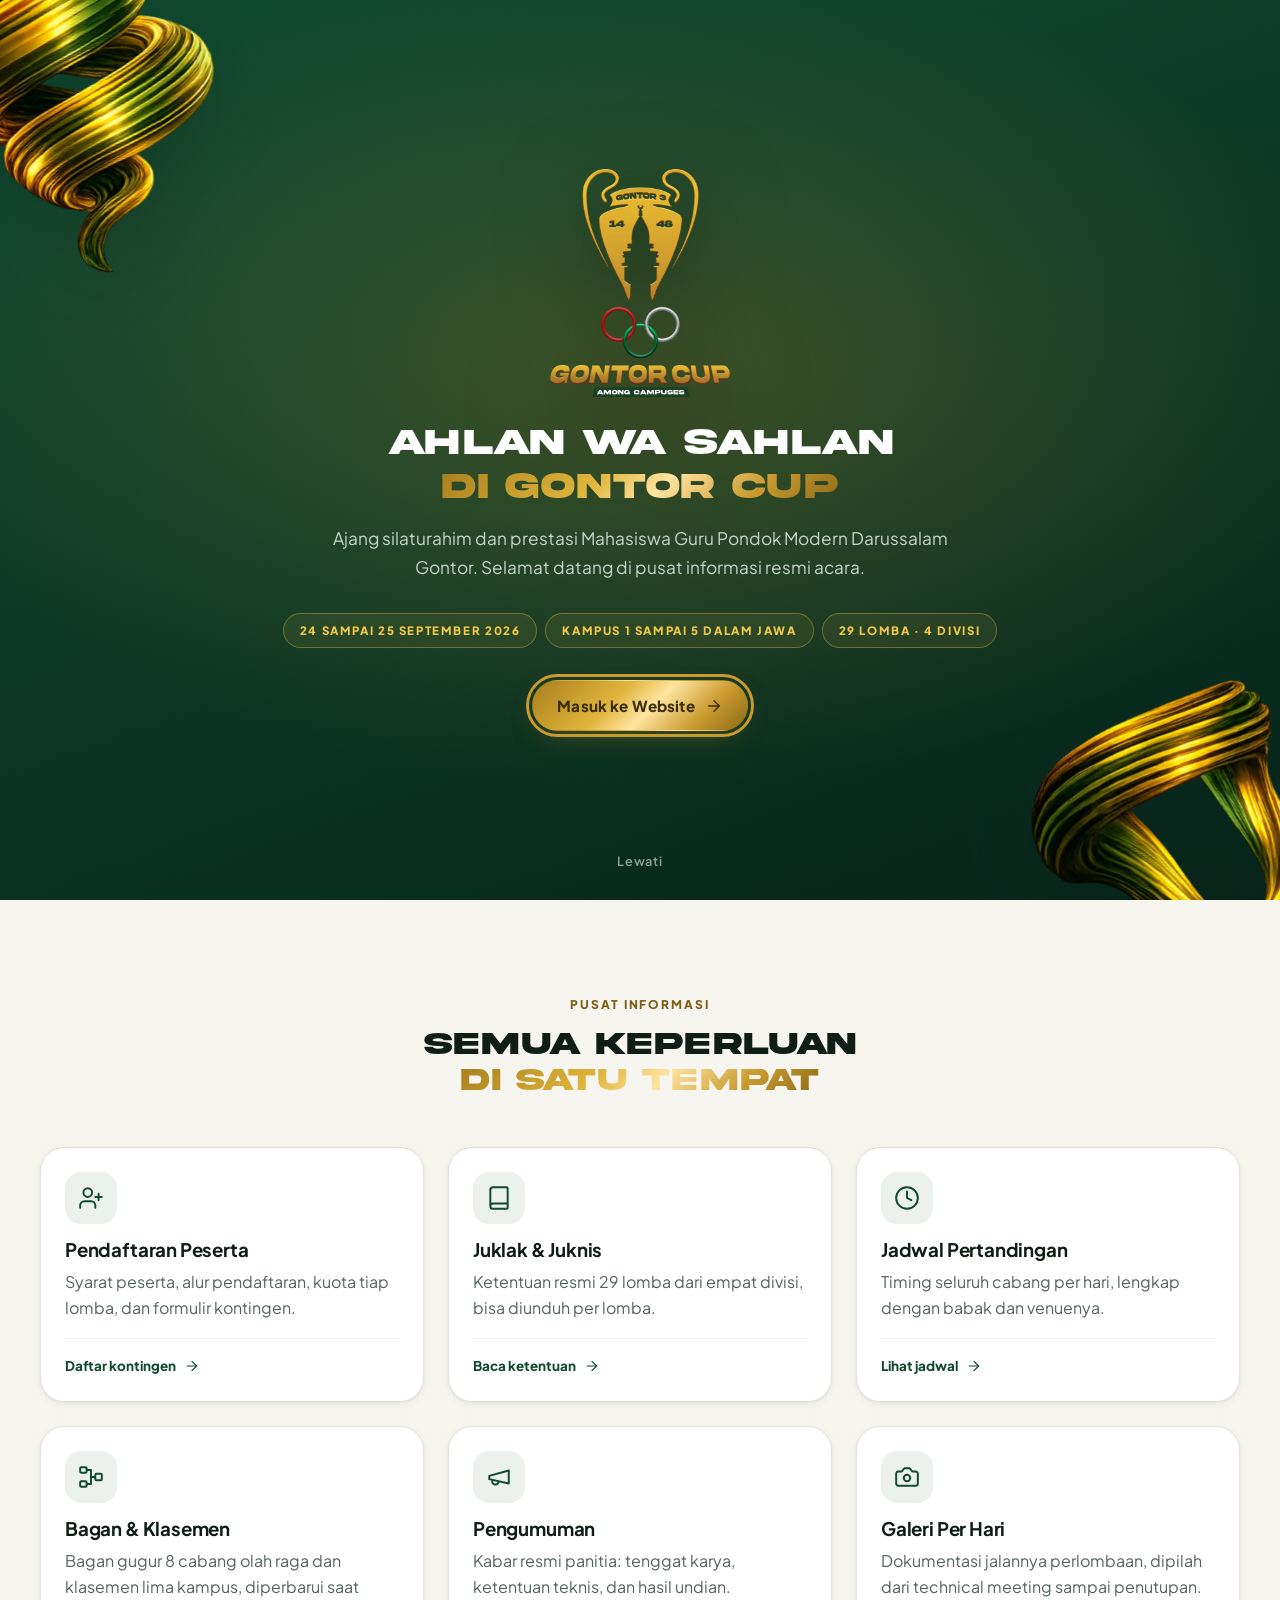
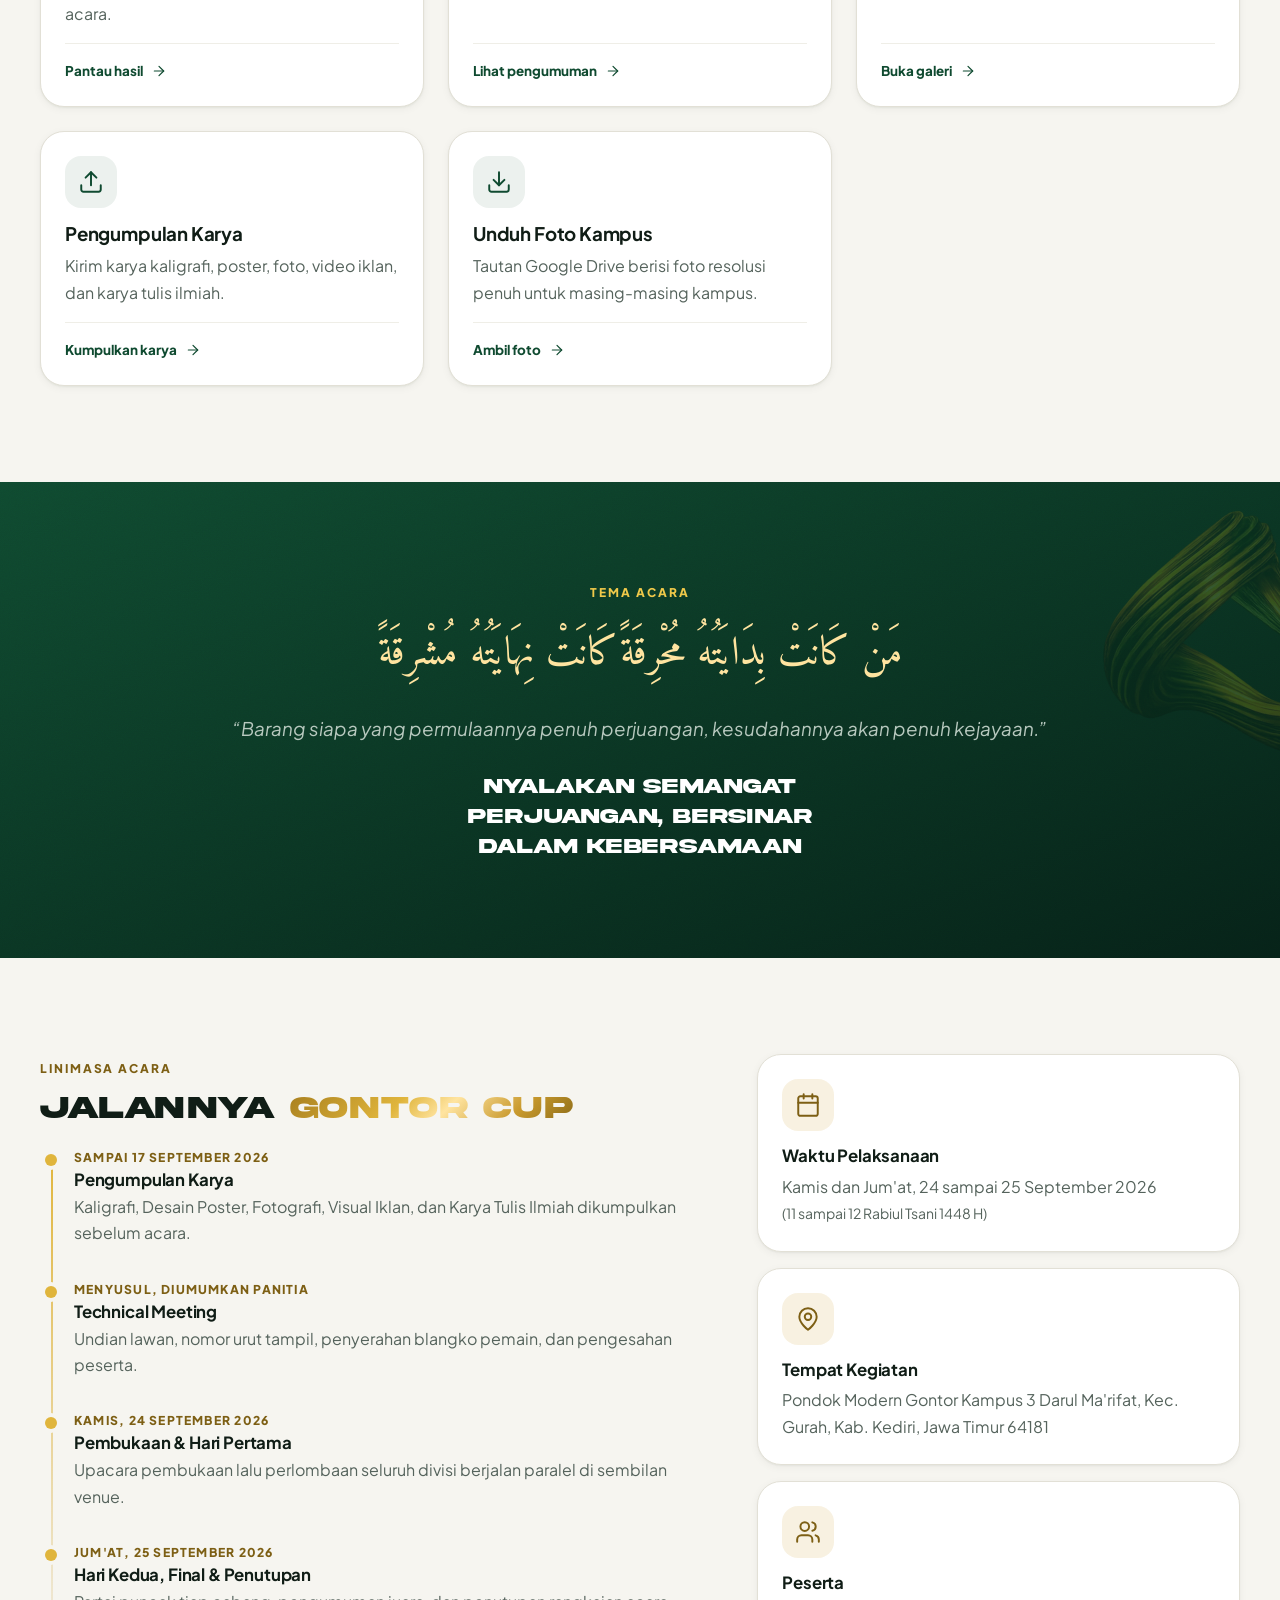
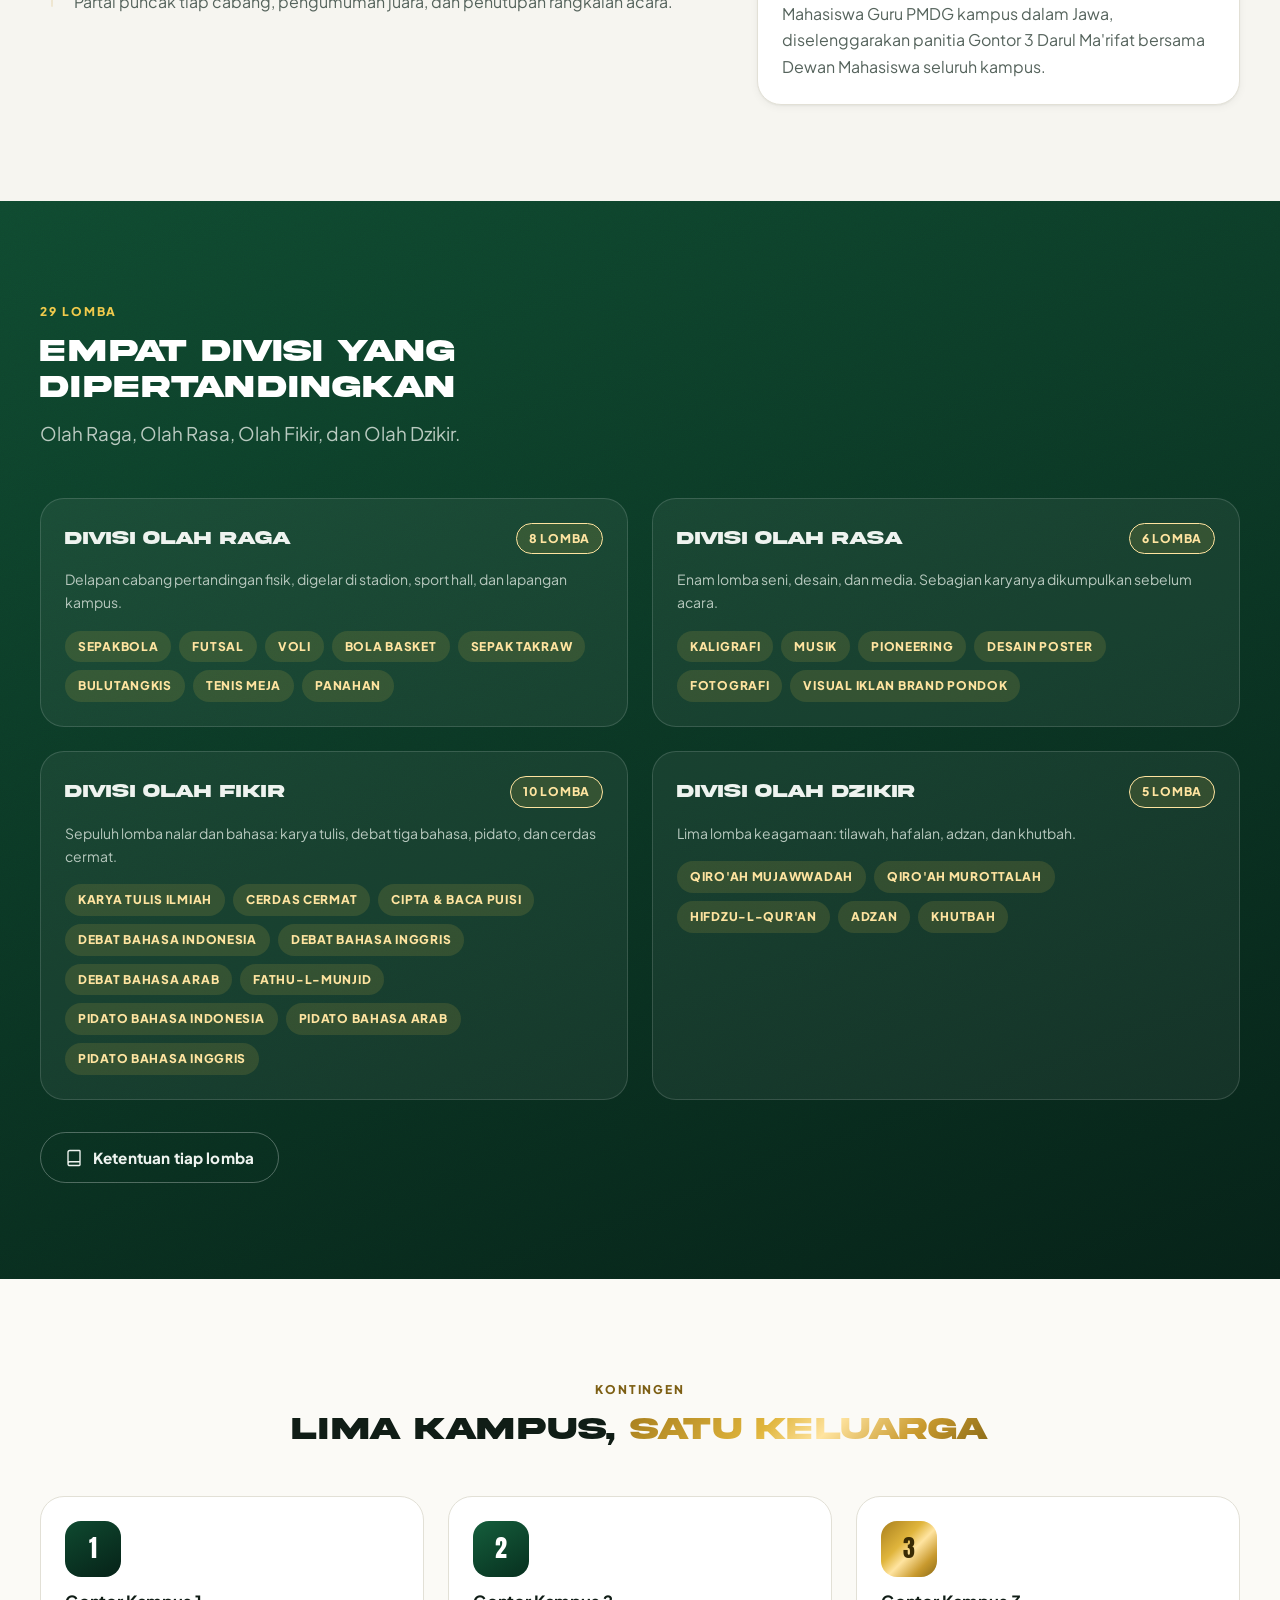
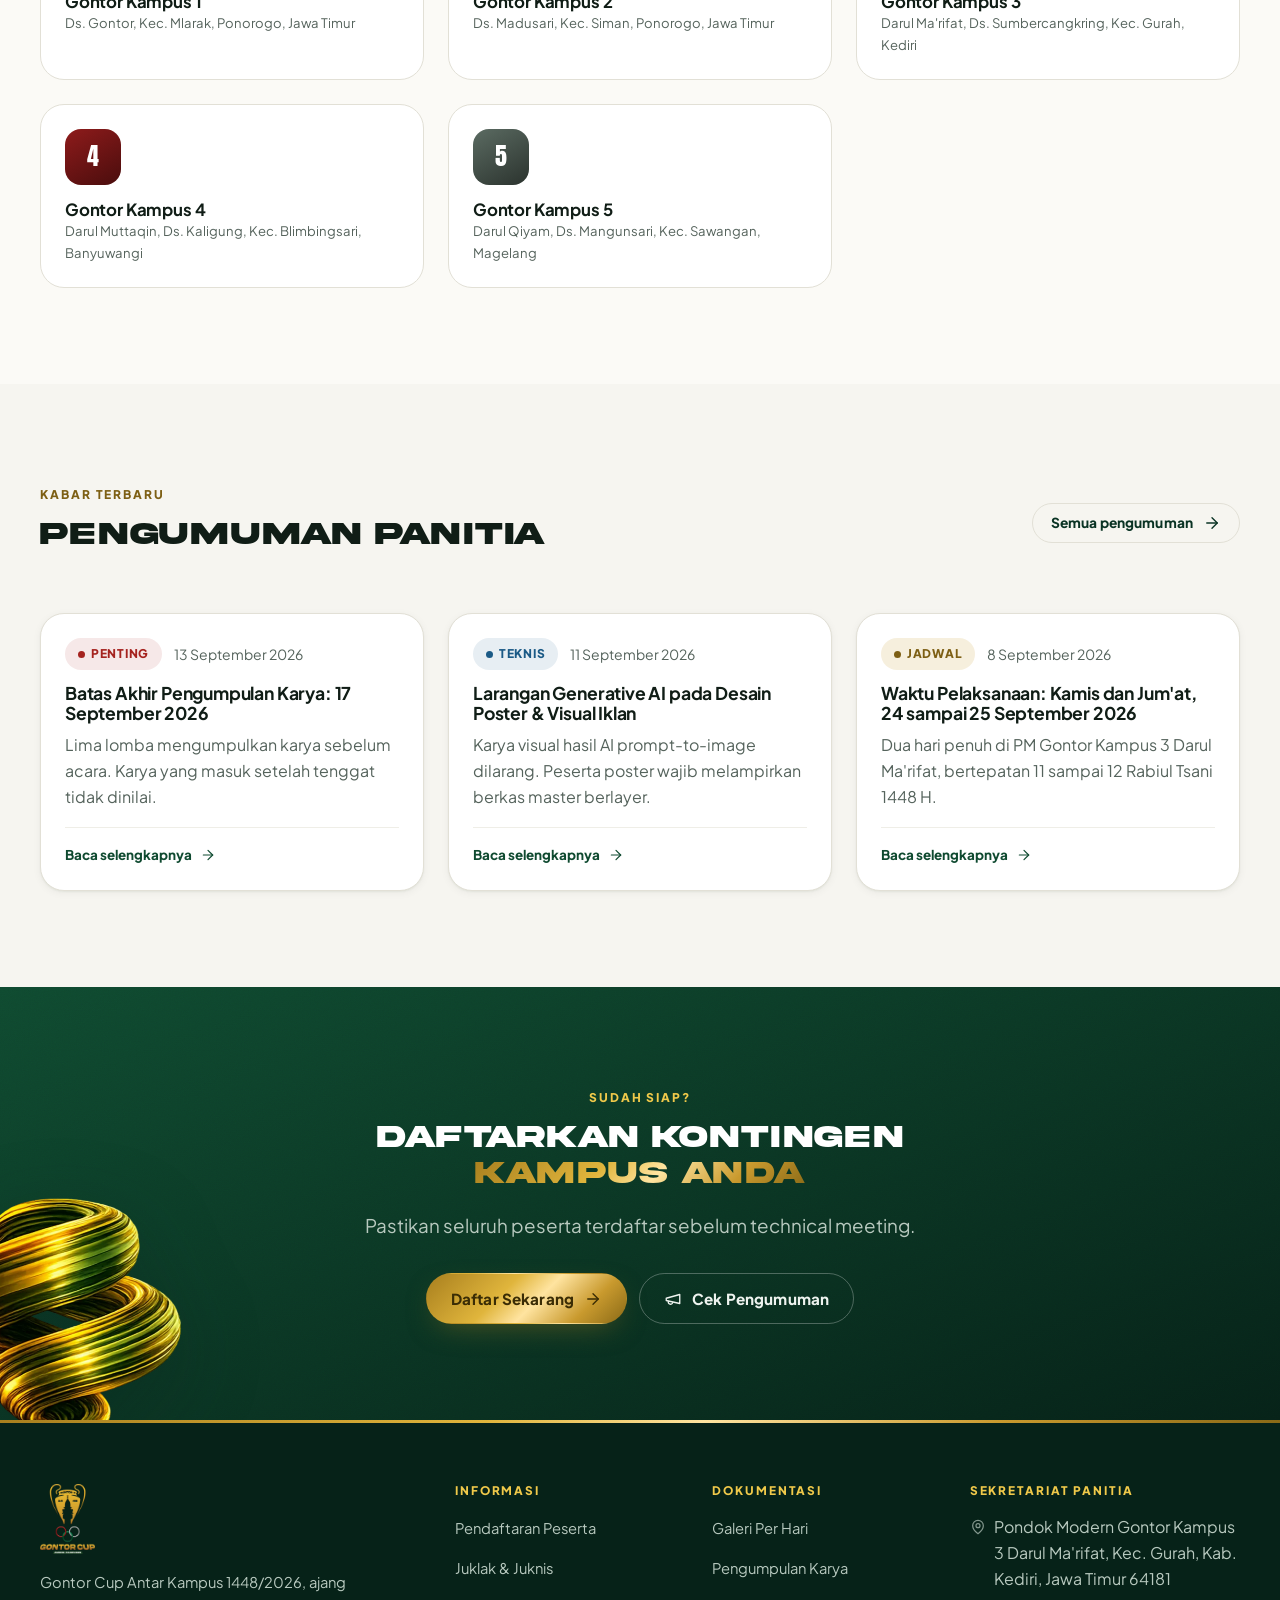
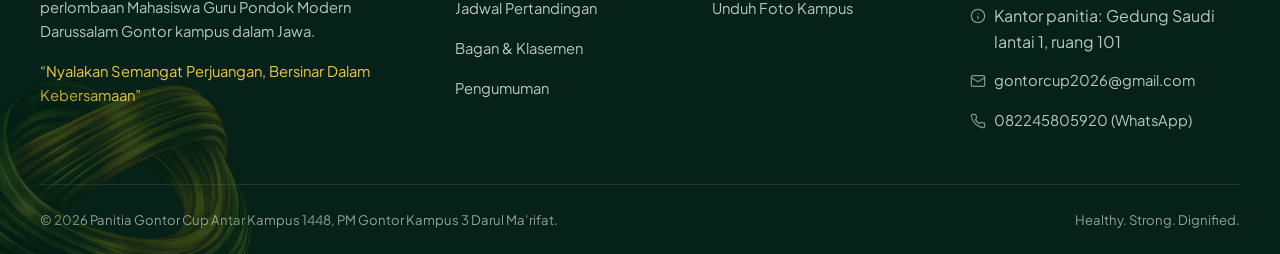
<file: index.html>
<!DOCTYPE html>
<html lang="id">
<head>
<meta charset="utf-8">
<meta name="viewport" content="width=device-width, initial-scale=1">
<title>Beranda | Gontor Cup Among Campuses</title>
<meta name="description" content="Situs resmi Gontor Cup Antar Kampus 1448/2026, dengan 29 lomba dalam empat divisi. Mahasiswa Guru PMDG kampus dalam Jawa.">
<meta name="theme-color" content="#0f4a30">
<meta property="og:title" content="Beranda | Gontor Cup">
<meta property="og:description" content="Situs resmi Gontor Cup Antar Kampus 1448/2026, dengan 29 lomba dalam empat divisi. Mahasiswa Guru PMDG kampus dalam Jawa.">
<meta property="og:type" content="website">
<meta property="og:image" content="assets/img/logo.png">
<link rel="icon" href="assets/img/favicon.png" type="image/png">
<link rel="apple-touch-icon" href="assets/img/favicon.png">
<link rel="preconnect" href="https://fonts.googleapis.com">
<link rel="preconnect" href="https://fonts.gstatic.com" crossorigin>
<link rel="stylesheet" href="https://fonts.googleapis.com/css2?family=Amiri:wght@400;700&family=Anton&family=Plus+Jakarta+Sans:wght@400;500;600;700;800&display=swap">
<link rel="stylesheet" href="assets/css/style.css">
</head>
<body data-page="index.html">
<a class="skip-link" href="#isi-utama">Lompat ke isi utama</a>

<!-- ============ JENDELA WELCOME (tampil sekali per sesi) ============ -->
<div class="welcome" id="welcome" role="dialog" aria-modal="true" aria-labelledby="welcome-judul" hidden>
  <div class="grain"></div>
  <img class="deco" src="assets/img/orn-2.webp" alt="" width="200"
       style="top:-60px;left:-70px;width:min(38vw,300px);transform:rotate(-12deg)">
  <img class="deco" src="assets/img/orn-4.webp" alt="" width="200"
       style="bottom:-80px;right:-70px;width:min(40vw,330px);transform:rotate(18deg)">

  <div class="welcome__inner">
    <img class="welcome__logo" src="assets/img/logo.webp"
         alt="Logo Gontor Cup Among Campuses" width="180" height="229">
    <h1 class="welcome__title" id="welcome-judul">Ahlan wa Sahlan<br><span class="gold-text">di Gontor Cup</span></h1>
    <p class="welcome__sub">Ajang silaturahim dan prestasi Mahasiswa Guru Pondok Modern
       Darussalam Gontor. Selamat datang di pusat informasi resmi acara.</p>
    <div class="welcome__meta">
      <span>24 sampai 25 September 2026</span>
      <span>Kampus 1 sampai 5 Dalam Jawa</span>
      <span>29 Lomba · 4 Divisi</span>
    </div>
    <div>
      <button type="button" class="btn btn--gold" data-welcome-enter data-welcome-close>
        <span class="btn__label">Masuk ke Website</span><svg viewBox="0 0 24 24" fill="none" stroke="currentColor" stroke-width="1.8" stroke-linecap="round" stroke-linejoin="round" aria-hidden="true"><path d="M5 12h14"/><path d="m12 5 7 7-7 7"/></svg>
      </button>
    </div>
  </div>

  <button type="button" class="welcome__skip" data-welcome-close>Lewati</button>
</div>

<!-- ============ HEADER ============ -->
<header class="site-header">
  <div class="wrap header-inner">
    <a class="brand" href="index.html">
      <img src="assets/img/logo.webp" alt="" width="44" height="56">
      <span class="brand__text">
        <span class="brand__name">Gontor Cup</span>
        <span class="brand__sub">Among Campuses</span>
      </span>
    </a>

    <nav class="nav" aria-label="Navigasi utama">
      <a href="index.html" aria-current="page">Beranda</a>
      <a href="pendaftaran.html">Pendaftaran</a>
      <a href="juklak.html">Juklak & Juknis</a>
      <a href="jadwal.html">Jadwal</a>
      <a href="bagan.html">Klasemen</a>
      <a href="pengumuman.html">Pengumuman</a>
      <a href="galeri.html">Galeri</a>
      <a href="karya.html">Kumpul Karya</a>
      <a href="unduh-foto.html">Unduh Foto</a>
    </nav>

    <a class="btn btn--gold btn--sm header-cta" href="pendaftaran.html">
      <span class="btn__label">Daftar Sekarang</span><svg viewBox="0 0 24 24" fill="none" stroke="currentColor" stroke-width="1.8" stroke-linecap="round" stroke-linejoin="round" aria-hidden="true"><path d="M5 12h14"/><path d="m12 5 7 7-7 7"/></svg>
    </a>

    <button type="button" class="hamburger" data-drawer-open
            aria-controls="laci" aria-expanded="false" aria-label="Buka menu navigasi">
      <svg viewBox="0 0 24 24" fill="none" stroke="currentColor" stroke-width="2" stroke-linecap="round" stroke-linejoin="round" aria-hidden="true"><path d="M4 6h16M4 12h16M4 18h16"/></svg>
    </button>
  </div>
</header>

<!-- ============ LACI NAVIGASI SELULER ============ -->
<div class="drawer" id="laci" data-open="false">
  <button type="button" class="drawer__scrim" data-drawer-close tabindex="-1" aria-label="Tutup menu"></button>
  <div class="drawer__panel" role="dialog" aria-modal="true" aria-label="Menu navigasi">
    <div class="drawer__head">
      <span class="brand__name">Menu</span>
      <button type="button" class="drawer__close" data-drawer-close aria-label="Tutup menu"><svg viewBox="0 0 24 24" fill="none" stroke="currentColor" stroke-width="2" stroke-linecap="round" stroke-linejoin="round" aria-hidden="true"><path d="M18 6 6 18M6 6l12 12"/></svg></button>
    </div>
    <nav aria-label="Navigasi seluler">
        <a href="index.html" aria-current="page"><svg viewBox="0 0 24 24" fill="none" stroke="currentColor" stroke-width="1.8" stroke-linecap="round" stroke-linejoin="round" aria-hidden="true"><path d="M6 9H4.5a2.5 2.5 0 0 1 0-5H6"/><path d="M18 9h1.5a2.5 2.5 0 0 0 0-5H18"/><path d="M4 22h16"/><path d="M10 14.66V17c0 .55-.47.98-.97 1.21C7.85 18.75 7 20.24 7 22"/><path d="M14 14.66V17c0 .55.47.98.97 1.21C16.15 18.75 17 20.24 17 22"/><path d="M18 2H6v7a6 6 0 0 0 12 0V2Z"/></svg>Beranda</a>
        <a href="pendaftaran.html"><svg viewBox="0 0 24 24" fill="none" stroke="currentColor" stroke-width="1.8" stroke-linecap="round" stroke-linejoin="round" aria-hidden="true"><path d="M16 21v-2a4 4 0 0 0-4-4H6a4 4 0 0 0-4 4v2"/><circle cx="9" cy="7" r="4"/><path d="M19 8v6M22 11h-6"/></svg>Pendaftaran</a>
        <a href="juklak.html"><svg viewBox="0 0 24 24" fill="none" stroke="currentColor" stroke-width="1.8" stroke-linecap="round" stroke-linejoin="round" aria-hidden="true"><path d="M4 19.5v-15A2.5 2.5 0 0 1 6.5 2H19a1 1 0 0 1 1 1v18a1 1 0 0 1-1 1H6.5a1 1 0 0 1 0-5H20"/></svg>Juklak & Juknis</a>
        <a href="jadwal.html"><svg viewBox="0 0 24 24" fill="none" stroke="currentColor" stroke-width="1.8" stroke-linecap="round" stroke-linejoin="round" aria-hidden="true"><circle cx="12" cy="12" r="10"/><path d="M12 6v6l4 2"/></svg>Jadwal</a>
        <a href="bagan.html"><svg viewBox="0 0 24 24" fill="none" stroke="currentColor" stroke-width="1.8" stroke-linecap="round" stroke-linejoin="round" aria-hidden="true"><rect x="2" y="3" width="6" height="5" rx="1"/><rect x="2" y="16" width="6" height="5" rx="1"/><rect x="16" y="9" width="6" height="6" rx="1"/><path d="M8 5.5h4v6.5h4"/><path d="M8 18.5h4V12"/></svg>Klasemen</a>
        <a href="pengumuman.html"><svg viewBox="0 0 24 24" fill="none" stroke="currentColor" stroke-width="1.8" stroke-linecap="round" stroke-linejoin="round" aria-hidden="true"><path d="m3 11 18-5v12L3 14v-3z"/><path d="M11.6 16.8a3 3 0 1 1-5.8-1.6"/></svg>Pengumuman</a>
        <a href="galeri.html"><svg viewBox="0 0 24 24" fill="none" stroke="currentColor" stroke-width="1.8" stroke-linecap="round" stroke-linejoin="round" aria-hidden="true"><path d="M14.5 4h-5L7 7H4a2 2 0 0 0-2 2v9a2 2 0 0 0 2 2h16a2 2 0 0 0 2-2V9a2 2 0 0 0-2-2h-3l-2.5-3z"/><circle cx="12" cy="13" r="3"/></svg>Galeri</a>
        <a href="karya.html"><svg viewBox="0 0 24 24" fill="none" stroke="currentColor" stroke-width="1.8" stroke-linecap="round" stroke-linejoin="round" aria-hidden="true"><path d="M21 15v4a2 2 0 0 1-2 2H5a2 2 0 0 1-2-2v-4"/><path d="M17 8l-5-5-5 5"/><path d="M12 3v12"/></svg>Kumpul Karya</a>
        <a href="unduh-foto.html"><svg viewBox="0 0 24 24" fill="none" stroke="currentColor" stroke-width="1.8" stroke-linecap="round" stroke-linejoin="round" aria-hidden="true"><path d="M21 15v4a2 2 0 0 1-2 2H5a2 2 0 0 1-2-2v-4"/><path d="M7 10l5 5 5-5"/><path d="M12 15V3"/></svg>Unduh Foto</a>
    </nav>
    <a class="btn btn--gold btn--block" href="pendaftaran.html">
      <span class="btn__label">Daftar Sekarang</span><svg viewBox="0 0 24 24" fill="none" stroke="currentColor" stroke-width="1.8" stroke-linecap="round" stroke-linejoin="round" aria-hidden="true"><path d="M5 12h14"/><path d="m12 5 7 7-7 7"/></svg>
    </a>
  </div>
</div>

<main id="isi-utama">

<!-- ============ HERO ============ -->
<section class="hero">
  <div class="hero__bg" style="background-image:url('assets/img/bg-hall.webp')"></div>
  <div class="grain"></div>
  <img class="deco" src="assets/img/orn-1.webp" alt="" data-parallax="0.07"
       style="top:-40px;left:-90px;width:min(34vw,300px);transform:rotate(-8deg)">
  <img class="deco" src="assets/img/orn-3.webp" alt="" data-parallax="-0.05"
       style="bottom:-90px;right:-60px;width:min(26vw,230px)">

  <div class="wrap hero__inner">
    <p class="tagline">Healthy <i></i> Strong <i></i> Dignified</p>
    <img class="hero__wordmark" src="assets/img/wordmark.webp"
         alt="Gontor Cup Among Campuses" width="580" height="104" fetchpriority="high">
    <h1 class="display" style="margin-bottom:18px">
      <span class="gold-text">1448 / 2026</span>
    </h1>
    <p class="lead">Ajang perlombaan Mahasiswa Guru Pondok Modern Darussalam Gontor kampus dalam
       Jawa. Digelar <span data-gc="hari">Kamis dan Jum'at</span>,
       <span data-gc="tanggal">24 sampai 25 September 2026</span> di
       <span data-gc="tempat">PM Gontor Kampus 3 Darul Ma'rifat, Gurah, Kediri</span>.</p>

    <div style="margin-top:36px">
      <div class="countdown" data-countdown="2026-09-24T07:00:00+07:00">
        <div class="cd-box"><b data-cd="hari" class="tnum">0</b><small>Hari</small></div>
        <div class="cd-box"><b data-cd="jam" class="tnum">00</b><small>Jam</small></div>
        <div class="cd-box"><b data-cd="menit" class="tnum">00</b><small>Menit</small></div>
        <div class="cd-box"><b data-cd="detik" class="tnum">00</b><small>Detik</small></div>
      </div>
    </div>

    <div class="hero__actions">
      <a class="btn btn--gold" href="pendaftaran.html">
        <span class="btn__label">Daftar Kontingen</span><svg viewBox="0 0 24 24" fill="none" stroke="currentColor" stroke-width="1.8" stroke-linecap="round" stroke-linejoin="round" aria-hidden="true"><path d="M5 12h14"/><path d="m12 5 7 7-7 7"/></svg>
      </a>
      <a class="btn btn--ghost" href="juklak.html"><svg viewBox="0 0 24 24" fill="none" stroke="currentColor" stroke-width="1.8" stroke-linecap="round" stroke-linejoin="round" aria-hidden="true"><path d="M4 19.5v-15A2.5 2.5 0 0 1 6.5 2H19a1 1 0 0 1 1 1v18a1 1 0 0 1-1 1H6.5a1 1 0 0 1 0-5H20"/></svg><span class="btn__label">Juklak &amp; Juknis</span></a>
    </div>
  </div>
</section>

<!-- ============ STATISTIK ============ -->
<section class="section--tight" style="padding-block:0;margin-top:-42px;position:relative;z-index:2">
  <div class="wrap">
    <div class="stats reveal">
      <div class="stat"><p class="stat__num">5</p><p class="stat__label">Kampus Dalam Jawa</p></div>
      <div class="stat"><p class="stat__num">4</p><p class="stat__label">Divisi Lomba</p></div>
      <div class="stat"><p class="stat__num">29</p><p class="stat__label">Cabang Lomba</p></div>
      <div class="stat"><p class="stat__num">2</p><p class="stat__label">Hari Pelaksanaan</p></div>
    </div>
  </div>
</section>

<!-- ============ MENU UTAMA ============ -->
<section class="section">
  <div class="wrap">
    <div class="section-head center">
      <span class="eyebrow">Pusat Informasi</span>
      <h2 class="display">Semua Keperluan<br><span class="gold-text">di Satu Tempat</span></h2>
    </div>
    <div class="grid g-3">
      <a class="card card--link reveal" href="pendaftaran.html" data-delay="0">
        <span class="card__top"></span>
        <span class="icon-badge"><svg viewBox="0 0 24 24" fill="none" stroke="currentColor" stroke-width="1.8" stroke-linecap="round" stroke-linejoin="round" aria-hidden="true"><path d="M16 21v-2a4 4 0 0 0-4-4H6a4 4 0 0 0-4 4v2"/><circle cx="9" cy="7" r="4"/><path d="M19 8v6M22 11h-6"/></svg></span>
        <h3>Pendaftaran Peserta</h3>
        <p class="muted">Syarat peserta, alur pendaftaran, kuota tiap lomba, dan formulir kontingen.</p>
        <span class="card__meta">Daftar kontingen<svg viewBox="0 0 24 24" fill="none" stroke="currentColor" stroke-width="1.8" stroke-linecap="round" stroke-linejoin="round" aria-hidden="true"><path d="M5 12h14"/><path d="m12 5 7 7-7 7"/></svg></span>
      </a>
      <a class="card card--link reveal" href="juklak.html" data-delay="70">
        <span class="card__top"></span>
        <span class="icon-badge"><svg viewBox="0 0 24 24" fill="none" stroke="currentColor" stroke-width="1.8" stroke-linecap="round" stroke-linejoin="round" aria-hidden="true"><path d="M4 19.5v-15A2.5 2.5 0 0 1 6.5 2H19a1 1 0 0 1 1 1v18a1 1 0 0 1-1 1H6.5a1 1 0 0 1 0-5H20"/></svg></span>
        <h3>Juklak &amp; Juknis</h3>
        <p class="muted">Ketentuan resmi 29 lomba dari empat divisi, bisa diunduh per lomba.</p>
        <span class="card__meta">Baca ketentuan<svg viewBox="0 0 24 24" fill="none" stroke="currentColor" stroke-width="1.8" stroke-linecap="round" stroke-linejoin="round" aria-hidden="true"><path d="M5 12h14"/><path d="m12 5 7 7-7 7"/></svg></span>
      </a>
      <a class="card card--link reveal" href="jadwal.html" data-delay="140">
        <span class="card__top"></span>
        <span class="icon-badge"><svg viewBox="0 0 24 24" fill="none" stroke="currentColor" stroke-width="1.8" stroke-linecap="round" stroke-linejoin="round" aria-hidden="true"><circle cx="12" cy="12" r="10"/><path d="M12 6v6l4 2"/></svg></span>
        <h3>Jadwal Pertandingan</h3>
        <p class="muted">Timing seluruh cabang per hari, lengkap dengan babak dan venuenya.</p>
        <span class="card__meta">Lihat jadwal<svg viewBox="0 0 24 24" fill="none" stroke="currentColor" stroke-width="1.8" stroke-linecap="round" stroke-linejoin="round" aria-hidden="true"><path d="M5 12h14"/><path d="m12 5 7 7-7 7"/></svg></span>
      </a>
      <a class="card card--link reveal" href="bagan.html" data-delay="0">
        <span class="card__top"></span>
        <span class="icon-badge"><svg viewBox="0 0 24 24" fill="none" stroke="currentColor" stroke-width="1.8" stroke-linecap="round" stroke-linejoin="round" aria-hidden="true"><rect x="2" y="3" width="6" height="5" rx="1"/><rect x="2" y="16" width="6" height="5" rx="1"/><rect x="16" y="9" width="6" height="6" rx="1"/><path d="M8 5.5h4v6.5h4"/><path d="M8 18.5h4V12"/></svg></span>
        <h3>Bagan &amp; Klasemen</h3>
        <p class="muted">Bagan gugur 8 cabang olah raga dan klasemen lima kampus, diperbarui saat acara.</p>
        <span class="card__meta">Pantau hasil<svg viewBox="0 0 24 24" fill="none" stroke="currentColor" stroke-width="1.8" stroke-linecap="round" stroke-linejoin="round" aria-hidden="true"><path d="M5 12h14"/><path d="m12 5 7 7-7 7"/></svg></span>
      </a>
      <a class="card card--link reveal" href="pengumuman.html" data-delay="70">
        <span class="card__top"></span>
        <span class="icon-badge"><svg viewBox="0 0 24 24" fill="none" stroke="currentColor" stroke-width="1.8" stroke-linecap="round" stroke-linejoin="round" aria-hidden="true"><path d="m3 11 18-5v12L3 14v-3z"/><path d="M11.6 16.8a3 3 0 1 1-5.8-1.6"/></svg></span>
        <h3>Pengumuman</h3>
        <p class="muted">Kabar resmi panitia: tenggat karya, ketentuan teknis, dan hasil undian.</p>
        <span class="card__meta">Lihat pengumuman<svg viewBox="0 0 24 24" fill="none" stroke="currentColor" stroke-width="1.8" stroke-linecap="round" stroke-linejoin="round" aria-hidden="true"><path d="M5 12h14"/><path d="m12 5 7 7-7 7"/></svg></span>
      </a>
      <a class="card card--link reveal" href="galeri.html" data-delay="140">
        <span class="card__top"></span>
        <span class="icon-badge"><svg viewBox="0 0 24 24" fill="none" stroke="currentColor" stroke-width="1.8" stroke-linecap="round" stroke-linejoin="round" aria-hidden="true"><path d="M14.5 4h-5L7 7H4a2 2 0 0 0-2 2v9a2 2 0 0 0 2 2h16a2 2 0 0 0 2-2V9a2 2 0 0 0-2-2h-3l-2.5-3z"/><circle cx="12" cy="13" r="3"/></svg></span>
        <h3>Galeri Per Hari</h3>
        <p class="muted">Dokumentasi jalannya perlombaan, dipilah dari technical meeting sampai penutupan.</p>
        <span class="card__meta">Buka galeri<svg viewBox="0 0 24 24" fill="none" stroke="currentColor" stroke-width="1.8" stroke-linecap="round" stroke-linejoin="round" aria-hidden="true"><path d="M5 12h14"/><path d="m12 5 7 7-7 7"/></svg></span>
      </a>
      <a class="card card--link reveal" href="karya.html" data-delay="0">
        <span class="card__top"></span>
        <span class="icon-badge"><svg viewBox="0 0 24 24" fill="none" stroke="currentColor" stroke-width="1.8" stroke-linecap="round" stroke-linejoin="round" aria-hidden="true"><path d="M21 15v4a2 2 0 0 1-2 2H5a2 2 0 0 1-2-2v-4"/><path d="M17 8l-5-5-5 5"/><path d="M12 3v12"/></svg></span>
        <h3>Pengumpulan Karya</h3>
        <p class="muted">Kirim karya kaligrafi, poster, foto, video iklan, dan karya tulis ilmiah.</p>
        <span class="card__meta">Kumpulkan karya<svg viewBox="0 0 24 24" fill="none" stroke="currentColor" stroke-width="1.8" stroke-linecap="round" stroke-linejoin="round" aria-hidden="true"><path d="M5 12h14"/><path d="m12 5 7 7-7 7"/></svg></span>
      </a>
      <a class="card card--link reveal" href="unduh-foto.html" data-delay="70">
        <span class="card__top"></span>
        <span class="icon-badge"><svg viewBox="0 0 24 24" fill="none" stroke="currentColor" stroke-width="1.8" stroke-linecap="round" stroke-linejoin="round" aria-hidden="true"><path d="M21 15v4a2 2 0 0 1-2 2H5a2 2 0 0 1-2-2v-4"/><path d="M7 10l5 5 5-5"/><path d="M12 15V3"/></svg></span>
        <h3>Unduh Foto Kampus</h3>
        <p class="muted">Tautan Google Drive berisi foto resolusi penuh untuk masing-masing kampus.</p>
        <span class="card__meta">Ambil foto<svg viewBox="0 0 24 24" fill="none" stroke="currentColor" stroke-width="1.8" stroke-linecap="round" stroke-linejoin="round" aria-hidden="true"><path d="M5 12h14"/><path d="m12 5 7 7-7 7"/></svg></span>
      </a>
    </div>
  </div>
</section>

<!-- ============ TEMA & MOTO ============ -->
<section class="section section--dark">
  <div class="grain"></div>
  <img class="deco deco--soft" src="assets/img/orn-4.webp" alt=""
       style="top:20px;right:-90px;width:min(30vw,280px)">
  <div class="wrap center" style="position:relative;z-index:1">
    <span class="eyebrow" style="display:inline-flex;justify-content:center">Tema Acara</span>
    <p class="arab arab--besar" lang="ar" dir="rtl"
       style="color:var(--gold-200);margin:0 auto 20px">مَنْ كَانَتْ بِدَايَتُهُ مُحْرِقَةً كَانَتْ نِهَايَتُهُ مُشْرِقَةً</p>
    <p class="lead" style="margin:0 auto 28px;font-style:italic">&ldquo;Barang siapa yang permulaannya penuh perjuangan, kesudahannya akan penuh kejayaan.&rdquo;</p>
    <p class="display" style="font-size:clamp(.85rem,1.9vw,1.25rem);color:#fff;max-width:26ch;
              margin:0 auto;line-height:1.5">Nyalakan Semangat Perjuangan, Bersinar Dalam Kebersamaan</p>
  </div>
</section>

<!-- ============ AGENDA ============ -->
<section class="section">
  <div class="wrap">
    <div class="split">
      <div>
        <span class="eyebrow">Linimasa Acara</span>
        <h2 class="display" style="margin-bottom:20px">Jalannya <span class="gold-text">Gontor Cup</span></h2>
        <ol class="timeline">
        <li class="tl-item">
          <p class="tl-date">Sampai 17 September 2026</p>
          <h4>Pengumpulan Karya</h4>
          <p class="muted">Kaligrafi, Desain Poster, Fotografi, Visual Iklan, dan Karya Tulis Ilmiah dikumpulkan sebelum acara.</p>
        </li>
        <li class="tl-item">
          <p class="tl-date"><span data-gc="technical_meeting">Menyusul, diumumkan panitia</span></p>
          <h4>Technical Meeting</h4>
          <p class="muted">Undian lawan, nomor urut tampil, penyerahan blangko pemain, dan pengesahan peserta.</p>
        </li>
        <li class="tl-item">
          <p class="tl-date">Kamis, 24 September 2026</p>
          <h4>Pembukaan &amp; Hari Pertama</h4>
          <p class="muted">Upacara pembukaan lalu perlombaan seluruh divisi berjalan paralel di sembilan venue.</p>
        </li>
        <li class="tl-item">
          <p class="tl-date">Jum'at, 25 September 2026</p>
          <h4>Hari Kedua, Final &amp; Penutupan</h4>
          <p class="muted">Partai puncak tiap cabang, pengumuman juara, dan penutupan rangkaian acara.</p>
        </li>
        </ol>
      </div>
      <div class="stack">
        <div class="card">
          <span class="icon-badge icon-badge--gold"><svg viewBox="0 0 24 24" fill="none" stroke="currentColor" stroke-width="1.8" stroke-linecap="round" stroke-linejoin="round" aria-hidden="true"><rect x="3" y="4" width="18" height="18" rx="2"/><path d="M16 2v4M8 2v4M3 10h18"/></svg></span>
          <h3 style="font-size:1.05rem">Waktu Pelaksanaan</h3>
          <p class="muted" style="margin:0"><span data-gc="hari">Kamis dan Jum'at</span>,
             <span data-gc="tanggal">24 sampai 25 September 2026</span><br>
             <span class="small">(<span data-gc="tanggal_hijriah">11 sampai 12 Rabiul Tsani 1448 H</span>)</span></p>
        </div>
        <div class="card">
          <span class="icon-badge icon-badge--gold"><svg viewBox="0 0 24 24" fill="none" stroke="currentColor" stroke-width="1.8" stroke-linecap="round" stroke-linejoin="round" aria-hidden="true"><path d="M20 10c0 6-8 12-8 12s-8-6-8-12a8 8 0 0 1 16 0Z"/><circle cx="12" cy="10" r="3"/></svg></span>
          <h3 style="font-size:1.05rem">Tempat Kegiatan</h3>
          <p class="muted" style="margin:0" data-gc="tempat_panjang">Pondok Modern Gontor Kampus 3 Darul Ma'rifat, Kec. Gurah, Kab. Kediri, Jawa Timur 64181</p>
        </div>
        <div class="card">
          <span class="icon-badge icon-badge--gold"><svg viewBox="0 0 24 24" fill="none" stroke="currentColor" stroke-width="1.8" stroke-linecap="round" stroke-linejoin="round" aria-hidden="true"><path d="M16 21v-2a4 4 0 0 0-4-4H6a4 4 0 0 0-4 4v2"/><circle cx="9" cy="7" r="4"/><path d="M22 21v-2a4 4 0 0 0-3-3.9"/><path d="M16 3.1a4 4 0 0 1 0 7.8"/></svg></span>
          <h3 style="font-size:1.05rem">Peserta</h3>
          <p class="muted" style="margin:0">Mahasiswa Guru PMDG kampus dalam Jawa,
             diselenggarakan panitia Gontor 3 Darul Ma'rifat bersama Dewan Mahasiswa seluruh kampus.</p>
        </div>
      </div>
    </div>
  </div>
</section>

<!-- ============ DIVISI & LOMBA ============ -->
<section class="section section--dark">
  <div class="grain"></div>
  <div class="wrap">
    <div class="section-head">
      <span class="eyebrow">29 Lomba</span>
      <h2 class="display" style="color:#fff">Empat Divisi yang Dipertandingkan</h2>
      <p class="lead">Olah Raga, Olah Rasa, Olah Fikir, dan Olah Dzikir.</p>
    </div>
    <div class="grid g-2">
      <div class="card card--dark reveal">
        <div class="between" style="margin-bottom:14px">
          <h3 class="display" style="margin:0">Divisi Olah Raga</h3>
          <span class="badge badge--outline">8 lomba</span>
        </div>
        <p class="muted small" style="margin-bottom:16px">Delapan cabang pertandingan fisik, digelar di stadion, sport hall, dan lapangan kampus.</p>
        <div class="row" style="gap:8px"><span class="badge badge--gold">Sepakbola</span><span class="badge badge--gold">Futsal</span><span class="badge badge--gold">Voli</span><span class="badge badge--gold">Bola Basket</span><span class="badge badge--gold">Sepak Takraw</span><span class="badge badge--gold">Bulutangkis</span><span class="badge badge--gold">Tenis Meja</span><span class="badge badge--gold">Panahan</span></div>
      </div>
      <div class="card card--dark reveal">
        <div class="between" style="margin-bottom:14px">
          <h3 class="display" style="margin:0">Divisi Olah Rasa</h3>
          <span class="badge badge--outline">6 lomba</span>
        </div>
        <p class="muted small" style="margin-bottom:16px">Enam lomba seni, desain, dan media. Sebagian karyanya dikumpulkan sebelum acara.</p>
        <div class="row" style="gap:8px"><span class="badge badge--gold">Kaligrafi</span><span class="badge badge--gold">Musik</span><span class="badge badge--gold">Pioneering</span><span class="badge badge--gold">Desain Poster</span><span class="badge badge--gold">Fotografi</span><span class="badge badge--gold">Visual Iklan Brand Pondok</span></div>
      </div>
      <div class="card card--dark reveal">
        <div class="between" style="margin-bottom:14px">
          <h3 class="display" style="margin:0">Divisi Olah Fikir</h3>
          <span class="badge badge--outline">10 lomba</span>
        </div>
        <p class="muted small" style="margin-bottom:16px">Sepuluh lomba nalar dan bahasa: karya tulis, debat tiga bahasa, pidato, dan cerdas cermat.</p>
        <div class="row" style="gap:8px"><span class="badge badge--gold">Karya Tulis Ilmiah</span><span class="badge badge--gold">Cerdas Cermat</span><span class="badge badge--gold">Cipta & Baca Puisi</span><span class="badge badge--gold">Debat Bahasa Indonesia</span><span class="badge badge--gold">Debat Bahasa Inggris</span><span class="badge badge--gold">Debat Bahasa Arab</span><span class="badge badge--gold">Fathu-l-Munjid</span><span class="badge badge--gold">Pidato Bahasa Indonesia</span><span class="badge badge--gold">Pidato Bahasa Arab</span><span class="badge badge--gold">Pidato Bahasa Inggris</span></div>
      </div>
      <div class="card card--dark reveal">
        <div class="between" style="margin-bottom:14px">
          <h3 class="display" style="margin:0">Divisi Olah Dzikir</h3>
          <span class="badge badge--outline">5 lomba</span>
        </div>
        <p class="muted small" style="margin-bottom:16px">Lima lomba keagamaan: tilawah, hafalan, adzan, dan khutbah.</p>
        <div class="row" style="gap:8px"><span class="badge badge--gold">Qiro'ah Mujawwadah</span><span class="badge badge--gold">Qiro'ah Murottalah</span><span class="badge badge--gold">Hifdzu-l-Qur'an</span><span class="badge badge--gold">Adzan</span><span class="badge badge--gold">Khutbah</span></div>
      </div>
    </div>
    <div style="margin-top:32px">
      <a class="btn btn--ghost" href="juklak.html"><svg viewBox="0 0 24 24" fill="none" stroke="currentColor" stroke-width="1.8" stroke-linecap="round" stroke-linejoin="round" aria-hidden="true"><path d="M4 19.5v-15A2.5 2.5 0 0 1 6.5 2H19a1 1 0 0 1 1 1v18a1 1 0 0 1-1 1H6.5a1 1 0 0 1 0-5H20"/></svg><span class="btn__label">Ketentuan tiap lomba</span></a>
    </div>
  </div>
</section>

<!-- ============ KAMPUS PESERTA ============ -->
<section class="section section--paper2">
  <div class="wrap">
    <div class="section-head center">
      <span class="eyebrow">Kontingen</span>
      <h2 class="display">Lima Kampus, <span class="gold-text">Satu Keluarga</span></h2>
    </div>
    <div class="grid g-3">
      <div class="campus campus--1 reveal">
        <span class="campus__mark">1</span>
        <div>
          <h3 style="font-size:1.05rem">Gontor Kampus 1</h3>
          <p class="campus__loc">Ds. Gontor, Kec. Mlarak, Ponorogo, Jawa Timur</p>
        </div>
      </div>
      <div class="campus campus--2 reveal">
        <span class="campus__mark">2</span>
        <div>
          <h3 style="font-size:1.05rem">Gontor Kampus 2</h3>
          <p class="campus__loc">Ds. Madusari, Kec. Siman, Ponorogo, Jawa Timur</p>
        </div>
      </div>
      <div class="campus campus--3 reveal">
        <span class="campus__mark">3</span>
        <div>
          <h3 style="font-size:1.05rem">Gontor Kampus 3</h3>
          <p class="campus__loc">Darul Ma'rifat, Ds. Sumbercangkring, Kec. Gurah, Kediri</p>
        </div>
      </div>
      <div class="campus campus--4 reveal">
        <span class="campus__mark">4</span>
        <div>
          <h3 style="font-size:1.05rem">Gontor Kampus 4</h3>
          <p class="campus__loc">Darul Muttaqin, Ds. Kaligung, Kec. Blimbingsari, Banyuwangi</p>
        </div>
      </div>
      <div class="campus campus--5 reveal">
        <span class="campus__mark">5</span>
        <div>
          <h3 style="font-size:1.05rem">Gontor Kampus 5</h3>
          <p class="campus__loc">Darul Qiyam, Ds. Mangunsari, Kec. Sawangan, Magelang</p>
        </div>
      </div>
    </div>
  </div>
</section>

<!-- ============ PENGUMUMAN TERBARU ============ -->
<section class="section">
  <div class="wrap">
    <div class="between section-head" style="max-width:none">
      <div style="max-width:56ch">
        <span class="eyebrow">Kabar Terbaru</span>
        <h2 class="display">Pengumuman Panitia</h2>
      </div>
      <a class="btn btn--ghost btn--sm" href="pengumuman.html">
        <span class="btn__label">Semua pengumuman</span><svg viewBox="0 0 24 24" fill="none" stroke="currentColor" stroke-width="1.8" stroke-linecap="round" stroke-linejoin="round" aria-hidden="true"><path d="M5 12h14"/><path d="m12 5 7 7-7 7"/></svg>
      </a>
    </div>
    <div class="grid g-3" id="pengumuman-ringkas">
      <a class="card card--link reveal" href="pengumuman.html">
        <span class="card__top"></span>
        <div class="row" style="margin-bottom:14px">
          <span class="badge badge--danger"><span class="badge-dot"></span>Penting</span>
          <span class="small muted">13 September 2026</span>
        </div>
        <h3 style="font-size:1.1rem">Batas Akhir Pengumpulan Karya: 17 September 2026</h3>
        <p class="muted">Lima lomba mengumpulkan karya sebelum acara. Karya yang masuk setelah tenggat tidak dinilai.</p>
        <span class="card__meta">Baca selengkapnya<svg viewBox="0 0 24 24" fill="none" stroke="currentColor" stroke-width="1.8" stroke-linecap="round" stroke-linejoin="round" aria-hidden="true"><path d="M5 12h14"/><path d="m12 5 7 7-7 7"/></svg></span>
      </a>
      <a class="card card--link reveal" href="pengumuman.html">
        <span class="card__top"></span>
        <div class="row" style="margin-bottom:14px">
          <span class="badge badge--info"><span class="badge-dot"></span>Teknis</span>
          <span class="small muted">11 September 2026</span>
        </div>
        <h3 style="font-size:1.1rem">Larangan Generative AI pada Desain Poster &amp; Visual Iklan</h3>
        <p class="muted">Karya visual hasil AI prompt-to-image dilarang. Peserta poster wajib melampirkan berkas master berlayer.</p>
        <span class="card__meta">Baca selengkapnya<svg viewBox="0 0 24 24" fill="none" stroke="currentColor" stroke-width="1.8" stroke-linecap="round" stroke-linejoin="round" aria-hidden="true"><path d="M5 12h14"/><path d="m12 5 7 7-7 7"/></svg></span>
      </a>
      <a class="card card--link reveal" href="pengumuman.html">
        <span class="card__top"></span>
        <div class="row" style="margin-bottom:14px">
          <span class="badge badge--gold"><span class="badge-dot"></span>Jadwal</span>
          <span class="small muted">8 September 2026</span>
        </div>
        <h3 style="font-size:1.1rem">Waktu Pelaksanaan: Kamis dan Jum'at, 24 sampai 25 September 2026</h3>
        <p class="muted">Dua hari penuh di PM Gontor Kampus 3 Darul Ma'rifat, bertepatan 11 sampai 12 Rabiul Tsani 1448 H.</p>
        <span class="card__meta">Baca selengkapnya<svg viewBox="0 0 24 24" fill="none" stroke="currentColor" stroke-width="1.8" stroke-linecap="round" stroke-linejoin="round" aria-hidden="true"><path d="M5 12h14"/><path d="m12 5 7 7-7 7"/></svg></span>
      </a>
    </div>
  </div>
</section>

<!-- ============ AJAKAN AKHIR ============ -->
<section class="section section--dark">
  <div class="grain"></div>
  <img class="deco" src="assets/img/orn-2.webp" alt="" data-parallax="0.04"
       style="bottom:-70px;left:-70px;width:min(28vw,260px)">
  <div class="wrap center" style="position:relative;z-index:1">
    <span class="eyebrow" style="justify-content:center;display:inline-flex">Sudah Siap?</span>
    <h2 class="display" style="color:#fff;max-width:20ch;margin-inline:auto">
      Daftarkan Kontingen <span class="gold-text">Kampus Anda</span>
    </h2>
    <p class="lead" style="margin:18px auto 32px">Pastikan seluruh peserta terdaftar sebelum
       technical meeting.</p>
    <div class="row" style="justify-content:center">
      <a class="btn btn--gold" href="pendaftaran.html">
        <span class="btn__label">Daftar Sekarang</span><svg viewBox="0 0 24 24" fill="none" stroke="currentColor" stroke-width="1.8" stroke-linecap="round" stroke-linejoin="round" aria-hidden="true"><path d="M5 12h14"/><path d="m12 5 7 7-7 7"/></svg>
      </a>
      <a class="btn btn--ghost" href="pengumuman.html"><svg viewBox="0 0 24 24" fill="none" stroke="currentColor" stroke-width="1.8" stroke-linecap="round" stroke-linejoin="round" aria-hidden="true"><path d="m3 11 18-5v12L3 14v-3z"/><path d="M11.6 16.8a3 3 0 1 1-5.8-1.6"/></svg><span class="btn__label">Cek Pengumuman</span></a>
    </div>
  </div>
</section>

</main>

<!-- ============ FOOTER ============ -->
<footer class="site-footer">
  <img class="deco deco--soft" src="assets/img/orn-5.webp" alt=""
       style="bottom:-40px;left:-60px;width:min(40vw,320px)">
  <div class="wrap">
    <div class="footer-grid">
      <div class="footer-brand">
        <img src="assets/img/logo.webp" alt="Logo Gontor Cup" width="70" height="89">
        <p>Gontor Cup Antar Kampus 1448/2026, ajang perlombaan Mahasiswa Guru
           Pondok Modern Darussalam Gontor kampus dalam Jawa.</p>
        <p class="small" style="margin-top:12px;color:var(--gold-300)">&ldquo;Nyalakan Semangat Perjuangan, Bersinar Dalam Kebersamaan&rdquo;</p>
      </div>
      <div>
        <h4>Informasi</h4>
        <ul>
          <li><a href="pendaftaran.html">Pendaftaran Peserta</a></li>
          <li><a href="juklak.html">Juklak &amp; Juknis</a></li>
          <li><a href="jadwal.html">Jadwal Pertandingan</a></li>
          <li><a href="bagan.html">Bagan &amp; Klasemen</a></li>
          <li><a href="pengumuman.html">Pengumuman</a></li>
        </ul>
      </div>
      <div>
        <h4>Dokumentasi</h4>
        <ul>
          <li><a href="galeri.html">Galeri Per Hari</a></li>
          <li><a href="karya.html">Pengumpulan Karya</a></li>
          <li><a href="unduh-foto.html">Unduh Foto Kampus</a></li>
        </ul>
      </div>
      <div>
        <h4>Sekretariat Panitia</h4>
        <ul>
          <li><svg viewBox="0 0 24 24" fill="none" stroke="currentColor" stroke-width="1.8" stroke-linecap="round" stroke-linejoin="round" aria-hidden="true"><path d="M20 10c0 6-8 12-8 12s-8-6-8-12a8 8 0 0 1 16 0Z"/><circle cx="12" cy="10" r="3"/></svg><span>Pondok Modern Gontor Kampus 3 Darul Ma'rifat, Kec. Gurah, Kab. Kediri, Jawa Timur 64181</span></li>
          <li><svg viewBox="0 0 24 24" fill="none" stroke="currentColor" stroke-width="1.8" stroke-linecap="round" stroke-linejoin="round" aria-hidden="true"><circle cx="12" cy="12" r="10"/><path d="M12 16v-4M12 8h.01"/></svg><span>Kantor panitia: Gedung Saudi lantai 1, ruang 101</span></li>
          <li><a href="mailto:gontorcup2026@gmail.com"><svg viewBox="0 0 24 24" fill="none" stroke="currentColor" stroke-width="1.8" stroke-linecap="round" stroke-linejoin="round" aria-hidden="true"><rect x="2" y="4" width="20" height="16" rx="2"/><path d="m22 7-10 6L2 7"/></svg>gontorcup2026@gmail.com</a></li>
          <li><a href="https://wa.me/6282245805920" target="_blank" rel="noopener noreferrer"><svg viewBox="0 0 24 24" fill="none" stroke="currentColor" stroke-width="1.8" stroke-linecap="round" stroke-linejoin="round" aria-hidden="true"><path d="M22 16.9v3a2 2 0 0 1-2.2 2 19.8 19.8 0 0 1-8.6-3.1 19.5 19.5 0 0 1-6-6A19.8 19.8 0 0 1 2.1 4.2 2 2 0 0 1 4.1 2h3a2 2 0 0 1 2 1.7c.1 1 .4 1.9.7 2.8a2 2 0 0 1-.5 2.1L8.1 9.9a16 16 0 0 0 6 6l1.3-1.2a2 2 0 0 1 2.1-.5c.9.3 1.8.6 2.8.7a2 2 0 0 1 1.7 2Z"/></svg>082245805920 (WhatsApp)</a></li>
        </ul>
      </div>
    </div>
    <div class="footer-bottom">
      <p>&copy; 2026 Panitia Gontor Cup Antar Kampus 1448, PM Gontor Kampus 3 Darul Ma’rifat.</p>
      <p>Healthy. Strong. Dignified.</p>
    </div>
  </div>
</footer>

<!-- config.js: satu-satunya tempat URL Apps Script diisi.
     konten.js hanya MENIMPA bagian yang sudah diubah panitia lewat /admin;
     tanpa sambungan, isi bawaan di HTML inilah yang tampil. -->
<script src="assets/js/config.js"></script>
<script src="assets/js/api.js"></script>
<script src="assets/js/main.js" defer></script>
<script src="assets/js/konten.js" defer></script>
</body>
</html>
</file>
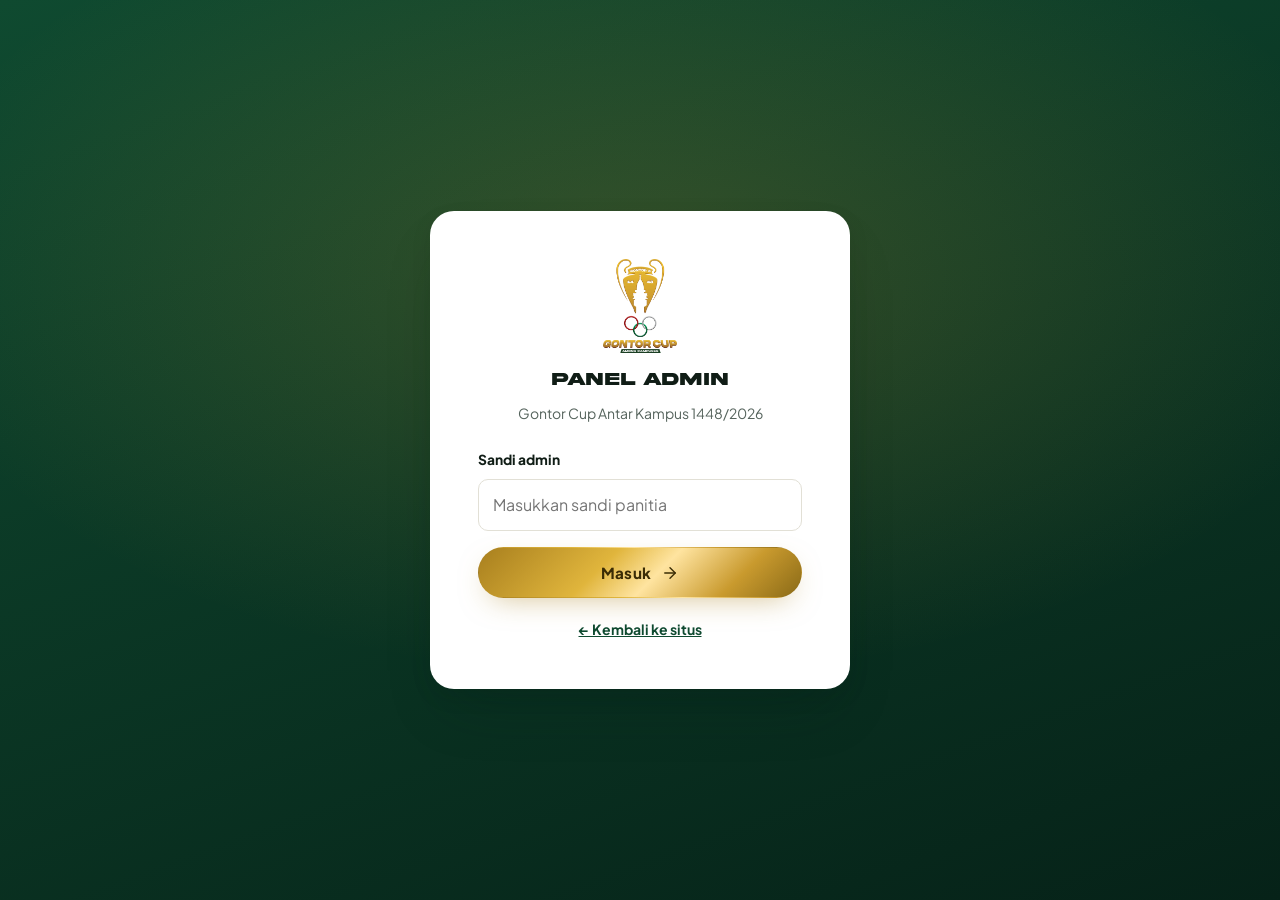
<file: admin/index.html>
<!DOCTYPE html>
<html lang="id">
<head>
<meta charset="utf-8">
<meta name="viewport" content="width=device-width, initial-scale=1">
<title>Admin | Gontor Cup Antar Kampus 1448/2026</title>
<meta name="robots" content="noindex, nofollow">
<meta name="theme-color" content="#062218">
<link rel="icon" href="../assets/img/favicon.png" type="image/png">
<link rel="preconnect" href="https://fonts.googleapis.com">
<link rel="preconnect" href="https://fonts.gstatic.com" crossorigin>
<link rel="stylesheet" href="https://fonts.googleapis.com/css2?family=Amiri:wght@400;700&family=Anton&family=Plus+Jakarta+Sans:wght@400;500;600;700;800&display=swap">
<link rel="stylesheet" href="../assets/css/style.css">
<link rel="stylesheet" href="admin.css">
</head>
<body class="adm">

<!-- ================= LAYAR MASUK ================= -->
<div class="masuk" id="layar-masuk">
  <div class="masuk__kartu">
    <img class="masuk__logo" src="../assets/img/logo.webp" alt="Logo Gontor Cup" width="74" height="94">
    <h1 class="display">Panel Admin</h1>
    <p class="muted small" style="margin-bottom:24px">Gontor Cup Antar Kampus 1448/2026</p>

    <div class="alert alert--warn" id="peringatan-api" hidden style="margin-bottom:20px">
      <svg viewBox="0 0 24 24" fill="none" stroke="currentColor" stroke-width="1.8" stroke-linecap="round" aria-hidden="true"><circle cx="12" cy="12" r="10"/><path d="M12 8v4M12 16h.01"/></svg>
      <div>
        <strong>Sambungan Google belum disetel.</strong>
        <p class="small" style="margin:0">Isi <code>API</code> di
          <code>assets/js/config.js</code> dengan URL Apps Script. Panduannya ada di
          <code>apps-script/CARA-PASANG.md</code>.</p>
      </div>
    </div>

    <form id="form-masuk" novalidate>
      <div class="alert alert--danger" id="masuk-gagal" role="alert" hidden style="margin-bottom:16px">
        <svg viewBox="0 0 24 24" fill="none" stroke="currentColor" stroke-width="1.8" stroke-linecap="round" aria-hidden="true"><circle cx="12" cy="12" r="10"/><path d="M12 8v4M12 16h.01"/></svg>
        <div><span id="masuk-gagal-pesan">Sandi salah.</span></div>
      </div>

      <div class="field">
        <label for="sandi">Sandi admin</label>
        <input class="input" id="sandi" name="sandi" type="password" required
               autocomplete="current-password" placeholder="Masukkan sandi panitia">
      </div>

      <button type="submit" class="btn btn--gold btn--block">
        <span class="btn__label">Masuk</span>
        <svg viewBox="0 0 24 24" fill="none" stroke="currentColor" stroke-width="1.8" stroke-linecap="round" stroke-linejoin="round" aria-hidden="true"><path d="M5 12h14"/><path d="m12 5 7 7-7 7"/></svg>
      </button>
    </form>

    <p class="small muted" style="margin-top:20px;text-align:center">
      <a href="../index.html" style="color:var(--green-700);font-weight:700">← Kembali ke situs</a>
    </p>
  </div>
</div>

<!-- ================= PANEL ADMIN ================= -->
<div id="layar-admin" hidden>

  <header class="adm-bar">
    <div class="wrap adm-bar__isi">
      <img src="../assets/img/logo.webp" alt="" width="34" height="43">
      <span>
        <span class="adm-bar__nama">Gontor Cup</span>
        <span class="adm-bar__sub" style="display:block">Panel Admin</span>
      </span>
      <span class="kanan">
        <a class="btn btn--ghost btn--sm" href="../index.html" target="_blank" rel="noopener">
          <svg viewBox="0 0 24 24" fill="none" stroke="currentColor" stroke-width="1.8" stroke-linecap="round" stroke-linejoin="round" aria-hidden="true"><path d="M15 3h6v6"/><path d="M10 14 21 3"/><path d="M21 14v5a2 2 0 0 1-2 2H5a2 2 0 0 1-2-2V5a2 2 0 0 1 2-2h5"/></svg>
          <span class="btn__label">Lihat situs</span>
        </a>
        <button type="button" class="btn btn--ghost btn--sm" id="btn-keluar">
          <span class="btn__label">Keluar</span>
        </button>
      </span>
    </div>
  </header>

  <div class="wrap">
    <nav class="adm-tabs" role="tablist" aria-label="Bagian yang bisa diubah">
      <button type="button" class="pill is-active" role="tab" data-panel="info"       aria-selected="true">Info Acara</button>
      <button type="button" class="pill" role="tab" data-panel="pengumuman" aria-selected="false">Pengumuman</button>
      <button type="button" class="pill" role="tab" data-panel="galeri"     aria-selected="false">Galeri Foto</button>
      <button type="button" class="pill" role="tab" data-panel="drive"      aria-selected="false">Unduh Foto</button>
      <button type="button" class="pill" role="tab" data-panel="lomba"      aria-selected="false">Juklak Lomba</button>
      <button type="button" class="pill" role="tab" data-panel="jadwal"     aria-selected="false">Jadwal</button>
      <button type="button" class="pill" role="tab" data-panel="klasemen"   aria-selected="false">Klasemen</button>
      <button type="button" class="pill" role="tab" data-panel="bagan"      aria-selected="false">Bagan &amp; Skor</button>
      <button type="button" class="pill" role="tab" data-panel="kiriman"    aria-selected="false">Kiriman Masuk</button>
      <button type="button" class="pill" role="tab" data-panel="setelan"    aria-selected="false">Setelan</button>
    </nav>

    <!-- ---------------- INFO ACARA ---------------- -->
    <section class="adm-panel" data-isi="info">
      <div class="section-head" style="margin-bottom:var(--s-5)">
        <span class="eyebrow">Bagian 1</span>
        <h2 class="display">Info Acara</h2>
        <p class="lead">Tanggal, tempat, kontak, dan tanggal technical meeting.
           Perubahan di sini langsung tampil di beranda, pendaftaran, dan footer.</p>
      </div>
      <div class="card card--pad-lg" id="form-info"></div>
      <div class="adm-simpan">
        <button type="button" class="btn btn--gold" data-simpan="info">
          <span class="btn__label">Simpan Info Acara</span>
        </button>
        <span class="small muted">Tersimpan ke sheet <strong>Konten</strong>.</span>
      </div>
    </section>

    <!-- ---------------- PENGUMUMAN ---------------- -->
    <section class="adm-panel" data-isi="pengumuman" hidden>
      <div class="section-head" style="margin-bottom:var(--s-5)">
        <span class="eyebrow">Bagian 2</span>
        <h2 class="display">Pengumuman</h2>
        <p class="lead">Pengumuman yang ditandai <em>disematkan</em> tampil besar di bagian atas
           halaman Pengumuman. Hanya satu yang bisa disematkan.</p>
      </div>
      <div id="daftar-pengumuman-adm"></div>
      <button type="button" class="btn btn--ghost" id="tambah-pengumuman">
        <svg viewBox="0 0 24 24" fill="none" stroke="currentColor" stroke-width="2" stroke-linecap="round" aria-hidden="true"><path d="M12 5v14M5 12h14"/></svg>
        <span class="btn__label">Tambah pengumuman</span>
      </button>
      <div class="adm-simpan">
        <button type="button" class="btn btn--gold" data-simpan="pengumuman">
          <span class="btn__label">Simpan Pengumuman</span>
        </button>
        <span class="small muted">Yang paling atas tampil paling dulu di situs.</span>
      </div>
    </section>

    <!-- ---------------- GALERI ---------------- -->
    <section class="adm-panel" data-isi="galeri" hidden>
      <div class="section-head" style="margin-bottom:var(--s-5)">
        <span class="eyebrow">Bagian 3</span>
        <h2 class="display">Galeri Foto</h2>
        <p class="lead">Foto diunggah ke Google Drive panitia, lalu tautannya dipasang di situs.
           Gambar otomatis diperkecil ke 1600 px sebelum dikirim supaya unggahan tidak putus.</p>
      </div>
      <div id="daftar-hari-adm"></div>
      <button type="button" class="btn btn--ghost" id="tambah-hari">
        <svg viewBox="0 0 24 24" fill="none" stroke="currentColor" stroke-width="2" stroke-linecap="round" aria-hidden="true"><path d="M12 5v14M5 12h14"/></svg>
        <span class="btn__label">Tambah hari / sesi</span>
      </button>
      <div class="adm-simpan">
        <button type="button" class="btn btn--gold" data-simpan="galeri">
          <span class="btn__label">Simpan Galeri</span>
        </button>
        <span class="small muted">Foto sudah terunggah saat dipilih; tombol ini menyimpan susunannya.</span>
      </div>
    </section>

    <!-- ---------------- DRIVE ---------------- -->
    <section class="adm-panel" data-isi="drive" hidden>
      <div class="section-head" style="margin-bottom:var(--s-5)">
        <span class="eyebrow">Bagian 4</span>
        <h2 class="display">Tautan Unduh Foto</h2>
        <p class="lead">Tempelkan tautan folder Google Drive tiap kampus. Pastikan aksesnya disetel
           <em>siapa saja yang memiliki tautan dapat melihat</em>, supaya peserta tidak perlu meminta izin.</p>
      </div>
      <div id="daftar-drive-adm"></div>
      <div class="adm-simpan">
        <button type="button" class="btn btn--gold" data-simpan="drive">
          <span class="btn__label">Simpan Tautan Drive</span>
        </button>
      </div>
    </section>

    <!-- ---------------- LOMBA ---------------- -->
    <section class="adm-panel" data-isi="lomba" hidden>
      <div class="section-head" style="margin-bottom:var(--s-5)">
        <span class="eyebrow">Bagian 5</span>
        <h2 class="display">Juklak Per Lomba</h2>
        <p class="lead">Mengubah ketentuan yang tampil di halaman Juklak &amp; Juknis.
           Berkas PDF unduhan tidak ikut berubah. Kalau juknisnya direvisi, unggah PDF baru di bawah tiap lomba.</p>
      </div>
      <div class="field" style="max-width:420px">
        <label for="cari-lomba">Cari lomba</label>
        <input class="input" id="cari-lomba" type="search" placeholder="Ketik nama lomba…">
      </div>
      <div id="daftar-lomba-adm"></div>
      <div class="adm-simpan">
        <button type="button" class="btn btn--gold" data-simpan="lomba">
          <span class="btn__label">Simpan Ketentuan Lomba</span>
        </button>
        <span class="small muted">Hanya lomba yang Anda ubah yang akan menimpa isi bawaan.</span>
      </div>
    </section>

    <!-- ---------------- JADWAL ---------------- -->
    <section class="adm-panel" data-isi="jadwal" hidden>
      <div class="section-head" style="margin-bottom:var(--s-5)">
        <span class="eyebrow">Bagian 6</span>
        <h2 class="display">Jadwal Pertandingan</h2>
        <p class="lead">Baris yang jamnya sama persis digabung jadi satu kartu di situs,
           dan urutannya ditentukan jamnya sendiri. Jadi tidak perlu menyusun ulang baris
           setelah mengubah jam.</p>
      </div>
      <div id="daftar-jadwal-adm"></div>
      <button type="button" class="btn btn--ghost" id="tambah-hari-jadwal">
        <svg viewBox="0 0 24 24" fill="none" stroke="currentColor" stroke-width="2" stroke-linecap="round" aria-hidden="true"><path d="M12 5v14M5 12h14"/></svg>
        <span class="btn__label">Tambah hari</span>
      </button>
      <div class="adm-simpan">
        <button type="button" class="btn btn--gold" data-simpan="jadwal">
          <span class="btn__label">Simpan Jadwal</span>
        </button>
        <button type="button" class="btn btn--ghost" id="pulihkan-jadwal">
          <span class="btn__label">Kembalikan ke jadwal panitia</span>
        </button>
      </div>
    </section>

    <!-- ---------------- KLASEMEN ---------------- -->
    <section class="adm-panel" data-isi="klasemen" hidden>
      <div class="section-head" style="margin-bottom:var(--s-5)">
        <span class="eyebrow">Bagian 7</span>
        <h2 class="display">Perolehan Nilai Sementara</h2>
        <p class="lead">Isi poin lomba <strong>selain Olah Raga</strong> untuk tiap kampus.
           Poin Olah Raga dihitung sendiri dari Bagan &amp; Skor dan ditampilkan di kolom
           sebelahnya. Tabel di halaman Klasemen mengurutkan sendiri dari poin terbesar,
           jadi urutan di bawah ini tidak perlu diatur.</p>
      </div>
      <div class="alert alert--warn" style="margin-bottom:var(--s-5)">
        <svg viewBox="0 0 24 24" fill="none" stroke="currentColor" stroke-width="1.8" stroke-linecap="round" aria-hidden="true"><path d="M10.3 3.9 1.8 18a2 2 0 0 0 1.7 3h17a2 2 0 0 0 1.7-3L13.7 3.9a2 2 0 0 0-3.4 0Z"/><path d="M12 9v4M12 17h.01"/></svg>
        <div><strong>Jangan menjumlahkan poin Olah Raga sendiri di sini.</strong>
        <p class="small" style="margin:0">Poin sepuluh nomor Olah Raga sudah dihitung
           otomatis dari Bagan &amp; Skor, memakai angka menang, kalah, dan bye dari Bagan
           Lomba panitia. Kotak isian di bawah hanya untuk 21 lomba Olah Rasa, Olah Fikir,
           dan Olah Dzikir. Kalau total keseluruhan diketik di situ, poin Olah Raga
           terhitung <strong>dua kali</strong>, dan halaman tidak akan menunjukkannya.</p></div>
      </div>
      <div class="alert alert--info" style="margin-bottom:var(--s-5)">
        <svg viewBox="0 0 24 24" fill="none" stroke="currentColor" stroke-width="1.8" stroke-linecap="round" aria-hidden="true"><circle cx="12" cy="12" r="10"/><path d="M12 16v-4M12 8h.01"/></svg>
        <div><strong>Kotak yang dikosongkan berarti belum ada nilai.</strong>
        <p class="small" style="margin:0">Di halaman, kampus tanpa poin sama sekali
           ditampilkan dengan tanda pisah dan ditaruh paling bawah, bukan dihitung sebagai
           nol. Selama belum ada satu poin pun, nomor peringkatnya juga tidak ditampilkan.
           Poin bye baru dihitung setelah Pertandingan I cabang itu ada pemenangnya.</p></div>
      </div>
      <div id="daftar-klasemen-adm"></div>
      <div class="adm-simpan">
        <button type="button" class="btn btn--gold" data-simpan="klasemen">
          <span class="btn__label">Simpan Nilai</span>
        </button>
      </div>
    </section>

    <!-- ---------------- BAGAN ---------------- -->
    <section class="adm-panel" data-isi="bagan" hidden>
      <div class="section-head" style="margin-bottom:var(--s-5)">
        <span class="eyebrow">Bagian 8</span>
        <h2 class="display">Bagan &amp; Skor Pertandingan</h2>
        <p class="lead">Isi skor tiap pertandingan lalu tandai pemenangnya. Kotak pemenang
           itulah yang menentukan siapa maju ke babak berikutnya dan bagaimana klasemen
           dihitung, jadi pertandingan tanpa pemenang dianggap belum selesai walau skornya
           sudah diisi.</p>
      </div>
      <div class="alert alert--info" style="margin-bottom:var(--s-5)">
        <svg viewBox="0 0 24 24" fill="none" stroke="currentColor" stroke-width="1.8" stroke-linecap="round" aria-hidden="true"><circle cx="12" cy="12" r="10"/><path d="M12 16v-4M12 8h.01"/></svg>
        <div><strong>Pasangan lawan tidak diatur dari sini.</strong>
        <p class="small" style="margin:0">Bagannya mengikuti berkas panitia
           (<em>JUKLAK/Bagan Lomba.pptx</em>). Kalau pasangannya berubah, kabari
           pengelola situs: yang diubah <em>tools/data_bagan.py</em>, lalu halamannya
           dibangun ulang. Skor yang sudah diisi tidak ikut hilang.</p></div>
      </div>
      <div id="daftar-bagan-adm"></div>
      <div class="adm-simpan">
        <button type="button" class="btn btn--gold" data-simpan="bagan">
          <span class="btn__label">Simpan Skor</span>
        </button>
        <span class="small muted">Halaman Bagan memperbarui dirinya sendiri tiap satu menit.</span>
      </div>
    </section>

    <!-- ---------------- KIRIMAN ---------------- -->
    <section class="adm-panel" data-isi="kiriman" hidden>
      <div class="section-head" style="margin-bottom:var(--s-5)">
        <span class="eyebrow">Bagian 9</span>
        <h2 class="display">Kiriman Masuk</h2>
        <p class="lead">Data pendaftaran dan karya yang dikirim lewat situs. Sumber datanya sama
           persis dengan Spreadsheet; tabel ini hanya untuk melihat cepat.</p>
      </div>
      <div class="pill-nav" style="margin-bottom:20px">
        <button type="button" class="pill is-active" data-kiriman="Pendaftaran">Pendaftaran</button>
        <button type="button" class="pill" data-kiriman="Karya">Karya</button>
        <button type="button" class="pill" id="muat-ulang-kiriman">Muat ulang</button>
      </div>
      <div id="tabel-kiriman" class="adm-tabel-kiriman"></div>
    </section>

    <!-- ---------------- SETELAN ---------------- -->
    <section class="adm-panel" data-isi="setelan" hidden>
      <div class="section-head" style="margin-bottom:var(--s-5)">
        <span class="eyebrow">Bagian 10</span>
        <h2 class="display">Setelan</h2>
      </div>

      <div class="grid g-2">
        <div class="card">
          <h3 style="font-size:1.05rem">Ganti Sandi Admin</h3>
          <p class="muted small">Sandi dipakai bersama seluruh panitia yang boleh mengubah situs.
             Ganti setelah acara selesai.</p>
          <div class="field">
            <label for="sandi-baru">Sandi baru</label>
            <input class="input" id="sandi-baru" type="password" autocomplete="new-password"
                   placeholder="Minimal 8 karakter">
          </div>
          <button type="button" class="btn btn--ghost" id="btn-ganti-sandi">
            <span class="btn__label">Simpan sandi baru</span>
          </button>
        </div>

        <div class="card">
          <h3 style="font-size:1.05rem">Tentang Panel Ini</h3>
          <ul class="muted small" style="padding-left:18px;margin:0;display:flex;flex-direction:column;gap:8px">
            <li>Data disimpan di Google Spreadsheet milik
                <strong>gontorcup2026@gmail.com</strong>.</li>
            <li>Foto galeri disimpan di folder Google Drive akun yang sama.</li>
            <li>Sesi masuk berlaku 8 jam, lalu perlu masuk ulang.</li>
            <li>Halaman publik tetap tampil normal walau panel ini sedang tidak bisa dihubungi,
                karena isi bawaannya sudah tertanam di HTML.</li>
          </ul>
        </div>
      </div>
    </section>
  </div>
</div>

<div class="adm-toast" id="toast" role="status" aria-live="polite" data-tampil="false"></div>

<script src="../assets/js/config.js"></script>
<script src="../assets/js/api.js"></script>
<script src="jadwal-bawaan.js"></script>
<script src="../assets/js/bagan-bawaan.js"></script>
<!-- bagan-hitung.js DIPAKAI BERSAMA dengan halaman publik. Panel ini wajib
     memakai yang sama, bukan salinannya sendiri: kalau keduanya berbeda,
     poin yang ditampilkan di sini bisa tidak sama dengan yang dilihat
     pengunjung untuk data yang sama persis. -->
<script src="../assets/js/bagan-hitung.js"></script>
<script src="admin.js"></script>
</body>
</html>
</file>
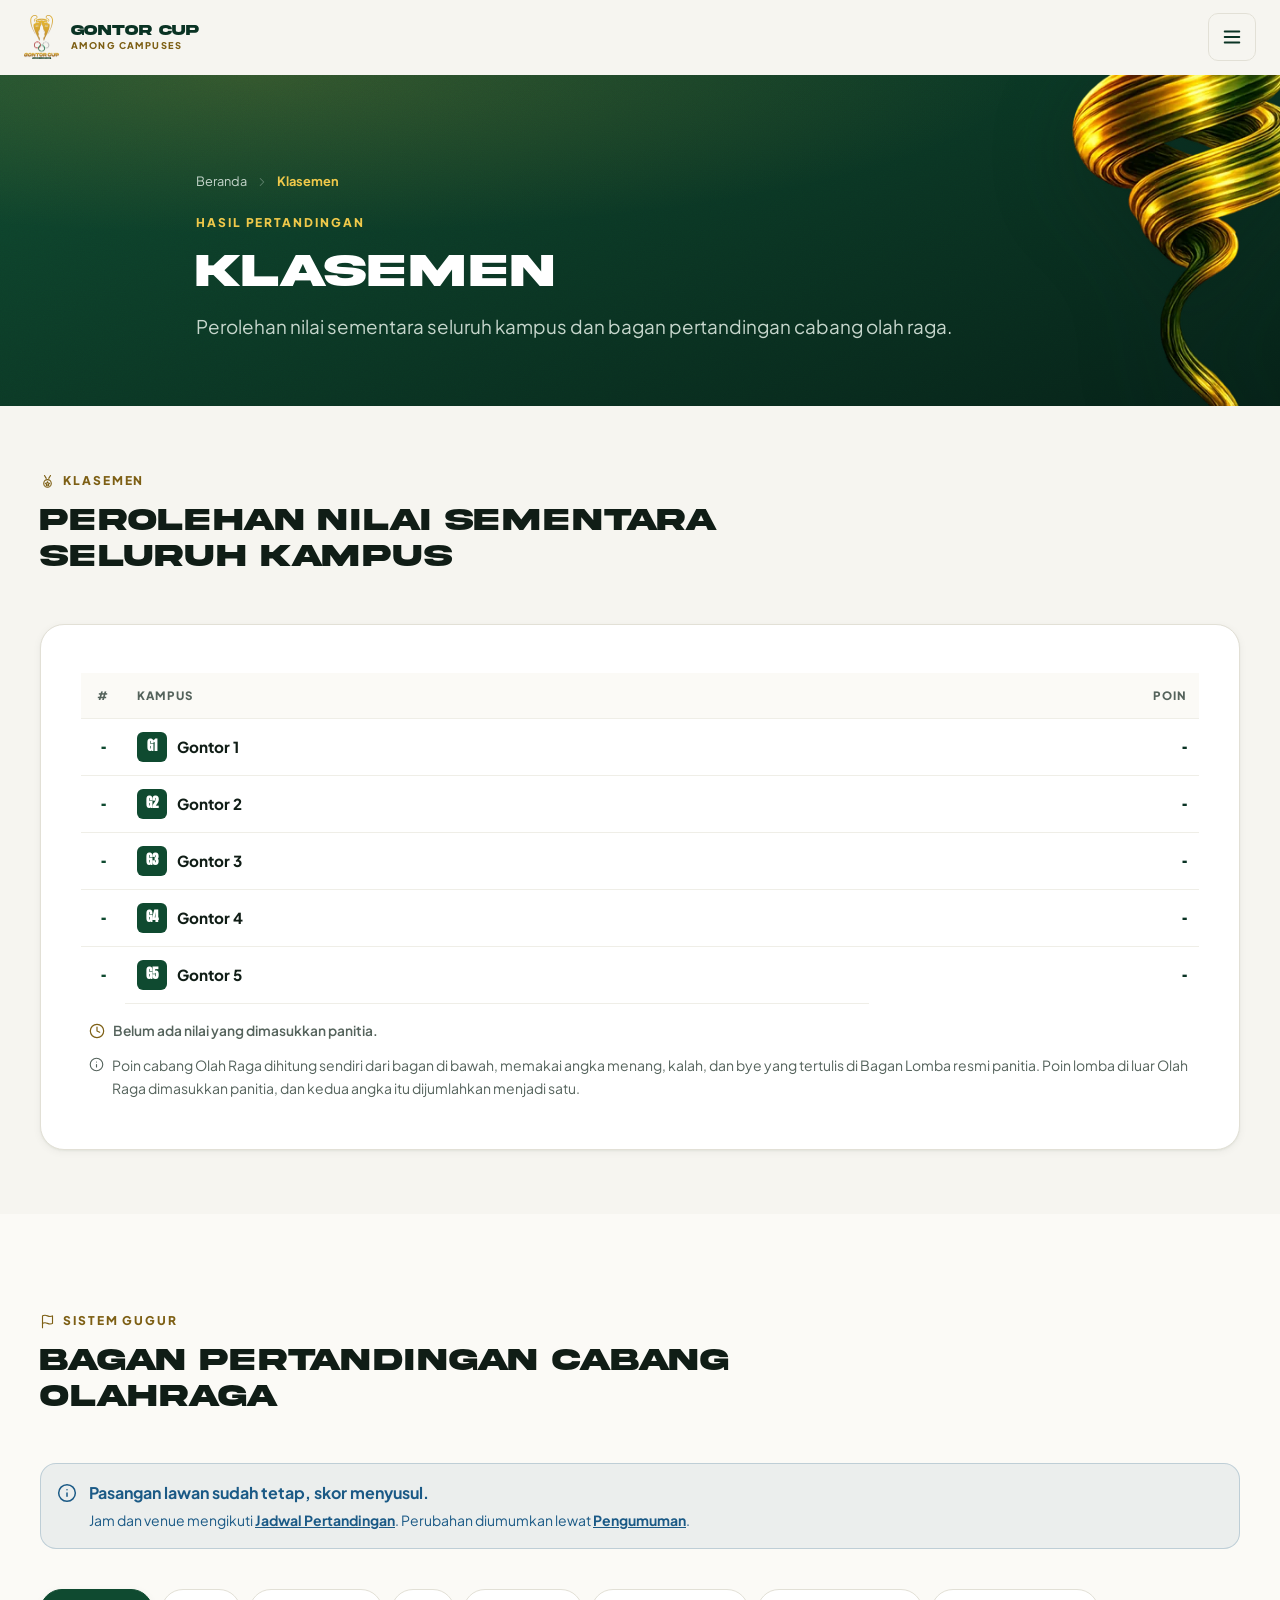
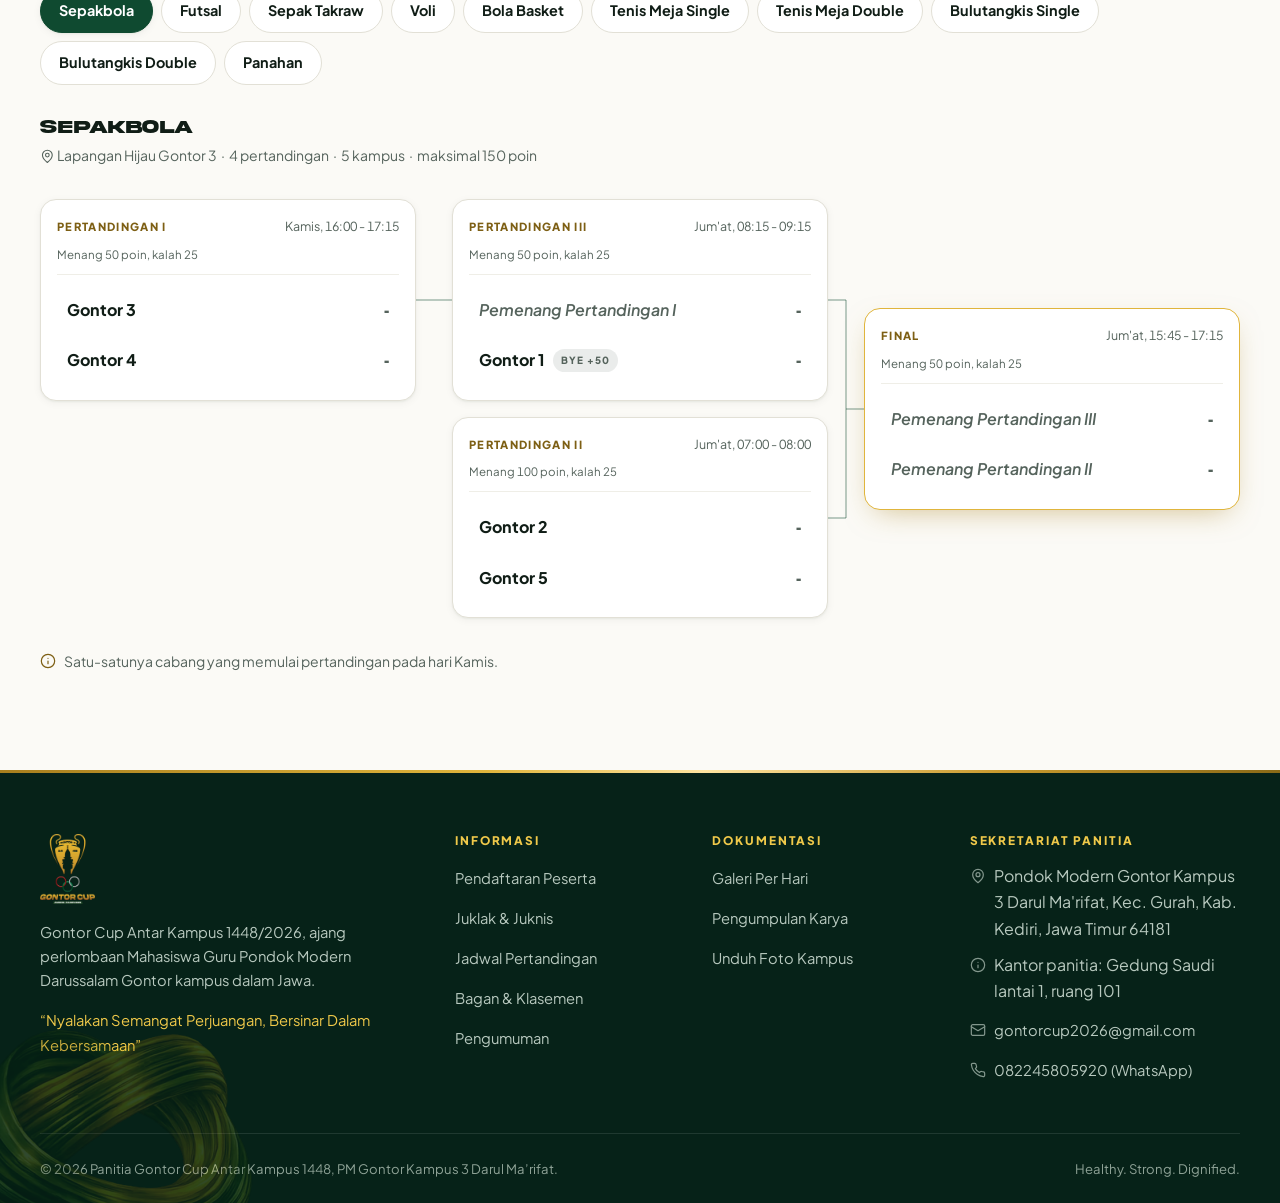
<file: bagan.html>
<!DOCTYPE html>
<html lang="id">
<head>
<meta charset="utf-8">
<meta name="viewport" content="width=device-width, initial-scale=1">
<title>Klasemen | Gontor Cup Among Campuses</title>
<meta name="description" content="Perolehan nilai sementara seluruh kampus dan bagan pertandingan cabang olah raga Gontor Cup Antar Kampus 1448/2026.">
<meta name="theme-color" content="#0f4a30">
<meta property="og:title" content="Klasemen | Gontor Cup">
<meta property="og:description" content="Perolehan nilai sementara seluruh kampus dan bagan pertandingan cabang olah raga Gontor Cup Antar Kampus 1448/2026.">
<meta property="og:type" content="website">
<meta property="og:image" content="assets/img/logo.png">
<link rel="icon" href="assets/img/favicon.png" type="image/png">
<link rel="apple-touch-icon" href="assets/img/favicon.png">
<link rel="preconnect" href="https://fonts.googleapis.com">
<link rel="preconnect" href="https://fonts.gstatic.com" crossorigin>
<link rel="stylesheet" href="https://fonts.googleapis.com/css2?family=Amiri:wght@400;700&family=Anton&family=Plus+Jakarta+Sans:wght@400;500;600;700;800&display=swap">
<link rel="stylesheet" href="assets/css/style.css">
</head>
<body data-page="bagan.html">
<a class="skip-link" href="#isi-utama">Lompat ke isi utama</a>

<!-- ============ HEADER ============ -->
<header class="site-header">
  <div class="wrap header-inner">
    <a class="brand" href="index.html">
      <img src="assets/img/logo.webp" alt="" width="44" height="56">
      <span class="brand__text">
        <span class="brand__name">Gontor Cup</span>
        <span class="brand__sub">Among Campuses</span>
      </span>
    </a>

    <nav class="nav" aria-label="Navigasi utama">
      <a href="index.html">Beranda</a>
      <a href="pendaftaran.html">Pendaftaran</a>
      <a href="juklak.html">Juklak & Juknis</a>
      <a href="jadwal.html">Jadwal</a>
      <a href="bagan.html" aria-current="page">Klasemen</a>
      <a href="pengumuman.html">Pengumuman</a>
      <a href="galeri.html">Galeri</a>
      <a href="karya.html">Kumpul Karya</a>
      <a href="unduh-foto.html">Unduh Foto</a>
    </nav>

    <a class="btn btn--gold btn--sm header-cta" href="pendaftaran.html">
      <span class="btn__label">Daftar Sekarang</span><svg viewBox="0 0 24 24" fill="none" stroke="currentColor" stroke-width="1.8" stroke-linecap="round" stroke-linejoin="round" aria-hidden="true"><path d="M5 12h14"/><path d="m12 5 7 7-7 7"/></svg>
    </a>

    <button type="button" class="hamburger" data-drawer-open
            aria-controls="laci" aria-expanded="false" aria-label="Buka menu navigasi">
      <svg viewBox="0 0 24 24" fill="none" stroke="currentColor" stroke-width="2" stroke-linecap="round" stroke-linejoin="round" aria-hidden="true"><path d="M4 6h16M4 12h16M4 18h16"/></svg>
    </button>
  </div>
</header>

<!-- ============ LACI NAVIGASI SELULER ============ -->
<div class="drawer" id="laci" data-open="false">
  <button type="button" class="drawer__scrim" data-drawer-close tabindex="-1" aria-label="Tutup menu"></button>
  <div class="drawer__panel" role="dialog" aria-modal="true" aria-label="Menu navigasi">
    <div class="drawer__head">
      <span class="brand__name">Menu</span>
      <button type="button" class="drawer__close" data-drawer-close aria-label="Tutup menu"><svg viewBox="0 0 24 24" fill="none" stroke="currentColor" stroke-width="2" stroke-linecap="round" stroke-linejoin="round" aria-hidden="true"><path d="M18 6 6 18M6 6l12 12"/></svg></button>
    </div>
    <nav aria-label="Navigasi seluler">
        <a href="index.html"><svg viewBox="0 0 24 24" fill="none" stroke="currentColor" stroke-width="1.8" stroke-linecap="round" stroke-linejoin="round" aria-hidden="true"><path d="M6 9H4.5a2.5 2.5 0 0 1 0-5H6"/><path d="M18 9h1.5a2.5 2.5 0 0 0 0-5H18"/><path d="M4 22h16"/><path d="M10 14.66V17c0 .55-.47.98-.97 1.21C7.85 18.75 7 20.24 7 22"/><path d="M14 14.66V17c0 .55.47.98.97 1.21C16.15 18.75 17 20.24 17 22"/><path d="M18 2H6v7a6 6 0 0 0 12 0V2Z"/></svg>Beranda</a>
        <a href="pendaftaran.html"><svg viewBox="0 0 24 24" fill="none" stroke="currentColor" stroke-width="1.8" stroke-linecap="round" stroke-linejoin="round" aria-hidden="true"><path d="M16 21v-2a4 4 0 0 0-4-4H6a4 4 0 0 0-4 4v2"/><circle cx="9" cy="7" r="4"/><path d="M19 8v6M22 11h-6"/></svg>Pendaftaran</a>
        <a href="juklak.html"><svg viewBox="0 0 24 24" fill="none" stroke="currentColor" stroke-width="1.8" stroke-linecap="round" stroke-linejoin="round" aria-hidden="true"><path d="M4 19.5v-15A2.5 2.5 0 0 1 6.5 2H19a1 1 0 0 1 1 1v18a1 1 0 0 1-1 1H6.5a1 1 0 0 1 0-5H20"/></svg>Juklak & Juknis</a>
        <a href="jadwal.html"><svg viewBox="0 0 24 24" fill="none" stroke="currentColor" stroke-width="1.8" stroke-linecap="round" stroke-linejoin="round" aria-hidden="true"><circle cx="12" cy="12" r="10"/><path d="M12 6v6l4 2"/></svg>Jadwal</a>
        <a href="bagan.html" aria-current="page"><svg viewBox="0 0 24 24" fill="none" stroke="currentColor" stroke-width="1.8" stroke-linecap="round" stroke-linejoin="round" aria-hidden="true"><rect x="2" y="3" width="6" height="5" rx="1"/><rect x="2" y="16" width="6" height="5" rx="1"/><rect x="16" y="9" width="6" height="6" rx="1"/><path d="M8 5.5h4v6.5h4"/><path d="M8 18.5h4V12"/></svg>Klasemen</a>
        <a href="pengumuman.html"><svg viewBox="0 0 24 24" fill="none" stroke="currentColor" stroke-width="1.8" stroke-linecap="round" stroke-linejoin="round" aria-hidden="true"><path d="m3 11 18-5v12L3 14v-3z"/><path d="M11.6 16.8a3 3 0 1 1-5.8-1.6"/></svg>Pengumuman</a>
        <a href="galeri.html"><svg viewBox="0 0 24 24" fill="none" stroke="currentColor" stroke-width="1.8" stroke-linecap="round" stroke-linejoin="round" aria-hidden="true"><path d="M14.5 4h-5L7 7H4a2 2 0 0 0-2 2v9a2 2 0 0 0 2 2h16a2 2 0 0 0 2-2V9a2 2 0 0 0-2-2h-3l-2.5-3z"/><circle cx="12" cy="13" r="3"/></svg>Galeri</a>
        <a href="karya.html"><svg viewBox="0 0 24 24" fill="none" stroke="currentColor" stroke-width="1.8" stroke-linecap="round" stroke-linejoin="round" aria-hidden="true"><path d="M21 15v4a2 2 0 0 1-2 2H5a2 2 0 0 1-2-2v-4"/><path d="M17 8l-5-5-5 5"/><path d="M12 3v12"/></svg>Kumpul Karya</a>
        <a href="unduh-foto.html"><svg viewBox="0 0 24 24" fill="none" stroke="currentColor" stroke-width="1.8" stroke-linecap="round" stroke-linejoin="round" aria-hidden="true"><path d="M21 15v4a2 2 0 0 1-2 2H5a2 2 0 0 1-2-2v-4"/><path d="M7 10l5 5 5-5"/><path d="M12 15V3"/></svg>Unduh Foto</a>
    </nav>
    <a class="btn btn--gold btn--block" href="pendaftaran.html">
      <span class="btn__label">Daftar Sekarang</span><svg viewBox="0 0 24 24" fill="none" stroke="currentColor" stroke-width="1.8" stroke-linecap="round" stroke-linejoin="round" aria-hidden="true"><path d="M5 12h14"/><path d="m12 5 7 7-7 7"/></svg>
    </a>
  </div>
</div>

<main id="isi-utama">

<section class="page-hero">
  <div class="grain"></div>
  <img class="deco" src="assets/img/orn-3.webp" alt="" data-parallax="0.05"
       style="top:-70px;right:-60px;width:min(36vw,300px)">
  <div class="wrap page-hero__inner">
    <nav class="crumbs" aria-label="Remah navigasi"><a href="index.html">Beranda</a><svg viewBox="0 0 24 24" fill="none" stroke="currentColor" stroke-width="1.8" stroke-linecap="round" stroke-linejoin="round" aria-hidden="true"><path d="m9 18 6-6-6-6"/></svg><span aria-current="page">Klasemen</span></nav>
    <span class="eyebrow">Hasil Pertandingan</span>
    <h1 class="display">Klasemen</h1>
    <p class="lead">Perolehan nilai sementara seluruh kampus dan bagan pertandingan cabang olah raga.</p>
  </div>
</section>


<section class="section section--tight">
  <div class="wrap">

    <div class="section-head">
      <span class="eyebrow"><svg viewBox="0 0 24 24" fill="none" stroke="currentColor" stroke-width="1.8" stroke-linecap="round" stroke-linejoin="round" aria-hidden="true"><path d="M7.2 2.5 10 7"/><path d="m16.8 2.5-2.8 4.5"/><circle cx="12" cy="15" r="6"/><path d="m12 12.5 1 2 2.2.3-1.6 1.5.4 2.2-2-1-2 1 .4-2.2-1.6-1.5 2.2-.3z"/></svg> Klasemen</span>
      <h2 class="display">Perolehan Nilai Sementara Seluruh Kampus</h2>
    </div>

    <div class="card card--pad-lg reveal">
      <div class="klasemen-bungkus">
        <table class="klasemen">
          <caption class="sr-only">Perolehan nilai sementara seluruh kampus,
            diurutkan dari nilai terbesar.</caption>
          <thead>
            <tr>
              <th scope="col" class="klasemen__pos">#</th>
              <th scope="col">Kampus</th>
              <th scope="col" class="num">Poin</th>
            </tr>
          </thead>
          <tbody data-klasemen>
          <tr data-kampus="G1">
            <td class="klasemen__pos">&ndash;</td>
            <th scope="row"><span class="klasemen__nama"><span class="klasemen__kode">G1</span>Gontor 1</span></th>
            <td class="num klasemen__poin">&ndash;</td>
          </tr>
          <tr data-kampus="G2">
            <td class="klasemen__pos">&ndash;</td>
            <th scope="row"><span class="klasemen__nama"><span class="klasemen__kode">G2</span>Gontor 2</span></th>
            <td class="num klasemen__poin">&ndash;</td>
          </tr>
          <tr data-kampus="G3">
            <td class="klasemen__pos">&ndash;</td>
            <th scope="row"><span class="klasemen__nama"><span class="klasemen__kode">G3</span>Gontor 3</span></th>
            <td class="num klasemen__poin">&ndash;</td>
          </tr>
          <tr data-kampus="G4">
            <td class="klasemen__pos">&ndash;</td>
            <th scope="row"><span class="klasemen__nama"><span class="klasemen__kode">G4</span>Gontor 4</span></th>
            <td class="num klasemen__poin">&ndash;</td>
          </tr>
          <tr data-kampus="G5">
            <td class="klasemen__pos">&ndash;</td>
            <th scope="row"><span class="klasemen__nama"><span class="klasemen__kode">G5</span>Gontor 5</span></th>
            <td class="num klasemen__poin">&ndash;</td>
          </tr>
          </tbody>
        </table>
      </div>
      <p class="klasemen__status" data-klasemen-status>
        <svg viewBox="0 0 24 24" fill="none" stroke="currentColor" stroke-width="1.8" stroke-linecap="round" stroke-linejoin="round" aria-hidden="true"><circle cx="12" cy="12" r="10"/><path d="M12 6v6l4 2"/></svg> Belum ada nilai yang dimasukkan panitia.
      </p>
      <p class="small muted klasemen__sumber">
        <svg viewBox="0 0 24 24" fill="none" stroke="currentColor" stroke-width="1.8" stroke-linecap="round" stroke-linejoin="round" aria-hidden="true"><circle cx="12" cy="12" r="10"/><path d="M12 16v-4M12 8h.01"/></svg> Poin cabang Olah Raga dihitung sendiri dari bagan di bawah,
        memakai angka menang, kalah, dan bye yang tertulis di Bagan Lomba resmi
        panitia. Poin lomba di luar Olah Raga dimasukkan panitia, dan kedua
        angka itu dijumlahkan menjadi satu.
      </p>
    </div>

  </div>
</section>

<section class="section section--paper2">
  <div class="wrap">

    <div class="section-head">
      <span class="eyebrow"><svg viewBox="0 0 24 24" fill="none" stroke="currentColor" stroke-width="1.8" stroke-linecap="round" stroke-linejoin="round" aria-hidden="true"><path d="M4 15s1-1 4-1 5 2 8 2 4-1 4-1V3s-1 1-4 1-5-2-8-2-4 1-4 1z"/><path d="M4 22v-7"/></svg> Sistem Gugur</span>
      <h2 class="display">Bagan Pertandingan Cabang Olahraga</h2>
    </div>

    <div class="alert alert--info reveal" style="margin-bottom:40px">
      <svg viewBox="0 0 24 24" fill="none" stroke="currentColor" stroke-width="1.8" stroke-linecap="round" stroke-linejoin="round" aria-hidden="true"><circle cx="12" cy="12" r="10"/><path d="M12 16v-4M12 8h.01"/></svg>
      <div><strong>Pasangan lawan sudah tetap, skor menyusul.</strong>
      <p class="small" style="margin:0">Jam dan venue mengikuti
         <a href="jadwal.html" style="font-weight:700">Jadwal Pertandingan</a>.
         Perubahan diumumkan lewat
         <a href="pengumuman.html" style="font-weight:700">Pengumuman</a>.</p></div>
    </div>

    <div data-tabs id="bagan-tabs">
      <div class="pill-nav" role="tablist" aria-label="Pilih cabang olah raga" style="margin-bottom:32px">
        <button type="button" class="pill" role="tab" id="tab-sepakbola" aria-controls="panel-sepakbola" aria-selected="true" tabindex="0">Sepakbola</button>
        <button type="button" class="pill" role="tab" id="tab-futsal" aria-controls="panel-futsal" aria-selected="false" tabindex="-1">Futsal</button>
        <button type="button" class="pill" role="tab" id="tab-sepak-takraw" aria-controls="panel-sepak-takraw" aria-selected="false" tabindex="-1">Sepak Takraw</button>
        <button type="button" class="pill" role="tab" id="tab-voli" aria-controls="panel-voli" aria-selected="false" tabindex="-1">Voli</button>
        <button type="button" class="pill" role="tab" id="tab-bola-basket" aria-controls="panel-bola-basket" aria-selected="false" tabindex="-1">Bola Basket</button>
        <button type="button" class="pill" role="tab" id="tab-tenis-meja-single" aria-controls="panel-tenis-meja-single" aria-selected="false" tabindex="-1">Tenis Meja Single</button>
        <button type="button" class="pill" role="tab" id="tab-tenis-meja-double" aria-controls="panel-tenis-meja-double" aria-selected="false" tabindex="-1">Tenis Meja Double</button>
        <button type="button" class="pill" role="tab" id="tab-bulutangkis-single" aria-controls="panel-bulutangkis-single" aria-selected="false" tabindex="-1">Bulutangkis Single</button>
        <button type="button" class="pill" role="tab" id="tab-bulutangkis-double" aria-controls="panel-bulutangkis-double" aria-selected="false" tabindex="-1">Bulutangkis Double</button>
        <button type="button" class="pill" role="tab" id="tab-panahan" aria-controls="panel-panahan" aria-selected="false" tabindex="-1">Panahan</button>
      </div>
      <div id="panel-sepakbola" role="tabpanel" aria-labelledby="tab-sepakbola" tabindex="0">
        <div class="between bagan-kepala">
          <div>
            <h3 class="display" style="margin-bottom:6px">Sepakbola</h3>
            <p class="muted small" style="margin:0"><svg viewBox="0 0 24 24" fill="none" stroke="currentColor" stroke-width="1.8" stroke-linecap="round" stroke-linejoin="round" aria-hidden="true"><path d="M20 10c0 6-8 12-8 12s-8-6-8-12a8 8 0 0 1 16 0Z"/><circle cx="12" cy="10" r="3"/></svg> Lapangan Hijau Gontor 3 &nbsp;·&nbsp; 4 pertandingan &nbsp;·&nbsp; 5 kampus &nbsp;·&nbsp; maksimal 150 poin</p>
          </div>
          <span class="badge badge--gold" data-juara-cabang hidden><svg viewBox="0 0 24 24" fill="none" stroke="currentColor" stroke-width="1.8" stroke-linecap="round" stroke-linejoin="round" aria-hidden="true"><path d="M6 9H4.5a2.5 2.5 0 0 1 0-5H6"/><path d="M18 9h1.5a2.5 2.5 0 0 0 0-5H18"/><path d="M4 22h16"/><path d="M10 14.66V17c0 .55-.47.98-.97 1.21C7.85 18.75 7 20.24 7 22"/><path d="M14 14.66V17c0 .55.47.98.97 1.21C16.15 18.75 17 20.24 17 22"/><path d="M18 2H6v7a6 6 0 0 0 12 0V2Z"/></svg><span></span></span>
        </div>
<div class="bagan" data-bagan="sepakbola">
  <div class="laga" data-slot="awal" data-laga="m1">
    <p class="laga__kepala">
      <span class="laga__label">Pertandingan I</span>
      <span class="laga__jam">Kamis, 16:00 - 17:15</span>
      <span class="laga__poin">Menang 50 poin, kalah 25</span>
    </p>
    <div class="laga__sisi" data-sisi="kiri">
      <span class="laga__tim">Gontor 3</span>
      <span class="laga__skor">&ndash;</span>
    </div>
    <div class="laga__sisi" data-sisi="kanan">
      <span class="laga__tim">Gontor 4</span>
      <span class="laga__skor">&ndash;</span>
    </div>
  </div>
  <div class="laga" data-slot="semi-bawah" data-laga="m2">
    <p class="laga__kepala">
      <span class="laga__label">Pertandingan II</span>
      <span class="laga__jam">Jum'at, 07:00 - 08:00</span>
      <span class="laga__poin">Menang 100 poin, kalah 25</span>
    </p>
    <div class="laga__sisi" data-sisi="kiri">
      <span class="laga__tim">Gontor 2</span>
      <span class="laga__skor">&ndash;</span>
    </div>
    <div class="laga__sisi" data-sisi="kanan">
      <span class="laga__tim">Gontor 5</span>
      <span class="laga__skor">&ndash;</span>
    </div>
  </div>
  <div class="laga" data-slot="semi-atas" data-laga="m3">
    <p class="laga__kepala">
      <span class="laga__label">Pertandingan III</span>
      <span class="laga__jam">Jum'at, 08:15 - 09:15</span>
      <span class="laga__poin">Menang 50 poin, kalah 25</span>
    </p>
    <div class="laga__sisi" data-sisi="kiri">
      <span class="laga__tim laga__tim--nanti">Pemenang Pertandingan I</span>
      <span class="laga__skor">&ndash;</span>
    </div>
    <div class="laga__sisi" data-sisi="kanan">
      <span class="laga__tim">Gontor 1</span><span class="laga__bye" title="Langsung ke semifinal tanpa babak penyisihan, dan mendapat 50 poin sebagai gantinya">bye +50</span>
      <span class="laga__skor">&ndash;</span>
    </div>
  </div>
  <div class="laga" data-slot="final" data-laga="m4">
    <p class="laga__kepala">
      <span class="laga__label">Final</span>
      <span class="laga__jam">Jum'at, 15:45 - 17:15</span>
      <span class="laga__poin">Menang 50 poin, kalah 25</span>
    </p>
    <div class="laga__sisi" data-sisi="kiri">
      <span class="laga__tim laga__tim--nanti">Pemenang Pertandingan III</span>
      <span class="laga__skor">&ndash;</span>
    </div>
    <div class="laga__sisi" data-sisi="kanan">
      <span class="laga__tim laga__tim--nanti">Pemenang Pertandingan II</span>
      <span class="laga__skor">&ndash;</span>
    </div>
  </div>
  <div class="bagan__hub" aria-hidden="true"><i class="hub-h hub-h--lurus"></i></div>
  <div class="bagan__hub bagan__hub--gabung" aria-hidden="true">
    <i class="hub-h hub-h--atas"></i><i class="hub-h hub-h--bawah"></i>
    <i class="hub-v"></i><i class="hub-h hub-h--keluar"></i>
  </div>
</div>
      <p class="small muted bagan__catatan"><svg viewBox="0 0 24 24" fill="none" stroke="currentColor" stroke-width="1.8" stroke-linecap="round" stroke-linejoin="round" aria-hidden="true"><circle cx="12" cy="12" r="10"/><path d="M12 16v-4M12 8h.01"/></svg> Satu-satunya cabang yang memulai pertandingan pada hari Kamis.</p>
      </div>
      <div id="panel-futsal" role="tabpanel" aria-labelledby="tab-futsal" hidden tabindex="0">
        <div class="between bagan-kepala">
          <div>
            <h3 class="display" style="margin-bottom:6px">Futsal</h3>
            <p class="muted small" style="margin:0"><svg viewBox="0 0 24 24" fill="none" stroke="currentColor" stroke-width="1.8" stroke-linecap="round" stroke-linejoin="round" aria-hidden="true"><path d="M20 10c0 6-8 12-8 12s-8-6-8-12a8 8 0 0 1 16 0Z"/><circle cx="12" cy="10" r="3"/></svg> Lapangan Futsal Indoor &nbsp;·&nbsp; 4 pertandingan &nbsp;·&nbsp; 5 kampus &nbsp;·&nbsp; maksimal 150 poin</p>
          </div>
          <span class="badge badge--gold" data-juara-cabang hidden><svg viewBox="0 0 24 24" fill="none" stroke="currentColor" stroke-width="1.8" stroke-linecap="round" stroke-linejoin="round" aria-hidden="true"><path d="M6 9H4.5a2.5 2.5 0 0 1 0-5H6"/><path d="M18 9h1.5a2.5 2.5 0 0 0 0-5H18"/><path d="M4 22h16"/><path d="M10 14.66V17c0 .55-.47.98-.97 1.21C7.85 18.75 7 20.24 7 22"/><path d="M14 14.66V17c0 .55.47.98.97 1.21C16.15 18.75 17 20.24 17 22"/><path d="M18 2H6v7a6 6 0 0 0 12 0V2Z"/></svg><span></span></span>
        </div>
<div class="bagan" data-bagan="futsal">
  <div class="laga" data-slot="awal" data-laga="m1">
    <p class="laga__kepala">
      <span class="laga__label">Pertandingan I</span>
      <span class="laga__jam">Jum'at, 07:00 - 07:40</span>
      <span class="laga__poin">Menang 50 poin, kalah 25</span>
    </p>
    <div class="laga__sisi" data-sisi="kiri">
      <span class="laga__tim">Gontor 5</span>
      <span class="laga__skor">&ndash;</span>
    </div>
    <div class="laga__sisi" data-sisi="kanan">
      <span class="laga__tim">Gontor 1</span>
      <span class="laga__skor">&ndash;</span>
    </div>
  </div>
  <div class="laga" data-slot="semi-bawah" data-laga="m2">
    <p class="laga__kepala">
      <span class="laga__label">Pertandingan II</span>
      <span class="laga__jam">Jum'at, 08:00 - 08:40</span>
      <span class="laga__poin">Menang 100 poin, kalah 25</span>
    </p>
    <div class="laga__sisi" data-sisi="kiri">
      <span class="laga__tim">Gontor 3</span>
      <span class="laga__skor">&ndash;</span>
    </div>
    <div class="laga__sisi" data-sisi="kanan">
      <span class="laga__tim">Gontor 4</span>
      <span class="laga__skor">&ndash;</span>
    </div>
  </div>
  <div class="laga" data-slot="semi-atas" data-laga="m3">
    <p class="laga__kepala">
      <span class="laga__label">Pertandingan III</span>
      <span class="laga__jam">Jum'at, 09:00 - 09:40</span>
      <span class="laga__poin">Menang 50 poin, kalah 25</span>
    </p>
    <div class="laga__sisi" data-sisi="kiri">
      <span class="laga__tim laga__tim--nanti">Pemenang Pertandingan I</span>
      <span class="laga__skor">&ndash;</span>
    </div>
    <div class="laga__sisi" data-sisi="kanan">
      <span class="laga__tim">Gontor 2</span><span class="laga__bye" title="Langsung ke semifinal tanpa babak penyisihan, dan mendapat 50 poin sebagai gantinya">bye +50</span>
      <span class="laga__skor">&ndash;</span>
    </div>
  </div>
  <div class="laga" data-slot="final" data-laga="m4">
    <p class="laga__kepala">
      <span class="laga__label">Final</span>
      <span class="laga__jam">Jum'at, 15:45 - 17:15</span>
      <span class="laga__poin">Menang 50 poin, kalah 25</span>
    </p>
    <div class="laga__sisi" data-sisi="kiri">
      <span class="laga__tim laga__tim--nanti">Pemenang Pertandingan III</span>
      <span class="laga__skor">&ndash;</span>
    </div>
    <div class="laga__sisi" data-sisi="kanan">
      <span class="laga__tim laga__tim--nanti">Pemenang Pertandingan II</span>
      <span class="laga__skor">&ndash;</span>
    </div>
  </div>
  <div class="bagan__hub" aria-hidden="true"><i class="hub-h hub-h--lurus"></i></div>
  <div class="bagan__hub bagan__hub--gabung" aria-hidden="true">
    <i class="hub-h hub-h--atas"></i><i class="hub-h hub-h--bawah"></i>
    <i class="hub-v"></i><i class="hub-h hub-h--keluar"></i>
  </div>
</div>
      </div>
      <div id="panel-sepak-takraw" role="tabpanel" aria-labelledby="tab-sepak-takraw" hidden tabindex="0">
        <div class="between bagan-kepala">
          <div>
            <h3 class="display" style="margin-bottom:6px">Sepak Takraw</h3>
            <p class="muted small" style="margin:0"><svg viewBox="0 0 24 24" fill="none" stroke="currentColor" stroke-width="1.8" stroke-linecap="round" stroke-linejoin="round" aria-hidden="true"><path d="M20 10c0 6-8 12-8 12s-8-6-8-12a8 8 0 0 1 16 0Z"/><circle cx="12" cy="10" r="3"/></svg> Lapangan Depan Gedung Sudan &nbsp;·&nbsp; 4 pertandingan &nbsp;·&nbsp; 5 kampus &nbsp;·&nbsp; maksimal 100 poin</p>
          </div>
          <span class="badge badge--gold" data-juara-cabang hidden><svg viewBox="0 0 24 24" fill="none" stroke="currentColor" stroke-width="1.8" stroke-linecap="round" stroke-linejoin="round" aria-hidden="true"><path d="M6 9H4.5a2.5 2.5 0 0 1 0-5H6"/><path d="M18 9h1.5a2.5 2.5 0 0 0 0-5H18"/><path d="M4 22h16"/><path d="M10 14.66V17c0 .55-.47.98-.97 1.21C7.85 18.75 7 20.24 7 22"/><path d="M14 14.66V17c0 .55.47.98.97 1.21C16.15 18.75 17 20.24 17 22"/><path d="M18 2H6v7a6 6 0 0 0 12 0V2Z"/></svg><span></span></span>
        </div>
<div class="bagan" data-bagan="sepak-takraw">
  <div class="laga" data-slot="awal" data-laga="m1">
    <p class="laga__kepala">
      <span class="laga__label">Pertandingan I</span>
      <span class="laga__jam">Jum'at, 07:00 - 07:40</span>
      <span class="laga__poin">Menang 25 poin, kalah 15</span>
    </p>
    <div class="laga__sisi" data-sisi="kiri">
      <span class="laga__tim">Gontor 3</span>
      <span class="laga__skor">&ndash;</span>
    </div>
    <div class="laga__sisi" data-sisi="kanan">
      <span class="laga__tim">Gontor 5</span>
      <span class="laga__skor">&ndash;</span>
    </div>
  </div>
  <div class="laga" data-slot="semi-bawah" data-laga="m2">
    <p class="laga__kepala">
      <span class="laga__label">Pertandingan II</span>
      <span class="laga__jam">Jum'at, 08:00 - 08:40</span>
      <span class="laga__poin">Menang 50 poin, kalah 15</span>
    </p>
    <div class="laga__sisi" data-sisi="kiri">
      <span class="laga__tim">Gontor 1</span>
      <span class="laga__skor">&ndash;</span>
    </div>
    <div class="laga__sisi" data-sisi="kanan">
      <span class="laga__tim">Gontor 4</span>
      <span class="laga__skor">&ndash;</span>
    </div>
  </div>
  <div class="laga" data-slot="semi-atas" data-laga="m3">
    <p class="laga__kepala">
      <span class="laga__label">Pertandingan III</span>
      <span class="laga__jam">Jum'at, 09:00 - 09:40</span>
      <span class="laga__poin">Menang 25 poin, kalah 15</span>
    </p>
    <div class="laga__sisi" data-sisi="kiri">
      <span class="laga__tim laga__tim--nanti">Pemenang Pertandingan I</span>
      <span class="laga__skor">&ndash;</span>
    </div>
    <div class="laga__sisi" data-sisi="kanan">
      <span class="laga__tim">Gontor 2</span><span class="laga__bye" title="Langsung ke semifinal tanpa babak penyisihan, dan mendapat 25 poin sebagai gantinya">bye +25</span>
      <span class="laga__skor">&ndash;</span>
    </div>
  </div>
  <div class="laga" data-slot="final" data-laga="m4">
    <p class="laga__kepala">
      <span class="laga__label">Final</span>
      <span class="laga__jam">Jum'at, 15:45 - 17:15</span>
      <span class="laga__poin">Menang 50 poin, kalah 25</span>
    </p>
    <div class="laga__sisi" data-sisi="kiri">
      <span class="laga__tim laga__tim--nanti">Pemenang Pertandingan III</span>
      <span class="laga__skor">&ndash;</span>
    </div>
    <div class="laga__sisi" data-sisi="kanan">
      <span class="laga__tim laga__tim--nanti">Pemenang Pertandingan II</span>
      <span class="laga__skor">&ndash;</span>
    </div>
  </div>
  <div class="bagan__hub" aria-hidden="true"><i class="hub-h hub-h--lurus"></i></div>
  <div class="bagan__hub bagan__hub--gabung" aria-hidden="true">
    <i class="hub-h hub-h--atas"></i><i class="hub-h hub-h--bawah"></i>
    <i class="hub-v"></i><i class="hub-h hub-h--keluar"></i>
  </div>
</div>
      </div>
      <div id="panel-voli" role="tabpanel" aria-labelledby="tab-voli" hidden tabindex="0">
        <div class="between bagan-kepala">
          <div>
            <h3 class="display" style="margin-bottom:6px">Voli</h3>
            <p class="muted small" style="margin:0"><svg viewBox="0 0 24 24" fill="none" stroke="currentColor" stroke-width="1.8" stroke-linecap="round" stroke-linejoin="round" aria-hidden="true"><path d="M20 10c0 6-8 12-8 12s-8-6-8-12a8 8 0 0 1 16 0Z"/><circle cx="12" cy="10" r="3"/></svg> Lapangan Depan Gedung Syiria &nbsp;·&nbsp; 4 pertandingan &nbsp;·&nbsp; 5 kampus &nbsp;·&nbsp; maksimal 150 poin</p>
          </div>
          <span class="badge badge--gold" data-juara-cabang hidden><svg viewBox="0 0 24 24" fill="none" stroke="currentColor" stroke-width="1.8" stroke-linecap="round" stroke-linejoin="round" aria-hidden="true"><path d="M6 9H4.5a2.5 2.5 0 0 1 0-5H6"/><path d="M18 9h1.5a2.5 2.5 0 0 0 0-5H18"/><path d="M4 22h16"/><path d="M10 14.66V17c0 .55-.47.98-.97 1.21C7.85 18.75 7 20.24 7 22"/><path d="M14 14.66V17c0 .55.47.98.97 1.21C16.15 18.75 17 20.24 17 22"/><path d="M18 2H6v7a6 6 0 0 0 12 0V2Z"/></svg><span></span></span>
        </div>
<div class="bagan" data-bagan="voli">
  <div class="laga" data-slot="awal" data-laga="m1">
    <p class="laga__kepala">
      <span class="laga__label">Pertandingan I</span>
      <span class="laga__jam">Jum'at, 07:00 - 07:40</span>
      <span class="laga__poin">Menang 50 poin, kalah 25</span>
    </p>
    <div class="laga__sisi" data-sisi="kiri">
      <span class="laga__tim">Gontor 1</span>
      <span class="laga__skor">&ndash;</span>
    </div>
    <div class="laga__sisi" data-sisi="kanan">
      <span class="laga__tim">Gontor 2</span>
      <span class="laga__skor">&ndash;</span>
    </div>
  </div>
  <div class="laga" data-slot="semi-bawah" data-laga="m2">
    <p class="laga__kepala">
      <span class="laga__label">Pertandingan II</span>
      <span class="laga__jam">Jum'at, 08:00 - 08:40</span>
      <span class="laga__poin">Menang 100 poin, kalah 25</span>
    </p>
    <div class="laga__sisi" data-sisi="kiri">
      <span class="laga__tim">Gontor 3</span>
      <span class="laga__skor">&ndash;</span>
    </div>
    <div class="laga__sisi" data-sisi="kanan">
      <span class="laga__tim">Gontor 5</span>
      <span class="laga__skor">&ndash;</span>
    </div>
  </div>
  <div class="laga" data-slot="semi-atas" data-laga="m3">
    <p class="laga__kepala">
      <span class="laga__label">Pertandingan III</span>
      <span class="laga__jam">Jum'at, 09:00 - 09:40</span>
      <span class="laga__poin">Menang 50 poin, kalah 25</span>
    </p>
    <div class="laga__sisi" data-sisi="kiri">
      <span class="laga__tim laga__tim--nanti">Pemenang Pertandingan I</span>
      <span class="laga__skor">&ndash;</span>
    </div>
    <div class="laga__sisi" data-sisi="kanan">
      <span class="laga__tim">Gontor 4</span><span class="laga__bye" title="Langsung ke semifinal tanpa babak penyisihan, dan mendapat 50 poin sebagai gantinya">bye +50</span>
      <span class="laga__skor">&ndash;</span>
    </div>
  </div>
  <div class="laga" data-slot="final" data-laga="m4">
    <p class="laga__kepala">
      <span class="laga__label">Final</span>
      <span class="laga__jam">Jum'at, 15:45 - 17:15</span>
      <span class="laga__poin">Menang 50 poin, kalah 25</span>
    </p>
    <div class="laga__sisi" data-sisi="kiri">
      <span class="laga__tim laga__tim--nanti">Pemenang Pertandingan III</span>
      <span class="laga__skor">&ndash;</span>
    </div>
    <div class="laga__sisi" data-sisi="kanan">
      <span class="laga__tim laga__tim--nanti">Pemenang Pertandingan II</span>
      <span class="laga__skor">&ndash;</span>
    </div>
  </div>
  <div class="bagan__hub" aria-hidden="true"><i class="hub-h hub-h--lurus"></i></div>
  <div class="bagan__hub bagan__hub--gabung" aria-hidden="true">
    <i class="hub-h hub-h--atas"></i><i class="hub-h hub-h--bawah"></i>
    <i class="hub-v"></i><i class="hub-h hub-h--keluar"></i>
  </div>
</div>
      </div>
      <div id="panel-bola-basket" role="tabpanel" aria-labelledby="tab-bola-basket" hidden tabindex="0">
        <div class="between bagan-kepala">
          <div>
            <h3 class="display" style="margin-bottom:6px">Bola Basket</h3>
            <p class="muted small" style="margin:0"><svg viewBox="0 0 24 24" fill="none" stroke="currentColor" stroke-width="1.8" stroke-linecap="round" stroke-linejoin="round" aria-hidden="true"><path d="M20 10c0 6-8 12-8 12s-8-6-8-12a8 8 0 0 1 16 0Z"/><circle cx="12" cy="10" r="3"/></svg> Lapangan Depan Gedung Sudan &nbsp;·&nbsp; 4 pertandingan &nbsp;·&nbsp; 5 kampus &nbsp;·&nbsp; maksimal 150 poin</p>
          </div>
          <span class="badge badge--gold" data-juara-cabang hidden><svg viewBox="0 0 24 24" fill="none" stroke="currentColor" stroke-width="1.8" stroke-linecap="round" stroke-linejoin="round" aria-hidden="true"><path d="M6 9H4.5a2.5 2.5 0 0 1 0-5H6"/><path d="M18 9h1.5a2.5 2.5 0 0 0 0-5H18"/><path d="M4 22h16"/><path d="M10 14.66V17c0 .55-.47.98-.97 1.21C7.85 18.75 7 20.24 7 22"/><path d="M14 14.66V17c0 .55.47.98.97 1.21C16.15 18.75 17 20.24 17 22"/><path d="M18 2H6v7a6 6 0 0 0 12 0V2Z"/></svg><span></span></span>
        </div>
<div class="bagan" data-bagan="bola-basket">
  <div class="laga" data-slot="awal" data-laga="m1">
    <p class="laga__kepala">
      <span class="laga__label">Pertandingan I</span>
      <span class="laga__jam">Jum'at, 07:00 - 07:40</span>
      <span class="laga__poin">Menang 50 poin, kalah 25</span>
    </p>
    <div class="laga__sisi" data-sisi="kiri">
      <span class="laga__tim">Gontor 5</span>
      <span class="laga__skor">&ndash;</span>
    </div>
    <div class="laga__sisi" data-sisi="kanan">
      <span class="laga__tim">Gontor 4</span>
      <span class="laga__skor">&ndash;</span>
    </div>
  </div>
  <div class="laga" data-slot="semi-bawah" data-laga="m2">
    <p class="laga__kepala">
      <span class="laga__label">Pertandingan II</span>
      <span class="laga__jam">Jum'at, 08:00 - 08:40</span>
      <span class="laga__poin">Menang 100 poin, kalah 25</span>
    </p>
    <div class="laga__sisi" data-sisi="kiri">
      <span class="laga__tim">Gontor 3</span>
      <span class="laga__skor">&ndash;</span>
    </div>
    <div class="laga__sisi" data-sisi="kanan">
      <span class="laga__tim">Gontor 1</span>
      <span class="laga__skor">&ndash;</span>
    </div>
  </div>
  <div class="laga" data-slot="semi-atas" data-laga="m3">
    <p class="laga__kepala">
      <span class="laga__label">Pertandingan III</span>
      <span class="laga__jam">Jum'at, 09:00 - 09:40</span>
      <span class="laga__poin">Menang 50 poin, kalah 25</span>
    </p>
    <div class="laga__sisi" data-sisi="kiri">
      <span class="laga__tim laga__tim--nanti">Pemenang Pertandingan I</span>
      <span class="laga__skor">&ndash;</span>
    </div>
    <div class="laga__sisi" data-sisi="kanan">
      <span class="laga__tim">Gontor 2</span><span class="laga__bye" title="Langsung ke semifinal tanpa babak penyisihan, dan mendapat 50 poin sebagai gantinya">bye +50</span>
      <span class="laga__skor">&ndash;</span>
    </div>
  </div>
  <div class="laga" data-slot="final" data-laga="m4">
    <p class="laga__kepala">
      <span class="laga__label">Final</span>
      <span class="laga__jam">Jum'at, 15:45 - 17:15</span>
      <span class="laga__poin">Menang 50 poin, kalah 25</span>
    </p>
    <div class="laga__sisi" data-sisi="kiri">
      <span class="laga__tim laga__tim--nanti">Pemenang Pertandingan III</span>
      <span class="laga__skor">&ndash;</span>
    </div>
    <div class="laga__sisi" data-sisi="kanan">
      <span class="laga__tim laga__tim--nanti">Pemenang Pertandingan II</span>
      <span class="laga__skor">&ndash;</span>
    </div>
  </div>
  <div class="bagan__hub" aria-hidden="true"><i class="hub-h hub-h--lurus"></i></div>
  <div class="bagan__hub bagan__hub--gabung" aria-hidden="true">
    <i class="hub-h hub-h--atas"></i><i class="hub-h hub-h--bawah"></i>
    <i class="hub-v"></i><i class="hub-h hub-h--keluar"></i>
  </div>
</div>
      </div>
      <div id="panel-tenis-meja-single" role="tabpanel" aria-labelledby="tab-tenis-meja-single" hidden tabindex="0">
        <div class="between bagan-kepala">
          <div>
            <h3 class="display" style="margin-bottom:6px">Tenis Meja Single</h3>
            <p class="muted small" style="margin:0"><svg viewBox="0 0 24 24" fill="none" stroke="currentColor" stroke-width="1.8" stroke-linecap="round" stroke-linejoin="round" aria-hidden="true"><path d="M20 10c0 6-8 12-8 12s-8-6-8-12a8 8 0 0 1 16 0Z"/><circle cx="12" cy="10" r="3"/></svg> Gedung Sport Hall &nbsp;·&nbsp; 4 pertandingan &nbsp;·&nbsp; 5 kampus &nbsp;·&nbsp; maksimal 100 poin</p>
          </div>
          <span class="badge badge--gold" data-juara-cabang hidden><svg viewBox="0 0 24 24" fill="none" stroke="currentColor" stroke-width="1.8" stroke-linecap="round" stroke-linejoin="round" aria-hidden="true"><path d="M6 9H4.5a2.5 2.5 0 0 1 0-5H6"/><path d="M18 9h1.5a2.5 2.5 0 0 0 0-5H18"/><path d="M4 22h16"/><path d="M10 14.66V17c0 .55-.47.98-.97 1.21C7.85 18.75 7 20.24 7 22"/><path d="M14 14.66V17c0 .55.47.98.97 1.21C16.15 18.75 17 20.24 17 22"/><path d="M18 2H6v7a6 6 0 0 0 12 0V2Z"/></svg><span></span></span>
        </div>
<div class="bagan" data-bagan="tenis-meja-single">
  <div class="laga" data-slot="awal" data-laga="m1">
    <p class="laga__kepala">
      <span class="laga__label">Pertandingan I</span>
      <span class="laga__jam">Jum'at, 07:00 - 07:40</span>
      <span class="laga__poin">Menang 25 poin, kalah 15</span>
    </p>
    <div class="laga__sisi" data-sisi="kiri">
      <span class="laga__tim">Gontor 1</span>
      <span class="laga__skor">&ndash;</span>
    </div>
    <div class="laga__sisi" data-sisi="kanan">
      <span class="laga__tim">Gontor 3</span>
      <span class="laga__skor">&ndash;</span>
    </div>
  </div>
  <div class="laga" data-slot="semi-bawah" data-laga="m2">
    <p class="laga__kepala">
      <span class="laga__label">Pertandingan II</span>
      <span class="laga__jam">Jum'at, 08:00 - 08:40</span>
      <span class="laga__poin">Menang 50 poin, kalah 15</span>
    </p>
    <div class="laga__sisi" data-sisi="kiri">
      <span class="laga__tim">Gontor 4</span>
      <span class="laga__skor">&ndash;</span>
    </div>
    <div class="laga__sisi" data-sisi="kanan">
      <span class="laga__tim">Gontor 5</span>
      <span class="laga__skor">&ndash;</span>
    </div>
  </div>
  <div class="laga" data-slot="semi-atas" data-laga="m3">
    <p class="laga__kepala">
      <span class="laga__label">Pertandingan III</span>
      <span class="laga__jam">Jum'at, 09:00 - 09:40</span>
      <span class="laga__poin">Menang 25 poin, kalah 15</span>
    </p>
    <div class="laga__sisi" data-sisi="kiri">
      <span class="laga__tim laga__tim--nanti">Pemenang Pertandingan I</span>
      <span class="laga__skor">&ndash;</span>
    </div>
    <div class="laga__sisi" data-sisi="kanan">
      <span class="laga__tim">Gontor 2</span><span class="laga__bye" title="Langsung ke semifinal tanpa babak penyisihan, dan mendapat 25 poin sebagai gantinya">bye +25</span>
      <span class="laga__skor">&ndash;</span>
    </div>
  </div>
  <div class="laga" data-slot="final" data-laga="m4">
    <p class="laga__kepala">
      <span class="laga__label">Final</span>
      <span class="laga__jam">Jum'at, 15:45 - 17:15</span>
      <span class="laga__poin">Menang 50 poin, kalah 25</span>
    </p>
    <div class="laga__sisi" data-sisi="kiri">
      <span class="laga__tim laga__tim--nanti">Pemenang Pertandingan III</span>
      <span class="laga__skor">&ndash;</span>
    </div>
    <div class="laga__sisi" data-sisi="kanan">
      <span class="laga__tim laga__tim--nanti">Pemenang Pertandingan II</span>
      <span class="laga__skor">&ndash;</span>
    </div>
  </div>
  <div class="bagan__hub" aria-hidden="true"><i class="hub-h hub-h--lurus"></i></div>
  <div class="bagan__hub bagan__hub--gabung" aria-hidden="true">
    <i class="hub-h hub-h--atas"></i><i class="hub-h hub-h--bawah"></i>
    <i class="hub-v"></i><i class="hub-h hub-h--keluar"></i>
  </div>
</div>
      <p class="small muted bagan__catatan"><svg viewBox="0 0 24 24" fill="none" stroke="currentColor" stroke-width="1.8" stroke-linecap="round" stroke-linejoin="round" aria-hidden="true"><circle cx="12" cy="12" r="10"/><path d="M12 16v-4M12 8h.01"/></svg> Nomor Single dan Double memakai undian yang sama, sebab panitia menggambar satu bagan untuk cabang ini. Skor dan juaranya terpisah.</p>
      </div>
      <div id="panel-tenis-meja-double" role="tabpanel" aria-labelledby="tab-tenis-meja-double" hidden tabindex="0">
        <div class="between bagan-kepala">
          <div>
            <h3 class="display" style="margin-bottom:6px">Tenis Meja Double</h3>
            <p class="muted small" style="margin:0"><svg viewBox="0 0 24 24" fill="none" stroke="currentColor" stroke-width="1.8" stroke-linecap="round" stroke-linejoin="round" aria-hidden="true"><path d="M20 10c0 6-8 12-8 12s-8-6-8-12a8 8 0 0 1 16 0Z"/><circle cx="12" cy="10" r="3"/></svg> Gedung Sport Hall &nbsp;·&nbsp; 4 pertandingan &nbsp;·&nbsp; 5 kampus &nbsp;·&nbsp; maksimal 100 poin</p>
          </div>
          <span class="badge badge--gold" data-juara-cabang hidden><svg viewBox="0 0 24 24" fill="none" stroke="currentColor" stroke-width="1.8" stroke-linecap="round" stroke-linejoin="round" aria-hidden="true"><path d="M6 9H4.5a2.5 2.5 0 0 1 0-5H6"/><path d="M18 9h1.5a2.5 2.5 0 0 0 0-5H18"/><path d="M4 22h16"/><path d="M10 14.66V17c0 .55-.47.98-.97 1.21C7.85 18.75 7 20.24 7 22"/><path d="M14 14.66V17c0 .55.47.98.97 1.21C16.15 18.75 17 20.24 17 22"/><path d="M18 2H6v7a6 6 0 0 0 12 0V2Z"/></svg><span></span></span>
        </div>
<div class="bagan" data-bagan="tenis-meja-double">
  <div class="laga" data-slot="awal" data-laga="m1">
    <p class="laga__kepala">
      <span class="laga__label">Pertandingan I</span>
      <span class="laga__jam">Jum'at, 07:00 - 07:40</span>
      <span class="laga__poin">Menang 25 poin, kalah 15</span>
    </p>
    <div class="laga__sisi" data-sisi="kiri">
      <span class="laga__tim">Gontor 1</span>
      <span class="laga__skor">&ndash;</span>
    </div>
    <div class="laga__sisi" data-sisi="kanan">
      <span class="laga__tim">Gontor 3</span>
      <span class="laga__skor">&ndash;</span>
    </div>
  </div>
  <div class="laga" data-slot="semi-bawah" data-laga="m2">
    <p class="laga__kepala">
      <span class="laga__label">Pertandingan II</span>
      <span class="laga__jam">Jum'at, 08:00 - 08:40</span>
      <span class="laga__poin">Menang 50 poin, kalah 15</span>
    </p>
    <div class="laga__sisi" data-sisi="kiri">
      <span class="laga__tim">Gontor 4</span>
      <span class="laga__skor">&ndash;</span>
    </div>
    <div class="laga__sisi" data-sisi="kanan">
      <span class="laga__tim">Gontor 5</span>
      <span class="laga__skor">&ndash;</span>
    </div>
  </div>
  <div class="laga" data-slot="semi-atas" data-laga="m3">
    <p class="laga__kepala">
      <span class="laga__label">Pertandingan III</span>
      <span class="laga__jam">Jum'at, 09:00 - 09:40</span>
      <span class="laga__poin">Menang 25 poin, kalah 15</span>
    </p>
    <div class="laga__sisi" data-sisi="kiri">
      <span class="laga__tim laga__tim--nanti">Pemenang Pertandingan I</span>
      <span class="laga__skor">&ndash;</span>
    </div>
    <div class="laga__sisi" data-sisi="kanan">
      <span class="laga__tim">Gontor 2</span><span class="laga__bye" title="Langsung ke semifinal tanpa babak penyisihan, dan mendapat 25 poin sebagai gantinya">bye +25</span>
      <span class="laga__skor">&ndash;</span>
    </div>
  </div>
  <div class="laga" data-slot="final" data-laga="m4">
    <p class="laga__kepala">
      <span class="laga__label">Final</span>
      <span class="laga__jam">Jum'at, 15:45 - 17:15</span>
      <span class="laga__poin">Menang 50 poin, kalah 25</span>
    </p>
    <div class="laga__sisi" data-sisi="kiri">
      <span class="laga__tim laga__tim--nanti">Pemenang Pertandingan III</span>
      <span class="laga__skor">&ndash;</span>
    </div>
    <div class="laga__sisi" data-sisi="kanan">
      <span class="laga__tim laga__tim--nanti">Pemenang Pertandingan II</span>
      <span class="laga__skor">&ndash;</span>
    </div>
  </div>
  <div class="bagan__hub" aria-hidden="true"><i class="hub-h hub-h--lurus"></i></div>
  <div class="bagan__hub bagan__hub--gabung" aria-hidden="true">
    <i class="hub-h hub-h--atas"></i><i class="hub-h hub-h--bawah"></i>
    <i class="hub-v"></i><i class="hub-h hub-h--keluar"></i>
  </div>
</div>
      <p class="small muted bagan__catatan"><svg viewBox="0 0 24 24" fill="none" stroke="currentColor" stroke-width="1.8" stroke-linecap="round" stroke-linejoin="round" aria-hidden="true"><circle cx="12" cy="12" r="10"/><path d="M12 16v-4M12 8h.01"/></svg> Nomor Single dan Double memakai undian yang sama, sebab panitia menggambar satu bagan untuk cabang ini. Skor dan juaranya terpisah.</p>
      </div>
      <div id="panel-bulutangkis-single" role="tabpanel" aria-labelledby="tab-bulutangkis-single" hidden tabindex="0">
        <div class="between bagan-kepala">
          <div>
            <h3 class="display" style="margin-bottom:6px">Bulutangkis Single</h3>
            <p class="muted small" style="margin:0"><svg viewBox="0 0 24 24" fill="none" stroke="currentColor" stroke-width="1.8" stroke-linecap="round" stroke-linejoin="round" aria-hidden="true"><path d="M20 10c0 6-8 12-8 12s-8-6-8-12a8 8 0 0 1 16 0Z"/><circle cx="12" cy="10" r="3"/></svg> Gedung Sport Hall &nbsp;·&nbsp; 4 pertandingan &nbsp;·&nbsp; 5 kampus &nbsp;·&nbsp; maksimal 100 poin</p>
          </div>
          <span class="badge badge--gold" data-juara-cabang hidden><svg viewBox="0 0 24 24" fill="none" stroke="currentColor" stroke-width="1.8" stroke-linecap="round" stroke-linejoin="round" aria-hidden="true"><path d="M6 9H4.5a2.5 2.5 0 0 1 0-5H6"/><path d="M18 9h1.5a2.5 2.5 0 0 0 0-5H18"/><path d="M4 22h16"/><path d="M10 14.66V17c0 .55-.47.98-.97 1.21C7.85 18.75 7 20.24 7 22"/><path d="M14 14.66V17c0 .55.47.98.97 1.21C16.15 18.75 17 20.24 17 22"/><path d="M18 2H6v7a6 6 0 0 0 12 0V2Z"/></svg><span></span></span>
        </div>
<div class="bagan" data-bagan="bulutangkis-single">
  <div class="laga" data-slot="awal" data-laga="m1">
    <p class="laga__kepala">
      <span class="laga__label">Pertandingan I</span>
      <span class="laga__jam">Jum'at, 07:00 - 07:40</span>
      <span class="laga__poin">Menang 25 poin, kalah 15</span>
    </p>
    <div class="laga__sisi" data-sisi="kiri">
      <span class="laga__tim">Gontor 5</span>
      <span class="laga__skor">&ndash;</span>
    </div>
    <div class="laga__sisi" data-sisi="kanan">
      <span class="laga__tim">Gontor 2</span>
      <span class="laga__skor">&ndash;</span>
    </div>
  </div>
  <div class="laga" data-slot="semi-bawah" data-laga="m2">
    <p class="laga__kepala">
      <span class="laga__label">Pertandingan II</span>
      <span class="laga__jam">Jum'at, 08:00 - 08:40</span>
      <span class="laga__poin">Menang 50 poin, kalah 15</span>
    </p>
    <div class="laga__sisi" data-sisi="kiri">
      <span class="laga__tim">Gontor 1</span>
      <span class="laga__skor">&ndash;</span>
    </div>
    <div class="laga__sisi" data-sisi="kanan">
      <span class="laga__tim">Gontor 4</span>
      <span class="laga__skor">&ndash;</span>
    </div>
  </div>
  <div class="laga" data-slot="semi-atas" data-laga="m3">
    <p class="laga__kepala">
      <span class="laga__label">Pertandingan III</span>
      <span class="laga__jam">Jum'at, 09:00 - 09:40</span>
      <span class="laga__poin">Menang 25 poin, kalah 15</span>
    </p>
    <div class="laga__sisi" data-sisi="kiri">
      <span class="laga__tim laga__tim--nanti">Pemenang Pertandingan I</span>
      <span class="laga__skor">&ndash;</span>
    </div>
    <div class="laga__sisi" data-sisi="kanan">
      <span class="laga__tim">Gontor 3</span><span class="laga__bye" title="Langsung ke semifinal tanpa babak penyisihan, dan mendapat 25 poin sebagai gantinya">bye +25</span>
      <span class="laga__skor">&ndash;</span>
    </div>
  </div>
  <div class="laga" data-slot="final" data-laga="m4">
    <p class="laga__kepala">
      <span class="laga__label">Final</span>
      <span class="laga__jam">Jum'at, 15:45 - 17:15</span>
      <span class="laga__poin">Menang 50 poin, kalah 25</span>
    </p>
    <div class="laga__sisi" data-sisi="kiri">
      <span class="laga__tim laga__tim--nanti">Pemenang Pertandingan III</span>
      <span class="laga__skor">&ndash;</span>
    </div>
    <div class="laga__sisi" data-sisi="kanan">
      <span class="laga__tim laga__tim--nanti">Pemenang Pertandingan II</span>
      <span class="laga__skor">&ndash;</span>
    </div>
  </div>
  <div class="bagan__hub" aria-hidden="true"><i class="hub-h hub-h--lurus"></i></div>
  <div class="bagan__hub bagan__hub--gabung" aria-hidden="true">
    <i class="hub-h hub-h--atas"></i><i class="hub-h hub-h--bawah"></i>
    <i class="hub-v"></i><i class="hub-h hub-h--keluar"></i>
  </div>
</div>
      <p class="small muted bagan__catatan"><svg viewBox="0 0 24 24" fill="none" stroke="currentColor" stroke-width="1.8" stroke-linecap="round" stroke-linejoin="round" aria-hidden="true"><circle cx="12" cy="12" r="10"/><path d="M12 16v-4M12 8h.01"/></svg> Nomor Single dan Double memakai undian yang sama, sebab panitia menggambar satu bagan untuk cabang ini. Skor dan juaranya terpisah.</p>
      </div>
      <div id="panel-bulutangkis-double" role="tabpanel" aria-labelledby="tab-bulutangkis-double" hidden tabindex="0">
        <div class="between bagan-kepala">
          <div>
            <h3 class="display" style="margin-bottom:6px">Bulutangkis Double</h3>
            <p class="muted small" style="margin:0"><svg viewBox="0 0 24 24" fill="none" stroke="currentColor" stroke-width="1.8" stroke-linecap="round" stroke-linejoin="round" aria-hidden="true"><path d="M20 10c0 6-8 12-8 12s-8-6-8-12a8 8 0 0 1 16 0Z"/><circle cx="12" cy="10" r="3"/></svg> Gedung Sport Hall &nbsp;·&nbsp; 4 pertandingan &nbsp;·&nbsp; 5 kampus &nbsp;·&nbsp; maksimal 100 poin</p>
          </div>
          <span class="badge badge--gold" data-juara-cabang hidden><svg viewBox="0 0 24 24" fill="none" stroke="currentColor" stroke-width="1.8" stroke-linecap="round" stroke-linejoin="round" aria-hidden="true"><path d="M6 9H4.5a2.5 2.5 0 0 1 0-5H6"/><path d="M18 9h1.5a2.5 2.5 0 0 0 0-5H18"/><path d="M4 22h16"/><path d="M10 14.66V17c0 .55-.47.98-.97 1.21C7.85 18.75 7 20.24 7 22"/><path d="M14 14.66V17c0 .55.47.98.97 1.21C16.15 18.75 17 20.24 17 22"/><path d="M18 2H6v7a6 6 0 0 0 12 0V2Z"/></svg><span></span></span>
        </div>
<div class="bagan" data-bagan="bulutangkis-double">
  <div class="laga" data-slot="awal" data-laga="m1">
    <p class="laga__kepala">
      <span class="laga__label">Pertandingan I</span>
      <span class="laga__jam">Jum'at, 07:00 - 07:40</span>
      <span class="laga__poin">Menang 25 poin, kalah 15</span>
    </p>
    <div class="laga__sisi" data-sisi="kiri">
      <span class="laga__tim">Gontor 5</span>
      <span class="laga__skor">&ndash;</span>
    </div>
    <div class="laga__sisi" data-sisi="kanan">
      <span class="laga__tim">Gontor 2</span>
      <span class="laga__skor">&ndash;</span>
    </div>
  </div>
  <div class="laga" data-slot="semi-bawah" data-laga="m2">
    <p class="laga__kepala">
      <span class="laga__label">Pertandingan II</span>
      <span class="laga__jam">Jum'at, 08:00 - 08:40</span>
      <span class="laga__poin">Menang 50 poin, kalah 15</span>
    </p>
    <div class="laga__sisi" data-sisi="kiri">
      <span class="laga__tim">Gontor 1</span>
      <span class="laga__skor">&ndash;</span>
    </div>
    <div class="laga__sisi" data-sisi="kanan">
      <span class="laga__tim">Gontor 4</span>
      <span class="laga__skor">&ndash;</span>
    </div>
  </div>
  <div class="laga" data-slot="semi-atas" data-laga="m3">
    <p class="laga__kepala">
      <span class="laga__label">Pertandingan III</span>
      <span class="laga__jam">Jum'at, 09:00 - 09:40</span>
      <span class="laga__poin">Menang 25 poin, kalah 15</span>
    </p>
    <div class="laga__sisi" data-sisi="kiri">
      <span class="laga__tim laga__tim--nanti">Pemenang Pertandingan I</span>
      <span class="laga__skor">&ndash;</span>
    </div>
    <div class="laga__sisi" data-sisi="kanan">
      <span class="laga__tim">Gontor 3</span><span class="laga__bye" title="Langsung ke semifinal tanpa babak penyisihan, dan mendapat 25 poin sebagai gantinya">bye +25</span>
      <span class="laga__skor">&ndash;</span>
    </div>
  </div>
  <div class="laga" data-slot="final" data-laga="m4">
    <p class="laga__kepala">
      <span class="laga__label">Final</span>
      <span class="laga__jam">Jum'at, 15:45 - 17:15</span>
      <span class="laga__poin">Menang 50 poin, kalah 25</span>
    </p>
    <div class="laga__sisi" data-sisi="kiri">
      <span class="laga__tim laga__tim--nanti">Pemenang Pertandingan III</span>
      <span class="laga__skor">&ndash;</span>
    </div>
    <div class="laga__sisi" data-sisi="kanan">
      <span class="laga__tim laga__tim--nanti">Pemenang Pertandingan II</span>
      <span class="laga__skor">&ndash;</span>
    </div>
  </div>
  <div class="bagan__hub" aria-hidden="true"><i class="hub-h hub-h--lurus"></i></div>
  <div class="bagan__hub bagan__hub--gabung" aria-hidden="true">
    <i class="hub-h hub-h--atas"></i><i class="hub-h hub-h--bawah"></i>
    <i class="hub-v"></i><i class="hub-h hub-h--keluar"></i>
  </div>
</div>
      <p class="small muted bagan__catatan"><svg viewBox="0 0 24 24" fill="none" stroke="currentColor" stroke-width="1.8" stroke-linecap="round" stroke-linejoin="round" aria-hidden="true"><circle cx="12" cy="12" r="10"/><path d="M12 16v-4M12 8h.01"/></svg> Nomor Single dan Double memakai undian yang sama, sebab panitia menggambar satu bagan untuk cabang ini. Skor dan juaranya terpisah.</p>
      </div>
      <div id="panel-panahan" role="tabpanel" aria-labelledby="tab-panahan" hidden tabindex="0">
        <div class="between bagan-kepala">
          <div>
            <h3 class="display" style="margin-bottom:6px">Panahan</h3>
            <p class="muted small" style="margin:0"><svg viewBox="0 0 24 24" fill="none" stroke="currentColor" stroke-width="1.8" stroke-linecap="round" stroke-linejoin="round" aria-hidden="true"><path d="M20 10c0 6-8 12-8 12s-8-6-8-12a8 8 0 0 1 16 0Z"/><circle cx="12" cy="10" r="3"/></svg> Lapangan BAAK &nbsp;·&nbsp; 4 pertandingan &nbsp;·&nbsp; 5 kampus &nbsp;·&nbsp; maksimal 100 poin</p>
          </div>
          <span class="badge badge--gold" data-juara-cabang hidden><svg viewBox="0 0 24 24" fill="none" stroke="currentColor" stroke-width="1.8" stroke-linecap="round" stroke-linejoin="round" aria-hidden="true"><path d="M6 9H4.5a2.5 2.5 0 0 1 0-5H6"/><path d="M18 9h1.5a2.5 2.5 0 0 0 0-5H18"/><path d="M4 22h16"/><path d="M10 14.66V17c0 .55-.47.98-.97 1.21C7.85 18.75 7 20.24 7 22"/><path d="M14 14.66V17c0 .55.47.98.97 1.21C16.15 18.75 17 20.24 17 22"/><path d="M18 2H6v7a6 6 0 0 0 12 0V2Z"/></svg><span></span></span>
        </div>
<div class="bagan" data-bagan="panahan">
  <div class="laga" data-slot="awal" data-laga="m1">
    <p class="laga__kepala">
      <span class="laga__label">Pertandingan I</span>
      <span class="laga__jam">Jum'at, 07:00 - 07:10</span>
      <span class="laga__poin">Menang 25 poin, kalah 15</span>
    </p>
    <div class="laga__sisi" data-sisi="kiri">
      <span class="laga__tim">Gontor 5</span>
      <span class="laga__skor">&ndash;</span>
    </div>
    <div class="laga__sisi" data-sisi="kanan">
      <span class="laga__tim">Gontor 2</span>
      <span class="laga__skor">&ndash;</span>
    </div>
  </div>
  <div class="laga" data-slot="semi-bawah" data-laga="m2">
    <p class="laga__kepala">
      <span class="laga__label">Pertandingan II</span>
      <span class="laga__jam">Jum'at, 07:10 - 07:20</span>
      <span class="laga__poin">Menang 50 poin, kalah 15</span>
    </p>
    <div class="laga__sisi" data-sisi="kiri">
      <span class="laga__tim">Gontor 3</span>
      <span class="laga__skor">&ndash;</span>
    </div>
    <div class="laga__sisi" data-sisi="kanan">
      <span class="laga__tim">Gontor 4</span>
      <span class="laga__skor">&ndash;</span>
    </div>
  </div>
  <div class="laga" data-slot="semi-atas" data-laga="m3">
    <p class="laga__kepala">
      <span class="laga__label">Pertandingan III</span>
      <span class="laga__jam">Jum'at, 07:20 - 07:30</span>
      <span class="laga__poin">Menang 25 poin, kalah 15</span>
    </p>
    <div class="laga__sisi" data-sisi="kiri">
      <span class="laga__tim laga__tim--nanti">Pemenang Pertandingan I</span>
      <span class="laga__skor">&ndash;</span>
    </div>
    <div class="laga__sisi" data-sisi="kanan">
      <span class="laga__tim">Gontor 1</span><span class="laga__bye" title="Langsung ke semifinal tanpa babak penyisihan, dan mendapat 25 poin sebagai gantinya">bye +25</span>
      <span class="laga__skor">&ndash;</span>
    </div>
  </div>
  <div class="laga" data-slot="final" data-laga="m4">
    <p class="laga__kepala">
      <span class="laga__label">Final</span>
      <span class="laga__jam">Jum'at, 07:30 - 07:40</span>
      <span class="laga__poin">Menang 50 poin, kalah 25</span>
    </p>
    <div class="laga__sisi" data-sisi="kiri">
      <span class="laga__tim laga__tim--nanti">Pemenang Pertandingan III</span>
      <span class="laga__skor">&ndash;</span>
    </div>
    <div class="laga__sisi" data-sisi="kanan">
      <span class="laga__tim laga__tim--nanti">Pemenang Pertandingan II</span>
      <span class="laga__skor">&ndash;</span>
    </div>
  </div>
  <div class="bagan__hub" aria-hidden="true"><i class="hub-h hub-h--lurus"></i></div>
  <div class="bagan__hub bagan__hub--gabung" aria-hidden="true">
    <i class="hub-h hub-h--atas"></i><i class="hub-h hub-h--bawah"></i>
    <i class="hub-v"></i><i class="hub-h hub-h--keluar"></i>
  </div>
</div>
      <p class="small muted bagan__catatan"><svg viewBox="0 0 24 24" fill="none" stroke="currentColor" stroke-width="1.8" stroke-linecap="round" stroke-linejoin="round" aria-hidden="true"><circle cx="12" cy="12" r="10"/><path d="M12 16v-4M12 8h.01"/></svg> Empat babak berturut-turut sepuluh menit, seluruhnya pagi hari.</p>
      </div>
    </div>

  </div>
</section>

</main>

<!-- ============ FOOTER ============ -->
<footer class="site-footer">
  <img class="deco deco--soft" src="assets/img/orn-5.webp" alt=""
       style="bottom:-40px;left:-60px;width:min(40vw,320px)">
  <div class="wrap">
    <div class="footer-grid">
      <div class="footer-brand">
        <img src="assets/img/logo.webp" alt="Logo Gontor Cup" width="70" height="89">
        <p>Gontor Cup Antar Kampus 1448/2026, ajang perlombaan Mahasiswa Guru
           Pondok Modern Darussalam Gontor kampus dalam Jawa.</p>
        <p class="small" style="margin-top:12px;color:var(--gold-300)">&ldquo;Nyalakan Semangat Perjuangan, Bersinar Dalam Kebersamaan&rdquo;</p>
      </div>
      <div>
        <h4>Informasi</h4>
        <ul>
          <li><a href="pendaftaran.html">Pendaftaran Peserta</a></li>
          <li><a href="juklak.html">Juklak &amp; Juknis</a></li>
          <li><a href="jadwal.html">Jadwal Pertandingan</a></li>
          <li><a href="bagan.html">Bagan &amp; Klasemen</a></li>
          <li><a href="pengumuman.html">Pengumuman</a></li>
        </ul>
      </div>
      <div>
        <h4>Dokumentasi</h4>
        <ul>
          <li><a href="galeri.html">Galeri Per Hari</a></li>
          <li><a href="karya.html">Pengumpulan Karya</a></li>
          <li><a href="unduh-foto.html">Unduh Foto Kampus</a></li>
        </ul>
      </div>
      <div>
        <h4>Sekretariat Panitia</h4>
        <ul>
          <li><svg viewBox="0 0 24 24" fill="none" stroke="currentColor" stroke-width="1.8" stroke-linecap="round" stroke-linejoin="round" aria-hidden="true"><path d="M20 10c0 6-8 12-8 12s-8-6-8-12a8 8 0 0 1 16 0Z"/><circle cx="12" cy="10" r="3"/></svg><span>Pondok Modern Gontor Kampus 3 Darul Ma'rifat, Kec. Gurah, Kab. Kediri, Jawa Timur 64181</span></li>
          <li><svg viewBox="0 0 24 24" fill="none" stroke="currentColor" stroke-width="1.8" stroke-linecap="round" stroke-linejoin="round" aria-hidden="true"><circle cx="12" cy="12" r="10"/><path d="M12 16v-4M12 8h.01"/></svg><span>Kantor panitia: Gedung Saudi lantai 1, ruang 101</span></li>
          <li><a href="mailto:gontorcup2026@gmail.com"><svg viewBox="0 0 24 24" fill="none" stroke="currentColor" stroke-width="1.8" stroke-linecap="round" stroke-linejoin="round" aria-hidden="true"><rect x="2" y="4" width="20" height="16" rx="2"/><path d="m22 7-10 6L2 7"/></svg>gontorcup2026@gmail.com</a></li>
          <li><a href="https://wa.me/6282245805920" target="_blank" rel="noopener noreferrer"><svg viewBox="0 0 24 24" fill="none" stroke="currentColor" stroke-width="1.8" stroke-linecap="round" stroke-linejoin="round" aria-hidden="true"><path d="M22 16.9v3a2 2 0 0 1-2.2 2 19.8 19.8 0 0 1-8.6-3.1 19.5 19.5 0 0 1-6-6A19.8 19.8 0 0 1 2.1 4.2 2 2 0 0 1 4.1 2h3a2 2 0 0 1 2 1.7c.1 1 .4 1.9.7 2.8a2 2 0 0 1-.5 2.1L8.1 9.9a16 16 0 0 0 6 6l1.3-1.2a2 2 0 0 1 2.1-.5c.9.3 1.8.6 2.8.7a2 2 0 0 1 1.7 2Z"/></svg>082245805920 (WhatsApp)</a></li>
        </ul>
      </div>
    </div>
    <div class="footer-bottom">
      <p>&copy; 2026 Panitia Gontor Cup Antar Kampus 1448, PM Gontor Kampus 3 Darul Ma’rifat.</p>
      <p>Healthy. Strong. Dignified.</p>
    </div>
  </div>
</footer>

<script src="assets/js/bagan-bawaan.js"></script>
<script src="assets/js/bagan-hitung.js"></script>
<!-- config.js: satu-satunya tempat URL Apps Script diisi.
     konten.js hanya MENIMPA bagian yang sudah diubah panitia lewat /admin;
     tanpa sambungan, isi bawaan di HTML inilah yang tampil. -->
<script src="assets/js/config.js"></script>
<script src="assets/js/api.js"></script>
<script src="assets/js/main.js" defer></script>
<script src="assets/js/konten.js" defer></script>
</body>
</html>
</file>
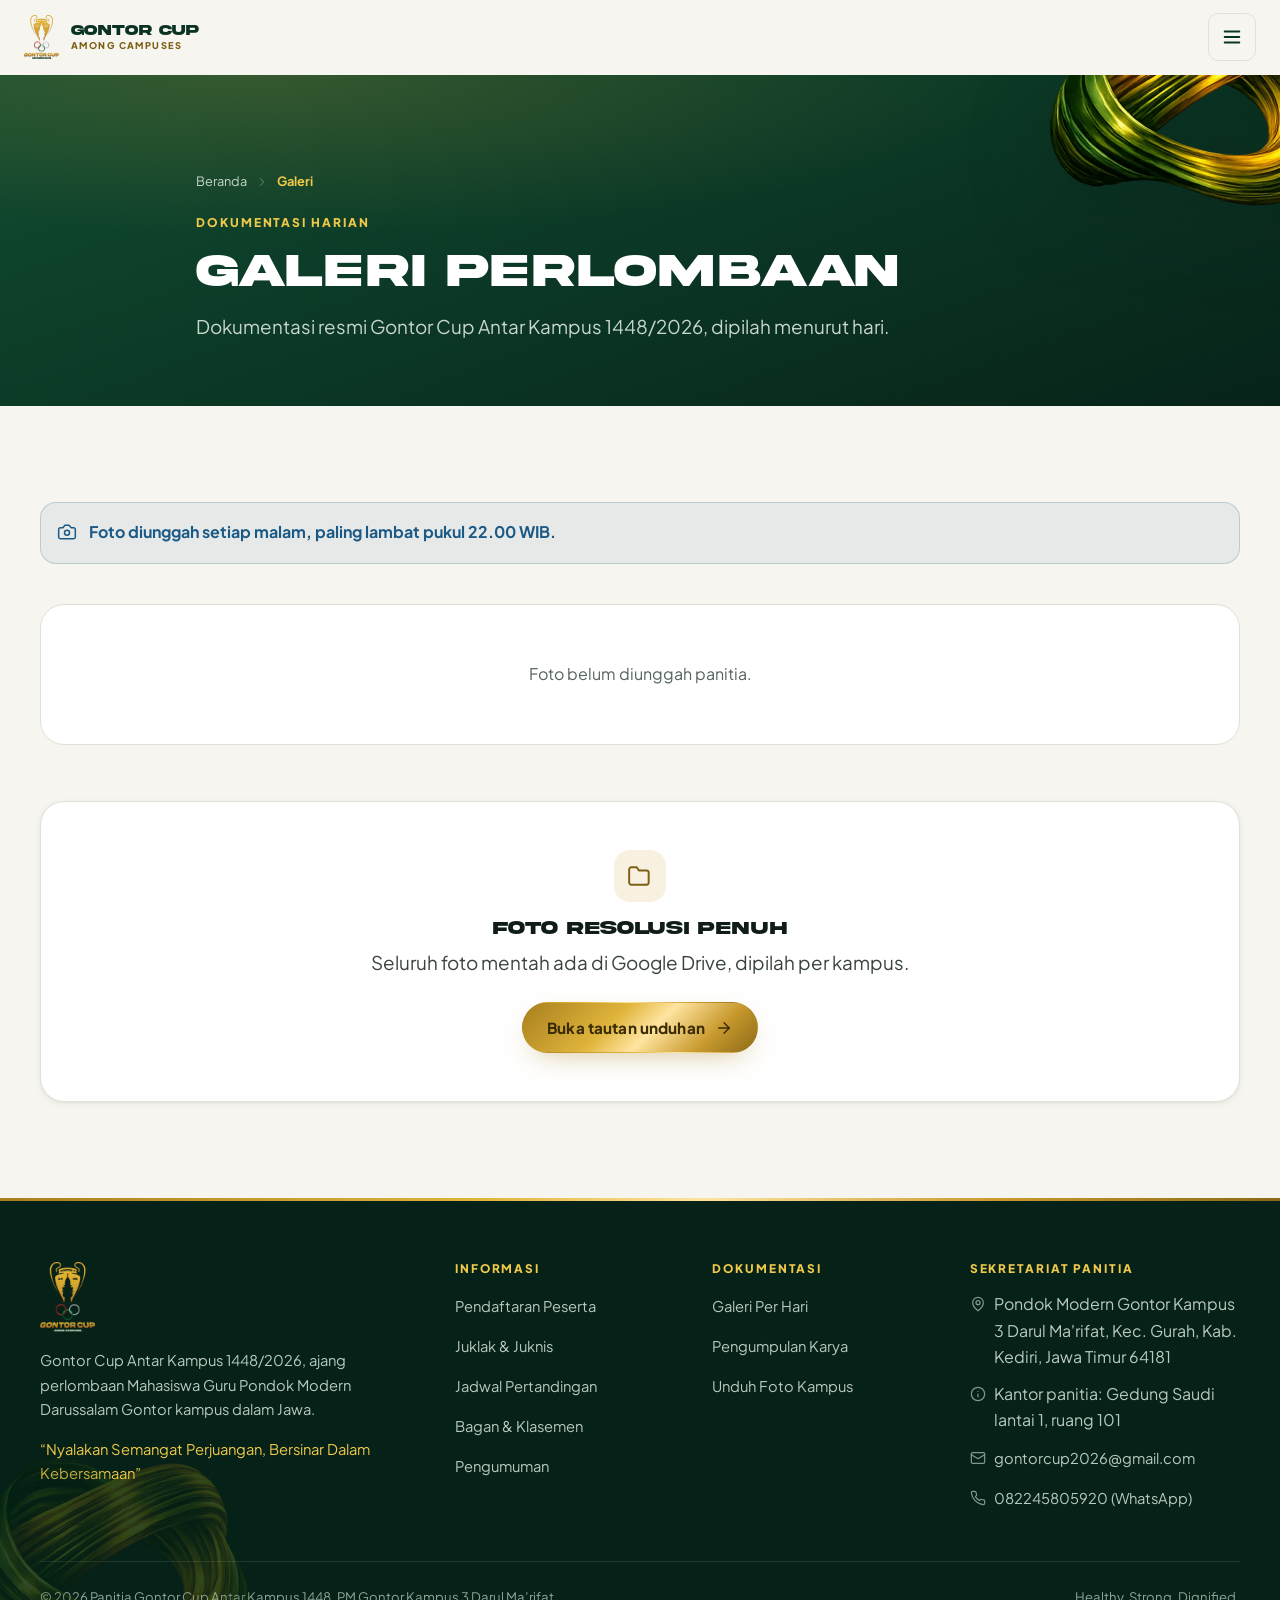
<file: galeri.html>
<!DOCTYPE html>
<html lang="id">
<head>
<meta charset="utf-8">
<meta name="viewport" content="width=device-width, initial-scale=1">
<title>Galeri Perlombaan | Gontor Cup Among Campuses</title>
<meta name="description" content="Dokumentasi foto Gontor Cup Antar Kampus 1448/2026 per hari, dari technical meeting sampai penutupan.">
<meta name="theme-color" content="#0f4a30">
<meta property="og:title" content="Galeri Perlombaan | Gontor Cup">
<meta property="og:description" content="Dokumentasi foto Gontor Cup Antar Kampus 1448/2026 per hari, dari technical meeting sampai penutupan.">
<meta property="og:type" content="website">
<meta property="og:image" content="assets/img/logo.png">
<link rel="icon" href="assets/img/favicon.png" type="image/png">
<link rel="apple-touch-icon" href="assets/img/favicon.png">
<link rel="preconnect" href="https://fonts.googleapis.com">
<link rel="preconnect" href="https://fonts.gstatic.com" crossorigin>
<link rel="stylesheet" href="https://fonts.googleapis.com/css2?family=Amiri:wght@400;700&family=Anton&family=Plus+Jakarta+Sans:wght@400;500;600;700;800&display=swap">
<link rel="stylesheet" href="assets/css/style.css">
</head>
<body data-page="galeri.html">
<a class="skip-link" href="#isi-utama">Lompat ke isi utama</a>

<!-- ============ HEADER ============ -->
<header class="site-header">
  <div class="wrap header-inner">
    <a class="brand" href="index.html">
      <img src="assets/img/logo.webp" alt="" width="44" height="56">
      <span class="brand__text">
        <span class="brand__name">Gontor Cup</span>
        <span class="brand__sub">Among Campuses</span>
      </span>
    </a>

    <nav class="nav" aria-label="Navigasi utama">
      <a href="index.html">Beranda</a>
      <a href="pendaftaran.html">Pendaftaran</a>
      <a href="juklak.html">Juklak & Juknis</a>
      <a href="jadwal.html">Jadwal</a>
      <a href="bagan.html">Klasemen</a>
      <a href="pengumuman.html">Pengumuman</a>
      <a href="galeri.html" aria-current="page">Galeri</a>
      <a href="karya.html">Kumpul Karya</a>
      <a href="unduh-foto.html">Unduh Foto</a>
    </nav>

    <a class="btn btn--gold btn--sm header-cta" href="pendaftaran.html">
      <span class="btn__label">Daftar Sekarang</span><svg viewBox="0 0 24 24" fill="none" stroke="currentColor" stroke-width="1.8" stroke-linecap="round" stroke-linejoin="round" aria-hidden="true"><path d="M5 12h14"/><path d="m12 5 7 7-7 7"/></svg>
    </a>

    <button type="button" class="hamburger" data-drawer-open
            aria-controls="laci" aria-expanded="false" aria-label="Buka menu navigasi">
      <svg viewBox="0 0 24 24" fill="none" stroke="currentColor" stroke-width="2" stroke-linecap="round" stroke-linejoin="round" aria-hidden="true"><path d="M4 6h16M4 12h16M4 18h16"/></svg>
    </button>
  </div>
</header>

<!-- ============ LACI NAVIGASI SELULER ============ -->
<div class="drawer" id="laci" data-open="false">
  <button type="button" class="drawer__scrim" data-drawer-close tabindex="-1" aria-label="Tutup menu"></button>
  <div class="drawer__panel" role="dialog" aria-modal="true" aria-label="Menu navigasi">
    <div class="drawer__head">
      <span class="brand__name">Menu</span>
      <button type="button" class="drawer__close" data-drawer-close aria-label="Tutup menu"><svg viewBox="0 0 24 24" fill="none" stroke="currentColor" stroke-width="2" stroke-linecap="round" stroke-linejoin="round" aria-hidden="true"><path d="M18 6 6 18M6 6l12 12"/></svg></button>
    </div>
    <nav aria-label="Navigasi seluler">
        <a href="index.html"><svg viewBox="0 0 24 24" fill="none" stroke="currentColor" stroke-width="1.8" stroke-linecap="round" stroke-linejoin="round" aria-hidden="true"><path d="M6 9H4.5a2.5 2.5 0 0 1 0-5H6"/><path d="M18 9h1.5a2.5 2.5 0 0 0 0-5H18"/><path d="M4 22h16"/><path d="M10 14.66V17c0 .55-.47.98-.97 1.21C7.85 18.75 7 20.24 7 22"/><path d="M14 14.66V17c0 .55.47.98.97 1.21C16.15 18.75 17 20.24 17 22"/><path d="M18 2H6v7a6 6 0 0 0 12 0V2Z"/></svg>Beranda</a>
        <a href="pendaftaran.html"><svg viewBox="0 0 24 24" fill="none" stroke="currentColor" stroke-width="1.8" stroke-linecap="round" stroke-linejoin="round" aria-hidden="true"><path d="M16 21v-2a4 4 0 0 0-4-4H6a4 4 0 0 0-4 4v2"/><circle cx="9" cy="7" r="4"/><path d="M19 8v6M22 11h-6"/></svg>Pendaftaran</a>
        <a href="juklak.html"><svg viewBox="0 0 24 24" fill="none" stroke="currentColor" stroke-width="1.8" stroke-linecap="round" stroke-linejoin="round" aria-hidden="true"><path d="M4 19.5v-15A2.5 2.5 0 0 1 6.5 2H19a1 1 0 0 1 1 1v18a1 1 0 0 1-1 1H6.5a1 1 0 0 1 0-5H20"/></svg>Juklak & Juknis</a>
        <a href="jadwal.html"><svg viewBox="0 0 24 24" fill="none" stroke="currentColor" stroke-width="1.8" stroke-linecap="round" stroke-linejoin="round" aria-hidden="true"><circle cx="12" cy="12" r="10"/><path d="M12 6v6l4 2"/></svg>Jadwal</a>
        <a href="bagan.html"><svg viewBox="0 0 24 24" fill="none" stroke="currentColor" stroke-width="1.8" stroke-linecap="round" stroke-linejoin="round" aria-hidden="true"><rect x="2" y="3" width="6" height="5" rx="1"/><rect x="2" y="16" width="6" height="5" rx="1"/><rect x="16" y="9" width="6" height="6" rx="1"/><path d="M8 5.5h4v6.5h4"/><path d="M8 18.5h4V12"/></svg>Klasemen</a>
        <a href="pengumuman.html"><svg viewBox="0 0 24 24" fill="none" stroke="currentColor" stroke-width="1.8" stroke-linecap="round" stroke-linejoin="round" aria-hidden="true"><path d="m3 11 18-5v12L3 14v-3z"/><path d="M11.6 16.8a3 3 0 1 1-5.8-1.6"/></svg>Pengumuman</a>
        <a href="galeri.html" aria-current="page"><svg viewBox="0 0 24 24" fill="none" stroke="currentColor" stroke-width="1.8" stroke-linecap="round" stroke-linejoin="round" aria-hidden="true"><path d="M14.5 4h-5L7 7H4a2 2 0 0 0-2 2v9a2 2 0 0 0 2 2h16a2 2 0 0 0 2-2V9a2 2 0 0 0-2-2h-3l-2.5-3z"/><circle cx="12" cy="13" r="3"/></svg>Galeri</a>
        <a href="karya.html"><svg viewBox="0 0 24 24" fill="none" stroke="currentColor" stroke-width="1.8" stroke-linecap="round" stroke-linejoin="round" aria-hidden="true"><path d="M21 15v4a2 2 0 0 1-2 2H5a2 2 0 0 1-2-2v-4"/><path d="M17 8l-5-5-5 5"/><path d="M12 3v12"/></svg>Kumpul Karya</a>
        <a href="unduh-foto.html"><svg viewBox="0 0 24 24" fill="none" stroke="currentColor" stroke-width="1.8" stroke-linecap="round" stroke-linejoin="round" aria-hidden="true"><path d="M21 15v4a2 2 0 0 1-2 2H5a2 2 0 0 1-2-2v-4"/><path d="M7 10l5 5 5-5"/><path d="M12 15V3"/></svg>Unduh Foto</a>
    </nav>
    <a class="btn btn--gold btn--block" href="pendaftaran.html">
      <span class="btn__label">Daftar Sekarang</span><svg viewBox="0 0 24 24" fill="none" stroke="currentColor" stroke-width="1.8" stroke-linecap="round" stroke-linejoin="round" aria-hidden="true"><path d="M5 12h14"/><path d="m12 5 7 7-7 7"/></svg>
    </a>
  </div>
</div>

<main id="isi-utama">

<section class="page-hero">
  <div class="grain"></div>
  <img class="deco" src="assets/img/orn-5.webp" alt="" data-parallax="0.05"
       style="top:-70px;right:-60px;width:min(36vw,300px)">
  <div class="wrap page-hero__inner">
    <nav class="crumbs" aria-label="Remah navigasi"><a href="index.html">Beranda</a><svg viewBox="0 0 24 24" fill="none" stroke="currentColor" stroke-width="1.8" stroke-linecap="round" stroke-linejoin="round" aria-hidden="true"><path d="m9 18 6-6-6-6"/></svg><span aria-current="page">Galeri</span></nav>
    <span class="eyebrow">Dokumentasi Harian</span>
    <h1 class="display">Galeri Perlombaan</h1>
    <p class="lead">Dokumentasi resmi Gontor Cup Antar Kampus 1448/2026, dipilah menurut hari.</p>
  </div>
</section>


<section class="section">
  <div class="wrap">

    <div class="alert alert--info reveal" style="margin-bottom:40px">
      <svg viewBox="0 0 24 24" fill="none" stroke="currentColor" stroke-width="1.8" stroke-linecap="round" stroke-linejoin="round" aria-hidden="true"><path d="M14.5 4h-5L7 7H4a2 2 0 0 0-2 2v9a2 2 0 0 0 2 2h16a2 2 0 0 0 2-2V9a2 2 0 0 0-2-2h-3l-2.5-3z"/><circle cx="12" cy="13" r="3"/></svg>
      <div><strong>Foto diunggah setiap malam, paling lambat pukul 22.00 WIB.</strong></div>
    </div>

    <div data-tabs id="galeri-tabs">
      <div class="galeri-rangka" aria-hidden="true">
        <div class="pill-nav" style="margin-bottom:32px">
          <span class="rangka rangka--pill"></span>
          <span class="rangka rangka--pill"></span>
          <span class="rangka rangka--pill"></span>
        </div>
        <div class="gallery">
          <span class="rangka rangka--foto"></span>
          <span class="rangka rangka--foto"></span>
          <span class="rangka rangka--foto"></span>
          <span class="rangka rangka--foto"></span>
          <span class="rangka rangka--foto"></span>
          <span class="rangka rangka--foto"></span>
        </div>
      </div>
      <div class="galeri-kosong card card--flat center" style="padding:56px 24px">
        <p class="muted" style="margin:0">Foto belum diunggah panitia.</p>
      </div>
    </div>
    <script>
      /* Dipasang sebelum halaman tergambar, dilepas konten.js begitu galeri
         dari Spreadsheet selesai dibaca. Penjaga 12 detik supaya rangkanya
         tidak menggantung kalau konten.js gagal dimuat. */
      (function () {
        var g = document.getElementById("galeri-tabs");
        g.classList.add("is-memuat");
        setTimeout(function () { g.classList.remove("is-memuat"); }, 12000);
      })();
    </script>

    <div class="card card--pad-lg center reveal" style="margin-top:56px">
      <span class="icon-badge icon-badge--gold" style="margin-inline:auto"><svg viewBox="0 0 24 24" fill="none" stroke="currentColor" stroke-width="1.8" stroke-linecap="round" stroke-linejoin="round" aria-hidden="true"><path d="M4 20a2 2 0 0 1-2-2V6a2 2 0 0 1 2-2h5l2 3h7a2 2 0 0 1 2 2v9a2 2 0 0 1-2 2z"/></svg></span>
      <h3 class="display">Foto Resolusi Penuh</h3>
      <p class="lead" style="margin:0 auto 24px">Seluruh foto mentah ada di Google Drive,
         dipilah per kampus.</p>
      <a class="btn btn--gold" href="unduh-foto.html">
        <span class="btn__label">Buka tautan unduhan</span><svg viewBox="0 0 24 24" fill="none" stroke="currentColor" stroke-width="1.8" stroke-linecap="round" stroke-linejoin="round" aria-hidden="true"><path d="M5 12h14"/><path d="m12 5 7 7-7 7"/></svg>
      </a>
    </div>
  </div>
</section>

</main>

<!-- ============ FOOTER ============ -->
<footer class="site-footer">
  <img class="deco deco--soft" src="assets/img/orn-5.webp" alt=""
       style="bottom:-40px;left:-60px;width:min(40vw,320px)">
  <div class="wrap">
    <div class="footer-grid">
      <div class="footer-brand">
        <img src="assets/img/logo.webp" alt="Logo Gontor Cup" width="70" height="89">
        <p>Gontor Cup Antar Kampus 1448/2026, ajang perlombaan Mahasiswa Guru
           Pondok Modern Darussalam Gontor kampus dalam Jawa.</p>
        <p class="small" style="margin-top:12px;color:var(--gold-300)">&ldquo;Nyalakan Semangat Perjuangan, Bersinar Dalam Kebersamaan&rdquo;</p>
      </div>
      <div>
        <h4>Informasi</h4>
        <ul>
          <li><a href="pendaftaran.html">Pendaftaran Peserta</a></li>
          <li><a href="juklak.html">Juklak &amp; Juknis</a></li>
          <li><a href="jadwal.html">Jadwal Pertandingan</a></li>
          <li><a href="bagan.html">Bagan &amp; Klasemen</a></li>
          <li><a href="pengumuman.html">Pengumuman</a></li>
        </ul>
      </div>
      <div>
        <h4>Dokumentasi</h4>
        <ul>
          <li><a href="galeri.html">Galeri Per Hari</a></li>
          <li><a href="karya.html">Pengumpulan Karya</a></li>
          <li><a href="unduh-foto.html">Unduh Foto Kampus</a></li>
        </ul>
      </div>
      <div>
        <h4>Sekretariat Panitia</h4>
        <ul>
          <li><svg viewBox="0 0 24 24" fill="none" stroke="currentColor" stroke-width="1.8" stroke-linecap="round" stroke-linejoin="round" aria-hidden="true"><path d="M20 10c0 6-8 12-8 12s-8-6-8-12a8 8 0 0 1 16 0Z"/><circle cx="12" cy="10" r="3"/></svg><span>Pondok Modern Gontor Kampus 3 Darul Ma'rifat, Kec. Gurah, Kab. Kediri, Jawa Timur 64181</span></li>
          <li><svg viewBox="0 0 24 24" fill="none" stroke="currentColor" stroke-width="1.8" stroke-linecap="round" stroke-linejoin="round" aria-hidden="true"><circle cx="12" cy="12" r="10"/><path d="M12 16v-4M12 8h.01"/></svg><span>Kantor panitia: Gedung Saudi lantai 1, ruang 101</span></li>
          <li><a href="mailto:gontorcup2026@gmail.com"><svg viewBox="0 0 24 24" fill="none" stroke="currentColor" stroke-width="1.8" stroke-linecap="round" stroke-linejoin="round" aria-hidden="true"><rect x="2" y="4" width="20" height="16" rx="2"/><path d="m22 7-10 6L2 7"/></svg>gontorcup2026@gmail.com</a></li>
          <li><a href="https://wa.me/6282245805920" target="_blank" rel="noopener noreferrer"><svg viewBox="0 0 24 24" fill="none" stroke="currentColor" stroke-width="1.8" stroke-linecap="round" stroke-linejoin="round" aria-hidden="true"><path d="M22 16.9v3a2 2 0 0 1-2.2 2 19.8 19.8 0 0 1-8.6-3.1 19.5 19.5 0 0 1-6-6A19.8 19.8 0 0 1 2.1 4.2 2 2 0 0 1 4.1 2h3a2 2 0 0 1 2 1.7c.1 1 .4 1.9.7 2.8a2 2 0 0 1-.5 2.1L8.1 9.9a16 16 0 0 0 6 6l1.3-1.2a2 2 0 0 1 2.1-.5c.9.3 1.8.6 2.8.7a2 2 0 0 1 1.7 2Z"/></svg>082245805920 (WhatsApp)</a></li>
        </ul>
      </div>
    </div>
    <div class="footer-bottom">
      <p>&copy; 2026 Panitia Gontor Cup Antar Kampus 1448, PM Gontor Kampus 3 Darul Ma’rifat.</p>
      <p>Healthy. Strong. Dignified.</p>
    </div>
  </div>
</footer>

<!-- ============ LIGHTBOX GALERI ============ -->
<div class="lightbox" id="lightbox" data-open="false" role="dialog" aria-modal="true" aria-label="Pratinjau foto">
  <button type="button" class="lightbox__close" aria-label="Tutup pratinjau"><svg viewBox="0 0 24 24" fill="none" stroke="currentColor" stroke-width="2" stroke-linecap="round" stroke-linejoin="round" aria-hidden="true"><path d="M18 6 6 18M6 6l12 12"/></svg></button>
  <button type="button" class="lightbox__nav prev" aria-label="Foto sebelumnya"><svg viewBox="0 0 24 24" fill="none" stroke="currentColor" stroke-width="2" stroke-linecap="round" stroke-linejoin="round" aria-hidden="true"><path d="M19 12H5"/><path d="m12 19-7-7 7-7"/></svg></button>
  <button type="button" class="lightbox__nav next" aria-label="Foto berikutnya"><svg viewBox="0 0 24 24" fill="none" stroke="currentColor" stroke-width="2" stroke-linecap="round" stroke-linejoin="round" aria-hidden="true"><path d="M5 12h14"/><path d="m12 5 7 7-7 7"/></svg></button>
  <div>
    <div class="lightbox__stage"></div>
    <p class="lightbox__cap"></p>
  </div>
</div>

<!-- config.js: satu-satunya tempat URL Apps Script diisi.
     konten.js hanya MENIMPA bagian yang sudah diubah panitia lewat /admin;
     tanpa sambungan, isi bawaan di HTML inilah yang tampil. -->
<script src="assets/js/config.js"></script>
<script src="assets/js/api.js"></script>
<script src="assets/js/main.js" defer></script>
<script src="assets/js/konten.js" defer></script>
</body>
</html>
</file>
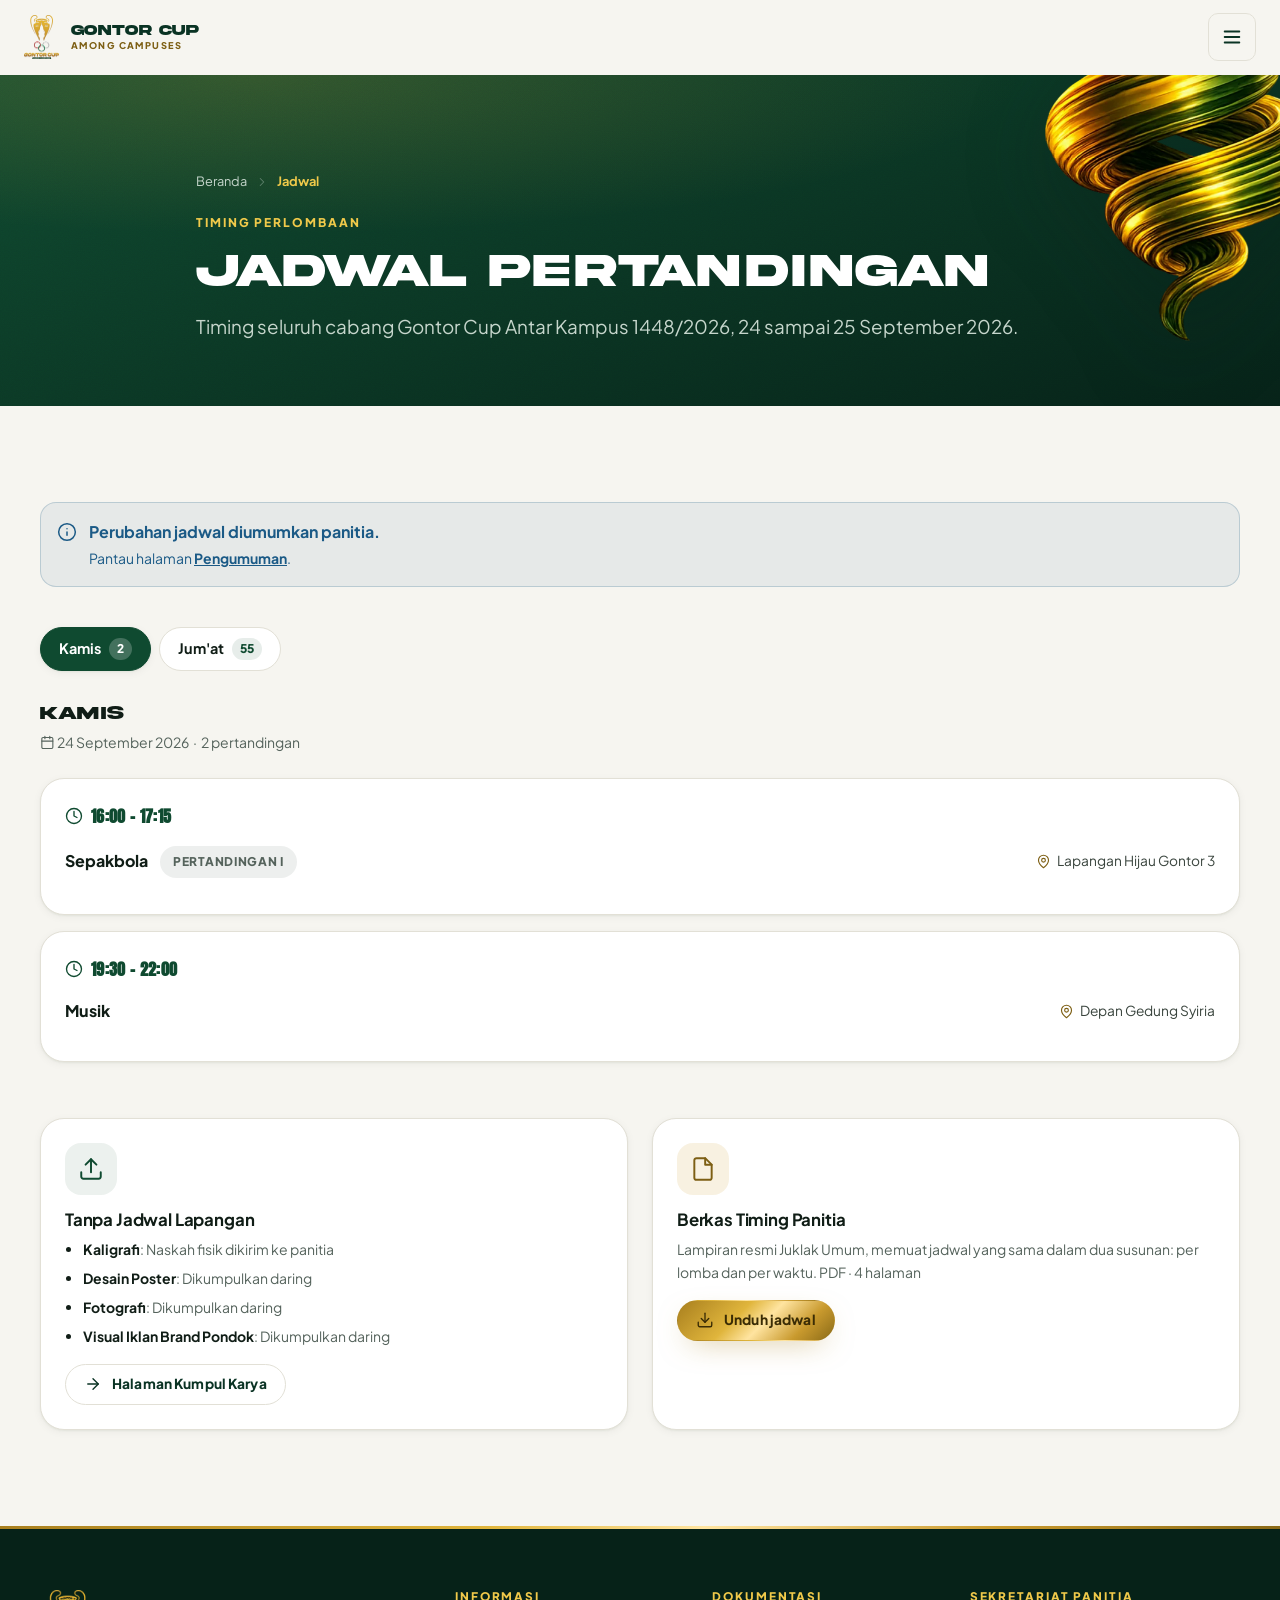
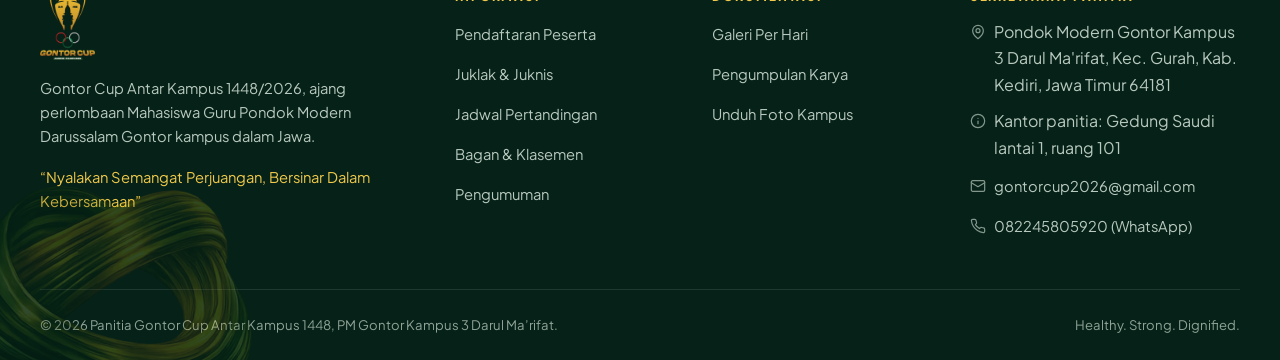
<file: jadwal.html>
<!DOCTYPE html>
<html lang="id">
<head>
<meta charset="utf-8">
<meta name="viewport" content="width=device-width, initial-scale=1">
<title>Jadwal Pertandingan | Gontor Cup Among Campuses</title>
<meta name="description" content="Jadwal dan venue seluruh lomba Gontor Cup Antar Kampus 1448/2026, Kamis sampai Jum'at 24-25 September 2026.">
<meta name="theme-color" content="#0f4a30">
<meta property="og:title" content="Jadwal Pertandingan | Gontor Cup">
<meta property="og:description" content="Jadwal dan venue seluruh lomba Gontor Cup Antar Kampus 1448/2026, Kamis sampai Jum'at 24-25 September 2026.">
<meta property="og:type" content="website">
<meta property="og:image" content="assets/img/logo.png">
<link rel="icon" href="assets/img/favicon.png" type="image/png">
<link rel="apple-touch-icon" href="assets/img/favicon.png">
<link rel="preconnect" href="https://fonts.googleapis.com">
<link rel="preconnect" href="https://fonts.gstatic.com" crossorigin>
<link rel="stylesheet" href="https://fonts.googleapis.com/css2?family=Amiri:wght@400;700&family=Anton&family=Plus+Jakarta+Sans:wght@400;500;600;700;800&display=swap">
<link rel="stylesheet" href="assets/css/style.css">
</head>
<body data-page="jadwal.html">
<a class="skip-link" href="#isi-utama">Lompat ke isi utama</a>

<!-- ============ HEADER ============ -->
<header class="site-header">
  <div class="wrap header-inner">
    <a class="brand" href="index.html">
      <img src="assets/img/logo.webp" alt="" width="44" height="56">
      <span class="brand__text">
        <span class="brand__name">Gontor Cup</span>
        <span class="brand__sub">Among Campuses</span>
      </span>
    </a>

    <nav class="nav" aria-label="Navigasi utama">
      <a href="index.html">Beranda</a>
      <a href="pendaftaran.html">Pendaftaran</a>
      <a href="juklak.html">Juklak & Juknis</a>
      <a href="jadwal.html" aria-current="page">Jadwal</a>
      <a href="bagan.html">Klasemen</a>
      <a href="pengumuman.html">Pengumuman</a>
      <a href="galeri.html">Galeri</a>
      <a href="karya.html">Kumpul Karya</a>
      <a href="unduh-foto.html">Unduh Foto</a>
    </nav>

    <a class="btn btn--gold btn--sm header-cta" href="pendaftaran.html">
      <span class="btn__label">Daftar Sekarang</span><svg viewBox="0 0 24 24" fill="none" stroke="currentColor" stroke-width="1.8" stroke-linecap="round" stroke-linejoin="round" aria-hidden="true"><path d="M5 12h14"/><path d="m12 5 7 7-7 7"/></svg>
    </a>

    <button type="button" class="hamburger" data-drawer-open
            aria-controls="laci" aria-expanded="false" aria-label="Buka menu navigasi">
      <svg viewBox="0 0 24 24" fill="none" stroke="currentColor" stroke-width="2" stroke-linecap="round" stroke-linejoin="round" aria-hidden="true"><path d="M4 6h16M4 12h16M4 18h16"/></svg>
    </button>
  </div>
</header>

<!-- ============ LACI NAVIGASI SELULER ============ -->
<div class="drawer" id="laci" data-open="false">
  <button type="button" class="drawer__scrim" data-drawer-close tabindex="-1" aria-label="Tutup menu"></button>
  <div class="drawer__panel" role="dialog" aria-modal="true" aria-label="Menu navigasi">
    <div class="drawer__head">
      <span class="brand__name">Menu</span>
      <button type="button" class="drawer__close" data-drawer-close aria-label="Tutup menu"><svg viewBox="0 0 24 24" fill="none" stroke="currentColor" stroke-width="2" stroke-linecap="round" stroke-linejoin="round" aria-hidden="true"><path d="M18 6 6 18M6 6l12 12"/></svg></button>
    </div>
    <nav aria-label="Navigasi seluler">
        <a href="index.html"><svg viewBox="0 0 24 24" fill="none" stroke="currentColor" stroke-width="1.8" stroke-linecap="round" stroke-linejoin="round" aria-hidden="true"><path d="M6 9H4.5a2.5 2.5 0 0 1 0-5H6"/><path d="M18 9h1.5a2.5 2.5 0 0 0 0-5H18"/><path d="M4 22h16"/><path d="M10 14.66V17c0 .55-.47.98-.97 1.21C7.85 18.75 7 20.24 7 22"/><path d="M14 14.66V17c0 .55.47.98.97 1.21C16.15 18.75 17 20.24 17 22"/><path d="M18 2H6v7a6 6 0 0 0 12 0V2Z"/></svg>Beranda</a>
        <a href="pendaftaran.html"><svg viewBox="0 0 24 24" fill="none" stroke="currentColor" stroke-width="1.8" stroke-linecap="round" stroke-linejoin="round" aria-hidden="true"><path d="M16 21v-2a4 4 0 0 0-4-4H6a4 4 0 0 0-4 4v2"/><circle cx="9" cy="7" r="4"/><path d="M19 8v6M22 11h-6"/></svg>Pendaftaran</a>
        <a href="juklak.html"><svg viewBox="0 0 24 24" fill="none" stroke="currentColor" stroke-width="1.8" stroke-linecap="round" stroke-linejoin="round" aria-hidden="true"><path d="M4 19.5v-15A2.5 2.5 0 0 1 6.5 2H19a1 1 0 0 1 1 1v18a1 1 0 0 1-1 1H6.5a1 1 0 0 1 0-5H20"/></svg>Juklak & Juknis</a>
        <a href="jadwal.html" aria-current="page"><svg viewBox="0 0 24 24" fill="none" stroke="currentColor" stroke-width="1.8" stroke-linecap="round" stroke-linejoin="round" aria-hidden="true"><circle cx="12" cy="12" r="10"/><path d="M12 6v6l4 2"/></svg>Jadwal</a>
        <a href="bagan.html"><svg viewBox="0 0 24 24" fill="none" stroke="currentColor" stroke-width="1.8" stroke-linecap="round" stroke-linejoin="round" aria-hidden="true"><rect x="2" y="3" width="6" height="5" rx="1"/><rect x="2" y="16" width="6" height="5" rx="1"/><rect x="16" y="9" width="6" height="6" rx="1"/><path d="M8 5.5h4v6.5h4"/><path d="M8 18.5h4V12"/></svg>Klasemen</a>
        <a href="pengumuman.html"><svg viewBox="0 0 24 24" fill="none" stroke="currentColor" stroke-width="1.8" stroke-linecap="round" stroke-linejoin="round" aria-hidden="true"><path d="m3 11 18-5v12L3 14v-3z"/><path d="M11.6 16.8a3 3 0 1 1-5.8-1.6"/></svg>Pengumuman</a>
        <a href="galeri.html"><svg viewBox="0 0 24 24" fill="none" stroke="currentColor" stroke-width="1.8" stroke-linecap="round" stroke-linejoin="round" aria-hidden="true"><path d="M14.5 4h-5L7 7H4a2 2 0 0 0-2 2v9a2 2 0 0 0 2 2h16a2 2 0 0 0 2-2V9a2 2 0 0 0-2-2h-3l-2.5-3z"/><circle cx="12" cy="13" r="3"/></svg>Galeri</a>
        <a href="karya.html"><svg viewBox="0 0 24 24" fill="none" stroke="currentColor" stroke-width="1.8" stroke-linecap="round" stroke-linejoin="round" aria-hidden="true"><path d="M21 15v4a2 2 0 0 1-2 2H5a2 2 0 0 1-2-2v-4"/><path d="M17 8l-5-5-5 5"/><path d="M12 3v12"/></svg>Kumpul Karya</a>
        <a href="unduh-foto.html"><svg viewBox="0 0 24 24" fill="none" stroke="currentColor" stroke-width="1.8" stroke-linecap="round" stroke-linejoin="round" aria-hidden="true"><path d="M21 15v4a2 2 0 0 1-2 2H5a2 2 0 0 1-2-2v-4"/><path d="M7 10l5 5 5-5"/><path d="M12 15V3"/></svg>Unduh Foto</a>
    </nav>
    <a class="btn btn--gold btn--block" href="pendaftaran.html">
      <span class="btn__label">Daftar Sekarang</span><svg viewBox="0 0 24 24" fill="none" stroke="currentColor" stroke-width="1.8" stroke-linecap="round" stroke-linejoin="round" aria-hidden="true"><path d="M5 12h14"/><path d="m12 5 7 7-7 7"/></svg>
    </a>
  </div>
</div>

<main id="isi-utama">

<section class="page-hero">
  <div class="grain"></div>
  <img class="deco" src="assets/img/orn-2.webp" alt="" data-parallax="0.05"
       style="top:-70px;right:-60px;width:min(36vw,300px)">
  <div class="wrap page-hero__inner">
    <nav class="crumbs" aria-label="Remah navigasi"><a href="index.html">Beranda</a><svg viewBox="0 0 24 24" fill="none" stroke="currentColor" stroke-width="1.8" stroke-linecap="round" stroke-linejoin="round" aria-hidden="true"><path d="m9 18 6-6-6-6"/></svg><span aria-current="page">Jadwal</span></nav>
    <span class="eyebrow">Timing Perlombaan</span>
    <h1 class="display">Jadwal Pertandingan</h1>
    <p class="lead">Timing seluruh cabang Gontor Cup Antar Kampus 1448/2026, 24 sampai 25 September 2026.</p>
  </div>
</section>


<section class="section">
  <div class="wrap">

    <div class="alert alert--info reveal" style="margin-bottom:40px">
      <svg viewBox="0 0 24 24" fill="none" stroke="currentColor" stroke-width="1.8" stroke-linecap="round" stroke-linejoin="round" aria-hidden="true"><circle cx="12" cy="12" r="10"/><path d="M12 16v-4M12 8h.01"/></svg>
      <div><strong>Perubahan jadwal diumumkan panitia.</strong>
      <p class="small" style="margin:0">Pantau halaman
         <a href="pengumuman.html" style="font-weight:700">Pengumuman</a>.</p></div>
    </div>

    <div data-tabs id="jadwal-tabs">
      <div class="pill-nav" role="tablist" aria-label="Pilih hari perlombaan" style="margin-bottom:32px">
        <button type="button" class="pill" role="tab" id="tab-kamis" aria-controls="panel-kamis" aria-selected="true" tabindex="0">Kamis<span class="count">2</span></button>
        <button type="button" class="pill" role="tab" id="tab-jumat" aria-controls="panel-jumat" aria-selected="false" tabindex="-1">Jum'at<span class="count">55</span></button>
      </div>
      <div id="panel-kamis" role="tabpanel" aria-labelledby="tab-kamis" tabindex="0">
        <div class="between" style="margin-bottom:24px">
          <div>
            <h3 class="display" style="margin-bottom:6px">Kamis</h3>
            <p class="muted small" style="margin:0"><svg viewBox="0 0 24 24" fill="none" stroke="currentColor" stroke-width="1.8" stroke-linecap="round" stroke-linejoin="round" aria-hidden="true"><rect x="3" y="4" width="18" height="18" rx="2"/><path d="M16 2v4M8 2v4M3 10h18"/></svg> 24 September 2026 &nbsp;·&nbsp; 2 pertandingan</p>
          </div>
        </div>
      <div class="card jadwal-slot reveal">
        <p class="jadwal-slot__jam"><svg viewBox="0 0 24 24" fill="none" stroke="currentColor" stroke-width="1.8" stroke-linecap="round" stroke-linejoin="round" aria-hidden="true"><circle cx="12" cy="12" r="10"/><path d="M12 6v6l4 2"/></svg>16:00 - 17:15</p>
        <ul class="jadwal-daftar">
          <li class="jadwal-baris">
            <span class="jadwal-baris__lomba">Sepakbola</span>
            <span class="badge badge--muted">Pertandingan I</span>
            <span class="jadwal-baris__venue"><svg viewBox="0 0 24 24" fill="none" stroke="currentColor" stroke-width="1.8" stroke-linecap="round" stroke-linejoin="round" aria-hidden="true"><path d="M20 10c0 6-8 12-8 12s-8-6-8-12a8 8 0 0 1 16 0Z"/><circle cx="12" cy="10" r="3"/></svg>Lapangan Hijau Gontor 3</span>
          </li>
        </ul>
      </div>
      <div class="card jadwal-slot reveal">
        <p class="jadwal-slot__jam"><svg viewBox="0 0 24 24" fill="none" stroke="currentColor" stroke-width="1.8" stroke-linecap="round" stroke-linejoin="round" aria-hidden="true"><circle cx="12" cy="12" r="10"/><path d="M12 6v6l4 2"/></svg>19:30 - 22:00</p>
        <ul class="jadwal-daftar">
          <li class="jadwal-baris">
            <span class="jadwal-baris__lomba">Musik</span>
            
            <span class="jadwal-baris__venue"><svg viewBox="0 0 24 24" fill="none" stroke="currentColor" stroke-width="1.8" stroke-linecap="round" stroke-linejoin="round" aria-hidden="true"><path d="M20 10c0 6-8 12-8 12s-8-6-8-12a8 8 0 0 1 16 0Z"/><circle cx="12" cy="10" r="3"/></svg>Depan Gedung Syiria</span>
          </li>
        </ul>
      </div>
      </div>
      <div id="panel-jumat" role="tabpanel" aria-labelledby="tab-jumat" hidden tabindex="0">
        <div class="between" style="margin-bottom:24px">
          <div>
            <h3 class="display" style="margin-bottom:6px">Jum'at</h3>
            <p class="muted small" style="margin:0"><svg viewBox="0 0 24 24" fill="none" stroke="currentColor" stroke-width="1.8" stroke-linecap="round" stroke-linejoin="round" aria-hidden="true"><rect x="3" y="4" width="18" height="18" rx="2"/><path d="M16 2v4M8 2v4M3 10h18"/></svg> 25 September 2026 &nbsp;·&nbsp; 55 pertandingan</p>
          </div>
        </div>
      <div class="card jadwal-slot reveal">
        <p class="jadwal-slot__jam"><svg viewBox="0 0 24 24" fill="none" stroke="currentColor" stroke-width="1.8" stroke-linecap="round" stroke-linejoin="round" aria-hidden="true"><circle cx="12" cy="12" r="10"/><path d="M12 6v6l4 2"/></svg>07:00 - 07:10</p>
        <ul class="jadwal-daftar">
          <li class="jadwal-baris">
            <span class="jadwal-baris__lomba">Panahan</span>
            <span class="badge badge--muted">Pertandingan I</span>
            <span class="jadwal-baris__venue"><svg viewBox="0 0 24 24" fill="none" stroke="currentColor" stroke-width="1.8" stroke-linecap="round" stroke-linejoin="round" aria-hidden="true"><path d="M20 10c0 6-8 12-8 12s-8-6-8-12a8 8 0 0 1 16 0Z"/><circle cx="12" cy="10" r="3"/></svg>Lapangan BAAK</span>
          </li>
        </ul>
      </div>
      <div class="card jadwal-slot reveal">
        <p class="jadwal-slot__jam"><svg viewBox="0 0 24 24" fill="none" stroke="currentColor" stroke-width="1.8" stroke-linecap="round" stroke-linejoin="round" aria-hidden="true"><circle cx="12" cy="12" r="10"/><path d="M12 6v6l4 2"/></svg>07:00 - 07:40</p>
        <ul class="jadwal-daftar">
          <li class="jadwal-baris">
            <span class="jadwal-baris__lomba">Futsal</span>
            <span class="badge badge--muted">Pertandingan I</span>
            <span class="jadwal-baris__venue"><svg viewBox="0 0 24 24" fill="none" stroke="currentColor" stroke-width="1.8" stroke-linecap="round" stroke-linejoin="round" aria-hidden="true"><path d="M20 10c0 6-8 12-8 12s-8-6-8-12a8 8 0 0 1 16 0Z"/><circle cx="12" cy="10" r="3"/></svg>Lapangan Futsal Indoor</span>
          </li>
          <li class="jadwal-baris">
            <span class="jadwal-baris__lomba">Takraw</span>
            <span class="badge badge--muted">Pertandingan I</span>
            <span class="jadwal-baris__venue"><svg viewBox="0 0 24 24" fill="none" stroke="currentColor" stroke-width="1.8" stroke-linecap="round" stroke-linejoin="round" aria-hidden="true"><path d="M20 10c0 6-8 12-8 12s-8-6-8-12a8 8 0 0 1 16 0Z"/><circle cx="12" cy="10" r="3"/></svg>Lapangan Depan Gedung Sudan</span>
          </li>
          <li class="jadwal-baris">
            <span class="jadwal-baris__lomba">Bola Voli</span>
            <span class="badge badge--muted">Pertandingan I</span>
            <span class="jadwal-baris__venue"><svg viewBox="0 0 24 24" fill="none" stroke="currentColor" stroke-width="1.8" stroke-linecap="round" stroke-linejoin="round" aria-hidden="true"><path d="M20 10c0 6-8 12-8 12s-8-6-8-12a8 8 0 0 1 16 0Z"/><circle cx="12" cy="10" r="3"/></svg>Lapangan Depan Gedung Syiria</span>
          </li>
          <li class="jadwal-baris">
            <span class="jadwal-baris__lomba">Bola Basket</span>
            <span class="badge badge--muted">Pertandingan I</span>
            <span class="jadwal-baris__venue"><svg viewBox="0 0 24 24" fill="none" stroke="currentColor" stroke-width="1.8" stroke-linecap="round" stroke-linejoin="round" aria-hidden="true"><path d="M20 10c0 6-8 12-8 12s-8-6-8-12a8 8 0 0 1 16 0Z"/><circle cx="12" cy="10" r="3"/></svg>Lapangan Depan Gedung Sudan</span>
          </li>
          <li class="jadwal-baris">
            <span class="jadwal-baris__lomba">Tenis Meja Single</span>
            <span class="badge badge--muted">Pertandingan I</span>
            <span class="jadwal-baris__venue"><svg viewBox="0 0 24 24" fill="none" stroke="currentColor" stroke-width="1.8" stroke-linecap="round" stroke-linejoin="round" aria-hidden="true"><path d="M20 10c0 6-8 12-8 12s-8-6-8-12a8 8 0 0 1 16 0Z"/><circle cx="12" cy="10" r="3"/></svg>Gedung Sport Hall</span>
          </li>
          <li class="jadwal-baris">
            <span class="jadwal-baris__lomba">Tenis Meja Double</span>
            <span class="badge badge--muted">Pertandingan I</span>
            <span class="jadwal-baris__venue"><svg viewBox="0 0 24 24" fill="none" stroke="currentColor" stroke-width="1.8" stroke-linecap="round" stroke-linejoin="round" aria-hidden="true"><path d="M20 10c0 6-8 12-8 12s-8-6-8-12a8 8 0 0 1 16 0Z"/><circle cx="12" cy="10" r="3"/></svg>Gedung Sport Hall</span>
          </li>
          <li class="jadwal-baris">
            <span class="jadwal-baris__lomba">Bulutangkis Single</span>
            <span class="badge badge--muted">Pertandingan I</span>
            <span class="jadwal-baris__venue"><svg viewBox="0 0 24 24" fill="none" stroke="currentColor" stroke-width="1.8" stroke-linecap="round" stroke-linejoin="round" aria-hidden="true"><path d="M20 10c0 6-8 12-8 12s-8-6-8-12a8 8 0 0 1 16 0Z"/><circle cx="12" cy="10" r="3"/></svg>Gedung Sport Hall</span>
          </li>
          <li class="jadwal-baris">
            <span class="jadwal-baris__lomba">Bulutangkis Double</span>
            <span class="badge badge--muted">Pertandingan I</span>
            <span class="jadwal-baris__venue"><svg viewBox="0 0 24 24" fill="none" stroke="currentColor" stroke-width="1.8" stroke-linecap="round" stroke-linejoin="round" aria-hidden="true"><path d="M20 10c0 6-8 12-8 12s-8-6-8-12a8 8 0 0 1 16 0Z"/><circle cx="12" cy="10" r="3"/></svg>Gedung Sport Hall</span>
          </li>
        </ul>
      </div>
      <div class="card jadwal-slot reveal">
        <p class="jadwal-slot__jam"><svg viewBox="0 0 24 24" fill="none" stroke="currentColor" stroke-width="1.8" stroke-linecap="round" stroke-linejoin="round" aria-hidden="true"><circle cx="12" cy="12" r="10"/><path d="M12 6v6l4 2"/></svg>07:00 - 08:00</p>
        <ul class="jadwal-daftar">
          <li class="jadwal-baris">
            <span class="jadwal-baris__lomba">Sepakbola</span>
            <span class="badge badge--muted">Pertandingan II</span>
            <span class="jadwal-baris__venue"><svg viewBox="0 0 24 24" fill="none" stroke="currentColor" stroke-width="1.8" stroke-linecap="round" stroke-linejoin="round" aria-hidden="true"><path d="M20 10c0 6-8 12-8 12s-8-6-8-12a8 8 0 0 1 16 0Z"/><circle cx="12" cy="10" r="3"/></svg>Lapangan Hijau Gontor 3</span>
          </li>
        </ul>
      </div>
      <div class="card jadwal-slot reveal">
        <p class="jadwal-slot__jam"><svg viewBox="0 0 24 24" fill="none" stroke="currentColor" stroke-width="1.8" stroke-linecap="round" stroke-linejoin="round" aria-hidden="true"><circle cx="12" cy="12" r="10"/><path d="M12 6v6l4 2"/></svg>07:10 - 07:20</p>
        <ul class="jadwal-daftar">
          <li class="jadwal-baris">
            <span class="jadwal-baris__lomba">Panahan</span>
            <span class="badge badge--muted">Pertandingan II</span>
            <span class="jadwal-baris__venue"><svg viewBox="0 0 24 24" fill="none" stroke="currentColor" stroke-width="1.8" stroke-linecap="round" stroke-linejoin="round" aria-hidden="true"><path d="M20 10c0 6-8 12-8 12s-8-6-8-12a8 8 0 0 1 16 0Z"/><circle cx="12" cy="10" r="3"/></svg>Lapangan BAAK</span>
          </li>
        </ul>
      </div>
      <div class="card jadwal-slot reveal">
        <p class="jadwal-slot__jam"><svg viewBox="0 0 24 24" fill="none" stroke="currentColor" stroke-width="1.8" stroke-linecap="round" stroke-linejoin="round" aria-hidden="true"><circle cx="12" cy="12" r="10"/><path d="M12 6v6l4 2"/></svg>07:20 - 07:30</p>
        <ul class="jadwal-daftar">
          <li class="jadwal-baris">
            <span class="jadwal-baris__lomba">Panahan</span>
            <span class="badge badge--muted">Pertandingan III</span>
            <span class="jadwal-baris__venue"><svg viewBox="0 0 24 24" fill="none" stroke="currentColor" stroke-width="1.8" stroke-linecap="round" stroke-linejoin="round" aria-hidden="true"><path d="M20 10c0 6-8 12-8 12s-8-6-8-12a8 8 0 0 1 16 0Z"/><circle cx="12" cy="10" r="3"/></svg>Lapangan BAAK</span>
          </li>
        </ul>
      </div>
      <div class="card jadwal-slot reveal">
        <p class="jadwal-slot__jam"><svg viewBox="0 0 24 24" fill="none" stroke="currentColor" stroke-width="1.8" stroke-linecap="round" stroke-linejoin="round" aria-hidden="true"><circle cx="12" cy="12" r="10"/><path d="M12 6v6l4 2"/></svg>07:30 - 07:40</p>
        <ul class="jadwal-daftar">
          <li class="jadwal-baris">
            <span class="jadwal-baris__lomba">Panahan</span>
            <span class="badge badge--muted">Pertandingan Final</span>
            <span class="jadwal-baris__venue"><svg viewBox="0 0 24 24" fill="none" stroke="currentColor" stroke-width="1.8" stroke-linecap="round" stroke-linejoin="round" aria-hidden="true"><path d="M20 10c0 6-8 12-8 12s-8-6-8-12a8 8 0 0 1 16 0Z"/><circle cx="12" cy="10" r="3"/></svg>Lapangan BAAK</span>
          </li>
        </ul>
      </div>
      <div class="card jadwal-slot reveal">
        <p class="jadwal-slot__jam"><svg viewBox="0 0 24 24" fill="none" stroke="currentColor" stroke-width="1.8" stroke-linecap="round" stroke-linejoin="round" aria-hidden="true"><circle cx="12" cy="12" r="10"/><path d="M12 6v6l4 2"/></svg>07:30 - Selesai</p>
        <ul class="jadwal-daftar">
          <li class="jadwal-baris">
            <span class="jadwal-baris__lomba">Qiro'ah Murottalah</span>
            
            <span class="jadwal-baris__venue"><svg viewBox="0 0 24 24" fill="none" stroke="currentColor" stroke-width="1.8" stroke-linecap="round" stroke-linejoin="round" aria-hidden="true"><path d="M20 10c0 6-8 12-8 12s-8-6-8-12a8 8 0 0 1 16 0Z"/><circle cx="12" cy="10" r="3"/></svg>Aula Gedung Syiria</span>
          </li>
          <li class="jadwal-baris">
            <span class="jadwal-baris__lomba">Qiro'ah Mujawwadah</span>
            
            <span class="jadwal-baris__venue"><svg viewBox="0 0 24 24" fill="none" stroke="currentColor" stroke-width="1.8" stroke-linecap="round" stroke-linejoin="round" aria-hidden="true"><path d="M20 10c0 6-8 12-8 12s-8-6-8-12a8 8 0 0 1 16 0Z"/><circle cx="12" cy="10" r="3"/></svg>Aula Gedung Syiria</span>
          </li>
          <li class="jadwal-baris">
            <span class="jadwal-baris__lomba">Hifdzu-l-Qur'an</span>
            
            <span class="jadwal-baris__venue"><svg viewBox="0 0 24 24" fill="none" stroke="currentColor" stroke-width="1.8" stroke-linecap="round" stroke-linejoin="round" aria-hidden="true"><path d="M20 10c0 6-8 12-8 12s-8-6-8-12a8 8 0 0 1 16 0Z"/><circle cx="12" cy="10" r="3"/></svg>Markazul Qur'an</span>
          </li>
          <li class="jadwal-baris">
            <span class="jadwal-baris__lomba">Adzan</span>
            
            <span class="jadwal-baris__venue"><svg viewBox="0 0 24 24" fill="none" stroke="currentColor" stroke-width="1.8" stroke-linecap="round" stroke-linejoin="round" aria-hidden="true"><path d="M20 10c0 6-8 12-8 12s-8-6-8-12a8 8 0 0 1 16 0Z"/><circle cx="12" cy="10" r="3"/></svg>Masjid Lantai 1</span>
          </li>
          <li class="jadwal-baris">
            <span class="jadwal-baris__lomba">Khutbah</span>
            
            <span class="jadwal-baris__venue"><svg viewBox="0 0 24 24" fill="none" stroke="currentColor" stroke-width="1.8" stroke-linecap="round" stroke-linejoin="round" aria-hidden="true"><path d="M20 10c0 6-8 12-8 12s-8-6-8-12a8 8 0 0 1 16 0Z"/><circle cx="12" cy="10" r="3"/></svg>Markazul Lughoh</span>
          </li>
          <li class="jadwal-baris">
            <span class="jadwal-baris__lomba">Karya Tulis Ilmiah</span>
            
            <span class="jadwal-baris__venue"><svg viewBox="0 0 24 24" fill="none" stroke="currentColor" stroke-width="1.8" stroke-linecap="round" stroke-linejoin="round" aria-hidden="true"><path d="M20 10c0 6-8 12-8 12s-8-6-8-12a8 8 0 0 1 16 0Z"/><circle cx="12" cy="10" r="3"/></svg>Gedung Iraq 106</span>
          </li>
          <li class="jadwal-baris">
            <span class="jadwal-baris__lomba">Cerdas Cermat</span>
            
            <span class="jadwal-baris__venue"><svg viewBox="0 0 24 24" fill="none" stroke="currentColor" stroke-width="1.8" stroke-linecap="round" stroke-linejoin="round" aria-hidden="true"><path d="M20 10c0 6-8 12-8 12s-8-6-8-12a8 8 0 0 1 16 0Z"/><circle cx="12" cy="10" r="3"/></svg>Aula Gedung Iraq</span>
          </li>
          <li class="jadwal-baris">
            <span class="jadwal-baris__lomba">Cipta dan Baca Puisi</span>
            
            <span class="jadwal-baris__venue"><svg viewBox="0 0 24 24" fill="none" stroke="currentColor" stroke-width="1.8" stroke-linecap="round" stroke-linejoin="round" aria-hidden="true"><path d="M20 10c0 6-8 12-8 12s-8-6-8-12a8 8 0 0 1 16 0Z"/><circle cx="12" cy="10" r="3"/></svg>Teras BPPM</span>
          </li>
          <li class="jadwal-baris">
            <span class="jadwal-baris__lomba">Debat Bahasa Arab</span>
            
            <span class="jadwal-baris__venue"><svg viewBox="0 0 24 24" fill="none" stroke="currentColor" stroke-width="1.8" stroke-linecap="round" stroke-linejoin="round" aria-hidden="true"><path d="M20 10c0 6-8 12-8 12s-8-6-8-12a8 8 0 0 1 16 0Z"/><circle cx="12" cy="10" r="3"/></svg>Gedung Iraq 101</span>
          </li>
          <li class="jadwal-baris">
            <span class="jadwal-baris__lomba">Debat Bahasa Inggris</span>
            
            <span class="jadwal-baris__venue"><svg viewBox="0 0 24 24" fill="none" stroke="currentColor" stroke-width="1.8" stroke-linecap="round" stroke-linejoin="round" aria-hidden="true"><path d="M20 10c0 6-8 12-8 12s-8-6-8-12a8 8 0 0 1 16 0Z"/><circle cx="12" cy="10" r="3"/></svg>Gedung Iraq 102</span>
          </li>
          <li class="jadwal-baris">
            <span class="jadwal-baris__lomba">Debat Bahasa Indonesia</span>
            
            <span class="jadwal-baris__venue"><svg viewBox="0 0 24 24" fill="none" stroke="currentColor" stroke-width="1.8" stroke-linecap="round" stroke-linejoin="round" aria-hidden="true"><path d="M20 10c0 6-8 12-8 12s-8-6-8-12a8 8 0 0 1 16 0Z"/><circle cx="12" cy="10" r="3"/></svg>Gedung Iraq 103</span>
          </li>
          <li class="jadwal-baris">
            <span class="jadwal-baris__lomba">Fathu-l-Munjid</span>
            
            <span class="jadwal-baris__venue"><svg viewBox="0 0 24 24" fill="none" stroke="currentColor" stroke-width="1.8" stroke-linecap="round" stroke-linejoin="round" aria-hidden="true"><path d="M20 10c0 6-8 12-8 12s-8-6-8-12a8 8 0 0 1 16 0Z"/><circle cx="12" cy="10" r="3"/></svg>Nadil Mudarrisin</span>
          </li>
          <li class="jadwal-baris">
            <span class="jadwal-baris__lomba">Pidato Bahasa Arab</span>
            
            <span class="jadwal-baris__venue"><svg viewBox="0 0 24 24" fill="none" stroke="currentColor" stroke-width="1.8" stroke-linecap="round" stroke-linejoin="round" aria-hidden="true"><path d="M20 10c0 6-8 12-8 12s-8-6-8-12a8 8 0 0 1 16 0Z"/><circle cx="12" cy="10" r="3"/></svg>Markazul Lughoh</span>
          </li>
          <li class="jadwal-baris">
            <span class="jadwal-baris__lomba">Pidato Bahasa Inggris</span>
            
            <span class="jadwal-baris__venue"><svg viewBox="0 0 24 24" fill="none" stroke="currentColor" stroke-width="1.8" stroke-linecap="round" stroke-linejoin="round" aria-hidden="true"><path d="M20 10c0 6-8 12-8 12s-8-6-8-12a8 8 0 0 1 16 0Z"/><circle cx="12" cy="10" r="3"/></svg>Markazul Lughoh</span>
          </li>
          <li class="jadwal-baris">
            <span class="jadwal-baris__lomba">Pidato Bahasa Indonesia</span>
            
            <span class="jadwal-baris__venue"><svg viewBox="0 0 24 24" fill="none" stroke="currentColor" stroke-width="1.8" stroke-linecap="round" stroke-linejoin="round" aria-hidden="true"><path d="M20 10c0 6-8 12-8 12s-8-6-8-12a8 8 0 0 1 16 0Z"/><circle cx="12" cy="10" r="3"/></svg>Markazul Lughoh</span>
          </li>
          <li class="jadwal-baris">
            <span class="jadwal-baris__lomba">Pioneering</span>
            
            <span class="jadwal-baris__venue"><svg viewBox="0 0 24 24" fill="none" stroke="currentColor" stroke-width="1.8" stroke-linecap="round" stroke-linejoin="round" aria-hidden="true"><path d="M20 10c0 6-8 12-8 12s-8-6-8-12a8 8 0 0 1 16 0Z"/><circle cx="12" cy="10" r="3"/></svg>Lapangan El-Shobasher</span>
          </li>
        </ul>
      </div>
      <div class="card jadwal-slot reveal">
        <p class="jadwal-slot__jam"><svg viewBox="0 0 24 24" fill="none" stroke="currentColor" stroke-width="1.8" stroke-linecap="round" stroke-linejoin="round" aria-hidden="true"><circle cx="12" cy="12" r="10"/><path d="M12 6v6l4 2"/></svg>08:00 - 08:40</p>
        <ul class="jadwal-daftar">
          <li class="jadwal-baris">
            <span class="jadwal-baris__lomba">Futsal</span>
            <span class="badge badge--muted">Pertandingan II</span>
            <span class="jadwal-baris__venue"><svg viewBox="0 0 24 24" fill="none" stroke="currentColor" stroke-width="1.8" stroke-linecap="round" stroke-linejoin="round" aria-hidden="true"><path d="M20 10c0 6-8 12-8 12s-8-6-8-12a8 8 0 0 1 16 0Z"/><circle cx="12" cy="10" r="3"/></svg>Lapangan Futsal Indoor</span>
          </li>
          <li class="jadwal-baris">
            <span class="jadwal-baris__lomba">Takraw</span>
            <span class="badge badge--muted">Pertandingan II</span>
            <span class="jadwal-baris__venue"><svg viewBox="0 0 24 24" fill="none" stroke="currentColor" stroke-width="1.8" stroke-linecap="round" stroke-linejoin="round" aria-hidden="true"><path d="M20 10c0 6-8 12-8 12s-8-6-8-12a8 8 0 0 1 16 0Z"/><circle cx="12" cy="10" r="3"/></svg>Lapangan Depan Gedung Sudan</span>
          </li>
          <li class="jadwal-baris">
            <span class="jadwal-baris__lomba">Bola Voli</span>
            <span class="badge badge--muted">Pertandingan II</span>
            <span class="jadwal-baris__venue"><svg viewBox="0 0 24 24" fill="none" stroke="currentColor" stroke-width="1.8" stroke-linecap="round" stroke-linejoin="round" aria-hidden="true"><path d="M20 10c0 6-8 12-8 12s-8-6-8-12a8 8 0 0 1 16 0Z"/><circle cx="12" cy="10" r="3"/></svg>Lapangan Depan Gedung Syiria</span>
          </li>
          <li class="jadwal-baris">
            <span class="jadwal-baris__lomba">Bola Basket</span>
            <span class="badge badge--muted">Pertandingan II</span>
            <span class="jadwal-baris__venue"><svg viewBox="0 0 24 24" fill="none" stroke="currentColor" stroke-width="1.8" stroke-linecap="round" stroke-linejoin="round" aria-hidden="true"><path d="M20 10c0 6-8 12-8 12s-8-6-8-12a8 8 0 0 1 16 0Z"/><circle cx="12" cy="10" r="3"/></svg>Lapangan Depan Gedung Sudan</span>
          </li>
          <li class="jadwal-baris">
            <span class="jadwal-baris__lomba">Tenis Meja Single</span>
            <span class="badge badge--muted">Pertandingan II</span>
            <span class="jadwal-baris__venue"><svg viewBox="0 0 24 24" fill="none" stroke="currentColor" stroke-width="1.8" stroke-linecap="round" stroke-linejoin="round" aria-hidden="true"><path d="M20 10c0 6-8 12-8 12s-8-6-8-12a8 8 0 0 1 16 0Z"/><circle cx="12" cy="10" r="3"/></svg>Gedung Sport Hall</span>
          </li>
          <li class="jadwal-baris">
            <span class="jadwal-baris__lomba">Tenis Meja Double</span>
            <span class="badge badge--muted">Pertandingan II</span>
            <span class="jadwal-baris__venue"><svg viewBox="0 0 24 24" fill="none" stroke="currentColor" stroke-width="1.8" stroke-linecap="round" stroke-linejoin="round" aria-hidden="true"><path d="M20 10c0 6-8 12-8 12s-8-6-8-12a8 8 0 0 1 16 0Z"/><circle cx="12" cy="10" r="3"/></svg>Gedung Sport Hall</span>
          </li>
          <li class="jadwal-baris">
            <span class="jadwal-baris__lomba">Bulutangkis Single</span>
            <span class="badge badge--muted">Pertandingan II</span>
            <span class="jadwal-baris__venue"><svg viewBox="0 0 24 24" fill="none" stroke="currentColor" stroke-width="1.8" stroke-linecap="round" stroke-linejoin="round" aria-hidden="true"><path d="M20 10c0 6-8 12-8 12s-8-6-8-12a8 8 0 0 1 16 0Z"/><circle cx="12" cy="10" r="3"/></svg>Gedung Sport Hall</span>
          </li>
          <li class="jadwal-baris">
            <span class="jadwal-baris__lomba">Bulutangkis Double</span>
            <span class="badge badge--muted">Pertandingan II</span>
            <span class="jadwal-baris__venue"><svg viewBox="0 0 24 24" fill="none" stroke="currentColor" stroke-width="1.8" stroke-linecap="round" stroke-linejoin="round" aria-hidden="true"><path d="M20 10c0 6-8 12-8 12s-8-6-8-12a8 8 0 0 1 16 0Z"/><circle cx="12" cy="10" r="3"/></svg>Gedung Sport Hall</span>
          </li>
        </ul>
      </div>
      <div class="card jadwal-slot reveal">
        <p class="jadwal-slot__jam"><svg viewBox="0 0 24 24" fill="none" stroke="currentColor" stroke-width="1.8" stroke-linecap="round" stroke-linejoin="round" aria-hidden="true"><circle cx="12" cy="12" r="10"/><path d="M12 6v6l4 2"/></svg>08:15 - 09:15</p>
        <ul class="jadwal-daftar">
          <li class="jadwal-baris">
            <span class="jadwal-baris__lomba">Sepakbola</span>
            <span class="badge badge--muted">Pertandingan III</span>
            <span class="jadwal-baris__venue"><svg viewBox="0 0 24 24" fill="none" stroke="currentColor" stroke-width="1.8" stroke-linecap="round" stroke-linejoin="round" aria-hidden="true"><path d="M20 10c0 6-8 12-8 12s-8-6-8-12a8 8 0 0 1 16 0Z"/><circle cx="12" cy="10" r="3"/></svg>Lapangan Hijau Gontor 3</span>
          </li>
        </ul>
      </div>
      <div class="card jadwal-slot reveal">
        <p class="jadwal-slot__jam"><svg viewBox="0 0 24 24" fill="none" stroke="currentColor" stroke-width="1.8" stroke-linecap="round" stroke-linejoin="round" aria-hidden="true"><circle cx="12" cy="12" r="10"/><path d="M12 6v6l4 2"/></svg>09:00 - 09:40</p>
        <ul class="jadwal-daftar">
          <li class="jadwal-baris">
            <span class="jadwal-baris__lomba">Futsal</span>
            <span class="badge badge--muted">Pertandingan III</span>
            <span class="jadwal-baris__venue"><svg viewBox="0 0 24 24" fill="none" stroke="currentColor" stroke-width="1.8" stroke-linecap="round" stroke-linejoin="round" aria-hidden="true"><path d="M20 10c0 6-8 12-8 12s-8-6-8-12a8 8 0 0 1 16 0Z"/><circle cx="12" cy="10" r="3"/></svg>Lapangan Futsal Indoor</span>
          </li>
          <li class="jadwal-baris">
            <span class="jadwal-baris__lomba">Takraw</span>
            <span class="badge badge--muted">Pertandingan III</span>
            <span class="jadwal-baris__venue"><svg viewBox="0 0 24 24" fill="none" stroke="currentColor" stroke-width="1.8" stroke-linecap="round" stroke-linejoin="round" aria-hidden="true"><path d="M20 10c0 6-8 12-8 12s-8-6-8-12a8 8 0 0 1 16 0Z"/><circle cx="12" cy="10" r="3"/></svg>Lapangan Depan Gedung Sudan</span>
          </li>
          <li class="jadwal-baris">
            <span class="jadwal-baris__lomba">Bola Voli</span>
            <span class="badge badge--muted">Pertandingan III</span>
            <span class="jadwal-baris__venue"><svg viewBox="0 0 24 24" fill="none" stroke="currentColor" stroke-width="1.8" stroke-linecap="round" stroke-linejoin="round" aria-hidden="true"><path d="M20 10c0 6-8 12-8 12s-8-6-8-12a8 8 0 0 1 16 0Z"/><circle cx="12" cy="10" r="3"/></svg>Lapangan Depan Gedung Syiria</span>
          </li>
          <li class="jadwal-baris">
            <span class="jadwal-baris__lomba">Bola Basket</span>
            <span class="badge badge--muted">Pertandingan III</span>
            <span class="jadwal-baris__venue"><svg viewBox="0 0 24 24" fill="none" stroke="currentColor" stroke-width="1.8" stroke-linecap="round" stroke-linejoin="round" aria-hidden="true"><path d="M20 10c0 6-8 12-8 12s-8-6-8-12a8 8 0 0 1 16 0Z"/><circle cx="12" cy="10" r="3"/></svg>Lapangan Depan Gedung Sudan</span>
          </li>
          <li class="jadwal-baris">
            <span class="jadwal-baris__lomba">Tenis Meja Single</span>
            <span class="badge badge--muted">Pertandingan III</span>
            <span class="jadwal-baris__venue"><svg viewBox="0 0 24 24" fill="none" stroke="currentColor" stroke-width="1.8" stroke-linecap="round" stroke-linejoin="round" aria-hidden="true"><path d="M20 10c0 6-8 12-8 12s-8-6-8-12a8 8 0 0 1 16 0Z"/><circle cx="12" cy="10" r="3"/></svg>Gedung Sport Hall</span>
          </li>
          <li class="jadwal-baris">
            <span class="jadwal-baris__lomba">Tenis Meja Double</span>
            <span class="badge badge--muted">Pertandingan III</span>
            <span class="jadwal-baris__venue"><svg viewBox="0 0 24 24" fill="none" stroke="currentColor" stroke-width="1.8" stroke-linecap="round" stroke-linejoin="round" aria-hidden="true"><path d="M20 10c0 6-8 12-8 12s-8-6-8-12a8 8 0 0 1 16 0Z"/><circle cx="12" cy="10" r="3"/></svg>Gedung Sport Hall</span>
          </li>
          <li class="jadwal-baris">
            <span class="jadwal-baris__lomba">Bulutangkis Single</span>
            <span class="badge badge--muted">Pertandingan III</span>
            <span class="jadwal-baris__venue"><svg viewBox="0 0 24 24" fill="none" stroke="currentColor" stroke-width="1.8" stroke-linecap="round" stroke-linejoin="round" aria-hidden="true"><path d="M20 10c0 6-8 12-8 12s-8-6-8-12a8 8 0 0 1 16 0Z"/><circle cx="12" cy="10" r="3"/></svg>Gedung Sport Hall</span>
          </li>
          <li class="jadwal-baris">
            <span class="jadwal-baris__lomba">Bulutangkis Double</span>
            <span class="badge badge--muted">Pertandingan III</span>
            <span class="jadwal-baris__venue"><svg viewBox="0 0 24 24" fill="none" stroke="currentColor" stroke-width="1.8" stroke-linecap="round" stroke-linejoin="round" aria-hidden="true"><path d="M20 10c0 6-8 12-8 12s-8-6-8-12a8 8 0 0 1 16 0Z"/><circle cx="12" cy="10" r="3"/></svg>Gedung Sport Hall</span>
          </li>
        </ul>
      </div>
      <div class="card jadwal-slot reveal">
        <p class="jadwal-slot__jam"><svg viewBox="0 0 24 24" fill="none" stroke="currentColor" stroke-width="1.8" stroke-linecap="round" stroke-linejoin="round" aria-hidden="true"><circle cx="12" cy="12" r="10"/><path d="M12 6v6l4 2"/></svg>15:45 - 17:15</p>
        <ul class="jadwal-daftar">
          <li class="jadwal-baris">
            <span class="jadwal-baris__lomba">Sepakbola</span>
            <span class="badge badge--muted">Pertandingan Final</span>
            <span class="jadwal-baris__venue"><svg viewBox="0 0 24 24" fill="none" stroke="currentColor" stroke-width="1.8" stroke-linecap="round" stroke-linejoin="round" aria-hidden="true"><path d="M20 10c0 6-8 12-8 12s-8-6-8-12a8 8 0 0 1 16 0Z"/><circle cx="12" cy="10" r="3"/></svg>Lapangan Hijau Gontor 3</span>
          </li>
          <li class="jadwal-baris">
            <span class="jadwal-baris__lomba">Futsal</span>
            <span class="badge badge--muted">Pertandingan Final</span>
            <span class="jadwal-baris__venue"><svg viewBox="0 0 24 24" fill="none" stroke="currentColor" stroke-width="1.8" stroke-linecap="round" stroke-linejoin="round" aria-hidden="true"><path d="M20 10c0 6-8 12-8 12s-8-6-8-12a8 8 0 0 1 16 0Z"/><circle cx="12" cy="10" r="3"/></svg>Lapangan Futsal Indoor</span>
          </li>
          <li class="jadwal-baris">
            <span class="jadwal-baris__lomba">Takraw</span>
            <span class="badge badge--muted">Pertandingan Final</span>
            <span class="jadwal-baris__venue"><svg viewBox="0 0 24 24" fill="none" stroke="currentColor" stroke-width="1.8" stroke-linecap="round" stroke-linejoin="round" aria-hidden="true"><path d="M20 10c0 6-8 12-8 12s-8-6-8-12a8 8 0 0 1 16 0Z"/><circle cx="12" cy="10" r="3"/></svg>Lapangan Depan Gedung Sudan</span>
          </li>
          <li class="jadwal-baris">
            <span class="jadwal-baris__lomba">Bola Voli</span>
            <span class="badge badge--muted">Pertandingan Final</span>
            <span class="jadwal-baris__venue"><svg viewBox="0 0 24 24" fill="none" stroke="currentColor" stroke-width="1.8" stroke-linecap="round" stroke-linejoin="round" aria-hidden="true"><path d="M20 10c0 6-8 12-8 12s-8-6-8-12a8 8 0 0 1 16 0Z"/><circle cx="12" cy="10" r="3"/></svg>Lapangan Depan Gedung Syiria</span>
          </li>
          <li class="jadwal-baris">
            <span class="jadwal-baris__lomba">Bola Basket</span>
            <span class="badge badge--muted">Pertandingan Final</span>
            <span class="jadwal-baris__venue"><svg viewBox="0 0 24 24" fill="none" stroke="currentColor" stroke-width="1.8" stroke-linecap="round" stroke-linejoin="round" aria-hidden="true"><path d="M20 10c0 6-8 12-8 12s-8-6-8-12a8 8 0 0 1 16 0Z"/><circle cx="12" cy="10" r="3"/></svg>Lapangan Depan Gedung Sudan</span>
          </li>
          <li class="jadwal-baris">
            <span class="jadwal-baris__lomba">Tenis Meja Single</span>
            <span class="badge badge--muted">Pertandingan Final</span>
            <span class="jadwal-baris__venue"><svg viewBox="0 0 24 24" fill="none" stroke="currentColor" stroke-width="1.8" stroke-linecap="round" stroke-linejoin="round" aria-hidden="true"><path d="M20 10c0 6-8 12-8 12s-8-6-8-12a8 8 0 0 1 16 0Z"/><circle cx="12" cy="10" r="3"/></svg>Gedung Sport Hall</span>
          </li>
          <li class="jadwal-baris">
            <span class="jadwal-baris__lomba">Tenis Meja Double</span>
            <span class="badge badge--muted">Pertandingan Final</span>
            <span class="jadwal-baris__venue"><svg viewBox="0 0 24 24" fill="none" stroke="currentColor" stroke-width="1.8" stroke-linecap="round" stroke-linejoin="round" aria-hidden="true"><path d="M20 10c0 6-8 12-8 12s-8-6-8-12a8 8 0 0 1 16 0Z"/><circle cx="12" cy="10" r="3"/></svg>Gedung Sport Hall</span>
          </li>
          <li class="jadwal-baris">
            <span class="jadwal-baris__lomba">Bulutangkis Single</span>
            <span class="badge badge--muted">Pertandingan Final</span>
            <span class="jadwal-baris__venue"><svg viewBox="0 0 24 24" fill="none" stroke="currentColor" stroke-width="1.8" stroke-linecap="round" stroke-linejoin="round" aria-hidden="true"><path d="M20 10c0 6-8 12-8 12s-8-6-8-12a8 8 0 0 1 16 0Z"/><circle cx="12" cy="10" r="3"/></svg>Gedung Sport Hall</span>
          </li>
          <li class="jadwal-baris">
            <span class="jadwal-baris__lomba">Bulutangkis Double</span>
            <span class="badge badge--muted">Pertandingan Final</span>
            <span class="jadwal-baris__venue"><svg viewBox="0 0 24 24" fill="none" stroke="currentColor" stroke-width="1.8" stroke-linecap="round" stroke-linejoin="round" aria-hidden="true"><path d="M20 10c0 6-8 12-8 12s-8-6-8-12a8 8 0 0 1 16 0Z"/><circle cx="12" cy="10" r="3"/></svg>Gedung Sport Hall</span>
          </li>
        </ul>
      </div>
      </div>
    </div>

    <div class="grid g-2" style="margin-top:56px">
      <div class="card reveal">
        <span class="icon-badge"><svg viewBox="0 0 24 24" fill="none" stroke="currentColor" stroke-width="1.8" stroke-linecap="round" stroke-linejoin="round" aria-hidden="true"><path d="M21 15v4a2 2 0 0 1-2 2H5a2 2 0 0 1-2-2v-4"/><path d="M17 8l-5-5-5 5"/><path d="M12 3v12"/></svg></span>
        <h3 style="font-size:1.05rem">Tanpa Jadwal Lapangan</h3>
        <ul class="small" style="padding-left:18px;margin:0 0 16px;display:flex;flex-direction:column;gap:6px">
        <li><strong>Kaligrafi</strong><span class="muted">: Naskah fisik dikirim ke panitia</span></li>
        <li><strong>Desain Poster</strong><span class="muted">: Dikumpulkan daring</span></li>
        <li><strong>Fotografi</strong><span class="muted">: Dikumpulkan daring</span></li>
        <li><strong>Visual Iklan Brand Pondok</strong><span class="muted">: Dikumpulkan daring</span></li>
        </ul>
        <a class="btn btn--ghost btn--sm" href="karya.html">
          <svg viewBox="0 0 24 24" fill="none" stroke="currentColor" stroke-width="1.8" stroke-linecap="round" stroke-linejoin="round" aria-hidden="true"><path d="M5 12h14"/><path d="m12 5 7 7-7 7"/></svg><span class="btn__label">Halaman Kumpul Karya</span>
        </a>
      </div>
      <div class="card reveal" data-delay="70">
        <span class="icon-badge icon-badge--gold"><svg viewBox="0 0 24 24" fill="none" stroke="currentColor" stroke-width="1.8" stroke-linecap="round" stroke-linejoin="round" aria-hidden="true"><path d="M14 2H6a2 2 0 0 0-2 2v16a2 2 0 0 0 2 2h12a2 2 0 0 0 2-2V8z"/><path d="M14 2v6h6"/></svg></span>
        <h3 style="font-size:1.05rem">Berkas Timing Panitia</h3>
        <p class="muted small">Lampiran resmi Juklak Umum, memuat jadwal yang sama
           dalam dua susunan: per lomba dan per waktu. PDF · 4 halaman</p>
        <a class="btn btn--gold btn--sm" href="assets/juklak/jadwal-pertandingan.pdf" download>
          <svg viewBox="0 0 24 24" fill="none" stroke="currentColor" stroke-width="1.8" stroke-linecap="round" stroke-linejoin="round" aria-hidden="true"><path d="M21 15v4a2 2 0 0 1-2 2H5a2 2 0 0 1-2-2v-4"/><path d="M7 10l5 5 5-5"/><path d="M12 15V3"/></svg><span class="btn__label">Unduh jadwal</span>
        </a>
      </div>
    </div>
  </div>
</section>

</main>

<!-- ============ FOOTER ============ -->
<footer class="site-footer">
  <img class="deco deco--soft" src="assets/img/orn-5.webp" alt=""
       style="bottom:-40px;left:-60px;width:min(40vw,320px)">
  <div class="wrap">
    <div class="footer-grid">
      <div class="footer-brand">
        <img src="assets/img/logo.webp" alt="Logo Gontor Cup" width="70" height="89">
        <p>Gontor Cup Antar Kampus 1448/2026, ajang perlombaan Mahasiswa Guru
           Pondok Modern Darussalam Gontor kampus dalam Jawa.</p>
        <p class="small" style="margin-top:12px;color:var(--gold-300)">&ldquo;Nyalakan Semangat Perjuangan, Bersinar Dalam Kebersamaan&rdquo;</p>
      </div>
      <div>
        <h4>Informasi</h4>
        <ul>
          <li><a href="pendaftaran.html">Pendaftaran Peserta</a></li>
          <li><a href="juklak.html">Juklak &amp; Juknis</a></li>
          <li><a href="jadwal.html">Jadwal Pertandingan</a></li>
          <li><a href="bagan.html">Bagan &amp; Klasemen</a></li>
          <li><a href="pengumuman.html">Pengumuman</a></li>
        </ul>
      </div>
      <div>
        <h4>Dokumentasi</h4>
        <ul>
          <li><a href="galeri.html">Galeri Per Hari</a></li>
          <li><a href="karya.html">Pengumpulan Karya</a></li>
          <li><a href="unduh-foto.html">Unduh Foto Kampus</a></li>
        </ul>
      </div>
      <div>
        <h4>Sekretariat Panitia</h4>
        <ul>
          <li><svg viewBox="0 0 24 24" fill="none" stroke="currentColor" stroke-width="1.8" stroke-linecap="round" stroke-linejoin="round" aria-hidden="true"><path d="M20 10c0 6-8 12-8 12s-8-6-8-12a8 8 0 0 1 16 0Z"/><circle cx="12" cy="10" r="3"/></svg><span>Pondok Modern Gontor Kampus 3 Darul Ma'rifat, Kec. Gurah, Kab. Kediri, Jawa Timur 64181</span></li>
          <li><svg viewBox="0 0 24 24" fill="none" stroke="currentColor" stroke-width="1.8" stroke-linecap="round" stroke-linejoin="round" aria-hidden="true"><circle cx="12" cy="12" r="10"/><path d="M12 16v-4M12 8h.01"/></svg><span>Kantor panitia: Gedung Saudi lantai 1, ruang 101</span></li>
          <li><a href="mailto:gontorcup2026@gmail.com"><svg viewBox="0 0 24 24" fill="none" stroke="currentColor" stroke-width="1.8" stroke-linecap="round" stroke-linejoin="round" aria-hidden="true"><rect x="2" y="4" width="20" height="16" rx="2"/><path d="m22 7-10 6L2 7"/></svg>gontorcup2026@gmail.com</a></li>
          <li><a href="https://wa.me/6282245805920" target="_blank" rel="noopener noreferrer"><svg viewBox="0 0 24 24" fill="none" stroke="currentColor" stroke-width="1.8" stroke-linecap="round" stroke-linejoin="round" aria-hidden="true"><path d="M22 16.9v3a2 2 0 0 1-2.2 2 19.8 19.8 0 0 1-8.6-3.1 19.5 19.5 0 0 1-6-6A19.8 19.8 0 0 1 2.1 4.2 2 2 0 0 1 4.1 2h3a2 2 0 0 1 2 1.7c.1 1 .4 1.9.7 2.8a2 2 0 0 1-.5 2.1L8.1 9.9a16 16 0 0 0 6 6l1.3-1.2a2 2 0 0 1 2.1-.5c.9.3 1.8.6 2.8.7a2 2 0 0 1 1.7 2Z"/></svg>082245805920 (WhatsApp)</a></li>
        </ul>
      </div>
    </div>
    <div class="footer-bottom">
      <p>&copy; 2026 Panitia Gontor Cup Antar Kampus 1448, PM Gontor Kampus 3 Darul Ma’rifat.</p>
      <p>Healthy. Strong. Dignified.</p>
    </div>
  </div>
</footer>

<!-- config.js: satu-satunya tempat URL Apps Script diisi.
     konten.js hanya MENIMPA bagian yang sudah diubah panitia lewat /admin;
     tanpa sambungan, isi bawaan di HTML inilah yang tampil. -->
<script src="assets/js/config.js"></script>
<script src="assets/js/api.js"></script>
<script src="assets/js/main.js" defer></script>
<script src="assets/js/konten.js" defer></script>
</body>
</html>
</file>
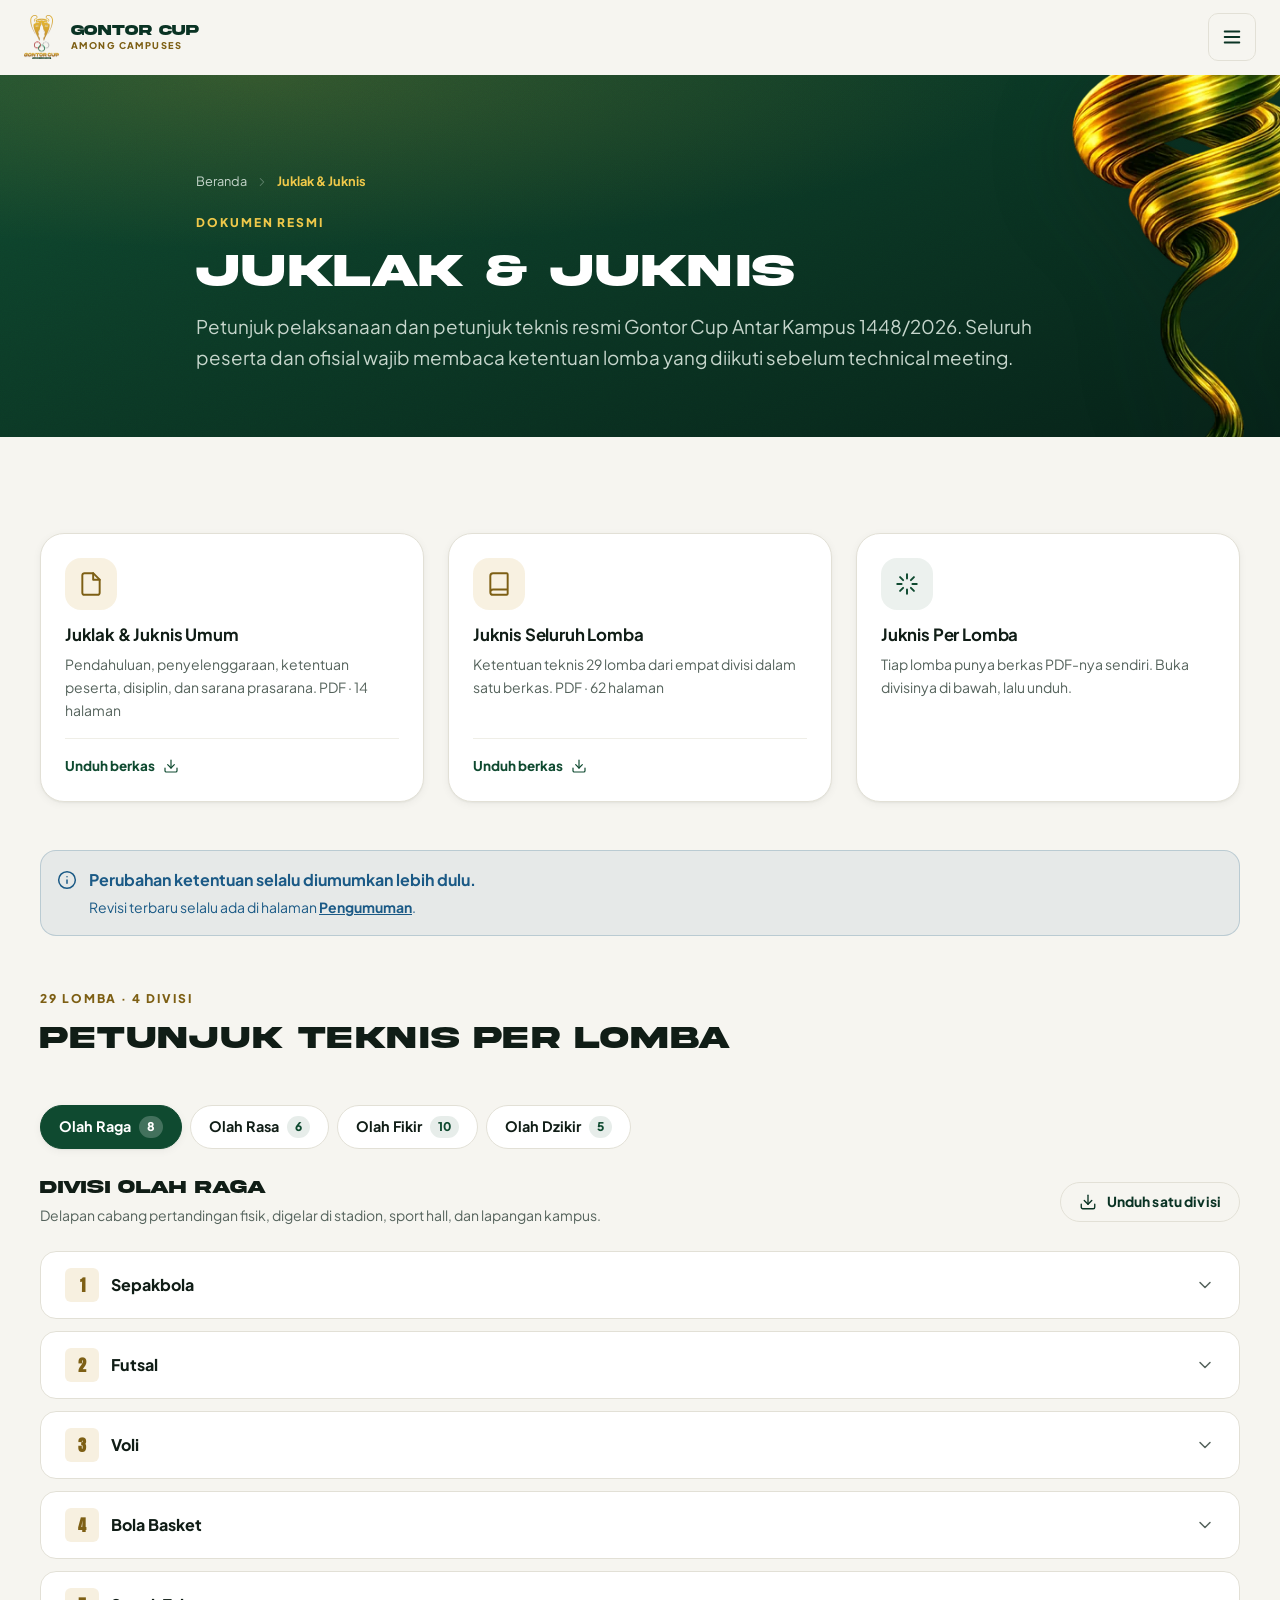
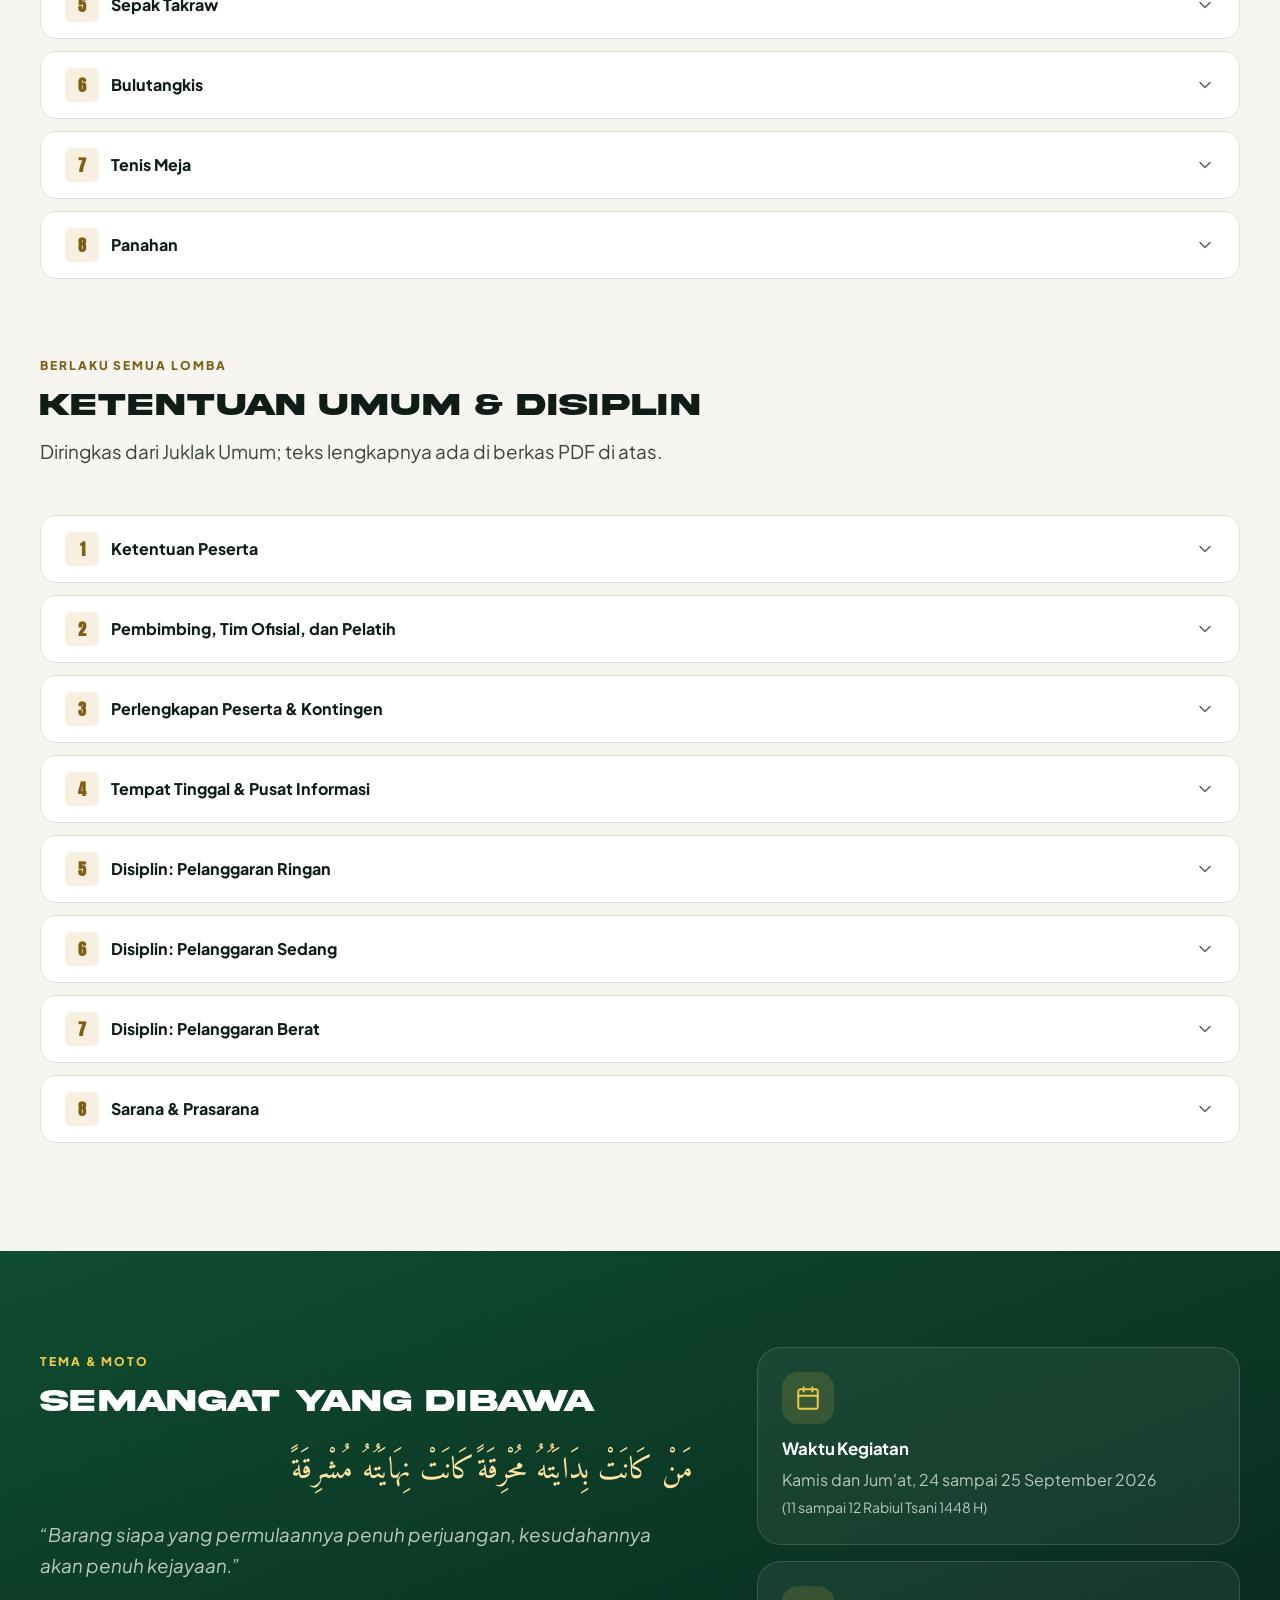
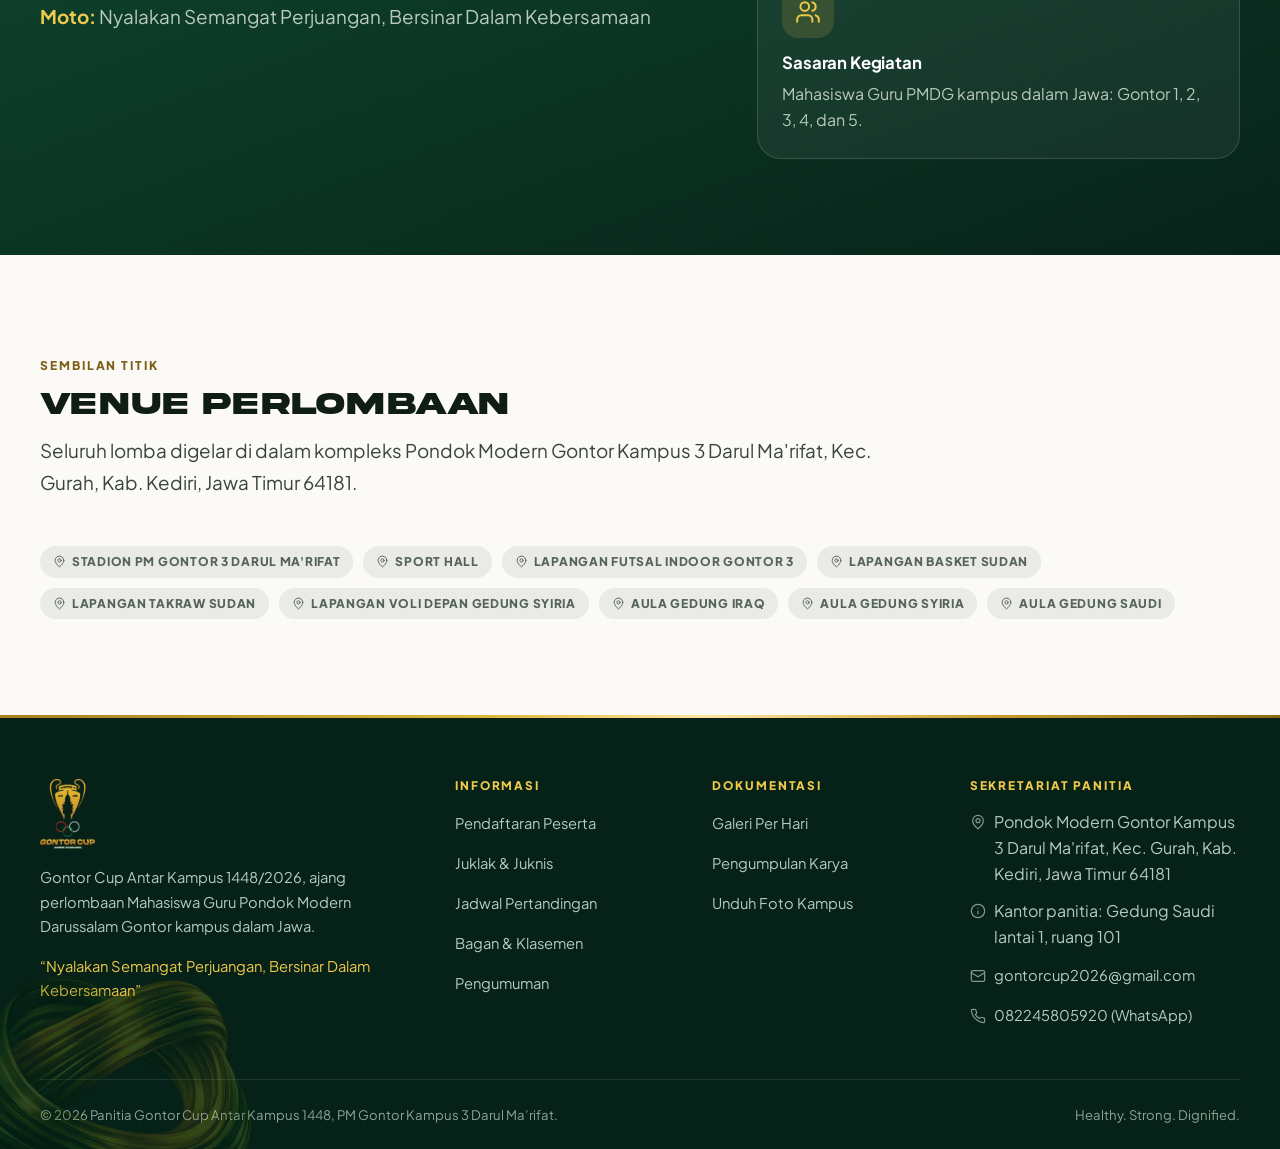
<file: juklak.html>
<!DOCTYPE html>
<html lang="id">
<head>
<meta charset="utf-8">
<meta name="viewport" content="width=device-width, initial-scale=1">
<title>Juklak &amp; Juknis | Gontor Cup Among Campuses</title>
<meta name="description" content="Petunjuk pelaksanaan dan petunjuk teknis resmi 29 lomba Gontor Cup Antar Kampus 1448/2026, bisa diunduh per lomba.">
<meta name="theme-color" content="#0f4a30">
<meta property="og:title" content="Juklak &amp; Juknis | Gontor Cup">
<meta property="og:description" content="Petunjuk pelaksanaan dan petunjuk teknis resmi 29 lomba Gontor Cup Antar Kampus 1448/2026, bisa diunduh per lomba.">
<meta property="og:type" content="website">
<meta property="og:image" content="assets/img/logo.png">
<link rel="icon" href="assets/img/favicon.png" type="image/png">
<link rel="apple-touch-icon" href="assets/img/favicon.png">
<link rel="preconnect" href="https://fonts.googleapis.com">
<link rel="preconnect" href="https://fonts.gstatic.com" crossorigin>
<link rel="stylesheet" href="https://fonts.googleapis.com/css2?family=Amiri:wght@400;700&family=Anton&family=Plus+Jakarta+Sans:wght@400;500;600;700;800&display=swap">
<link rel="stylesheet" href="assets/css/style.css">
</head>
<body data-page="juklak.html">
<a class="skip-link" href="#isi-utama">Lompat ke isi utama</a>

<!-- ============ HEADER ============ -->
<header class="site-header">
  <div class="wrap header-inner">
    <a class="brand" href="index.html">
      <img src="assets/img/logo.webp" alt="" width="44" height="56">
      <span class="brand__text">
        <span class="brand__name">Gontor Cup</span>
        <span class="brand__sub">Among Campuses</span>
      </span>
    </a>

    <nav class="nav" aria-label="Navigasi utama">
      <a href="index.html">Beranda</a>
      <a href="pendaftaran.html">Pendaftaran</a>
      <a href="juklak.html" aria-current="page">Juklak & Juknis</a>
      <a href="jadwal.html">Jadwal</a>
      <a href="bagan.html">Klasemen</a>
      <a href="pengumuman.html">Pengumuman</a>
      <a href="galeri.html">Galeri</a>
      <a href="karya.html">Kumpul Karya</a>
      <a href="unduh-foto.html">Unduh Foto</a>
    </nav>

    <a class="btn btn--gold btn--sm header-cta" href="pendaftaran.html">
      <span class="btn__label">Daftar Sekarang</span><svg viewBox="0 0 24 24" fill="none" stroke="currentColor" stroke-width="1.8" stroke-linecap="round" stroke-linejoin="round" aria-hidden="true"><path d="M5 12h14"/><path d="m12 5 7 7-7 7"/></svg>
    </a>

    <button type="button" class="hamburger" data-drawer-open
            aria-controls="laci" aria-expanded="false" aria-label="Buka menu navigasi">
      <svg viewBox="0 0 24 24" fill="none" stroke="currentColor" stroke-width="2" stroke-linecap="round" stroke-linejoin="round" aria-hidden="true"><path d="M4 6h16M4 12h16M4 18h16"/></svg>
    </button>
  </div>
</header>

<!-- ============ LACI NAVIGASI SELULER ============ -->
<div class="drawer" id="laci" data-open="false">
  <button type="button" class="drawer__scrim" data-drawer-close tabindex="-1" aria-label="Tutup menu"></button>
  <div class="drawer__panel" role="dialog" aria-modal="true" aria-label="Menu navigasi">
    <div class="drawer__head">
      <span class="brand__name">Menu</span>
      <button type="button" class="drawer__close" data-drawer-close aria-label="Tutup menu"><svg viewBox="0 0 24 24" fill="none" stroke="currentColor" stroke-width="2" stroke-linecap="round" stroke-linejoin="round" aria-hidden="true"><path d="M18 6 6 18M6 6l12 12"/></svg></button>
    </div>
    <nav aria-label="Navigasi seluler">
        <a href="index.html"><svg viewBox="0 0 24 24" fill="none" stroke="currentColor" stroke-width="1.8" stroke-linecap="round" stroke-linejoin="round" aria-hidden="true"><path d="M6 9H4.5a2.5 2.5 0 0 1 0-5H6"/><path d="M18 9h1.5a2.5 2.5 0 0 0 0-5H18"/><path d="M4 22h16"/><path d="M10 14.66V17c0 .55-.47.98-.97 1.21C7.85 18.75 7 20.24 7 22"/><path d="M14 14.66V17c0 .55.47.98.97 1.21C16.15 18.75 17 20.24 17 22"/><path d="M18 2H6v7a6 6 0 0 0 12 0V2Z"/></svg>Beranda</a>
        <a href="pendaftaran.html"><svg viewBox="0 0 24 24" fill="none" stroke="currentColor" stroke-width="1.8" stroke-linecap="round" stroke-linejoin="round" aria-hidden="true"><path d="M16 21v-2a4 4 0 0 0-4-4H6a4 4 0 0 0-4 4v2"/><circle cx="9" cy="7" r="4"/><path d="M19 8v6M22 11h-6"/></svg>Pendaftaran</a>
        <a href="juklak.html" aria-current="page"><svg viewBox="0 0 24 24" fill="none" stroke="currentColor" stroke-width="1.8" stroke-linecap="round" stroke-linejoin="round" aria-hidden="true"><path d="M4 19.5v-15A2.5 2.5 0 0 1 6.5 2H19a1 1 0 0 1 1 1v18a1 1 0 0 1-1 1H6.5a1 1 0 0 1 0-5H20"/></svg>Juklak & Juknis</a>
        <a href="jadwal.html"><svg viewBox="0 0 24 24" fill="none" stroke="currentColor" stroke-width="1.8" stroke-linecap="round" stroke-linejoin="round" aria-hidden="true"><circle cx="12" cy="12" r="10"/><path d="M12 6v6l4 2"/></svg>Jadwal</a>
        <a href="bagan.html"><svg viewBox="0 0 24 24" fill="none" stroke="currentColor" stroke-width="1.8" stroke-linecap="round" stroke-linejoin="round" aria-hidden="true"><rect x="2" y="3" width="6" height="5" rx="1"/><rect x="2" y="16" width="6" height="5" rx="1"/><rect x="16" y="9" width="6" height="6" rx="1"/><path d="M8 5.5h4v6.5h4"/><path d="M8 18.5h4V12"/></svg>Klasemen</a>
        <a href="pengumuman.html"><svg viewBox="0 0 24 24" fill="none" stroke="currentColor" stroke-width="1.8" stroke-linecap="round" stroke-linejoin="round" aria-hidden="true"><path d="m3 11 18-5v12L3 14v-3z"/><path d="M11.6 16.8a3 3 0 1 1-5.8-1.6"/></svg>Pengumuman</a>
        <a href="galeri.html"><svg viewBox="0 0 24 24" fill="none" stroke="currentColor" stroke-width="1.8" stroke-linecap="round" stroke-linejoin="round" aria-hidden="true"><path d="M14.5 4h-5L7 7H4a2 2 0 0 0-2 2v9a2 2 0 0 0 2 2h16a2 2 0 0 0 2-2V9a2 2 0 0 0-2-2h-3l-2.5-3z"/><circle cx="12" cy="13" r="3"/></svg>Galeri</a>
        <a href="karya.html"><svg viewBox="0 0 24 24" fill="none" stroke="currentColor" stroke-width="1.8" stroke-linecap="round" stroke-linejoin="round" aria-hidden="true"><path d="M21 15v4a2 2 0 0 1-2 2H5a2 2 0 0 1-2-2v-4"/><path d="M17 8l-5-5-5 5"/><path d="M12 3v12"/></svg>Kumpul Karya</a>
        <a href="unduh-foto.html"><svg viewBox="0 0 24 24" fill="none" stroke="currentColor" stroke-width="1.8" stroke-linecap="round" stroke-linejoin="round" aria-hidden="true"><path d="M21 15v4a2 2 0 0 1-2 2H5a2 2 0 0 1-2-2v-4"/><path d="M7 10l5 5 5-5"/><path d="M12 15V3"/></svg>Unduh Foto</a>
    </nav>
    <a class="btn btn--gold btn--block" href="pendaftaran.html">
      <span class="btn__label">Daftar Sekarang</span><svg viewBox="0 0 24 24" fill="none" stroke="currentColor" stroke-width="1.8" stroke-linecap="round" stroke-linejoin="round" aria-hidden="true"><path d="M5 12h14"/><path d="m12 5 7 7-7 7"/></svg>
    </a>
  </div>
</div>

<main id="isi-utama">

<section class="page-hero">
  <div class="grain"></div>
  <img class="deco" src="assets/img/orn-3.webp" alt="" data-parallax="0.05"
       style="top:-70px;right:-60px;width:min(36vw,300px)">
  <div class="wrap page-hero__inner">
    <nav class="crumbs" aria-label="Remah navigasi"><a href="index.html">Beranda</a><svg viewBox="0 0 24 24" fill="none" stroke="currentColor" stroke-width="1.8" stroke-linecap="round" stroke-linejoin="round" aria-hidden="true"><path d="m9 18 6-6-6-6"/></svg><span aria-current="page">Juklak &amp; Juknis</span></nav>
    <span class="eyebrow">Dokumen Resmi</span>
    <h1 class="display">Juklak &amp; Juknis</h1>
    <p class="lead">Petunjuk pelaksanaan dan petunjuk teknis resmi Gontor Cup Antar Kampus 1448/2026. Seluruh peserta dan ofisial wajib membaca ketentuan lomba yang diikuti sebelum technical meeting.</p>
  </div>
</section>


<section class="section">
  <div class="wrap">

    <div class="grid g-3" style="margin-bottom:48px" id="unduh-berkas">
      <a class="card card--link reveal" href="assets/juklak/juklak-umum.pdf" download>
        <span class="card__top"></span><span class="icon-badge icon-badge--gold"><svg viewBox="0 0 24 24" fill="none" stroke="currentColor" stroke-width="1.8" stroke-linecap="round" stroke-linejoin="round" aria-hidden="true"><path d="M14 2H6a2 2 0 0 0-2 2v16a2 2 0 0 0 2 2h12a2 2 0 0 0 2-2V8z"/><path d="M14 2v6h6"/></svg></span>
        <h3 style="font-size:1.05rem">Juklak &amp; Juknis Umum</h3>
        <p class="muted small">Pendahuluan, penyelenggaraan, ketentuan peserta, disiplin,
           dan sarana prasarana. PDF · 14 halaman</p>
        <span class="card__meta">Unduh berkas<svg viewBox="0 0 24 24" fill="none" stroke="currentColor" stroke-width="1.8" stroke-linecap="round" stroke-linejoin="round" aria-hidden="true"><path d="M21 15v4a2 2 0 0 1-2 2H5a2 2 0 0 1-2-2v-4"/><path d="M7 10l5 5 5-5"/><path d="M12 15V3"/></svg></span>
      </a>
      <a class="card card--link reveal" href="assets/juklak/juknis-seluruh-lomba.pdf" download data-delay="70">
        <span class="card__top"></span><span class="icon-badge icon-badge--gold"><svg viewBox="0 0 24 24" fill="none" stroke="currentColor" stroke-width="1.8" stroke-linecap="round" stroke-linejoin="round" aria-hidden="true"><path d="M4 19.5v-15A2.5 2.5 0 0 1 6.5 2H19a1 1 0 0 1 1 1v18a1 1 0 0 1-1 1H6.5a1 1 0 0 1 0-5H20"/></svg></span>
        <h3 style="font-size:1.05rem">Juknis Seluruh Lomba</h3>
        <p class="muted small">Ketentuan teknis 29 lomba dari empat divisi dalam satu berkas.
           PDF · 62 halaman</p>
        <span class="card__meta">Unduh berkas<svg viewBox="0 0 24 24" fill="none" stroke="currentColor" stroke-width="1.8" stroke-linecap="round" stroke-linejoin="round" aria-hidden="true"><path d="M21 15v4a2 2 0 0 1-2 2H5a2 2 0 0 1-2-2v-4"/><path d="M7 10l5 5 5-5"/><path d="M12 15V3"/></svg></span>
      </a>
      <div class="card reveal" data-delay="140">
        <span class="icon-badge"><svg viewBox="0 0 24 24" fill="none" stroke="currentColor" stroke-width="1.8" stroke-linecap="round" stroke-linejoin="round" aria-hidden="true"><path d="M12 3v4M12 17v4M3 12h4M17 12h4"/><path d="m5.6 5.6 2.8 2.8M15.6 15.6l2.8 2.8M18.4 5.6l-2.8 2.8M8.4 15.6l-2.8 2.8"/></svg></span>
        <h3 style="font-size:1.05rem">Juknis Per Lomba</h3>
        <p class="muted small" style="margin:0">Tiap lomba punya berkas PDF-nya sendiri.
           Buka divisinya di bawah, lalu unduh.</p>
      </div>
    </div>

    <div class="alert alert--info reveal" style="margin-bottom:48px">
      <svg viewBox="0 0 24 24" fill="none" stroke="currentColor" stroke-width="1.8" stroke-linecap="round" stroke-linejoin="round" aria-hidden="true"><circle cx="12" cy="12" r="10"/><path d="M12 16v-4M12 8h.01"/></svg>
      <div><strong>Perubahan ketentuan selalu diumumkan lebih dulu.</strong>
      <p class="small" style="margin:0">Revisi terbaru selalu ada di halaman
         <a href="pengumuman.html" style="font-weight:700">Pengumuman</a>.</p></div>
    </div>

    <div class="section-head">
      <span class="eyebrow">29 Lomba · 4 Divisi</span>
      <h2 class="display">Petunjuk Teknis Per Lomba</h2>
    </div>

    <div data-tabs>
      <div class="pill-nav" role="tablist" aria-label="Divisi lomba" style="margin-bottom:28px">
        <button type="button" class="pill" role="tab" id="tab-olahraga" aria-controls="panel-olahraga" aria-selected="true" tabindex="0">Olah Raga<span class="count">8</span></button>
        <button type="button" class="pill" role="tab" id="tab-olahrasa" aria-controls="panel-olahrasa" aria-selected="false" tabindex="-1">Olah Rasa<span class="count">6</span></button>
        <button type="button" class="pill" role="tab" id="tab-olahpikir" aria-controls="panel-olahpikir" aria-selected="false" tabindex="-1">Olah Fikir<span class="count">10</span></button>
        <button type="button" class="pill" role="tab" id="tab-olahdzikir" aria-controls="panel-olahdzikir" aria-selected="false" tabindex="-1">Olah Dzikir<span class="count">5</span></button>
      </div>
      <div id="panel-olahraga" role="tabpanel" aria-labelledby="tab-olahraga" tabindex="0">
        <div class="between" style="margin-bottom:24px">
          <div style="max-width:60ch">
            <h3 class="display" style="margin-bottom:6px">Divisi Olah Raga</h3>
            <p class="muted small" style="margin:0">Delapan cabang pertandingan fisik, digelar di stadion, sport hall, dan lapangan kampus.</p>
          </div>
          <a class="btn btn--ghost btn--sm" href="assets/juklak/divisi-olahraga.pdf" download>
            <svg viewBox="0 0 24 24" fill="none" stroke="currentColor" stroke-width="1.8" stroke-linecap="round" stroke-linejoin="round" aria-hidden="true"><path d="M21 15v4a2 2 0 0 1-2 2H5a2 2 0 0 1-2-2v-4"/><path d="M7 10l5 5 5-5"/><path d="M12 15V3"/></svg><span class="btn__label">Unduh satu divisi</span>
          </a>
        </div>
          <details class="acc" data-lomba="sepakbola">
            <summary><span class="acc__num">1</span><span>Sepakbola</span><svg class="acc__chev" viewBox="0 0 24 24" fill="none" stroke="currentColor" stroke-width="1.8" stroke-linecap="round" stroke-linejoin="round" aria-hidden="true"><path d="m6 9 6 6 6-6"/></svg></summary>
            <div class="acc__body">
              <div class="row" style="margin-bottom:16px">
                <span class="badge"><svg viewBox="0 0 24 24" fill="none" stroke="currentColor" stroke-width="1.8" stroke-linecap="round" stroke-linejoin="round" aria-hidden="true"><path d="M16 21v-2a4 4 0 0 0-4-4H6a4 4 0 0 0-4 4v2"/><circle cx="9" cy="7" r="4"/><path d="M22 21v-2a4 4 0 0 0-3-3.9"/><path d="M16 3.1a4 4 0 0 1 0 7.8"/></svg><span data-lomba-peserta>Maks. 20 orang termasuk official</span></span>
                <span class="badge badge--muted"><svg viewBox="0 0 24 24" fill="none" stroke="currentColor" stroke-width="1.8" stroke-linecap="round" stroke-linejoin="round" aria-hidden="true"><path d="M20 10c0 6-8 12-8 12s-8-6-8-12a8 8 0 0 1 16 0Z"/><circle cx="12" cy="10" r="3"/></svg><span data-lomba-tempat>Stadion Gontor 3</span></span>
                
              </div>
              <ul data-lomba-poin><li>Sistem gugur, durasi 2 x 30 menit waktu kotor, memakai FIFA Laws of the Game.</li><li>Satu tim maksimal 20 orang termasuk official; minimal 7 pemain termasuk kiper untuk memulai pertandingan.</li><li>Blangko pemain wajib dikumpulkan saat technical meeting. Peserta tidak boleh mengikuti dua perlombaan.</li><li>Uang jaminan Rp200.000 per tim disetor sebelum pertandingan; kartu kuning didenda Rp50.000 dan kartu merah Rp100.000.</li><li>Daftar Susunan Pemain diberikan 30 menit sebelum kick off dan dikumpulkan maksimal 10 menit sebelum mulai.</li><li>Jersey bernomor punggung, kaos kaki seragam satu warna, dan kiper berpakaian berbeda dari pemain lain.</li><li>Disarankan menyiapkan dua kostum, warna gelap dan terang, dengan nomor punggung yang sama.</li><li>Dilarang memakai aksesoris dan berkuku panjang; pelanggarnya langsung diganjar kartu kuning.</li><li>Tindakan penyogokan berakibat diskualifikasi pemain dan official tim.</li></ul>
              <a class="btn btn--ghost btn--sm" href="assets/juklak/sepakbola.pdf" download>
                <svg viewBox="0 0 24 24" fill="none" stroke="currentColor" stroke-width="1.8" stroke-linecap="round" stroke-linejoin="round" aria-hidden="true"><path d="M21 15v4a2 2 0 0 1-2 2H5a2 2 0 0 1-2-2v-4"/><path d="M7 10l5 5 5-5"/><path d="M12 15V3"/></svg><span class="btn__label">Unduh juknis Sepakbola</span>
              </a>
            </div>
          </details>
          <details class="acc" data-lomba="futsal">
            <summary><span class="acc__num">2</span><span>Futsal</span><svg class="acc__chev" viewBox="0 0 24 24" fill="none" stroke="currentColor" stroke-width="1.8" stroke-linecap="round" stroke-linejoin="round" aria-hidden="true"><path d="m6 9 6 6 6-6"/></svg></summary>
            <div class="acc__body">
              <div class="row" style="margin-bottom:16px">
                <span class="badge"><svg viewBox="0 0 24 24" fill="none" stroke="currentColor" stroke-width="1.8" stroke-linecap="round" stroke-linejoin="round" aria-hidden="true"><path d="M16 21v-2a4 4 0 0 0-4-4H6a4 4 0 0 0-4 4v2"/><circle cx="9" cy="7" r="4"/><path d="M22 21v-2a4 4 0 0 0-3-3.9"/><path d="M16 3.1a4 4 0 0 1 0 7.8"/></svg><span data-lomba-peserta>7 sampai 10 pemain, 2 ofisial</span></span>
                <span class="badge badge--muted"><svg viewBox="0 0 24 24" fill="none" stroke="currentColor" stroke-width="1.8" stroke-linecap="round" stroke-linejoin="round" aria-hidden="true"><path d="M20 10c0 6-8 12-8 12s-8-6-8-12a8 8 0 0 1 16 0Z"/><circle cx="12" cy="10" r="3"/></svg><span data-lomba-tempat>Lapangan Futsal Indoor</span></span>
                
              </div>
              <ul data-lomba-poin><li>Sistem gugur, 2 x 20 menit waktu kotor, memakai FIFA Laws of the Game.</li><li>Satu tim berisi minimal 7 dan maksimal 10 pemain ditambah 2 official; line up 8 sampai 10 pemain.</li><li>Uang jaminan Rp200.000 per tim wajib lunas sebelum pertandingan, kalau tidak tim tidak boleh bertanding.</li><li>Time out maksimal satu kali per tim tiap babak selama 1 menit, tidak dilayani pada 5 menit terakhir babak kedua.</li><li>Denda kartu: kuning Rp25.000, dua kuning berujung merah Rp50.000, merah langsung Rp50.000.</li><li>Akumulasi kartu merah atau dua kartu kuning berturut-turut berarti larangan bermain satu pertandingan berikutnya.</li><li>Wajib memakai pelindung tulang kering (shin guard) dan kaos kaki panjang.</li><li>Pemain dan official wajib mengenakan cocard panitia; suporter tidak diperkenankan masuk lapangan indoor.</li><li>Pemain power play harus memakai rompi.</li></ul>
              <a class="btn btn--ghost btn--sm" href="assets/juklak/futsal.pdf" download>
                <svg viewBox="0 0 24 24" fill="none" stroke="currentColor" stroke-width="1.8" stroke-linecap="round" stroke-linejoin="round" aria-hidden="true"><path d="M21 15v4a2 2 0 0 1-2 2H5a2 2 0 0 1-2-2v-4"/><path d="M7 10l5 5 5-5"/><path d="M12 15V3"/></svg><span class="btn__label">Unduh juknis Futsal</span>
              </a>
            </div>
          </details>
          <details class="acc" data-lomba="voli">
            <summary><span class="acc__num">3</span><span>Voli</span><svg class="acc__chev" viewBox="0 0 24 24" fill="none" stroke="currentColor" stroke-width="1.8" stroke-linecap="round" stroke-linejoin="round" aria-hidden="true"><path d="m6 9 6 6 6-6"/></svg></summary>
            <div class="acc__body">
              <div class="row" style="margin-bottom:16px">
                <span class="badge"><svg viewBox="0 0 24 24" fill="none" stroke="currentColor" stroke-width="1.8" stroke-linecap="round" stroke-linejoin="round" aria-hidden="true"><path d="M16 21v-2a4 4 0 0 0-4-4H6a4 4 0 0 0-4 4v2"/><circle cx="9" cy="7" r="4"/><path d="M22 21v-2a4 4 0 0 0-3-3.9"/><path d="M16 3.1a4 4 0 0 1 0 7.8"/></svg><span data-lomba-peserta>6 sampai 10 orang termasuk ofisial</span></span>
                <span class="badge badge--muted"><svg viewBox="0 0 24 24" fill="none" stroke="currentColor" stroke-width="1.8" stroke-linecap="round" stroke-linejoin="round" aria-hidden="true"><path d="M20 10c0 6-8 12-8 12s-8-6-8-12a8 8 0 0 1 16 0Z"/><circle cx="12" cy="10" r="3"/></svg><span data-lomba-tempat>Lapangan Voli depan Gedung Syiria</span></span>
                
              </div>
              <ul data-lomba-poin><li>Sistem gugur; jeda istirahat menyesuaikan jalannya pertandingan.</li><li>Satu tim terdiri dari minimal 6 dan maksimal 10 orang termasuk official.</li><li>Wajib memakai peralatan olahraga lengkap dan kostum yang sama (sepatu dan kaos kaki).</li><li>Dianjurkan menyiapkan dua kostum, warna gelap dan terang.</li><li>Pemain, pelatih, dan jajarannya dilarang memprovokasi tim lawan.</li></ul>
              <a class="btn btn--ghost btn--sm" href="assets/juklak/voli.pdf" download>
                <svg viewBox="0 0 24 24" fill="none" stroke="currentColor" stroke-width="1.8" stroke-linecap="round" stroke-linejoin="round" aria-hidden="true"><path d="M21 15v4a2 2 0 0 1-2 2H5a2 2 0 0 1-2-2v-4"/><path d="M7 10l5 5 5-5"/><path d="M12 15V3"/></svg><span class="btn__label">Unduh juknis Voli</span>
              </a>
            </div>
          </details>
          <details class="acc" data-lomba="bola-basket">
            <summary><span class="acc__num">4</span><span>Bola Basket</span><svg class="acc__chev" viewBox="0 0 24 24" fill="none" stroke="currentColor" stroke-width="1.8" stroke-linecap="round" stroke-linejoin="round" aria-hidden="true"><path d="m6 9 6 6 6-6"/></svg></summary>
            <div class="acc__body">
              <div class="row" style="margin-bottom:16px">
                <span class="badge"><svg viewBox="0 0 24 24" fill="none" stroke="currentColor" stroke-width="1.8" stroke-linecap="round" stroke-linejoin="round" aria-hidden="true"><path d="M16 21v-2a4 4 0 0 0-4-4H6a4 4 0 0 0-4 4v2"/><circle cx="9" cy="7" r="4"/><path d="M22 21v-2a4 4 0 0 0-3-3.9"/><path d="M16 3.1a4 4 0 0 1 0 7.8"/></svg><span data-lomba-peserta>8 sampai 12 pemain, 5 utama</span></span>
                <span class="badge badge--muted"><svg viewBox="0 0 24 24" fill="none" stroke="currentColor" stroke-width="1.8" stroke-linecap="round" stroke-linejoin="round" aria-hidden="true"><path d="M20 10c0 6-8 12-8 12s-8-6-8-12a8 8 0 0 1 16 0Z"/><circle cx="12" cy="10" r="3"/></svg><span data-lomba-tempat>Lapangan Basket Sudan</span></span>
                
              </div>
              <ul data-lomba-poin><li>Satu tim terdiri dari 8 sampai 12 pemain: 5 pemain utama dan sisanya cadangan.</li><li>Waktu pertandingan 4 x 10 menit waktu kotor; final dan perebutan juara 3 memakai waktu semi bersih.</li><li>Dalam satu tim tidak boleh ada dua nomor punggung yang sama.</li><li>Formulir pendaftaran diisi saat technical meeting; komposisi pemain tidak dapat diganti selama kompetisi.</li><li>Wajib memakai jersey seragam, dianjurkan punya dua warna berbeda, tanpa atribut yang membahayakan lawan.</li><li>Terlambat hadir berarti dinyatakan kalah walk out tanpa kompensasi.</li><li>Cedera saat bertanding hanya ditangani panitia sebatas pertolongan pertama.</li></ul>
              <a class="btn btn--ghost btn--sm" href="assets/juklak/bola-basket.pdf" download>
                <svg viewBox="0 0 24 24" fill="none" stroke="currentColor" stroke-width="1.8" stroke-linecap="round" stroke-linejoin="round" aria-hidden="true"><path d="M21 15v4a2 2 0 0 1-2 2H5a2 2 0 0 1-2-2v-4"/><path d="M7 10l5 5 5-5"/><path d="M12 15V3"/></svg><span class="btn__label">Unduh juknis Bola Basket</span>
              </a>
            </div>
          </details>
          <details class="acc" data-lomba="sepak-takraw">
            <summary><span class="acc__num">5</span><span>Sepak Takraw</span><svg class="acc__chev" viewBox="0 0 24 24" fill="none" stroke="currentColor" stroke-width="1.8" stroke-linecap="round" stroke-linejoin="round" aria-hidden="true"><path d="m6 9 6 6 6-6"/></svg></summary>
            <div class="acc__body">
              <div class="row" style="margin-bottom:16px">
                <span class="badge"><svg viewBox="0 0 24 24" fill="none" stroke="currentColor" stroke-width="1.8" stroke-linecap="round" stroke-linejoin="round" aria-hidden="true"><path d="M16 21v-2a4 4 0 0 0-4-4H6a4 4 0 0 0-4 4v2"/><circle cx="9" cy="7" r="4"/><path d="M22 21v-2a4 4 0 0 0-3-3.9"/><path d="M16 3.1a4 4 0 0 1 0 7.8"/></svg><span data-lomba-peserta>3 sampai 6 pemain, 3 utama</span></span>
                <span class="badge badge--muted"><svg viewBox="0 0 24 24" fill="none" stroke="currentColor" stroke-width="1.8" stroke-linecap="round" stroke-linejoin="round" aria-hidden="true"><path d="M20 10c0 6-8 12-8 12s-8-6-8-12a8 8 0 0 1 16 0Z"/><circle cx="12" cy="10" r="3"/></svg><span data-lomba-tempat>Lapangan Takraw Sudan</span></span>
                
              </div>
              <ul data-lomba-poin><li>Satu tim terdiri dari 3 sampai 6 pemain: 3 pemain utama, sisanya cadangan.</li><li>Sistem poin dengan poin kemenangan 21; bila deuce, regu yang unggul 2 poin menang dengan batas 25 poin.</li><li>Satu pertandingan terdiri dari dua babak; juara diambil dari perolehan poin terbanyak.</li><li>Time out 1 menit diajukan pelatih kepada wasit.</li><li>Kontingen memakai kostum berlengan, celana training, dan bersepatu.</li></ul>
              <a class="btn btn--ghost btn--sm" href="assets/juklak/sepak-takraw.pdf" download>
                <svg viewBox="0 0 24 24" fill="none" stroke="currentColor" stroke-width="1.8" stroke-linecap="round" stroke-linejoin="round" aria-hidden="true"><path d="M21 15v4a2 2 0 0 1-2 2H5a2 2 0 0 1-2-2v-4"/><path d="M7 10l5 5 5-5"/><path d="M12 15V3"/></svg><span class="btn__label">Unduh juknis Sepak Takraw</span>
              </a>
            </div>
          </details>
          <details class="acc" data-lomba="bulutangkis">
            <summary><span class="acc__num">6</span><span>Bulutangkis</span><svg class="acc__chev" viewBox="0 0 24 24" fill="none" stroke="currentColor" stroke-width="1.8" stroke-linecap="round" stroke-linejoin="round" aria-hidden="true"><path d="m6 9 6 6 6-6"/></svg></summary>
            <div class="acc__body">
              <div class="row" style="margin-bottom:16px">
                <span class="badge"><svg viewBox="0 0 24 24" fill="none" stroke="currentColor" stroke-width="1.8" stroke-linecap="round" stroke-linejoin="round" aria-hidden="true"><path d="M16 21v-2a4 4 0 0 0-4-4H6a4 4 0 0 0-4 4v2"/><circle cx="9" cy="7" r="4"/><path d="M22 21v-2a4 4 0 0 0-3-3.9"/><path d="M16 3.1a4 4 0 0 1 0 7.8"/></svg><span data-lomba-peserta>Tunggal & ganda per kampus</span></span>
                <span class="badge badge--muted"><svg viewBox="0 0 24 24" fill="none" stroke="currentColor" stroke-width="1.8" stroke-linecap="round" stroke-linejoin="round" aria-hidden="true"><path d="M20 10c0 6-8 12-8 12s-8-6-8-12a8 8 0 0 1 16 0Z"/><circle cx="12" cy="10" r="3"/></svg><span data-lomba-tempat>Sport Hall Gontor 3</span></span>
                
              </div>
              <ul data-lomba-poin><li>Setiap kampus mengirim peserta nomor tunggal dan nomor ganda.</li><li>Sistem gugur; lawan ditentukan lewat undian saat technical meeting.</li><li>Peserta yang belum hadir 5 menit setelah pertandingan dimulai dinyatakan kalah.</li><li>Time out 1 menit diajukan lewat wasit setiap kali salah satu pihak mencapai 11 poin.</li><li>Peraturan permainan mengikuti ketentuan kompetisi PBSI.</li><li>Setiap regu harus siap bertanding lebih dari sekali dalam sehari.</li></ul>
              <a class="btn btn--ghost btn--sm" href="assets/juklak/bulutangkis.pdf" download>
                <svg viewBox="0 0 24 24" fill="none" stroke="currentColor" stroke-width="1.8" stroke-linecap="round" stroke-linejoin="round" aria-hidden="true"><path d="M21 15v4a2 2 0 0 1-2 2H5a2 2 0 0 1-2-2v-4"/><path d="M7 10l5 5 5-5"/><path d="M12 15V3"/></svg><span class="btn__label">Unduh juknis Bulutangkis</span>
              </a>
            </div>
          </details>
          <details class="acc" data-lomba="tenis-meja">
            <summary><span class="acc__num">7</span><span>Tenis Meja</span><svg class="acc__chev" viewBox="0 0 24 24" fill="none" stroke="currentColor" stroke-width="1.8" stroke-linecap="round" stroke-linejoin="round" aria-hidden="true"><path d="m6 9 6 6 6-6"/></svg></summary>
            <div class="acc__body">
              <div class="row" style="margin-bottom:16px">
                <span class="badge"><svg viewBox="0 0 24 24" fill="none" stroke="currentColor" stroke-width="1.8" stroke-linecap="round" stroke-linejoin="round" aria-hidden="true"><path d="M16 21v-2a4 4 0 0 0-4-4H6a4 4 0 0 0-4 4v2"/><circle cx="9" cy="7" r="4"/><path d="M22 21v-2a4 4 0 0 0-3-3.9"/><path d="M16 3.1a4 4 0 0 1 0 7.8"/></svg><span data-lomba-peserta>Tunggal 2 pemain + ganda 1 regu</span></span>
                <span class="badge badge--muted"><svg viewBox="0 0 24 24" fill="none" stroke="currentColor" stroke-width="1.8" stroke-linecap="round" stroke-linejoin="round" aria-hidden="true"><path d="M20 10c0 6-8 12-8 12s-8-6-8-12a8 8 0 0 1 16 0Z"/><circle cx="12" cy="10" r="3"/></svg><span data-lomba-tempat>Aula Gedung Iraq</span></span>
                
              </div>
              <ul data-lomba-poin><li>Kategori tunggal: setiap kampus mengirim 2 pemain. Kategori ganda: satu regu berisi 2 pemain.</li><li>Sistem gugur, satu pertandingan tiga babak, tanpa batasan waktu; selesai bila poin terpenuhi.</li><li>Satu set berakhir pada nilai 11; bila deuce, permainan berakhir saat selisih nilai 2.</li><li>Servis berganti pemain setiap 2 kali servis; bola servis harus dilempar lebih dulu.</li><li>Pada nomor ganda, servis hanya boleh dari sisi kanan lapangan ke sisi kiri lawan.</li><li>Netting tiga kali berarti kehilangan poin; menyentuh meja memberi satu poin untuk lawan.</li><li>Tidak ada batasan umur pada kedua kategori.</li></ul>
              <a class="btn btn--ghost btn--sm" href="assets/juklak/tenis-meja.pdf" download>
                <svg viewBox="0 0 24 24" fill="none" stroke="currentColor" stroke-width="1.8" stroke-linecap="round" stroke-linejoin="round" aria-hidden="true"><path d="M21 15v4a2 2 0 0 1-2 2H5a2 2 0 0 1-2-2v-4"/><path d="M7 10l5 5 5-5"/><path d="M12 15V3"/></svg><span class="btn__label">Unduh juknis Tenis Meja</span>
              </a>
            </div>
          </details>
          <details class="acc" data-lomba="panahan">
            <summary><span class="acc__num">8</span><span>Panahan</span><svg class="acc__chev" viewBox="0 0 24 24" fill="none" stroke="currentColor" stroke-width="1.8" stroke-linecap="round" stroke-linejoin="round" aria-hidden="true"><path d="m6 9 6 6 6-6"/></svg></summary>
            <div class="acc__body">
              <div class="row" style="margin-bottom:16px">
                <span class="badge"><svg viewBox="0 0 24 24" fill="none" stroke="currentColor" stroke-width="1.8" stroke-linecap="round" stroke-linejoin="round" aria-hidden="true"><path d="M16 21v-2a4 4 0 0 0-4-4H6a4 4 0 0 0-4 4v2"/><circle cx="9" cy="7" r="4"/><path d="M22 21v-2a4 4 0 0 0-3-3.9"/><path d="M16 3.1a4 4 0 0 1 0 7.8"/></svg><span data-lomba-peserta>1 orang per semester tiap kampus</span></span>
                <span class="badge badge--muted"><svg viewBox="0 0 24 24" fill="none" stroke="currentColor" stroke-width="1.8" stroke-linecap="round" stroke-linejoin="round" aria-hidden="true"><path d="M20 10c0 6-8 12-8 12s-8-6-8-12a8 8 0 0 1 16 0Z"/><circle cx="12" cy="10" r="3"/></svg><span data-lomba-tempat>Lapangan Panahan Gontor 3</span></span>
                
              </div>
              <ul data-lomba-poin><li>Peserta mewakili delegasi kampus, satu orang dari setiap semester.</li><li>Peserta wajib membawa busur horsebow dan anak panah sendiri (carbon, fiber, atau bambu petung).</li><li>Tiga babak: kualifikasi, semifinal, dan final. Setiap babak berisi 3 rambahan.</li><li>Jarak rambahan berbeda: 10 meter, 15 meter, lalu 20 meter, masing-masing 6 anak panah.</li><li>Skor wajib dicatat dan dikonfirmasi, serta diberi tanda pada target sebelum anak panah dicabut.</li><li>Isyarat peluit: satu kali menempati garis tembak, dua kali mulai menembak, tiga kali waktu selesai.</li><li>Kesalahan pada scoring sheet dilaporkan ke wasit untuk dikoreksi dengan tinta merah.</li></ul>
              <a class="btn btn--ghost btn--sm" href="assets/juklak/panahan.pdf" download>
                <svg viewBox="0 0 24 24" fill="none" stroke="currentColor" stroke-width="1.8" stroke-linecap="round" stroke-linejoin="round" aria-hidden="true"><path d="M21 15v4a2 2 0 0 1-2 2H5a2 2 0 0 1-2-2v-4"/><path d="M7 10l5 5 5-5"/><path d="M12 15V3"/></svg><span class="btn__label">Unduh juknis Panahan</span>
              </a>
            </div>
          </details>
      </div>
      <div id="panel-olahrasa" role="tabpanel" aria-labelledby="tab-olahrasa" hidden tabindex="0">
        <div class="between" style="margin-bottom:24px">
          <div style="max-width:60ch">
            <h3 class="display" style="margin-bottom:6px">Divisi Olah Rasa</h3>
            <p class="muted small" style="margin:0">Enam lomba seni, desain, dan media. Sebagian karyanya dikumpulkan sebelum acara.</p>
          </div>
          <a class="btn btn--ghost btn--sm" href="assets/juklak/divisi-olahrasa.pdf" download>
            <svg viewBox="0 0 24 24" fill="none" stroke="currentColor" stroke-width="1.8" stroke-linecap="round" stroke-linejoin="round" aria-hidden="true"><path d="M21 15v4a2 2 0 0 1-2 2H5a2 2 0 0 1-2-2v-4"/><path d="M7 10l5 5 5-5"/><path d="M12 15V3"/></svg><span class="btn__label">Unduh satu divisi</span>
          </a>
        </div>
          <details class="acc" data-lomba="kaligrafi">
            <summary><span class="acc__num">1</span><span>Kaligrafi</span><svg class="acc__chev" viewBox="0 0 24 24" fill="none" stroke="currentColor" stroke-width="1.8" stroke-linecap="round" stroke-linejoin="round" aria-hidden="true"><path d="m6 9 6 6 6-6"/></svg></summary>
            <div class="acc__body">
              <div class="row" style="margin-bottom:16px">
                <span class="badge"><svg viewBox="0 0 24 24" fill="none" stroke="currentColor" stroke-width="1.8" stroke-linecap="round" stroke-linejoin="round" aria-hidden="true"><path d="M16 21v-2a4 4 0 0 0-4-4H6a4 4 0 0 0-4 4v2"/><circle cx="9" cy="7" r="4"/><path d="M22 21v-2a4 4 0 0 0-3-3.9"/><path d="M16 3.1a4 4 0 0 1 0 7.8"/></svg><span data-lomba-peserta>2 orang per kampus, 2 kategori khat</span></span>
                <span class="badge badge--muted"><svg viewBox="0 0 24 24" fill="none" stroke="currentColor" stroke-width="1.8" stroke-linecap="round" stroke-linejoin="round" aria-hidden="true"><path d="M20 10c0 6-8 12-8 12s-8-6-8-12a8 8 0 0 1 16 0Z"/><circle cx="12" cy="10" r="3"/></svg><span data-lomba-tempat>Dikerjakan di pondok masing-masing</span></span>
                <span class="badge badge--gold"><svg viewBox="0 0 24 24" fill="none" stroke="currentColor" stroke-width="1.8" stroke-linecap="round" stroke-linejoin="round" aria-hidden="true"><path d="M21 15v4a2 2 0 0 1-2 2H5a2 2 0 0 1-2-2v-4"/><path d="M17 8l-5-5-5 5"/><path d="M12 3v12"/></svg>Kumpul karya</span>
              </div>
              <ul data-lomba-poin><li>Cabang yang dilombakan adalah kaligrafi klasik, dua kategori: Khat Riq'ah dan Khat Diwani.</li><li>Khat Riq'ah memakai Madrasah Muhammad Izzat Afandi, pena 2 sampai 3 mm, teks Q.S. Al-Anfal ayat 74 dan 75.</li><li>Khat Diwani memakai Madrasah Utsmani, pena 2 mm, teks hadis riwayat Bukhari.</li><li>Ditulis pada garis horizontal lurus sejajar, tinta hitam, kertas muqahar atau kertas tidak berwarna putih ukuran A3.</li><li>Penulisan dikerjakan di pondok masing-masing; naskah dikumpulkan paling lambat 17 September 2026.</li><li>Dilarang memberi identitas diri maupun ornamen apa pun pada karya; nama pondok ditulis di kertas terpisah.</li><li>Penilaian: kaidah dan kebenaran tulisan 70%, tarkib atau susunan karya 20%, finishing 10%.</li><li>Karya yang sudah dikirim menjadi milik panitia.</li></ul>
              <a class="btn btn--ghost btn--sm" href="assets/juklak/kaligrafi.pdf" download>
                <svg viewBox="0 0 24 24" fill="none" stroke="currentColor" stroke-width="1.8" stroke-linecap="round" stroke-linejoin="round" aria-hidden="true"><path d="M21 15v4a2 2 0 0 1-2 2H5a2 2 0 0 1-2-2v-4"/><path d="M7 10l5 5 5-5"/><path d="M12 15V3"/></svg><span class="btn__label">Unduh juknis Kaligrafi</span>
              </a>
            </div>
          </details>
          <details class="acc" data-lomba="musik">
            <summary><span class="acc__num">2</span><span>Musik</span><svg class="acc__chev" viewBox="0 0 24 24" fill="none" stroke="currentColor" stroke-width="1.8" stroke-linecap="round" stroke-linejoin="round" aria-hidden="true"><path d="m6 9 6 6 6-6"/></svg></summary>
            <div class="acc__body">
              <div class="row" style="margin-bottom:16px">
                <span class="badge"><svg viewBox="0 0 24 24" fill="none" stroke="currentColor" stroke-width="1.8" stroke-linecap="round" stroke-linejoin="round" aria-hidden="true"><path d="M16 21v-2a4 4 0 0 0-4-4H6a4 4 0 0 0-4 4v2"/><circle cx="9" cy="7" r="4"/><path d="M22 21v-2a4 4 0 0 0-3-3.9"/><path d="M16 3.1a4 4 0 0 1 0 7.8"/></svg><span data-lomba-peserta>Satu grup band per kampus</span></span>
                <span class="badge badge--muted"><svg viewBox="0 0 24 24" fill="none" stroke="currentColor" stroke-width="1.8" stroke-linecap="round" stroke-linejoin="round" aria-hidden="true"><path d="M20 10c0 6-8 12-8 12s-8-6-8-12a8 8 0 0 1 16 0Z"/><circle cx="12" cy="10" r="3"/></svg><span data-lomba-tempat>Panggung Utama</span></span>
                
              </div>
              <ul data-lomba-poin><li>Penampilan langsung (live performance) dengan durasi maksimal 12 menit.</li><li>Setiap grup membawakan dua lagu: satu lagu dangdut dan satu lagu pop.</li><li>Lagu wajib sesuai nilai, norma, dan budaya Pondok Modern; aransemen ulang boleh asal tidak menghilangkan identitas lagu asli.</li><li>Wajib hadir saat checksound dan bergabung ke grup WhatsApp resmi panitia.</li><li>Penilaian: teknik permainan 25%, kekompakan dan harmonisasi 25%, vokal dan penghayatan 20%, kreativitas aransemen 15%, penampilan panggung 15%.</li><li>Penalti: melebihi waktu -2 poin per menit, terlambat -5 poin, melanggar ketentuan lagu -10 poin, menambah alat tanpa izin -8 poin.</li><li>Diskualifikasi bila memakai backing track (sequencer) saat perlombaan.</li><li>Gelar juara: Juara I, II, III, Best Vocalist, Best Performance, dan Best Arrangement.</li></ul>
              <a class="btn btn--ghost btn--sm" href="assets/juklak/musik.pdf" download>
                <svg viewBox="0 0 24 24" fill="none" stroke="currentColor" stroke-width="1.8" stroke-linecap="round" stroke-linejoin="round" aria-hidden="true"><path d="M21 15v4a2 2 0 0 1-2 2H5a2 2 0 0 1-2-2v-4"/><path d="M7 10l5 5 5-5"/><path d="M12 15V3"/></svg><span class="btn__label">Unduh juknis Musik</span>
              </a>
            </div>
          </details>
          <details class="acc" data-lomba="pioneering">
            <summary><span class="acc__num">3</span><span>Pioneering</span><svg class="acc__chev" viewBox="0 0 24 24" fill="none" stroke="currentColor" stroke-width="1.8" stroke-linecap="round" stroke-linejoin="round" aria-hidden="true"><path d="m6 9 6 6 6-6"/></svg></summary>
            <div class="acc__body">
              <div class="row" style="margin-bottom:16px">
                <span class="badge"><svg viewBox="0 0 24 24" fill="none" stroke="currentColor" stroke-width="1.8" stroke-linecap="round" stroke-linejoin="round" aria-hidden="true"><path d="M16 21v-2a4 4 0 0 0-4-4H6a4 4 0 0 0-4 4v2"/><circle cx="9" cy="7" r="4"/><path d="M22 21v-2a4 4 0 0 0-3-3.9"/><path d="M16 3.1a4 4 0 0 1 0 7.8"/></svg><span data-lomba-peserta>Regu, berpakaian pramuka lengkap</span></span>
                <span class="badge badge--muted"><svg viewBox="0 0 24 24" fill="none" stroke="currentColor" stroke-width="1.8" stroke-linecap="round" stroke-linejoin="round" aria-hidden="true"><path d="M20 10c0 6-8 12-8 12s-8-6-8-12a8 8 0 0 1 16 0Z"/><circle cx="12" cy="10" r="3"/></svg><span data-lomba-tempat>Lapangan Gontor 3</span></span>
                
              </div>
              <ul data-lomba-poin><li>Waktu pengerjaan konstruksi 60 menit, dapat disesuaikan panitia menurut kondisi lapangan.</li><li>Perlengkapan: 60 tongkat pramuka standar utuh setinggi 160 cm berdiameter 2,5 sampai 3 cm, tali dan aksesoris secukupnya.</li><li>Konstruksi dibuat di dalam kavling yang disediakan; peserta berpakaian pramuka lengkap.</li><li>Dilarang memakai paku, baut, lem, kawat, atau perekat lain, dan dilarang mewarnai atau membasahi tali.</li><li>Dilarang memberi pilox pada ikatan dan dilarang membuat dua ikatan kaki pada kedua ujung tongkat.</li><li>Penilaian: ketepatan ikatan dan simpul 30%, kerapian 25%, bentuk dan variasi 20%, kekuatan konstruksi 15%, kelengkapan pakaian 10%.</li><li>Anggota regu tidak boleh diganti saat perlombaan berlangsung dan dilarang menerima bantuan pihak luar.</li></ul>
              <a class="btn btn--ghost btn--sm" href="assets/juklak/pioneering.pdf" download>
                <svg viewBox="0 0 24 24" fill="none" stroke="currentColor" stroke-width="1.8" stroke-linecap="round" stroke-linejoin="round" aria-hidden="true"><path d="M21 15v4a2 2 0 0 1-2 2H5a2 2 0 0 1-2-2v-4"/><path d="M7 10l5 5 5-5"/><path d="M12 15V3"/></svg><span class="btn__label">Unduh juknis Pioneering</span>
              </a>
            </div>
          </details>
          <details class="acc" data-lomba="desain-poster">
            <summary><span class="acc__num">4</span><span>Desain Poster</span><svg class="acc__chev" viewBox="0 0 24 24" fill="none" stroke="currentColor" stroke-width="1.8" stroke-linecap="round" stroke-linejoin="round" aria-hidden="true"><path d="m6 9 6 6 6-6"/></svg></summary>
            <div class="acc__body">
              <div class="row" style="margin-bottom:16px">
                <span class="badge"><svg viewBox="0 0 24 24" fill="none" stroke="currentColor" stroke-width="1.8" stroke-linecap="round" stroke-linejoin="round" aria-hidden="true"><path d="M16 21v-2a4 4 0 0 0-4-4H6a4 4 0 0 0-4 4v2"/><circle cx="9" cy="7" r="4"/><path d="M22 21v-2a4 4 0 0 0-3-3.9"/><path d="M16 3.1a4 4 0 0 1 0 7.8"/></svg><span data-lomba-peserta>Karya dikumpulkan daring</span></span>
                <span class="badge badge--muted"><svg viewBox="0 0 24 24" fill="none" stroke="currentColor" stroke-width="1.8" stroke-linecap="round" stroke-linejoin="round" aria-hidden="true"><path d="M20 10c0 6-8 12-8 12s-8-6-8-12a8 8 0 0 1 16 0Z"/><circle cx="12" cy="10" r="3"/></svg><span data-lomba-tempat>Dikumpulkan daring</span></span>
                <span class="badge badge--gold"><svg viewBox="0 0 24 24" fill="none" stroke="currentColor" stroke-width="1.8" stroke-linecap="round" stroke-linejoin="round" aria-hidden="true"><path d="M21 15v4a2 2 0 0 1-2 2H5a2 2 0 0 1-2-2v-4"/><path d="M17 8l-5-5-5 5"/><path d="M12 3v12"/></svg>Kumpul karya</span>
              </div>
              <ul data-lomba-poin><li>Tema utama: <span lang="ar" dir="rtl">من كانت بدايته محرقة، كانت نهايته مشرقة</span>, yang berarti permulaan penuh perjuangan berbuah kejayaan.</li><li>Ukuran A3 (29,7 x 42 cm), potret atau lanskap, resolusi minimal 300 DPI, format JPG/JPEG atau PNG maksimal 10 MB.</li><li>Wajib memuat logo resmi Gontor Cup, tagline sesuai tema, unsur visual perjuangan-ukhuwah-prestasi, dan identitas PMDG.</li><li>Generative AI prompt-to-image (Midjourney, DALL-E, Stable Diffusion, dan sejenisnya) DILARANG KERAS.</li><li>Fitur berbasis AI hanya boleh sebagai alat bantu ringan, maksimal 20% dari keseluruhan proses desain.</li><li>Wajib melampirkan berkas master (.PSD/.AI/.CDR/.TIFF) dengan layer terpisah, tidak di-flatten.</li><li>Wajib melampirkan 2 sampai 3 tangkapan layar proses pembuatan karya di dalam software desain.</li><li>Nama berkas: Nama Peserta_Poster Gontor Cup.jpg</li><li>Penilaian: kesesuaian tema 30%, kreativitas dan orisinalitas 25%, estetika dan komposisi 20%, tipografi 15%, kerapian teknis 10%.</li><li>Pemenang terdiri dari Juara I dan Juara II. Hak cipta tetap milik peserta.</li></ul>
              <a class="btn btn--ghost btn--sm" href="assets/juklak/desain-poster.pdf" download>
                <svg viewBox="0 0 24 24" fill="none" stroke="currentColor" stroke-width="1.8" stroke-linecap="round" stroke-linejoin="round" aria-hidden="true"><path d="M21 15v4a2 2 0 0 1-2 2H5a2 2 0 0 1-2-2v-4"/><path d="M7 10l5 5 5-5"/><path d="M12 15V3"/></svg><span class="btn__label">Unduh juknis Desain Poster</span>
              </a>
            </div>
          </details>
          <details class="acc" data-lomba="fotografi">
            <summary><span class="acc__num">5</span><span>Fotografi</span><svg class="acc__chev" viewBox="0 0 24 24" fill="none" stroke="currentColor" stroke-width="1.8" stroke-linecap="round" stroke-linejoin="round" aria-hidden="true"><path d="m6 9 6 6 6-6"/></svg></summary>
            <div class="acc__body">
              <div class="row" style="margin-bottom:16px">
                <span class="badge"><svg viewBox="0 0 24 24" fill="none" stroke="currentColor" stroke-width="1.8" stroke-linecap="round" stroke-linejoin="round" aria-hidden="true"><path d="M16 21v-2a4 4 0 0 0-4-4H6a4 4 0 0 0-4 4v2"/><circle cx="9" cy="7" r="4"/><path d="M22 21v-2a4 4 0 0 0-3-3.9"/><path d="M16 3.1a4 4 0 0 1 0 7.8"/></svg><span data-lomba-peserta>Karya dikumpulkan daring</span></span>
                <span class="badge badge--muted"><svg viewBox="0 0 24 24" fill="none" stroke="currentColor" stroke-width="1.8" stroke-linecap="round" stroke-linejoin="round" aria-hidden="true"><path d="M20 10c0 6-8 12-8 12s-8-6-8-12a8 8 0 0 1 16 0Z"/><circle cx="12" cy="10" r="3"/></svg><span data-lomba-tempat>Dikumpulkan daring</span></span>
                <span class="badge badge--gold"><svg viewBox="0 0 24 24" fill="none" stroke="currentColor" stroke-width="1.8" stroke-linecap="round" stroke-linejoin="round" aria-hidden="true"><path d="M21 15v4a2 2 0 0 1-2 2H5a2 2 0 0 1-2-2v-4"/><path d="M17 8l-5-5-5 5"/><path d="M12 3v12"/></svg>Kumpul karya</span>
              </div>
              <ul data-lomba-poin><li>Tema: Dinamika Kehidupan Pondok. Objek foto harus menggambarkan kegiatan pondok yang dinamis.</li><li>Contoh objek: kegiatan belajar mengajar, kajian ilmiah, ibadah berjamaah, olahraga, organisasi santri, kerja bakti, dan aktivitas harian.</li><li>Format PNG atau JPEG, resolusi minimal 3.000 piksel pada sisi terpanjang, ukuran berkas maksimal 10 MB.</li><li>Boleh memakai kamera DSLR, mirrorless, kamera saku, maupun smartphone.</li><li>Manipulasi digital yang mengubah isi utama foto dilarang; crop, brightness, contrast, saturation, dan sharpness diperbolehkan.</li><li>Wajib menyertakan judul foto, deskripsi maksimal 100 kata, nama peserta, identitas pondok, serta logo 100 Tahun Gontor dan logo Gontor Cup.</li><li>Nama berkas: Nama Peserta_Judul Foto_Nama Pondok</li><li>Penilaian: kesesuaian tema 25%, kemampuan menangkap momen 25%, komposisi dan teknik 20%, kreativitas 20%, judul dan deskripsi 10%.</li><li>Peserta wajib menyimpan berkas asli sebagai bukti keaslian karya.</li></ul>
              <a class="btn btn--ghost btn--sm" href="assets/juklak/fotografi.pdf" download>
                <svg viewBox="0 0 24 24" fill="none" stroke="currentColor" stroke-width="1.8" stroke-linecap="round" stroke-linejoin="round" aria-hidden="true"><path d="M21 15v4a2 2 0 0 1-2 2H5a2 2 0 0 1-2-2v-4"/><path d="M7 10l5 5 5-5"/><path d="M12 15V3"/></svg><span class="btn__label">Unduh juknis Fotografi</span>
              </a>
            </div>
          </details>
          <details class="acc" data-lomba="visual-iklan">
            <summary><span class="acc__num">6</span><span>Visual Iklan Brand Pondok</span><svg class="acc__chev" viewBox="0 0 24 24" fill="none" stroke="currentColor" stroke-width="1.8" stroke-linecap="round" stroke-linejoin="round" aria-hidden="true"><path d="m6 9 6 6 6-6"/></svg></summary>
            <div class="acc__body">
              <div class="row" style="margin-bottom:16px">
                <span class="badge"><svg viewBox="0 0 24 24" fill="none" stroke="currentColor" stroke-width="1.8" stroke-linecap="round" stroke-linejoin="round" aria-hidden="true"><path d="M16 21v-2a4 4 0 0 0-4-4H6a4 4 0 0 0-4 4v2"/><circle cx="9" cy="7" r="4"/><path d="M22 21v-2a4 4 0 0 0-3-3.9"/><path d="M16 3.1a4 4 0 0 1 0 7.8"/></svg><span data-lomba-peserta>Karya dikumpulkan daring</span></span>
                <span class="badge badge--muted"><svg viewBox="0 0 24 24" fill="none" stroke="currentColor" stroke-width="1.8" stroke-linecap="round" stroke-linejoin="round" aria-hidden="true"><path d="M20 10c0 6-8 12-8 12s-8-6-8-12a8 8 0 0 1 16 0Z"/><circle cx="12" cy="10" r="3"/></svg><span data-lomba-tempat>Dikumpulkan daring</span></span>
                <span class="badge badge--gold"><svg viewBox="0 0 24 24" fill="none" stroke="currentColor" stroke-width="1.8" stroke-linecap="round" stroke-linejoin="round" aria-hidden="true"><path d="M21 15v4a2 2 0 0 1-2 2H5a2 2 0 0 1-2-2v-4"/><path d="M17 8l-5-5-5 5"/><path d="M12 3v12"/></svg>Kumpul karya</span>
              </div>
              <ul data-lomba-poin><li>Tema: Kreativitas Promosi untuk Meningkatkan Daya Saing Produk Unit Usaha Kampus.</li><li>Peserta membuat video iklan salah satu produk unit usaha kampus yang ditentukan panitia.</li><li>Video wajib memuat nama produk, keunggulan, manfaat, dan ajakan membeli (call to action).</li><li>Durasi maksimal 180 detik, format MP4, resolusi minimal 1920 x 1080, rasio 16:9, orientasi lanskap.</li><li>Bahasa yang dipakai: Arab atau Inggris.</li><li>Boleh memakai talent, animasi, motion graphic, atau kombinasinya. Penggunaan AI DILARANG.</li><li>Penilaian: kesesuaian produk 20%, kreativitas konsep 20%, kekuatan pesan 20%, kualitas video 15%, penggunaan bahasa 15%, daya tarik 10%.</li></ul>
              <a class="btn btn--ghost btn--sm" href="assets/juklak/visual-iklan.pdf" download>
                <svg viewBox="0 0 24 24" fill="none" stroke="currentColor" stroke-width="1.8" stroke-linecap="round" stroke-linejoin="round" aria-hidden="true"><path d="M21 15v4a2 2 0 0 1-2 2H5a2 2 0 0 1-2-2v-4"/><path d="M7 10l5 5 5-5"/><path d="M12 15V3"/></svg><span class="btn__label">Unduh juknis Visual Iklan Brand Pondok</span>
              </a>
            </div>
          </details>
      </div>
      <div id="panel-olahpikir" role="tabpanel" aria-labelledby="tab-olahpikir" hidden tabindex="0">
        <div class="between" style="margin-bottom:24px">
          <div style="max-width:60ch">
            <h3 class="display" style="margin-bottom:6px">Divisi Olah Fikir</h3>
            <p class="muted small" style="margin:0">Sepuluh lomba nalar dan bahasa: karya tulis, debat tiga bahasa, pidato, dan cerdas cermat.</p>
          </div>
          <a class="btn btn--ghost btn--sm" href="assets/juklak/divisi-olahpikir.pdf" download>
            <svg viewBox="0 0 24 24" fill="none" stroke="currentColor" stroke-width="1.8" stroke-linecap="round" stroke-linejoin="round" aria-hidden="true"><path d="M21 15v4a2 2 0 0 1-2 2H5a2 2 0 0 1-2-2v-4"/><path d="M7 10l5 5 5-5"/><path d="M12 15V3"/></svg><span class="btn__label">Unduh satu divisi</span>
          </a>
        </div>
          <details class="acc" data-lomba="kti">
            <summary><span class="acc__num">1</span><span>Karya Tulis Ilmiah</span><svg class="acc__chev" viewBox="0 0 24 24" fill="none" stroke="currentColor" stroke-width="1.8" stroke-linecap="round" stroke-linejoin="round" aria-hidden="true"><path d="m6 9 6 6 6-6"/></svg></summary>
            <div class="acc__body">
              <div class="row" style="margin-bottom:16px">
                <span class="badge"><svg viewBox="0 0 24 24" fill="none" stroke="currentColor" stroke-width="1.8" stroke-linecap="round" stroke-linejoin="round" aria-hidden="true"><path d="M16 21v-2a4 4 0 0 0-4-4H6a4 4 0 0 0-4 4v2"/><circle cx="9" cy="7" r="4"/><path d="M22 21v-2a4 4 0 0 0-3-3.9"/><path d="M16 3.1a4 4 0 0 1 0 7.8"/></svg><span data-lomba-peserta>Perorangan atau tim maks. 2 orang</span></span>
                <span class="badge badge--muted"><svg viewBox="0 0 24 24" fill="none" stroke="currentColor" stroke-width="1.8" stroke-linecap="round" stroke-linejoin="round" aria-hidden="true"><path d="M20 10c0 6-8 12-8 12s-8-6-8-12a8 8 0 0 1 16 0Z"/><circle cx="12" cy="10" r="3"/></svg><span data-lomba-tempat>Dikumpulkan daring + presentasi</span></span>
                <span class="badge badge--gold"><svg viewBox="0 0 24 24" fill="none" stroke="currentColor" stroke-width="1.8" stroke-linecap="round" stroke-linejoin="round" aria-hidden="true"><path d="M21 15v4a2 2 0 0 1-2 2H5a2 2 0 0 1-2-2v-4"/><path d="M17 8l-5-5-5 5"/><path d="M12 3v12"/></svg>Kumpul karya</span>
              </div>
              <ul data-lomba-poin><li>Tema: Rekonstruksi Ilmu Pengetahuan Berbasis Worldview Islam Menuju Peradaban Berkeadaban.</li><li>Subtema: worldview Islam, epistemologi Islam, integrasi wahyu dan sains, islamisasi ilmu di era teknologi, serta adab-etika-peradaban.</li><li>Peserta perorangan atau tim maksimal 2 orang; karya harus orisinal dan belum pernah dilombakan.</li><li>Naskah dikumpulkan dalam format PDF melalui surel paling lambat Kamis, 17 September 2026.</li><li>Sistematika: sampul, abstrak, pendahuluan, kajian pustaka, metode, pembahasan, penutup, dan daftar pustaka.</li><li>Setiap karya wajib dipresentasikan dalam bentuk PowerPoint.</li><li>Penilaian: orisinalitas dan kreativitas 25%, kesesuaian tema 25%, metodologi 20%, analisis dan argumentasi 20%, bahasa dan tata tulis 10%.</li></ul>
              <a class="btn btn--ghost btn--sm" href="assets/juklak/kti.pdf" download>
                <svg viewBox="0 0 24 24" fill="none" stroke="currentColor" stroke-width="1.8" stroke-linecap="round" stroke-linejoin="round" aria-hidden="true"><path d="M21 15v4a2 2 0 0 1-2 2H5a2 2 0 0 1-2-2v-4"/><path d="M7 10l5 5 5-5"/><path d="M12 15V3"/></svg><span class="btn__label">Unduh juknis Karya Tulis Ilmiah</span>
              </a>
            </div>
          </details>
          <details class="acc" data-lomba="cerdas-cermat">
            <summary><span class="acc__num">2</span><span>Cerdas Cermat</span><svg class="acc__chev" viewBox="0 0 24 24" fill="none" stroke="currentColor" stroke-width="1.8" stroke-linecap="round" stroke-linejoin="round" aria-hidden="true"><path d="m6 9 6 6 6-6"/></svg></summary>
            <div class="acc__body">
              <div class="row" style="margin-bottom:16px">
                <span class="badge"><svg viewBox="0 0 24 24" fill="none" stroke="currentColor" stroke-width="1.8" stroke-linecap="round" stroke-linejoin="round" aria-hidden="true"><path d="M16 21v-2a4 4 0 0 0-4-4H6a4 4 0 0 0-4 4v2"/><circle cx="9" cy="7" r="4"/><path d="M22 21v-2a4 4 0 0 0-3-3.9"/><path d="M16 3.1a4 4 0 0 1 0 7.8"/></svg><span data-lomba-peserta>3 orang per kontingen</span></span>
                <span class="badge badge--muted"><svg viewBox="0 0 24 24" fill="none" stroke="currentColor" stroke-width="1.8" stroke-linecap="round" stroke-linejoin="round" aria-hidden="true"><path d="M20 10c0 6-8 12-8 12s-8-6-8-12a8 8 0 0 1 16 0Z"/><circle cx="12" cy="10" r="3"/></svg><span data-lomba-tempat>Aula Gedung Syiria</span></span>
                
              </div>
              <ul data-lomba-poin><li>Setiap kontingen mengirim 3 orang peserta dan wajib hadir 15 menit sebelum lomba dimulai.</li><li>Keterlambatan dikenakan pengurangan 100 poin untuk setiap satu menit.</li><li>Materi: Tauhid, Fiqh, Ushul Fiqh, Bahasa Arab, Bahasa Inggris, Kepondokmodernan, pengetahuan umum, dan Matematika.</li><li>Babak penyisihan terdiri dari fase soal paket (10 soal per paket) dan fase soal rebutan (15 soal).</li><li>Soal paket: jawaban benar 100 poin, setengah benar 50 poin, soal dilempar bernilai 50 poin. Waktu menjawab 15 detik.</li><li>Soal rebutan: jawaban benar 100 poin, jawaban salah dikurangi 50 poin, soal hangus bila penekan bel tidak bisa menjawab.</li><li>Tiga kontingen dengan poin tertinggi lolos ke babak final.</li><li>Babak final: 20 soal terdiri dari soal wajib dan soal sunnah, dijawab di papan tulis kecil dalam 15 sampai 30 detik.</li><li>Bila poin sama, pemenang ditentukan lewat soal tambahan (tie-breaker).</li><li>Alat bantu, catatan, telepon genggam, dan perangkat elektronik dilarang selama perlombaan.</li></ul>
              <a class="btn btn--ghost btn--sm" href="assets/juklak/cerdas-cermat.pdf" download>
                <svg viewBox="0 0 24 24" fill="none" stroke="currentColor" stroke-width="1.8" stroke-linecap="round" stroke-linejoin="round" aria-hidden="true"><path d="M21 15v4a2 2 0 0 1-2 2H5a2 2 0 0 1-2-2v-4"/><path d="M7 10l5 5 5-5"/><path d="M12 15V3"/></svg><span class="btn__label">Unduh juknis Cerdas Cermat</span>
              </a>
            </div>
          </details>
          <details class="acc" data-lomba="puisi">
            <summary><span class="acc__num">3</span><span>Cipta & Baca Puisi</span><svg class="acc__chev" viewBox="0 0 24 24" fill="none" stroke="currentColor" stroke-width="1.8" stroke-linecap="round" stroke-linejoin="round" aria-hidden="true"><path d="m6 9 6 6 6-6"/></svg></summary>
            <div class="acc__body">
              <div class="row" style="margin-bottom:16px">
                <span class="badge"><svg viewBox="0 0 24 24" fill="none" stroke="currentColor" stroke-width="1.8" stroke-linecap="round" stroke-linejoin="round" aria-hidden="true"><path d="M16 21v-2a4 4 0 0 0-4-4H6a4 4 0 0 0-4 4v2"/><circle cx="9" cy="7" r="4"/><path d="M22 21v-2a4 4 0 0 0-3-3.9"/><path d="M16 3.1a4 4 0 0 1 0 7.8"/></svg><span data-lomba-peserta>Perorangan</span></span>
                <span class="badge badge--muted"><svg viewBox="0 0 24 24" fill="none" stroke="currentColor" stroke-width="1.8" stroke-linecap="round" stroke-linejoin="round" aria-hidden="true"><path d="M20 10c0 6-8 12-8 12s-8-6-8-12a8 8 0 0 1 16 0Z"/><circle cx="12" cy="10" r="3"/></svg><span data-lomba-tempat>Aula Gedung Saudi</span></span>
                
              </div>
              <ul data-lomba-poin><li>Lomba bersifat individu dengan tema Kontribusi Santri Untuk Negeri.</li><li>Puisi adalah ciptaan sendiri atau karya tim dengan menyebutkan nama penyusunnya.</li><li>Setiap peserta mendapat waktu maksimal 5 menit dan memakai mikrofon yang disediakan panitia.</li><li>Membawa teks puisi diperbolehkan tetapi mengurangi poin ekspresi.</li><li>Penampilan boleh didukung properti atau kostum sederhana yang sesuai alam pendidikan pondok.</li><li>Penilaian: penghayatan dan ekspresi 30%, artikulasi dan intonasi 25%, penampilan 15%, kesesuaian tema 15%, isi puisi 15%.</li></ul>
              <a class="btn btn--ghost btn--sm" href="assets/juklak/puisi.pdf" download>
                <svg viewBox="0 0 24 24" fill="none" stroke="currentColor" stroke-width="1.8" stroke-linecap="round" stroke-linejoin="round" aria-hidden="true"><path d="M21 15v4a2 2 0 0 1-2 2H5a2 2 0 0 1-2-2v-4"/><path d="M7 10l5 5 5-5"/><path d="M12 15V3"/></svg><span class="btn__label">Unduh juknis Cipta & Baca Puisi</span>
              </a>
            </div>
          </details>
          <details class="acc" data-lomba="debat-indonesia">
            <summary><span class="acc__num">4</span><span>Debat Bahasa Indonesia</span><svg class="acc__chev" viewBox="0 0 24 24" fill="none" stroke="currentColor" stroke-width="1.8" stroke-linecap="round" stroke-linejoin="round" aria-hidden="true"><path d="m6 9 6 6 6-6"/></svg></summary>
            <div class="acc__body">
              <div class="row" style="margin-bottom:16px">
                <span class="badge"><svg viewBox="0 0 24 24" fill="none" stroke="currentColor" stroke-width="1.8" stroke-linecap="round" stroke-linejoin="round" aria-hidden="true"><path d="M16 21v-2a4 4 0 0 0-4-4H6a4 4 0 0 0-4 4v2"/><circle cx="9" cy="7" r="4"/><path d="M22 21v-2a4 4 0 0 0-3-3.9"/><path d="M16 3.1a4 4 0 0 1 0 7.8"/></svg><span data-lomba-peserta>Tim 3 peserta</span></span>
                <span class="badge badge--muted"><svg viewBox="0 0 24 24" fill="none" stroke="currentColor" stroke-width="1.8" stroke-linecap="round" stroke-linejoin="round" aria-hidden="true"><path d="M20 10c0 6-8 12-8 12s-8-6-8-12a8 8 0 0 1 16 0Z"/><circle cx="12" cy="10" r="3"/></svg><span data-lomba-tempat>Aula Gedung Syiria</span></span>
                
              </div>
              <ul data-lomba-poin><li>Tim terdiri dari 3 peserta, memakai format Asian Parliamentary.</li><li>Urutan pembicara PM, LO, MG, MO, GW, OW dengan durasi 5 menit per pembicara.</li><li>Interupsi hanya diizinkan antara menit ke-1 sampai menit ke-4.</li><li>Mosi diumumkan satu jam sebelum lomba dimulai, dipilih dari daftar mosi resmi panitia.</li><li>Penilaian oleh 3 juri ahli: matter 40 poin, manner 40 poin, method 20 poin.</li></ul>
              <a class="btn btn--ghost btn--sm" href="assets/juklak/debat-indonesia.pdf" download>
                <svg viewBox="0 0 24 24" fill="none" stroke="currentColor" stroke-width="1.8" stroke-linecap="round" stroke-linejoin="round" aria-hidden="true"><path d="M21 15v4a2 2 0 0 1-2 2H5a2 2 0 0 1-2-2v-4"/><path d="M7 10l5 5 5-5"/><path d="M12 15V3"/></svg><span class="btn__label">Unduh juknis Debat Bahasa Indonesia</span>
              </a>
            </div>
          </details>
          <details class="acc" data-lomba="debat-inggris">
            <summary><span class="acc__num">5</span><span>Debat Bahasa Inggris</span><svg class="acc__chev" viewBox="0 0 24 24" fill="none" stroke="currentColor" stroke-width="1.8" stroke-linecap="round" stroke-linejoin="round" aria-hidden="true"><path d="m6 9 6 6 6-6"/></svg></summary>
            <div class="acc__body">
              <div class="row" style="margin-bottom:16px">
                <span class="badge"><svg viewBox="0 0 24 24" fill="none" stroke="currentColor" stroke-width="1.8" stroke-linecap="round" stroke-linejoin="round" aria-hidden="true"><path d="M16 21v-2a4 4 0 0 0-4-4H6a4 4 0 0 0-4 4v2"/><circle cx="9" cy="7" r="4"/><path d="M22 21v-2a4 4 0 0 0-3-3.9"/><path d="M16 3.1a4 4 0 0 1 0 7.8"/></svg><span data-lomba-peserta>Tim 3 peserta</span></span>
                <span class="badge badge--muted"><svg viewBox="0 0 24 24" fill="none" stroke="currentColor" stroke-width="1.8" stroke-linecap="round" stroke-linejoin="round" aria-hidden="true"><path d="M20 10c0 6-8 12-8 12s-8-6-8-12a8 8 0 0 1 16 0Z"/><circle cx="12" cy="10" r="3"/></svg><span data-lomba-tempat>Aula Gedung Saudi</span></span>
                
              </div>
              <ul data-lomba-poin><li>Tim terdiri dari 3 peserta, memakai format Asian Parliamentary.</li><li>Urutan pembicara PM, LO, MG, MO, GW, OW dengan durasi 5 menit per pembicara.</li><li>Interupsi hanya diizinkan antara menit ke-1 sampai menit ke-4.</li><li>Mosi diumumkan satu jam sebelum lomba, di antaranya seputar artificial intelligence, pendidikan daring, dan media sosial.</li><li>Penilaian oleh 3 juri ahli: matter 40 poin, manner 40 poin, method 20 poin.</li></ul>
              <a class="btn btn--ghost btn--sm" href="assets/juklak/debat-inggris.pdf" download>
                <svg viewBox="0 0 24 24" fill="none" stroke="currentColor" stroke-width="1.8" stroke-linecap="round" stroke-linejoin="round" aria-hidden="true"><path d="M21 15v4a2 2 0 0 1-2 2H5a2 2 0 0 1-2-2v-4"/><path d="M7 10l5 5 5-5"/><path d="M12 15V3"/></svg><span class="btn__label">Unduh juknis Debat Bahasa Inggris</span>
              </a>
            </div>
          </details>
          <details class="acc" data-lomba="debat-arab">
            <summary><span class="acc__num">6</span><span>Debat Bahasa Arab</span><svg class="acc__chev" viewBox="0 0 24 24" fill="none" stroke="currentColor" stroke-width="1.8" stroke-linecap="round" stroke-linejoin="round" aria-hidden="true"><path d="m6 9 6 6 6-6"/></svg></summary>
            <div class="acc__body">
              <div class="row" style="margin-bottom:16px">
                <span class="badge"><svg viewBox="0 0 24 24" fill="none" stroke="currentColor" stroke-width="1.8" stroke-linecap="round" stroke-linejoin="round" aria-hidden="true"><path d="M16 21v-2a4 4 0 0 0-4-4H6a4 4 0 0 0-4 4v2"/><circle cx="9" cy="7" r="4"/><path d="M22 21v-2a4 4 0 0 0-3-3.9"/><path d="M16 3.1a4 4 0 0 1 0 7.8"/></svg><span data-lomba-peserta>Tim 3 peserta</span></span>
                <span class="badge badge--muted"><svg viewBox="0 0 24 24" fill="none" stroke="currentColor" stroke-width="1.8" stroke-linecap="round" stroke-linejoin="round" aria-hidden="true"><path d="M20 10c0 6-8 12-8 12s-8-6-8-12a8 8 0 0 1 16 0Z"/><circle cx="12" cy="10" r="3"/></svg><span data-lomba-tempat>Aula Gedung Iraq</span></span>
                
              </div>
              <ul data-lomba-poin><li>Tim terdiri dari 3 peserta, memakai format Asian Parliamentary.</li><li>Urutan pembicara PM, LO, MG, MO, GW, OW dengan durasi 5 menit per pembicara.</li><li>Interupsi hanya diizinkan antara menit ke-1 sampai menit ke-4.</li><li>Mosi berbahasa Arab diumumkan satu jam sebelum lomba dimulai.</li><li>Penilaian oleh 3 juri ahli: matter 40 poin, manner 40 poin, method 20 poin.</li></ul>
              <a class="btn btn--ghost btn--sm" href="assets/juklak/debat-arab.pdf" download>
                <svg viewBox="0 0 24 24" fill="none" stroke="currentColor" stroke-width="1.8" stroke-linecap="round" stroke-linejoin="round" aria-hidden="true"><path d="M21 15v4a2 2 0 0 1-2 2H5a2 2 0 0 1-2-2v-4"/><path d="M7 10l5 5 5-5"/><path d="M12 15V3"/></svg><span class="btn__label">Unduh juknis Debat Bahasa Arab</span>
              </a>
            </div>
          </details>
          <details class="acc" data-lomba="fathul-munjid">
            <summary><span class="acc__num">7</span><span>Fathu-l-Munjid</span><svg class="acc__chev" viewBox="0 0 24 24" fill="none" stroke="currentColor" stroke-width="1.8" stroke-linecap="round" stroke-linejoin="round" aria-hidden="true"><path d="m6 9 6 6 6-6"/></svg></summary>
            <div class="acc__body">
              <div class="row" style="margin-bottom:16px">
                <span class="badge"><svg viewBox="0 0 24 24" fill="none" stroke="currentColor" stroke-width="1.8" stroke-linecap="round" stroke-linejoin="round" aria-hidden="true"><path d="M16 21v-2a4 4 0 0 0-4-4H6a4 4 0 0 0-4 4v2"/><circle cx="9" cy="7" r="4"/><path d="M22 21v-2a4 4 0 0 0-3-3.9"/><path d="M16 3.1a4 4 0 0 1 0 7.8"/></svg><span data-lomba-peserta>2 orang per kontingen</span></span>
                <span class="badge badge--muted"><svg viewBox="0 0 24 24" fill="none" stroke="currentColor" stroke-width="1.8" stroke-linecap="round" stroke-linejoin="round" aria-hidden="true"><path d="M20 10c0 6-8 12-8 12s-8-6-8-12a8 8 0 0 1 16 0Z"/><circle cx="12" cy="10" r="3"/></svg><span data-lomba-tempat>Aula Gedung Iraq</span></span>
                
              </div>
              <ul data-lomba-poin><li>Lomba diikuti dua peserta yang bekerja bergantian.</li><li>Lomba mencari arti kata bahasa Arab di dalam kamus Munjid dalam waktu terbatas.</li><li>Munjid disediakan panitia; soal berjumlah 20 butir dengan total waktu 60 menit.</li><li>Peserta menuliskan jawaban di kertas jawaban secara bergantian, masing-masing 5 menit per giliran.</li><li>Setelah tanda bertukar diberikan, peserta wajib bergantian mencari kosakata di dalam Munjid.</li><li>Peserta yang selesai sebelum waktu habis boleh langsung mengumpulkan.</li><li>Penilaian: kecepatan mencari 50% dan ketepatan arti 50%.</li></ul>
              <a class="btn btn--ghost btn--sm" href="assets/juklak/fathul-munjid.pdf" download>
                <svg viewBox="0 0 24 24" fill="none" stroke="currentColor" stroke-width="1.8" stroke-linecap="round" stroke-linejoin="round" aria-hidden="true"><path d="M21 15v4a2 2 0 0 1-2 2H5a2 2 0 0 1-2-2v-4"/><path d="M7 10l5 5 5-5"/><path d="M12 15V3"/></svg><span class="btn__label">Unduh juknis Fathu-l-Munjid</span>
              </a>
            </div>
          </details>
          <details class="acc" data-lomba="pidato-indonesia">
            <summary><span class="acc__num">8</span><span>Pidato Bahasa Indonesia</span><svg class="acc__chev" viewBox="0 0 24 24" fill="none" stroke="currentColor" stroke-width="1.8" stroke-linecap="round" stroke-linejoin="round" aria-hidden="true"><path d="m6 9 6 6 6-6"/></svg></summary>
            <div class="acc__body">
              <div class="row" style="margin-bottom:16px">
                <span class="badge"><svg viewBox="0 0 24 24" fill="none" stroke="currentColor" stroke-width="1.8" stroke-linecap="round" stroke-linejoin="round" aria-hidden="true"><path d="M16 21v-2a4 4 0 0 0-4-4H6a4 4 0 0 0-4 4v2"/><circle cx="9" cy="7" r="4"/><path d="M22 21v-2a4 4 0 0 0-3-3.9"/><path d="M16 3.1a4 4 0 0 1 0 7.8"/></svg><span data-lomba-peserta>Perorangan</span></span>
                <span class="badge badge--muted"><svg viewBox="0 0 24 24" fill="none" stroke="currentColor" stroke-width="1.8" stroke-linecap="round" stroke-linejoin="round" aria-hidden="true"><path d="M20 10c0 6-8 12-8 12s-8-6-8-12a8 8 0 0 1 16 0Z"/><circle cx="12" cy="10" r="3"/></svg><span data-lomba-tempat>Aula Gedung Syiria</span></span>
                
              </div>
              <ul data-lomba-poin><li>Peserta individu dengan tema umum: Pemuda Hari Ini, Pemimpin Masa Depan.</li><li>Naskah wajib orisinal dan belum pernah ditampilkan di lomba lain.</li><li>Durasi maksimal 5 menit dan tidak diperkenankan membaca teks.</li><li>Diperbolehkan memakai cue card kecil maksimal satu lembar.</li><li>Penilaian: struktur pidato 20%, isi dan relevansi 25%, penguasaan materi 20%, gaya penyampaian 20%, penggunaan bahasa 15%.</li></ul>
              <a class="btn btn--ghost btn--sm" href="assets/juklak/pidato-indonesia.pdf" download>
                <svg viewBox="0 0 24 24" fill="none" stroke="currentColor" stroke-width="1.8" stroke-linecap="round" stroke-linejoin="round" aria-hidden="true"><path d="M21 15v4a2 2 0 0 1-2 2H5a2 2 0 0 1-2-2v-4"/><path d="M7 10l5 5 5-5"/><path d="M12 15V3"/></svg><span class="btn__label">Unduh juknis Pidato Bahasa Indonesia</span>
              </a>
            </div>
          </details>
          <details class="acc" data-lomba="pidato-arab">
            <summary><span class="acc__num">9</span><span>Pidato Bahasa Arab</span><svg class="acc__chev" viewBox="0 0 24 24" fill="none" stroke="currentColor" stroke-width="1.8" stroke-linecap="round" stroke-linejoin="round" aria-hidden="true"><path d="m6 9 6 6 6-6"/></svg></summary>
            <div class="acc__body">
              <div class="row" style="margin-bottom:16px">
                <span class="badge"><svg viewBox="0 0 24 24" fill="none" stroke="currentColor" stroke-width="1.8" stroke-linecap="round" stroke-linejoin="round" aria-hidden="true"><path d="M16 21v-2a4 4 0 0 0-4-4H6a4 4 0 0 0-4 4v2"/><circle cx="9" cy="7" r="4"/><path d="M22 21v-2a4 4 0 0 0-3-3.9"/><path d="M16 3.1a4 4 0 0 1 0 7.8"/></svg><span data-lomba-peserta>Perorangan</span></span>
                <span class="badge badge--muted"><svg viewBox="0 0 24 24" fill="none" stroke="currentColor" stroke-width="1.8" stroke-linecap="round" stroke-linejoin="round" aria-hidden="true"><path d="M20 10c0 6-8 12-8 12s-8-6-8-12a8 8 0 0 1 16 0Z"/><circle cx="12" cy="10" r="3"/></svg><span data-lomba-tempat>Aula Gedung Iraq</span></span>
                
              </div>
              <ul data-lomba-poin><li>Peserta individu dengan tema umum: <span lang="ar" dir="rtl">أهمية طلب العلم في الإسلام</span>.</li><li>Naskah wajib orisinal dan belum pernah ditampilkan di lomba lain.</li><li>Durasi maksimal 5 menit dan tidak diperkenankan membaca teks.</li><li>Diperbolehkan memakai cue card kecil maksimal satu lembar.</li><li>Penilaian: struktur pidato 20%, isi dan relevansi 25%, penguasaan materi 20%, gaya penyampaian 20%, penggunaan bahasa 15%.</li></ul>
              <a class="btn btn--ghost btn--sm" href="assets/juklak/pidato-arab.pdf" download>
                <svg viewBox="0 0 24 24" fill="none" stroke="currentColor" stroke-width="1.8" stroke-linecap="round" stroke-linejoin="round" aria-hidden="true"><path d="M21 15v4a2 2 0 0 1-2 2H5a2 2 0 0 1-2-2v-4"/><path d="M7 10l5 5 5-5"/><path d="M12 15V3"/></svg><span class="btn__label">Unduh juknis Pidato Bahasa Arab</span>
              </a>
            </div>
          </details>
          <details class="acc" data-lomba="pidato-inggris">
            <summary><span class="acc__num">10</span><span>Pidato Bahasa Inggris</span><svg class="acc__chev" viewBox="0 0 24 24" fill="none" stroke="currentColor" stroke-width="1.8" stroke-linecap="round" stroke-linejoin="round" aria-hidden="true"><path d="m6 9 6 6 6-6"/></svg></summary>
            <div class="acc__body">
              <div class="row" style="margin-bottom:16px">
                <span class="badge"><svg viewBox="0 0 24 24" fill="none" stroke="currentColor" stroke-width="1.8" stroke-linecap="round" stroke-linejoin="round" aria-hidden="true"><path d="M16 21v-2a4 4 0 0 0-4-4H6a4 4 0 0 0-4 4v2"/><circle cx="9" cy="7" r="4"/><path d="M22 21v-2a4 4 0 0 0-3-3.9"/><path d="M16 3.1a4 4 0 0 1 0 7.8"/></svg><span data-lomba-peserta>Perorangan</span></span>
                <span class="badge badge--muted"><svg viewBox="0 0 24 24" fill="none" stroke="currentColor" stroke-width="1.8" stroke-linecap="round" stroke-linejoin="round" aria-hidden="true"><path d="M20 10c0 6-8 12-8 12s-8-6-8-12a8 8 0 0 1 16 0Z"/><circle cx="12" cy="10" r="3"/></svg><span data-lomba-tempat>Aula Gedung Saudi</span></span>
                
              </div>
              <ul data-lomba-poin><li>Peserta individu dengan tema umum: Contemporary Challenges Facing Muslim Youth.</li><li>Naskah wajib orisinal dan belum pernah ditampilkan di lomba lain.</li><li>Durasi maksimal 5 menit dan tidak diperkenankan membaca teks.</li><li>Diperbolehkan memakai cue card kecil maksimal satu lembar.</li><li>Penilaian: struktur pidato 20%, isi dan relevansi 25%, penguasaan materi 20%, gaya penyampaian 20%, penggunaan bahasa 15%.</li></ul>
              <a class="btn btn--ghost btn--sm" href="assets/juklak/pidato-inggris.pdf" download>
                <svg viewBox="0 0 24 24" fill="none" stroke="currentColor" stroke-width="1.8" stroke-linecap="round" stroke-linejoin="round" aria-hidden="true"><path d="M21 15v4a2 2 0 0 1-2 2H5a2 2 0 0 1-2-2v-4"/><path d="M7 10l5 5 5-5"/><path d="M12 15V3"/></svg><span class="btn__label">Unduh juknis Pidato Bahasa Inggris</span>
              </a>
            </div>
          </details>
      </div>
      <div id="panel-olahdzikir" role="tabpanel" aria-labelledby="tab-olahdzikir" hidden tabindex="0">
        <div class="between" style="margin-bottom:24px">
          <div style="max-width:60ch">
            <h3 class="display" style="margin-bottom:6px">Divisi Olah Dzikir</h3>
            <p class="muted small" style="margin:0">Lima lomba keagamaan: tilawah, hafalan, adzan, dan khutbah.</p>
          </div>
          <a class="btn btn--ghost btn--sm" href="assets/juklak/divisi-olahdzikir.pdf" download>
            <svg viewBox="0 0 24 24" fill="none" stroke="currentColor" stroke-width="1.8" stroke-linecap="round" stroke-linejoin="round" aria-hidden="true"><path d="M21 15v4a2 2 0 0 1-2 2H5a2 2 0 0 1-2-2v-4"/><path d="M7 10l5 5 5-5"/><path d="M12 15V3"/></svg><span class="btn__label">Unduh satu divisi</span>
          </a>
        </div>
          <details class="acc" data-lomba="mujawwadah">
            <summary><span class="acc__num">1</span><span>Qiro'ah Mujawwadah</span><svg class="acc__chev" viewBox="0 0 24 24" fill="none" stroke="currentColor" stroke-width="1.8" stroke-linecap="round" stroke-linejoin="round" aria-hidden="true"><path d="m6 9 6 6 6-6"/></svg></summary>
            <div class="acc__body">
              <div class="row" style="margin-bottom:16px">
                <span class="badge"><svg viewBox="0 0 24 24" fill="none" stroke="currentColor" stroke-width="1.8" stroke-linecap="round" stroke-linejoin="round" aria-hidden="true"><path d="M16 21v-2a4 4 0 0 0-4-4H6a4 4 0 0 0-4 4v2"/><circle cx="9" cy="7" r="4"/><path d="M22 21v-2a4 4 0 0 0-3-3.9"/><path d="M16 3.1a4 4 0 0 1 0 7.8"/></svg><span data-lomba-peserta>Perorangan</span></span>
                <span class="badge badge--muted"><svg viewBox="0 0 24 24" fill="none" stroke="currentColor" stroke-width="1.8" stroke-linecap="round" stroke-linejoin="round" aria-hidden="true"><path d="M20 10c0 6-8 12-8 12s-8-6-8-12a8 8 0 0 1 16 0Z"/><circle cx="12" cy="10" r="3"/></svg><span data-lomba-tempat>Masjid Kampus</span></span>
                
              </div>
              <ul data-lomba-poin><li>Peserta membaca satu potong ayat Al-Qur'an yang ditentukan atau diundi saat technical meeting.</li><li>Dibaca secara mujawwad dengan memperhatikan hukum tajwid dan maqamat.</li><li>Panitia menyediakan mushaf standar untuk dipakai peserta.</li><li>Peserta dipanggil satu per satu untuk tampil di depan dewan juri.</li><li>Penilaian: tajwid dan makhraj 40%, irama dan maqamat 25%, fashahah dan kelancaran 25%, adab dan penampilan 10%.</li></ul>
              <a class="btn btn--ghost btn--sm" href="assets/juklak/mujawwadah.pdf" download>
                <svg viewBox="0 0 24 24" fill="none" stroke="currentColor" stroke-width="1.8" stroke-linecap="round" stroke-linejoin="round" aria-hidden="true"><path d="M21 15v4a2 2 0 0 1-2 2H5a2 2 0 0 1-2-2v-4"/><path d="M7 10l5 5 5-5"/><path d="M12 15V3"/></svg><span class="btn__label">Unduh juknis Qiro'ah Mujawwadah</span>
              </a>
            </div>
          </details>
          <details class="acc" data-lomba="murottalah">
            <summary><span class="acc__num">2</span><span>Qiro'ah Murottalah</span><svg class="acc__chev" viewBox="0 0 24 24" fill="none" stroke="currentColor" stroke-width="1.8" stroke-linecap="round" stroke-linejoin="round" aria-hidden="true"><path d="m6 9 6 6 6-6"/></svg></summary>
            <div class="acc__body">
              <div class="row" style="margin-bottom:16px">
                <span class="badge"><svg viewBox="0 0 24 24" fill="none" stroke="currentColor" stroke-width="1.8" stroke-linecap="round" stroke-linejoin="round" aria-hidden="true"><path d="M16 21v-2a4 4 0 0 0-4-4H6a4 4 0 0 0-4 4v2"/><circle cx="9" cy="7" r="4"/><path d="M22 21v-2a4 4 0 0 0-3-3.9"/><path d="M16 3.1a4 4 0 0 1 0 7.8"/></svg><span data-lomba-peserta>Perorangan</span></span>
                <span class="badge badge--muted"><svg viewBox="0 0 24 24" fill="none" stroke="currentColor" stroke-width="1.8" stroke-linecap="round" stroke-linejoin="round" aria-hidden="true"><path d="M20 10c0 6-8 12-8 12s-8-6-8-12a8 8 0 0 1 16 0Z"/><circle cx="12" cy="10" r="3"/></svg><span data-lomba-tempat>Masjid Kampus</span></span>
                
              </div>
              <ul data-lomba-poin><li>Peserta membaca satu potongan ayat Al-Qur'an yang ditentukan dewan juri.</li><li>Gaya bacaan murattal (tartil) dengan memperhatikan tajwid, fashahah, dan adab tilawah.</li><li>Tidak diperkenankan memakai irama qira'ah mujawwad seperti pada MTQ.</li><li>Peserta dilarang membawa mushaf hafalan atau mushaf bertuliskan hukum tajwid.</li><li>Nomor urut tampil ditentukan lewat undian saat technical meeting.</li><li>Penilaian: tajwid 30%, fashahah 25%, suara dan irama 20%, adab 15%, kesesuaian waktu 10%.</li></ul>
              <a class="btn btn--ghost btn--sm" href="assets/juklak/murottalah.pdf" download>
                <svg viewBox="0 0 24 24" fill="none" stroke="currentColor" stroke-width="1.8" stroke-linecap="round" stroke-linejoin="round" aria-hidden="true"><path d="M21 15v4a2 2 0 0 1-2 2H5a2 2 0 0 1-2-2v-4"/><path d="M7 10l5 5 5-5"/><path d="M12 15V3"/></svg><span class="btn__label">Unduh juknis Qiro'ah Murottalah</span>
              </a>
            </div>
          </details>
          <details class="acc" data-lomba="hifdzul-quran">
            <summary><span class="acc__num">3</span><span>Hifdzu-l-Qur'an</span><svg class="acc__chev" viewBox="0 0 24 24" fill="none" stroke="currentColor" stroke-width="1.8" stroke-linecap="round" stroke-linejoin="round" aria-hidden="true"><path d="m6 9 6 6 6-6"/></svg></summary>
            <div class="acc__body">
              <div class="row" style="margin-bottom:16px">
                <span class="badge"><svg viewBox="0 0 24 24" fill="none" stroke="currentColor" stroke-width="1.8" stroke-linecap="round" stroke-linejoin="round" aria-hidden="true"><path d="M16 21v-2a4 4 0 0 0-4-4H6a4 4 0 0 0-4 4v2"/><circle cx="9" cy="7" r="4"/><path d="M22 21v-2a4 4 0 0 0-3-3.9"/><path d="M16 3.1a4 4 0 0 1 0 7.8"/></svg><span data-lomba-peserta>Perorangan</span></span>
                <span class="badge badge--muted"><svg viewBox="0 0 24 24" fill="none" stroke="currentColor" stroke-width="1.8" stroke-linecap="round" stroke-linejoin="round" aria-hidden="true"><path d="M20 10c0 6-8 12-8 12s-8-6-8-12a8 8 0 0 1 16 0Z"/><circle cx="12" cy="10" r="3"/></svg><span data-lomba-tempat>Masjid Kampus</span></span>
                
              </div>
              <ul data-lomba-poin><li>Peserta tampil perorangan dengan pakaian sopan, rapi, dan berpeci.</li><li>Panitia memberikan potongan ayat sambung secara acak dari juz 5 sampai juz 10.</li><li>Setiap peserta mendapat 2 sampai 3 pertanyaan dalam satu sesi.</li><li>Peserta yang tidak hadir saat dipanggil tanpa alasan sah akan didiskualifikasi.</li><li>Penilaian: kebenaran hafalan 40%, tajwid dan makhraj 30%, irama dan tartil 20%, penampilan 10%.</li></ul>
              <a class="btn btn--ghost btn--sm" href="assets/juklak/hifdzul-quran.pdf" download>
                <svg viewBox="0 0 24 24" fill="none" stroke="currentColor" stroke-width="1.8" stroke-linecap="round" stroke-linejoin="round" aria-hidden="true"><path d="M21 15v4a2 2 0 0 1-2 2H5a2 2 0 0 1-2-2v-4"/><path d="M7 10l5 5 5-5"/><path d="M12 15V3"/></svg><span class="btn__label">Unduh juknis Hifdzu-l-Qur'an</span>
              </a>
            </div>
          </details>
          <details class="acc" data-lomba="adzan">
            <summary><span class="acc__num">4</span><span>Adzan</span><svg class="acc__chev" viewBox="0 0 24 24" fill="none" stroke="currentColor" stroke-width="1.8" stroke-linecap="round" stroke-linejoin="round" aria-hidden="true"><path d="m6 9 6 6 6-6"/></svg></summary>
            <div class="acc__body">
              <div class="row" style="margin-bottom:16px">
                <span class="badge"><svg viewBox="0 0 24 24" fill="none" stroke="currentColor" stroke-width="1.8" stroke-linecap="round" stroke-linejoin="round" aria-hidden="true"><path d="M16 21v-2a4 4 0 0 0-4-4H6a4 4 0 0 0-4 4v2"/><circle cx="9" cy="7" r="4"/><path d="M22 21v-2a4 4 0 0 0-3-3.9"/><path d="M16 3.1a4 4 0 0 1 0 7.8"/></svg><span data-lomba-peserta>Perorangan</span></span>
                <span class="badge badge--muted"><svg viewBox="0 0 24 24" fill="none" stroke="currentColor" stroke-width="1.8" stroke-linecap="round" stroke-linejoin="round" aria-hidden="true"><path d="M20 10c0 6-8 12-8 12s-8-6-8-12a8 8 0 0 1 16 0Z"/><circle cx="12" cy="10" r="3"/></svg><span data-lomba-tempat>Masjid Kampus</span></span>
                
              </div>
              <ul data-lomba-poin><li>Lomba bersifat individu; adzan yang dilombakan adalah adzan Gontor sesuai kaidah tajwid dan adab adzan.</li><li>Peserta hadir 30 menit sebelum jadwal tampil dan memakai mikrofon yang disediakan panitia.</li><li>Tidak diperkenankan membawa teks atau alat bantu lainnya.</li><li>Urutan peserta ditentukan lewat undian saat technical meeting.</li><li>Penilaian: makhraj dan tajwid 30%, irama dan nada 30%, penghayatan 20%, penampilan dan adab 20%.</li></ul>
              <a class="btn btn--ghost btn--sm" href="assets/juklak/adzan.pdf" download>
                <svg viewBox="0 0 24 24" fill="none" stroke="currentColor" stroke-width="1.8" stroke-linecap="round" stroke-linejoin="round" aria-hidden="true"><path d="M21 15v4a2 2 0 0 1-2 2H5a2 2 0 0 1-2-2v-4"/><path d="M7 10l5 5 5-5"/><path d="M12 15V3"/></svg><span class="btn__label">Unduh juknis Adzan</span>
              </a>
            </div>
          </details>
          <details class="acc" data-lomba="khutbah">
            <summary><span class="acc__num">5</span><span>Khutbah</span><svg class="acc__chev" viewBox="0 0 24 24" fill="none" stroke="currentColor" stroke-width="1.8" stroke-linecap="round" stroke-linejoin="round" aria-hidden="true"><path d="m6 9 6 6 6-6"/></svg></summary>
            <div class="acc__body">
              <div class="row" style="margin-bottom:16px">
                <span class="badge"><svg viewBox="0 0 24 24" fill="none" stroke="currentColor" stroke-width="1.8" stroke-linecap="round" stroke-linejoin="round" aria-hidden="true"><path d="M16 21v-2a4 4 0 0 0-4-4H6a4 4 0 0 0-4 4v2"/><circle cx="9" cy="7" r="4"/><path d="M22 21v-2a4 4 0 0 0-3-3.9"/><path d="M16 3.1a4 4 0 0 1 0 7.8"/></svg><span data-lomba-peserta>Perorangan</span></span>
                <span class="badge badge--muted"><svg viewBox="0 0 24 24" fill="none" stroke="currentColor" stroke-width="1.8" stroke-linecap="round" stroke-linejoin="round" aria-hidden="true"><path d="M20 10c0 6-8 12-8 12s-8-6-8-12a8 8 0 0 1 16 0Z"/><circle cx="12" cy="10" r="3"/></svg><span data-lomba-tempat>Masjid Kampus</span></span>
                
              </div>
              <ul data-lomba-poin><li>Khutbah disampaikan dalam format khutbah Jum'at berbahasa Arab.</li><li>Durasi maksimal 10 menit dan disampaikan secara lisan langsung tanpa membaca naskah.</li><li>Undian urutan tampil dilakukan saat technical meeting.</li><li>Penilaian: isi dan keilmuan 30%, bahasa 20%, teknik penyampaian dan retorika 30%, etika dan penampilan 10%, kesesuaian waktu 10%.</li></ul>
              <a class="btn btn--ghost btn--sm" href="assets/juklak/khutbah.pdf" download>
                <svg viewBox="0 0 24 24" fill="none" stroke="currentColor" stroke-width="1.8" stroke-linecap="round" stroke-linejoin="round" aria-hidden="true"><path d="M21 15v4a2 2 0 0 1-2 2H5a2 2 0 0 1-2-2v-4"/><path d="M7 10l5 5 5-5"/><path d="M12 15V3"/></svg><span class="btn__label">Unduh juknis Khutbah</span>
              </a>
            </div>
          </details>
      </div>
    </div>

    <div class="section-head" style="margin-top:72px">
      <span class="eyebrow">Berlaku Semua Lomba</span>
      <h2 class="display">Ketentuan Umum &amp; Disiplin</h2>
      <p class="lead">Diringkas dari Juklak Umum; teks lengkapnya ada di berkas PDF di atas.</p>
    </div>
      <details class="acc">
        <summary><span class="acc__num">1</span><span>Ketentuan Peserta</span><svg class="acc__chev" viewBox="0 0 24 24" fill="none" stroke="currentColor" stroke-width="1.8" stroke-linecap="round" stroke-linejoin="round" aria-hidden="true"><path d="m6 9 6 6 6-6"/></svg></summary>
        <div class="acc__body"><ul><li>Peserta adalah guru aktif di Kampus Pondok Modern Darussalam Gontor dalam Jawa.</li><li>Peserta wajib mengikuti technical meeting pada waktu yang ditentukan panitia.</li><li>Peserta wajib mengikuti seluruh rangkaian acara yang ditetapkan dalam petunjuk teknis.</li><li>Peserta harus mematuhi semua peraturan dan disiplin; pelanggaran dikenai sanksi sesuai tingkatannya.</li><li>Peserta yang tidak tercantum dalam formulir pendaftaran tidak diperkenankan bertanding.</li></ul></div>
      </details>
      <details class="acc">
        <summary><span class="acc__num">2</span><span>Pembimbing, Tim Ofisial, dan Pelatih</span><svg class="acc__chev" viewBox="0 0 24 24" fill="none" stroke="currentColor" stroke-width="1.8" stroke-linecap="round" stroke-linejoin="round" aria-hidden="true"><path d="m6 9 6 6 6-6"/></svg></summary>
        <div class="acc__body"><ul><li>Pembimbing adalah perwakilan guru senior dari setiap kampus yang mengawal kontingen selama kompetisi.</li><li>Tim ofisial dan pelatih boleh berasal dari luar pondok, diutamakan alumni PMDG.</li><li>Setiap tim ofisial dan pelatih wajib mematuhi peraturan dan disiplin panitia selama kegiatan berlangsung.</li></ul></div>
      </details>
      <details class="acc">
        <summary><span class="acc__num">3</span><span>Perlengkapan Peserta &amp; Kontingen</span><svg class="acc__chev" viewBox="0 0 24 24" fill="none" stroke="currentColor" stroke-width="1.8" stroke-linecap="round" stroke-linejoin="round" aria-hidden="true"><path d="m6 9 6 6 6-6"/></svg></summary>
        <div class="acc__body"><ul><li>Perlengkapan individu: kaos, jaket, dan celana training kontingen, sepatu olahraga, pakaian olahraga, pakaian ibadah, serta perlengkapan pribadi.</li><li>Perlengkapan kontingen: banner pengenal atas nama pondok terkait, perlengkapan P3K, dan perlengkapan lomba.</li><li>Seluruh perlengkapan disiapkan lengkap sebelum keberangkatan ke lokasi acara.</li></ul></div>
      </details>
      <details class="acc">
        <summary><span class="acc__num">4</span><span>Tempat Tinggal &amp; Pusat Informasi</span><svg class="acc__chev" viewBox="0 0 24 24" fill="none" stroke="currentColor" stroke-width="1.8" stroke-linecap="round" stroke-linejoin="round" aria-hidden="true"><path d="m6 9 6 6 6-6"/></svg></summary>
        <div class="acc__body"><ul><li>Tim ofisial dan peserta menginap di Gedung Saudi dan Gedung Syiria, dibagi per kampus.</li><li>Gedung Saudi lantai 2 kamar 207 sampai 210 untuk PMDG Kampus Pusat, kamar 201 sampai 203 untuk Kampus 4, kamar 204 sampai 206 untuk Kampus 5.</li><li>Gedung Syiria lantai 2 kamar 201 sampai 203 untuk PMDG Kampus 2.</li><li>Pembimbing guru senior menginap di Kamar Dosen Putra dan Putri.</li><li>Kantor panitia dan pusat informasi berada di Gedung Saudi lantai 1, ruang 101.</li></ul></div>
      </details>
      <details class="acc">
        <summary><span class="acc__num">5</span><span>Disiplin: Pelanggaran Ringan</span><svg class="acc__chev" viewBox="0 0 24 24" fill="none" stroke="currentColor" stroke-width="1.8" stroke-linecap="round" stroke-linejoin="round" aria-hidden="true"><path d="m6 9 6 6 6-6"/></svg></summary>
        <div class="acc__body"><ul><li>Membuang sampah sembarangan.</li><li>Menggunakan bahasa kotor atau toxic.</li><li>Tidak mengenakan sarung ketika pergi ke masjid.</li><li>Terlambat menghadiri pembukaan acara.</li><li>Mengadakan latihan pada waktu salat lima waktu.</li></ul></div>
      </details>
      <details class="acc">
        <summary><span class="acc__num">6</span><span>Disiplin: Pelanggaran Sedang</span><svg class="acc__chev" viewBox="0 0 24 24" fill="none" stroke="currentColor" stroke-width="1.8" stroke-linecap="round" stroke-linejoin="round" aria-hidden="true"><path d="m6 9 6 6 6-6"/></svg></summary>
        <div class="acc__body"><ul><li>Mengenakan pakaian yang tidak sesuai dengan alam pendidikan Pondok Modern.</li><li>Berbelanja di warung warga sekitar pondok.</li></ul></div>
      </details>
      <details class="acc">
        <summary><span class="acc__num">7</span><span>Disiplin: Pelanggaran Berat</span><svg class="acc__chev" viewBox="0 0 24 24" fill="none" stroke="currentColor" stroke-width="1.8" stroke-linecap="round" stroke-linejoin="round" aria-hidden="true"><path d="m6 9 6 6 6-6"/></svg></summary>
        <div class="acc__body"><ul><li>Tidak mengikuti salat berjamaah di masjid pada waktu yang ditentukan.</li><li>Menggunakan bassdrum untuk suporter, atau menyanyikan lagu bernada provokasi.</li><li>Menampilkan banner, tifo, atau koreografi yang tidak sesuai alam pendidikan, misalnya warna gelap mencolok, mengandung unsur kedaerahan, atau bergambar ikon daerah.</li><li>Bertengkar, tidak sportif, atau melakukan pelanggaran syariat, berakibat diskualifikasi.</li><li>Mengikutsertakan peserta ilegal yang tidak terdaftar.</li><li>Merokok di luar tempat yang ditentukan, mencuri, atau merusak barang pondok.</li><li>Memasuki kamar guru, asrama santri, dan kamar bagian OPPM.</li><li>Keluar Pondok Modern ketika acara perlombaan sedang berlangsung.</li></ul></div>
      </details>
      <details class="acc">
        <summary><span class="acc__num">8</span><span>Sarana &amp; Prasarana</span><svg class="acc__chev" viewBox="0 0 24 24" fill="none" stroke="currentColor" stroke-width="1.8" stroke-linecap="round" stroke-linejoin="round" aria-hidden="true"><path d="m6 9 6 6 6-6"/></svg></summary>
        <div class="acc__body"><ul><li>Fasilitas umum: masjid, area camp, arena perlombaan, information center, kantor panitia, posko kesehatan, toilet, dan kantin.</li><li>Tim medis bertugas 24 jam dengan operasional aktif pukul 06.00 sampai 22.00 WIB.</li><li>Layanan medis mencakup rawat inap ringan, pemberian obat, P3K, penanganan kasus medis, dan evakuasi bila diperlukan.</li><li>Peserta diimbau segera melaporkan keluhan kesehatan kepada panitia.</li></ul></div>
      </details>

  </div>
</section>

<section class="section section--dark">
  <div class="grain"></div>
  <div class="wrap">
    <div class="split">
      <div>
        <span class="eyebrow">Tema &amp; Moto</span>
        <h2 class="display" style="color:#fff;margin-bottom:20px">Semangat yang Dibawa</h2>
        <p class="arab" lang="ar" dir="rtl"
           style="font-size:clamp(1.3rem,3vw,1.9rem);color:var(--gold-200);
                  text-align:right;margin-bottom:16px">مَنْ كَانَتْ بِدَايَتُهُ مُحْرِقَةً كَانَتْ نِهَايَتُهُ مُشْرِقَةً</p>
        <p class="lead" style="font-style:italic">&ldquo;Barang siapa yang permulaannya penuh perjuangan, kesudahannya akan penuh kejayaan.&rdquo;</p>
        <p class="lead" style="margin-top:20px"><strong style="color:var(--gold-300)">Moto:</strong>
           Nyalakan Semangat Perjuangan, Bersinar Dalam Kebersamaan</p>
      </div>
      <div class="stack">
        <div class="card card--dark">
          <span class="icon-badge"><svg viewBox="0 0 24 24" fill="none" stroke="currentColor" stroke-width="1.8" stroke-linecap="round" stroke-linejoin="round" aria-hidden="true"><rect x="3" y="4" width="18" height="18" rx="2"/><path d="M16 2v4M8 2v4M3 10h18"/></svg></span>
          <h3 style="font-size:1.05rem;color:#fff">Waktu Kegiatan</h3>
          <p class="muted" style="margin:0">Kamis dan Jum'at, 24 sampai 25 September 2026<br>
             <span class="small">(11 sampai 12 Rabiul Tsani 1448 H)</span></p>
        </div>
        <div class="card card--dark">
          <span class="icon-badge"><svg viewBox="0 0 24 24" fill="none" stroke="currentColor" stroke-width="1.8" stroke-linecap="round" stroke-linejoin="round" aria-hidden="true"><path d="M16 21v-2a4 4 0 0 0-4-4H6a4 4 0 0 0-4 4v2"/><circle cx="9" cy="7" r="4"/><path d="M22 21v-2a4 4 0 0 0-3-3.9"/><path d="M16 3.1a4 4 0 0 1 0 7.8"/></svg></span>
          <h3 style="font-size:1.05rem;color:#fff">Sasaran Kegiatan</h3>
          <p class="muted" style="margin:0">Mahasiswa Guru PMDG kampus dalam Jawa:
             Gontor 1, 2, 3, 4, dan 5.</p>
        </div>
      </div>
    </div>
  </div>
</section>

<section class="section section--paper2">
  <div class="wrap">
    <div class="section-head">
      <span class="eyebrow">Sembilan Titik</span>
      <h2 class="display">Venue Perlombaan</h2>
      <p class="lead">Seluruh lomba digelar di dalam kompleks
         Pondok Modern Gontor Kampus 3 Darul Ma'rifat, Kec. Gurah, Kab. Kediri, Jawa Timur 64181.</p>
    </div>
    <div class="row reveal" style="gap:10px"><span class="badge badge--muted"><svg viewBox="0 0 24 24" fill="none" stroke="currentColor" stroke-width="1.8" stroke-linecap="round" stroke-linejoin="round" aria-hidden="true"><path d="M20 10c0 6-8 12-8 12s-8-6-8-12a8 8 0 0 1 16 0Z"/><circle cx="12" cy="10" r="3"/></svg>Stadion PM Gontor 3 Darul Ma'rifat</span><span class="badge badge--muted"><svg viewBox="0 0 24 24" fill="none" stroke="currentColor" stroke-width="1.8" stroke-linecap="round" stroke-linejoin="round" aria-hidden="true"><path d="M20 10c0 6-8 12-8 12s-8-6-8-12a8 8 0 0 1 16 0Z"/><circle cx="12" cy="10" r="3"/></svg>Sport Hall</span><span class="badge badge--muted"><svg viewBox="0 0 24 24" fill="none" stroke="currentColor" stroke-width="1.8" stroke-linecap="round" stroke-linejoin="round" aria-hidden="true"><path d="M20 10c0 6-8 12-8 12s-8-6-8-12a8 8 0 0 1 16 0Z"/><circle cx="12" cy="10" r="3"/></svg>Lapangan Futsal Indoor Gontor 3</span><span class="badge badge--muted"><svg viewBox="0 0 24 24" fill="none" stroke="currentColor" stroke-width="1.8" stroke-linecap="round" stroke-linejoin="round" aria-hidden="true"><path d="M20 10c0 6-8 12-8 12s-8-6-8-12a8 8 0 0 1 16 0Z"/><circle cx="12" cy="10" r="3"/></svg>Lapangan Basket Sudan</span><span class="badge badge--muted"><svg viewBox="0 0 24 24" fill="none" stroke="currentColor" stroke-width="1.8" stroke-linecap="round" stroke-linejoin="round" aria-hidden="true"><path d="M20 10c0 6-8 12-8 12s-8-6-8-12a8 8 0 0 1 16 0Z"/><circle cx="12" cy="10" r="3"/></svg>Lapangan Takraw Sudan</span><span class="badge badge--muted"><svg viewBox="0 0 24 24" fill="none" stroke="currentColor" stroke-width="1.8" stroke-linecap="round" stroke-linejoin="round" aria-hidden="true"><path d="M20 10c0 6-8 12-8 12s-8-6-8-12a8 8 0 0 1 16 0Z"/><circle cx="12" cy="10" r="3"/></svg>Lapangan Voli depan Gedung Syiria</span><span class="badge badge--muted"><svg viewBox="0 0 24 24" fill="none" stroke="currentColor" stroke-width="1.8" stroke-linecap="round" stroke-linejoin="round" aria-hidden="true"><path d="M20 10c0 6-8 12-8 12s-8-6-8-12a8 8 0 0 1 16 0Z"/><circle cx="12" cy="10" r="3"/></svg>Aula Gedung Iraq</span><span class="badge badge--muted"><svg viewBox="0 0 24 24" fill="none" stroke="currentColor" stroke-width="1.8" stroke-linecap="round" stroke-linejoin="round" aria-hidden="true"><path d="M20 10c0 6-8 12-8 12s-8-6-8-12a8 8 0 0 1 16 0Z"/><circle cx="12" cy="10" r="3"/></svg>Aula Gedung Syiria</span><span class="badge badge--muted"><svg viewBox="0 0 24 24" fill="none" stroke="currentColor" stroke-width="1.8" stroke-linecap="round" stroke-linejoin="round" aria-hidden="true"><path d="M20 10c0 6-8 12-8 12s-8-6-8-12a8 8 0 0 1 16 0Z"/><circle cx="12" cy="10" r="3"/></svg>Aula Gedung Saudi</span></div>
  </div>
</section>

</main>

<!-- ============ FOOTER ============ -->
<footer class="site-footer">
  <img class="deco deco--soft" src="assets/img/orn-5.webp" alt=""
       style="bottom:-40px;left:-60px;width:min(40vw,320px)">
  <div class="wrap">
    <div class="footer-grid">
      <div class="footer-brand">
        <img src="assets/img/logo.webp" alt="Logo Gontor Cup" width="70" height="89">
        <p>Gontor Cup Antar Kampus 1448/2026, ajang perlombaan Mahasiswa Guru
           Pondok Modern Darussalam Gontor kampus dalam Jawa.</p>
        <p class="small" style="margin-top:12px;color:var(--gold-300)">&ldquo;Nyalakan Semangat Perjuangan, Bersinar Dalam Kebersamaan&rdquo;</p>
      </div>
      <div>
        <h4>Informasi</h4>
        <ul>
          <li><a href="pendaftaran.html">Pendaftaran Peserta</a></li>
          <li><a href="juklak.html">Juklak &amp; Juknis</a></li>
          <li><a href="jadwal.html">Jadwal Pertandingan</a></li>
          <li><a href="bagan.html">Bagan &amp; Klasemen</a></li>
          <li><a href="pengumuman.html">Pengumuman</a></li>
        </ul>
      </div>
      <div>
        <h4>Dokumentasi</h4>
        <ul>
          <li><a href="galeri.html">Galeri Per Hari</a></li>
          <li><a href="karya.html">Pengumpulan Karya</a></li>
          <li><a href="unduh-foto.html">Unduh Foto Kampus</a></li>
        </ul>
      </div>
      <div>
        <h4>Sekretariat Panitia</h4>
        <ul>
          <li><svg viewBox="0 0 24 24" fill="none" stroke="currentColor" stroke-width="1.8" stroke-linecap="round" stroke-linejoin="round" aria-hidden="true"><path d="M20 10c0 6-8 12-8 12s-8-6-8-12a8 8 0 0 1 16 0Z"/><circle cx="12" cy="10" r="3"/></svg><span>Pondok Modern Gontor Kampus 3 Darul Ma'rifat, Kec. Gurah, Kab. Kediri, Jawa Timur 64181</span></li>
          <li><svg viewBox="0 0 24 24" fill="none" stroke="currentColor" stroke-width="1.8" stroke-linecap="round" stroke-linejoin="round" aria-hidden="true"><circle cx="12" cy="12" r="10"/><path d="M12 16v-4M12 8h.01"/></svg><span>Kantor panitia: Gedung Saudi lantai 1, ruang 101</span></li>
          <li><a href="mailto:gontorcup2026@gmail.com"><svg viewBox="0 0 24 24" fill="none" stroke="currentColor" stroke-width="1.8" stroke-linecap="round" stroke-linejoin="round" aria-hidden="true"><rect x="2" y="4" width="20" height="16" rx="2"/><path d="m22 7-10 6L2 7"/></svg>gontorcup2026@gmail.com</a></li>
          <li><a href="https://wa.me/6282245805920" target="_blank" rel="noopener noreferrer"><svg viewBox="0 0 24 24" fill="none" stroke="currentColor" stroke-width="1.8" stroke-linecap="round" stroke-linejoin="round" aria-hidden="true"><path d="M22 16.9v3a2 2 0 0 1-2.2 2 19.8 19.8 0 0 1-8.6-3.1 19.5 19.5 0 0 1-6-6A19.8 19.8 0 0 1 2.1 4.2 2 2 0 0 1 4.1 2h3a2 2 0 0 1 2 1.7c.1 1 .4 1.9.7 2.8a2 2 0 0 1-.5 2.1L8.1 9.9a16 16 0 0 0 6 6l1.3-1.2a2 2 0 0 1 2.1-.5c.9.3 1.8.6 2.8.7a2 2 0 0 1 1.7 2Z"/></svg>082245805920 (WhatsApp)</a></li>
        </ul>
      </div>
    </div>
    <div class="footer-bottom">
      <p>&copy; 2026 Panitia Gontor Cup Antar Kampus 1448, PM Gontor Kampus 3 Darul Ma’rifat.</p>
      <p>Healthy. Strong. Dignified.</p>
    </div>
  </div>
</footer>

<!-- config.js: satu-satunya tempat URL Apps Script diisi.
     konten.js hanya MENIMPA bagian yang sudah diubah panitia lewat /admin;
     tanpa sambungan, isi bawaan di HTML inilah yang tampil. -->
<script src="assets/js/config.js"></script>
<script src="assets/js/api.js"></script>
<script src="assets/js/main.js" defer></script>
<script src="assets/js/konten.js" defer></script>
</body>
</html>
</file>
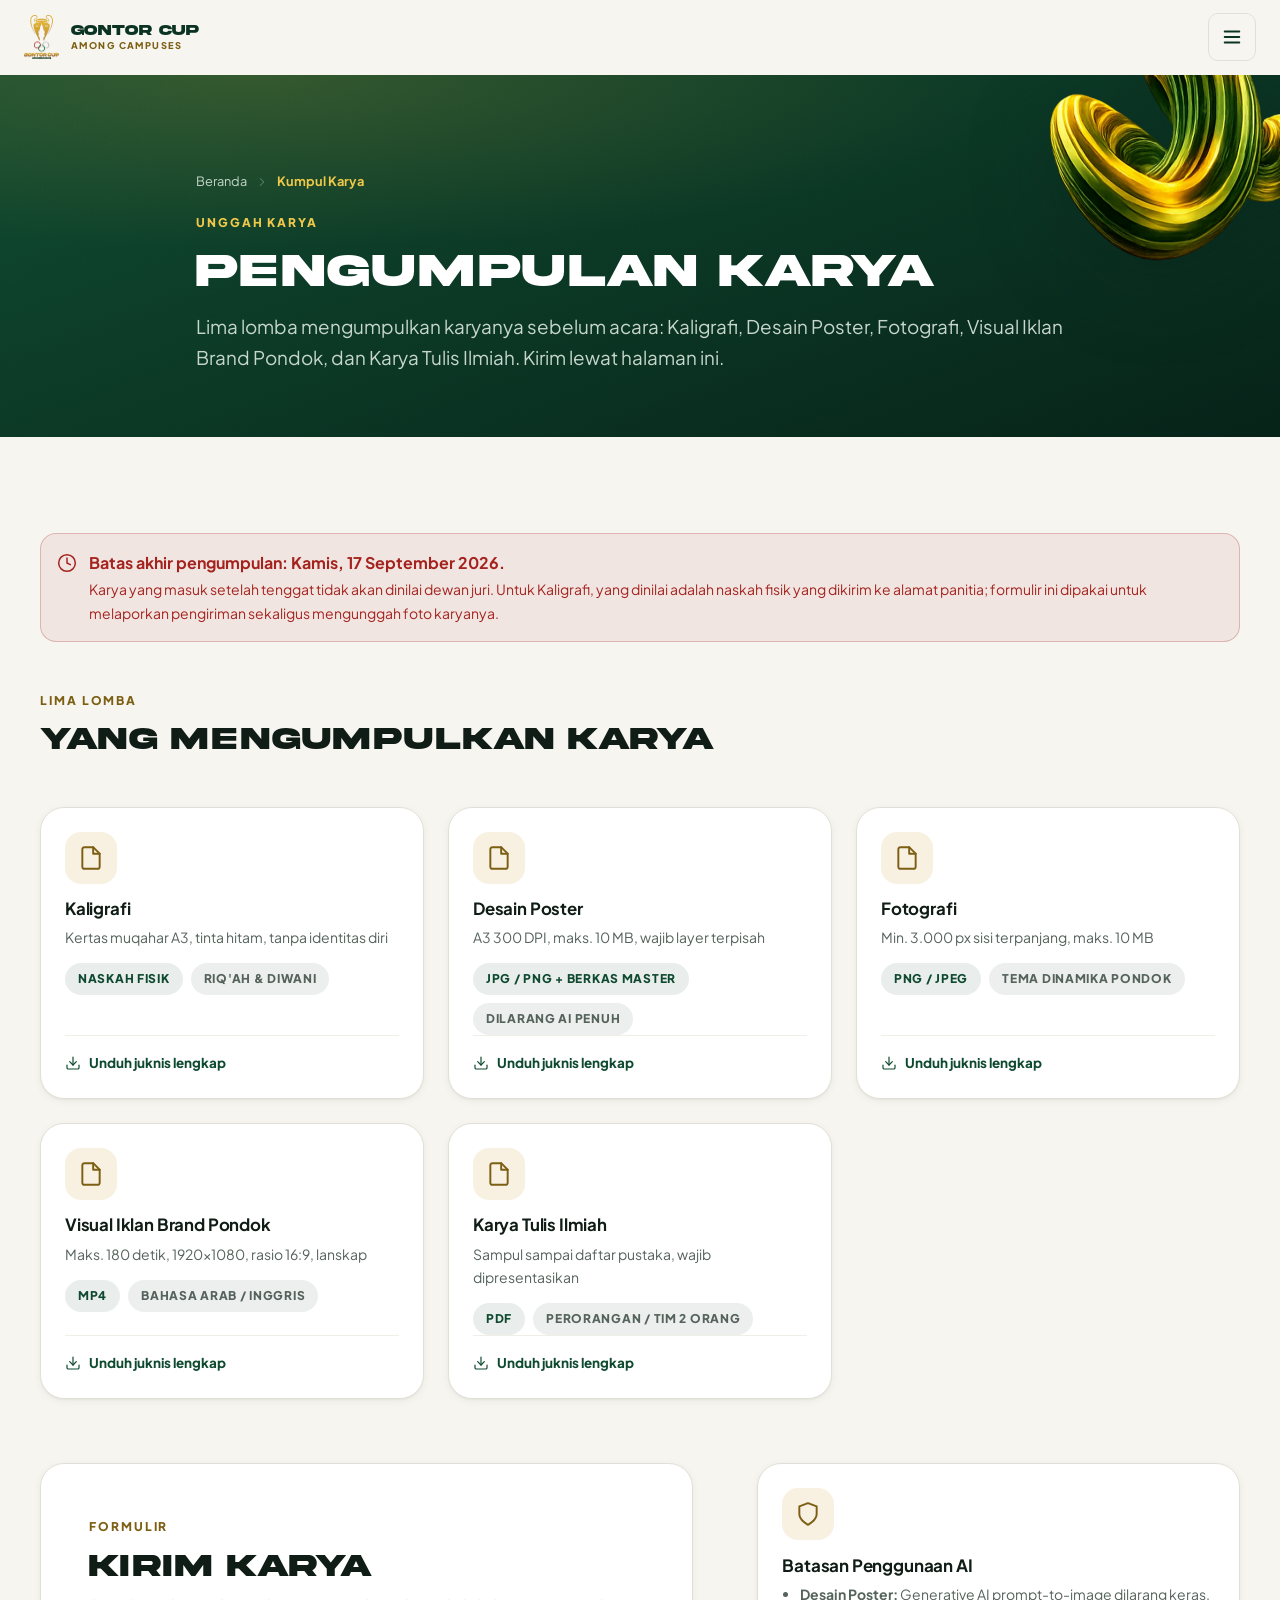
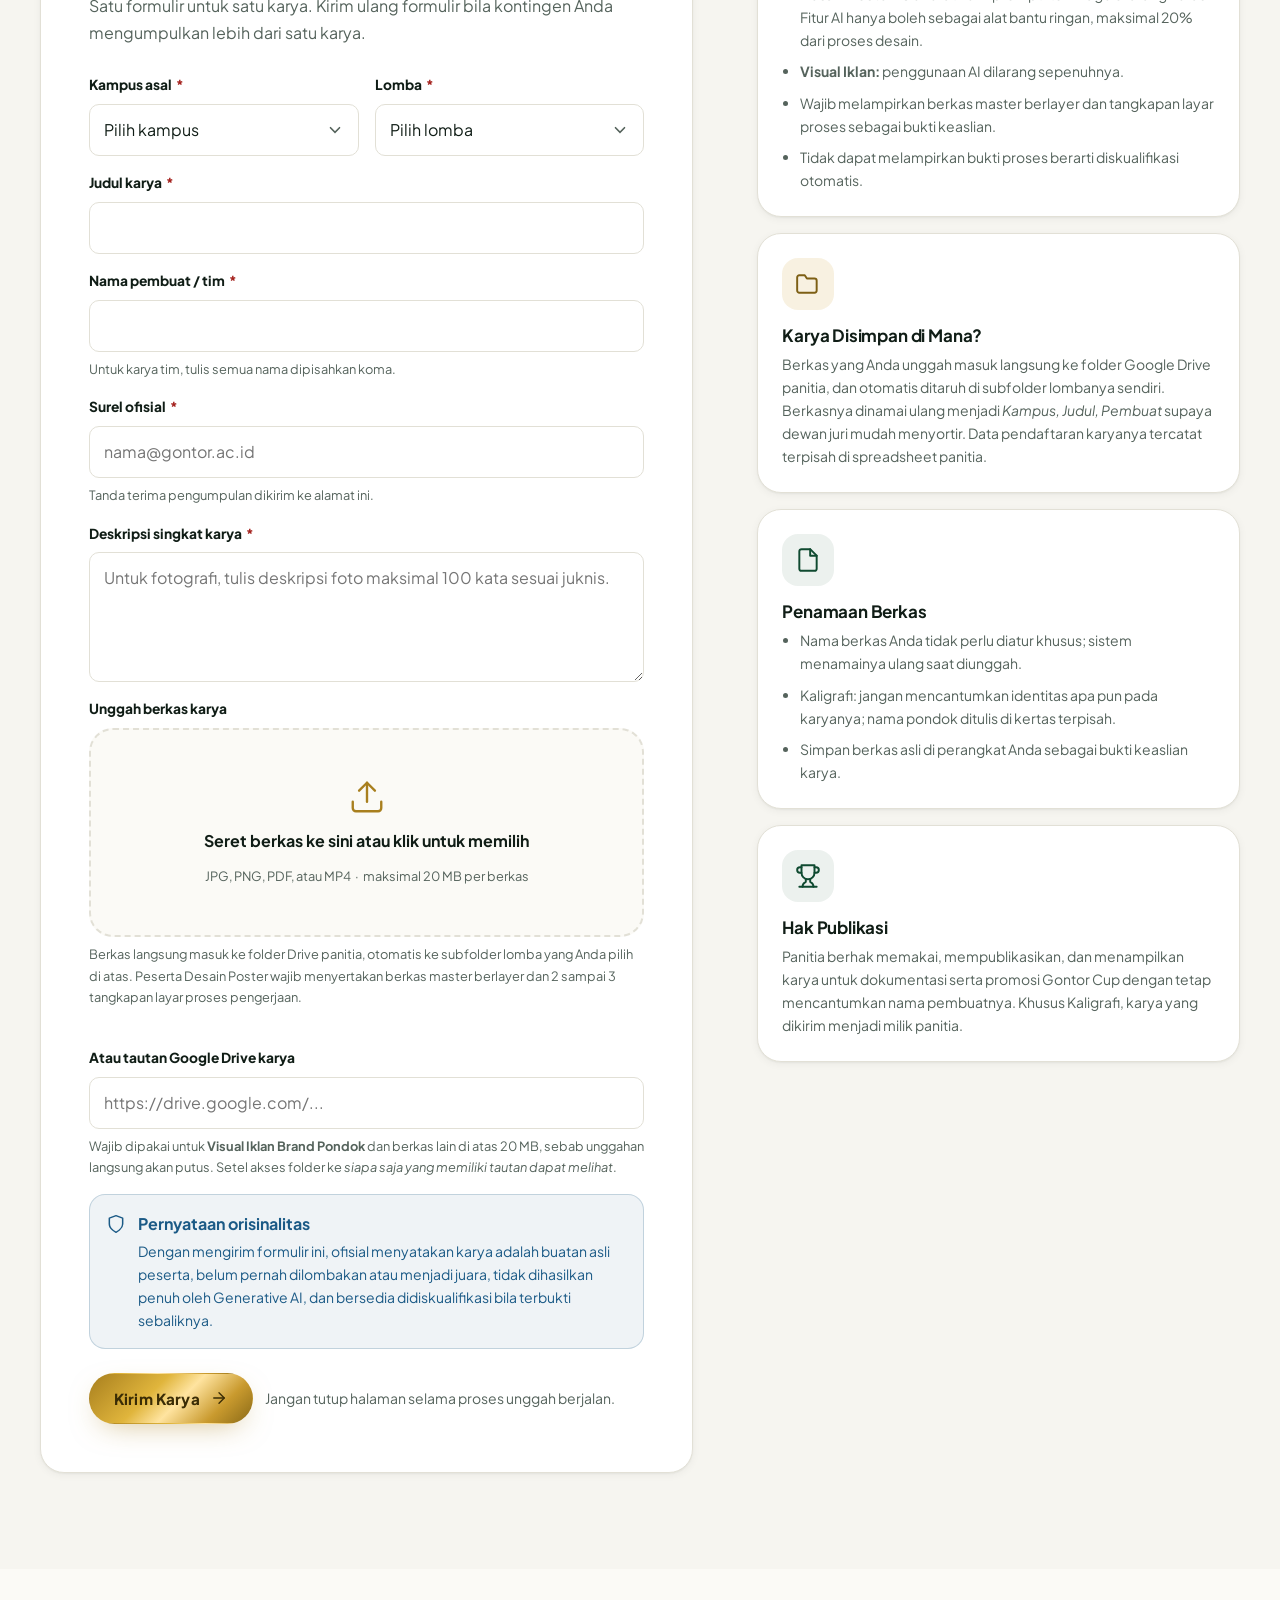
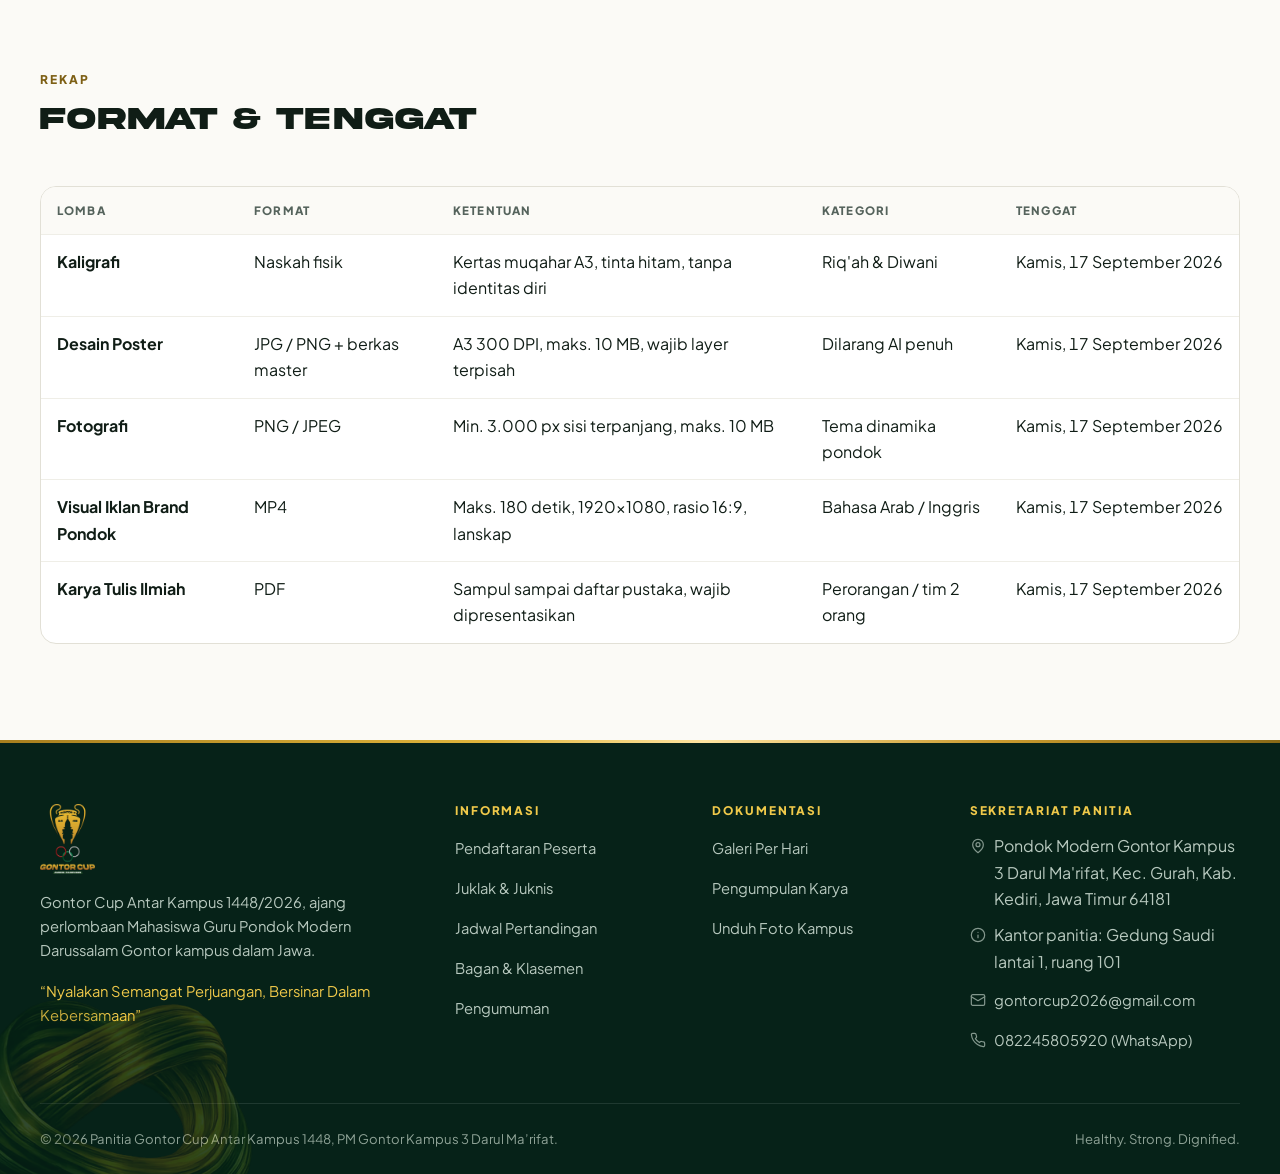
<file: karya.html>
<!DOCTYPE html>
<html lang="id">
<head>
<meta charset="utf-8">
<meta name="viewport" content="width=device-width, initial-scale=1">
<title>Pengumpulan Karya | Gontor Cup Among Campuses</title>
<meta name="description" content="Kirim karya kaligrafi, desain poster, fotografi, visual iklan, dan karya tulis ilmiah Gontor Cup Antar Kampus 1448/2026.">
<meta name="theme-color" content="#0f4a30">
<meta property="og:title" content="Pengumpulan Karya | Gontor Cup">
<meta property="og:description" content="Kirim karya kaligrafi, desain poster, fotografi, visual iklan, dan karya tulis ilmiah Gontor Cup Antar Kampus 1448/2026.">
<meta property="og:type" content="website">
<meta property="og:image" content="assets/img/logo.png">
<link rel="icon" href="assets/img/favicon.png" type="image/png">
<link rel="apple-touch-icon" href="assets/img/favicon.png">
<link rel="preconnect" href="https://fonts.googleapis.com">
<link rel="preconnect" href="https://fonts.gstatic.com" crossorigin>
<link rel="stylesheet" href="https://fonts.googleapis.com/css2?family=Amiri:wght@400;700&family=Anton&family=Plus+Jakarta+Sans:wght@400;500;600;700;800&display=swap">
<link rel="stylesheet" href="assets/css/style.css">
</head>
<body data-page="karya.html">
<a class="skip-link" href="#isi-utama">Lompat ke isi utama</a>

<!-- ============ HEADER ============ -->
<header class="site-header">
  <div class="wrap header-inner">
    <a class="brand" href="index.html">
      <img src="assets/img/logo.webp" alt="" width="44" height="56">
      <span class="brand__text">
        <span class="brand__name">Gontor Cup</span>
        <span class="brand__sub">Among Campuses</span>
      </span>
    </a>

    <nav class="nav" aria-label="Navigasi utama">
      <a href="index.html">Beranda</a>
      <a href="pendaftaran.html">Pendaftaran</a>
      <a href="juklak.html">Juklak & Juknis</a>
      <a href="jadwal.html">Jadwal</a>
      <a href="bagan.html">Klasemen</a>
      <a href="pengumuman.html">Pengumuman</a>
      <a href="galeri.html">Galeri</a>
      <a href="karya.html" aria-current="page">Kumpul Karya</a>
      <a href="unduh-foto.html">Unduh Foto</a>
    </nav>

    <a class="btn btn--gold btn--sm header-cta" href="pendaftaran.html">
      <span class="btn__label">Daftar Sekarang</span><svg viewBox="0 0 24 24" fill="none" stroke="currentColor" stroke-width="1.8" stroke-linecap="round" stroke-linejoin="round" aria-hidden="true"><path d="M5 12h14"/><path d="m12 5 7 7-7 7"/></svg>
    </a>

    <button type="button" class="hamburger" data-drawer-open
            aria-controls="laci" aria-expanded="false" aria-label="Buka menu navigasi">
      <svg viewBox="0 0 24 24" fill="none" stroke="currentColor" stroke-width="2" stroke-linecap="round" stroke-linejoin="round" aria-hidden="true"><path d="M4 6h16M4 12h16M4 18h16"/></svg>
    </button>
  </div>
</header>

<!-- ============ LACI NAVIGASI SELULER ============ -->
<div class="drawer" id="laci" data-open="false">
  <button type="button" class="drawer__scrim" data-drawer-close tabindex="-1" aria-label="Tutup menu"></button>
  <div class="drawer__panel" role="dialog" aria-modal="true" aria-label="Menu navigasi">
    <div class="drawer__head">
      <span class="brand__name">Menu</span>
      <button type="button" class="drawer__close" data-drawer-close aria-label="Tutup menu"><svg viewBox="0 0 24 24" fill="none" stroke="currentColor" stroke-width="2" stroke-linecap="round" stroke-linejoin="round" aria-hidden="true"><path d="M18 6 6 18M6 6l12 12"/></svg></button>
    </div>
    <nav aria-label="Navigasi seluler">
        <a href="index.html"><svg viewBox="0 0 24 24" fill="none" stroke="currentColor" stroke-width="1.8" stroke-linecap="round" stroke-linejoin="round" aria-hidden="true"><path d="M6 9H4.5a2.5 2.5 0 0 1 0-5H6"/><path d="M18 9h1.5a2.5 2.5 0 0 0 0-5H18"/><path d="M4 22h16"/><path d="M10 14.66V17c0 .55-.47.98-.97 1.21C7.85 18.75 7 20.24 7 22"/><path d="M14 14.66V17c0 .55.47.98.97 1.21C16.15 18.75 17 20.24 17 22"/><path d="M18 2H6v7a6 6 0 0 0 12 0V2Z"/></svg>Beranda</a>
        <a href="pendaftaran.html"><svg viewBox="0 0 24 24" fill="none" stroke="currentColor" stroke-width="1.8" stroke-linecap="round" stroke-linejoin="round" aria-hidden="true"><path d="M16 21v-2a4 4 0 0 0-4-4H6a4 4 0 0 0-4 4v2"/><circle cx="9" cy="7" r="4"/><path d="M19 8v6M22 11h-6"/></svg>Pendaftaran</a>
        <a href="juklak.html"><svg viewBox="0 0 24 24" fill="none" stroke="currentColor" stroke-width="1.8" stroke-linecap="round" stroke-linejoin="round" aria-hidden="true"><path d="M4 19.5v-15A2.5 2.5 0 0 1 6.5 2H19a1 1 0 0 1 1 1v18a1 1 0 0 1-1 1H6.5a1 1 0 0 1 0-5H20"/></svg>Juklak & Juknis</a>
        <a href="jadwal.html"><svg viewBox="0 0 24 24" fill="none" stroke="currentColor" stroke-width="1.8" stroke-linecap="round" stroke-linejoin="round" aria-hidden="true"><circle cx="12" cy="12" r="10"/><path d="M12 6v6l4 2"/></svg>Jadwal</a>
        <a href="bagan.html"><svg viewBox="0 0 24 24" fill="none" stroke="currentColor" stroke-width="1.8" stroke-linecap="round" stroke-linejoin="round" aria-hidden="true"><rect x="2" y="3" width="6" height="5" rx="1"/><rect x="2" y="16" width="6" height="5" rx="1"/><rect x="16" y="9" width="6" height="6" rx="1"/><path d="M8 5.5h4v6.5h4"/><path d="M8 18.5h4V12"/></svg>Klasemen</a>
        <a href="pengumuman.html"><svg viewBox="0 0 24 24" fill="none" stroke="currentColor" stroke-width="1.8" stroke-linecap="round" stroke-linejoin="round" aria-hidden="true"><path d="m3 11 18-5v12L3 14v-3z"/><path d="M11.6 16.8a3 3 0 1 1-5.8-1.6"/></svg>Pengumuman</a>
        <a href="galeri.html"><svg viewBox="0 0 24 24" fill="none" stroke="currentColor" stroke-width="1.8" stroke-linecap="round" stroke-linejoin="round" aria-hidden="true"><path d="M14.5 4h-5L7 7H4a2 2 0 0 0-2 2v9a2 2 0 0 0 2 2h16a2 2 0 0 0 2-2V9a2 2 0 0 0-2-2h-3l-2.5-3z"/><circle cx="12" cy="13" r="3"/></svg>Galeri</a>
        <a href="karya.html" aria-current="page"><svg viewBox="0 0 24 24" fill="none" stroke="currentColor" stroke-width="1.8" stroke-linecap="round" stroke-linejoin="round" aria-hidden="true"><path d="M21 15v4a2 2 0 0 1-2 2H5a2 2 0 0 1-2-2v-4"/><path d="M17 8l-5-5-5 5"/><path d="M12 3v12"/></svg>Kumpul Karya</a>
        <a href="unduh-foto.html"><svg viewBox="0 0 24 24" fill="none" stroke="currentColor" stroke-width="1.8" stroke-linecap="round" stroke-linejoin="round" aria-hidden="true"><path d="M21 15v4a2 2 0 0 1-2 2H5a2 2 0 0 1-2-2v-4"/><path d="M7 10l5 5 5-5"/><path d="M12 15V3"/></svg>Unduh Foto</a>
    </nav>
    <a class="btn btn--gold btn--block" href="pendaftaran.html">
      <span class="btn__label">Daftar Sekarang</span><svg viewBox="0 0 24 24" fill="none" stroke="currentColor" stroke-width="1.8" stroke-linecap="round" stroke-linejoin="round" aria-hidden="true"><path d="M5 12h14"/><path d="m12 5 7 7-7 7"/></svg>
    </a>
  </div>
</div>

<main id="isi-utama">

<section class="page-hero">
  <div class="grain"></div>
  <img class="deco" src="assets/img/orn-1.webp" alt="" data-parallax="0.05"
       style="top:-70px;right:-60px;width:min(36vw,300px)">
  <div class="wrap page-hero__inner">
    <nav class="crumbs" aria-label="Remah navigasi"><a href="index.html">Beranda</a><svg viewBox="0 0 24 24" fill="none" stroke="currentColor" stroke-width="1.8" stroke-linecap="round" stroke-linejoin="round" aria-hidden="true"><path d="m9 18 6-6-6-6"/></svg><span aria-current="page">Kumpul Karya</span></nav>
    <span class="eyebrow">Unggah Karya</span>
    <h1 class="display">Pengumpulan Karya</h1>
    <p class="lead">Lima lomba mengumpulkan karyanya sebelum acara: Kaligrafi, Desain Poster, Fotografi, Visual Iklan Brand Pondok, dan Karya Tulis Ilmiah. Kirim lewat halaman ini.</p>
  </div>
</section>


<section class="section">
  <div class="wrap">

    <div class="alert alert--danger reveal" style="margin-bottom:44px">
      <svg viewBox="0 0 24 24" fill="none" stroke="currentColor" stroke-width="1.8" stroke-linecap="round" stroke-linejoin="round" aria-hidden="true"><circle cx="12" cy="12" r="10"/><path d="M12 6v6l4 2"/></svg>
      <div><strong>Batas akhir pengumpulan: <span data-gc="tenggat_karya">Kamis, 17 September 2026</span>.</strong>
      <p class="small" style="margin:0">Karya yang masuk setelah tenggat tidak akan dinilai dewan juri.
         Untuk Kaligrafi, yang dinilai adalah naskah fisik yang dikirim ke alamat panitia;
         formulir ini dipakai untuk melaporkan pengiriman sekaligus mengunggah foto karyanya.</p></div>
    </div>

    <div class="section-head">
      <span class="eyebrow">Lima Lomba</span>
      <h2 class="display">Yang Mengumpulkan Karya</h2>
    </div>
    <div class="grid g-3" style="margin-bottom:64px">
      <div class="card reveal" data-delay="0">
        <span class="icon-badge icon-badge--gold"><svg viewBox="0 0 24 24" fill="none" stroke="currentColor" stroke-width="1.8" stroke-linecap="round" stroke-linejoin="round" aria-hidden="true"><path d="M14 2H6a2 2 0 0 0-2 2v16a2 2 0 0 0 2 2h12a2 2 0 0 0 2-2V8z"/><path d="M14 2v6h6"/></svg></span>
        <h3 style="font-size:1.05rem">Kaligrafi</h3>
        <p class="muted small" style="margin-bottom:14px">Kertas muqahar A3, tinta hitam, tanpa identitas diri</p>
        <div class="row" style="gap:8px">
          <span class="badge">Naskah fisik</span>
          <span class="badge badge--muted">Riq'ah &amp; Diwani</span>
        </div>
        <span class="card__meta" style="border-top-color:var(--line-2)">
          <a href="assets/juklak/kaligrafi.pdf" download style="display:inline-flex;align-items:center;gap:8px;text-decoration:none">
            <svg viewBox="0 0 24 24" fill="none" stroke="currentColor" stroke-width="1.8" stroke-linecap="round" stroke-linejoin="round" aria-hidden="true"><path d="M21 15v4a2 2 0 0 1-2 2H5a2 2 0 0 1-2-2v-4"/><path d="M7 10l5 5 5-5"/><path d="M12 15V3"/></svg>Unduh juknis lengkap
          </a>
        </span>
      </div>
      <div class="card reveal" data-delay="70">
        <span class="icon-badge icon-badge--gold"><svg viewBox="0 0 24 24" fill="none" stroke="currentColor" stroke-width="1.8" stroke-linecap="round" stroke-linejoin="round" aria-hidden="true"><path d="M14 2H6a2 2 0 0 0-2 2v16a2 2 0 0 0 2 2h12a2 2 0 0 0 2-2V8z"/><path d="M14 2v6h6"/></svg></span>
        <h3 style="font-size:1.05rem">Desain Poster</h3>
        <p class="muted small" style="margin-bottom:14px">A3 300 DPI, maks. 10 MB, wajib layer terpisah</p>
        <div class="row" style="gap:8px">
          <span class="badge">JPG / PNG + berkas master</span>
          <span class="badge badge--muted">Dilarang AI penuh</span>
        </div>
        <span class="card__meta" style="border-top-color:var(--line-2)">
          <a href="assets/juklak/desain-poster.pdf" download style="display:inline-flex;align-items:center;gap:8px;text-decoration:none">
            <svg viewBox="0 0 24 24" fill="none" stroke="currentColor" stroke-width="1.8" stroke-linecap="round" stroke-linejoin="round" aria-hidden="true"><path d="M21 15v4a2 2 0 0 1-2 2H5a2 2 0 0 1-2-2v-4"/><path d="M7 10l5 5 5-5"/><path d="M12 15V3"/></svg>Unduh juknis lengkap
          </a>
        </span>
      </div>
      <div class="card reveal" data-delay="140">
        <span class="icon-badge icon-badge--gold"><svg viewBox="0 0 24 24" fill="none" stroke="currentColor" stroke-width="1.8" stroke-linecap="round" stroke-linejoin="round" aria-hidden="true"><path d="M14 2H6a2 2 0 0 0-2 2v16a2 2 0 0 0 2 2h12a2 2 0 0 0 2-2V8z"/><path d="M14 2v6h6"/></svg></span>
        <h3 style="font-size:1.05rem">Fotografi</h3>
        <p class="muted small" style="margin-bottom:14px">Min. 3.000 px sisi terpanjang, maks. 10 MB</p>
        <div class="row" style="gap:8px">
          <span class="badge">PNG / JPEG</span>
          <span class="badge badge--muted">Tema dinamika pondok</span>
        </div>
        <span class="card__meta" style="border-top-color:var(--line-2)">
          <a href="assets/juklak/fotografi.pdf" download style="display:inline-flex;align-items:center;gap:8px;text-decoration:none">
            <svg viewBox="0 0 24 24" fill="none" stroke="currentColor" stroke-width="1.8" stroke-linecap="round" stroke-linejoin="round" aria-hidden="true"><path d="M21 15v4a2 2 0 0 1-2 2H5a2 2 0 0 1-2-2v-4"/><path d="M7 10l5 5 5-5"/><path d="M12 15V3"/></svg>Unduh juknis lengkap
          </a>
        </span>
      </div>
      <div class="card reveal" data-delay="0">
        <span class="icon-badge icon-badge--gold"><svg viewBox="0 0 24 24" fill="none" stroke="currentColor" stroke-width="1.8" stroke-linecap="round" stroke-linejoin="round" aria-hidden="true"><path d="M14 2H6a2 2 0 0 0-2 2v16a2 2 0 0 0 2 2h12a2 2 0 0 0 2-2V8z"/><path d="M14 2v6h6"/></svg></span>
        <h3 style="font-size:1.05rem">Visual Iklan Brand Pondok</h3>
        <p class="muted small" style="margin-bottom:14px">Maks. 180 detik, 1920x1080, rasio 16:9, lanskap</p>
        <div class="row" style="gap:8px">
          <span class="badge">MP4</span>
          <span class="badge badge--muted">Bahasa Arab / Inggris</span>
        </div>
        <span class="card__meta" style="border-top-color:var(--line-2)">
          <a href="assets/juklak/visual-iklan.pdf" download style="display:inline-flex;align-items:center;gap:8px;text-decoration:none">
            <svg viewBox="0 0 24 24" fill="none" stroke="currentColor" stroke-width="1.8" stroke-linecap="round" stroke-linejoin="round" aria-hidden="true"><path d="M21 15v4a2 2 0 0 1-2 2H5a2 2 0 0 1-2-2v-4"/><path d="M7 10l5 5 5-5"/><path d="M12 15V3"/></svg>Unduh juknis lengkap
          </a>
        </span>
      </div>
      <div class="card reveal" data-delay="70">
        <span class="icon-badge icon-badge--gold"><svg viewBox="0 0 24 24" fill="none" stroke="currentColor" stroke-width="1.8" stroke-linecap="round" stroke-linejoin="round" aria-hidden="true"><path d="M14 2H6a2 2 0 0 0-2 2v16a2 2 0 0 0 2 2h12a2 2 0 0 0 2-2V8z"/><path d="M14 2v6h6"/></svg></span>
        <h3 style="font-size:1.05rem">Karya Tulis Ilmiah</h3>
        <p class="muted small" style="margin-bottom:14px">Sampul sampai daftar pustaka, wajib dipresentasikan</p>
        <div class="row" style="gap:8px">
          <span class="badge">PDF</span>
          <span class="badge badge--muted">Perorangan / tim 2 orang</span>
        </div>
        <span class="card__meta" style="border-top-color:var(--line-2)">
          <a href="assets/juklak/kti.pdf" download style="display:inline-flex;align-items:center;gap:8px;text-decoration:none">
            <svg viewBox="0 0 24 24" fill="none" stroke="currentColor" stroke-width="1.8" stroke-linecap="round" stroke-linejoin="round" aria-hidden="true"><path d="M21 15v4a2 2 0 0 1-2 2H5a2 2 0 0 1-2-2v-4"/><path d="M7 10l5 5 5-5"/><path d="M12 15V3"/></svg>Unduh juknis lengkap
          </a>
        </span>
      </div>
    </div>

    <div class="split">
      <div>
        <div class="card card--pad-lg">
          <span class="eyebrow">Formulir</span>
          <h2 class="display" style="margin-bottom:8px">Kirim Karya</h2>
          <p class="muted" style="margin-bottom:28px">Satu formulir untuk satu karya.
             Kirim ulang formulir bila kontingen Anda mengumpulkan lebih dari satu karya.</p>

          <form data-validate data-kirim="karya" novalidate>

            <div class="alert alert--danger" data-gagal role="alert" hidden style="margin-bottom:var(--s-5)">
              <svg viewBox="0 0 24 24" fill="none" stroke="currentColor" stroke-width="1.8" stroke-linecap="round" stroke-linejoin="round" aria-hidden="true"><circle cx="12" cy="12" r="10"/><path d="M12 8v4M12 16h.01"/></svg>
              <div><strong>Karya tidak terkirim.</strong>
              <p class="small" style="margin:0" data-gagal-pesan></p></div>
            </div>

            <div class="alert alert--danger error-summary" data-error-summary role="alert" hidden>
              <svg viewBox="0 0 24 24" fill="none" stroke="currentColor" stroke-width="1.8" stroke-linecap="round" stroke-linejoin="round" aria-hidden="true"><circle cx="12" cy="12" r="10"/><path d="M12 8v4M12 16h.01"/></svg>
              <div><strong>Karya belum bisa dikirim.</strong>
              <p class="small" style="margin:0">Perbaiki isian berikut lalu kirim ulang:</p><ul></ul></div>
            </div>

            <div class="alert alert--ok" data-success role="status" hidden>
              <svg viewBox="0 0 24 24" fill="none" stroke="currentColor" stroke-width="1.8" stroke-linecap="round" stroke-linejoin="round" aria-hidden="true"><circle cx="12" cy="12" r="10"/><path d="m9 12 2 2 4-4"/></svg>
              <div><strong>Karya berhasil dikirim.</strong>
              <p class="small" style="margin:0">Panitia mengirim tanda terima ke surel ofisial.
                 Simpan tanda terima itu sampai pengumuman pemenang.</p></div>
            </div>

            <div class="grid g-2" style="gap:0 var(--s-4)">
              <div class="field">
                <label for="k-kampus">Kampus asal <span class="req">*</span></label>
                <select class="select" id="k-kampus" name="kampus" required>
                  <option value="">Pilih kampus</option><option value="1">Gontor Kampus 1</option><option value="2">Gontor Kampus 2</option><option value="3">Gontor Kampus 3</option><option value="4">Gontor Kampus 4</option><option value="5">Gontor Kampus 5</option>
                </select>
                <span class="err"><svg viewBox="0 0 24 24" fill="none" stroke="currentColor" stroke-width="1.8" stroke-linecap="round" stroke-linejoin="round" aria-hidden="true"><circle cx="12" cy="12" r="10"/><path d="M12 8v4M12 16h.01"/></svg><span></span></span>
              </div>
              <div class="field">
                <label for="k-cabang">Lomba <span class="req">*</span></label>
                <select class="select" id="k-cabang" name="cabang" required>
                  <option value="">Pilih lomba</option><option value="Kaligrafi">Kaligrafi</option><option value="Desain Poster">Desain Poster</option><option value="Fotografi">Fotografi</option><option value="Visual Iklan Brand Pondok">Visual Iklan Brand Pondok</option><option value="Karya Tulis Ilmiah">Karya Tulis Ilmiah</option>
                </select>
                <span class="err"><svg viewBox="0 0 24 24" fill="none" stroke="currentColor" stroke-width="1.8" stroke-linecap="round" stroke-linejoin="round" aria-hidden="true"><circle cx="12" cy="12" r="10"/><path d="M12 8v4M12 16h.01"/></svg><span></span></span>
              </div>
            </div>

            <div class="field">
              <label for="k-judul">Judul karya <span class="req">*</span></label>
              <input class="input" id="k-judul" name="judul" type="text" required minlength="3">
              <span class="err"><svg viewBox="0 0 24 24" fill="none" stroke="currentColor" stroke-width="1.8" stroke-linecap="round" stroke-linejoin="round" aria-hidden="true"><circle cx="12" cy="12" r="10"/><path d="M12 8v4M12 16h.01"/></svg><span></span></span>
            </div>

            <div class="field">
              <label for="k-pembuat">Nama pembuat / tim <span class="req">*</span></label>
              <input class="input" id="k-pembuat" name="pembuat" type="text" required minlength="3"
                     autocomplete="name" aria-describedby="k-pembuat-hint">
              <span class="hint" id="k-pembuat-hint">Untuk karya tim, tulis semua nama dipisahkan koma.</span>
              <span class="err"><svg viewBox="0 0 24 24" fill="none" stroke="currentColor" stroke-width="1.8" stroke-linecap="round" stroke-linejoin="round" aria-hidden="true"><circle cx="12" cy="12" r="10"/><path d="M12 8v4M12 16h.01"/></svg><span></span></span>
            </div>

            <div class="field">
              <label for="k-surel">Surel ofisial <span class="req">*</span></label>
              <input class="input" id="k-surel" name="surel" type="email" required autocomplete="email"
                     placeholder="nama@gontor.ac.id" aria-describedby="k-surel-hint">
              <span class="hint" id="k-surel-hint">Tanda terima pengumpulan dikirim ke alamat ini.</span>
              <span class="err"><svg viewBox="0 0 24 24" fill="none" stroke="currentColor" stroke-width="1.8" stroke-linecap="round" stroke-linejoin="round" aria-hidden="true"><circle cx="12" cy="12" r="10"/><path d="M12 8v4M12 16h.01"/></svg><span></span></span>
            </div>

            <div class="field">
              <label for="k-deskripsi">Deskripsi singkat karya <span class="req">*</span></label>
              <textarea class="textarea" id="k-deskripsi" name="deskripsi" required minlength="20"
                        placeholder="Untuk fotografi, tulis deskripsi foto maksimal 100 kata sesuai juknis."></textarea>
              <span class="err"><svg viewBox="0 0 24 24" fill="none" stroke="currentColor" stroke-width="1.8" stroke-linecap="round" stroke-linejoin="round" aria-hidden="true"><circle cx="12" cy="12" r="10"/><path d="M12 8v4M12 16h.01"/></svg><span></span></span>
            </div>

            <div class="field">
              <label for="k-berkas">Unggah berkas karya</label>
              <div class="dropzone" data-dropzone tabindex="0" role="button"
                   aria-controls="k-berkas" aria-describedby="k-berkas-hint">
                <svg viewBox="0 0 24 24" fill="none" stroke="currentColor" stroke-width="1.5" stroke-linecap="round" stroke-linejoin="round" aria-hidden="true"><path d="M21 15v4a2 2 0 0 1-2 2H5a2 2 0 0 1-2-2v-4"/><path d="M17 8l-5-5-5 5"/><path d="M12 3v12"/></svg>
                <b>Seret berkas ke sini atau klik untuk memilih</b>
                <span class="hint">JPG, PNG, PDF, atau MP4 &nbsp;·&nbsp; maksimal 20 MB per berkas</span>
              </div>
              <input class="sr-only" id="k-berkas" name="berkas" type="file" multiple
                     accept=".jpg,.jpeg,.png,.pdf,.mp4,.psd,.ai,.cdr,.tiff">
              <span class="hint" id="k-berkas-hint">Berkas langsung masuk ke folder Drive panitia,
                 otomatis ke subfolder lomba yang Anda pilih di atas. Peserta Desain Poster wajib
                 menyertakan berkas master berlayer dan 2 sampai 3 tangkapan layar proses pengerjaan.</span>
              <span class="err" data-berkas-pesan hidden style="display:flex"></span>
              <div class="file-list" data-filelist></div>
            </div>

            <div class="field">
              <label for="k-tautan">Atau tautan Google Drive karya</label>
              <input class="input" id="k-tautan" name="tautan" type="url"
                     placeholder="https://drive.google.com/..." aria-describedby="k-tautan-hint">
              <span class="hint" id="k-tautan-hint">Wajib dipakai untuk <strong>Visual Iklan Brand
                 Pondok</strong> dan berkas lain di atas 20 MB, sebab unggahan langsung akan putus.
                 Setel akses folder ke <em>siapa saja yang memiliki tautan dapat melihat</em>.</span>
              <span class="err"><svg viewBox="0 0 24 24" fill="none" stroke="currentColor" stroke-width="1.8" stroke-linecap="round" stroke-linejoin="round" aria-hidden="true"><circle cx="12" cy="12" r="10"/><path d="M12 8v4M12 16h.01"/></svg><span></span></span>
            </div>

            <div class="alert alert--info" style="margin-top:8px">
              <svg viewBox="0 0 24 24" fill="none" stroke="currentColor" stroke-width="1.8" stroke-linecap="round" stroke-linejoin="round" aria-hidden="true"><path d="M12 22s8-4 8-10V5l-8-3-8 3v7c0 6 8 10 8 10Z"/></svg>
              <div><strong>Pernyataan orisinalitas</strong>
              <p class="small" style="margin:0">Dengan mengirim formulir ini, ofisial menyatakan karya
                 adalah buatan asli peserta, belum pernah dilombakan atau menjadi juara, tidak dihasilkan
                 penuh oleh Generative AI, dan bersedia didiskualifikasi bila terbukti sebaliknya.</p></div>
            </div>

            <div class="form-actions">
              <button type="submit" class="btn btn--gold">
                <span class="btn__label">Kirim Karya</span><svg viewBox="0 0 24 24" fill="none" stroke="currentColor" stroke-width="1.8" stroke-linecap="round" stroke-linejoin="round" aria-hidden="true"><path d="M5 12h14"/><path d="m12 5 7 7-7 7"/></svg>
              </button>
              <span class="small muted" data-unggah-status hidden
                    style="font-weight:700;color:var(--green-700)"></span>
              <span class="small muted">Jangan tutup halaman selama proses unggah berjalan.</span>
            </div>
          </form>
        </div>
      </div>

      <aside class="stack sticky-side">
        <div class="card">
          <span class="icon-badge icon-badge--gold"><svg viewBox="0 0 24 24" fill="none" stroke="currentColor" stroke-width="1.8" stroke-linecap="round" stroke-linejoin="round" aria-hidden="true"><path d="M12 22s8-4 8-10V5l-8-3-8 3v7c0 6 8 10 8 10Z"/></svg></span>
          <h3 style="font-size:1.06rem">Batasan Penggunaan AI</h3>
          <ul class="muted small" style="padding-left:18px;margin:0;display:flex;flex-direction:column;gap:8px">
            <li><strong>Desain Poster:</strong> Generative AI prompt-to-image dilarang keras.
                Fitur AI hanya boleh sebagai alat bantu ringan, maksimal 20% dari proses desain.</li>
            <li><strong>Visual Iklan:</strong> penggunaan AI dilarang sepenuhnya.</li>
            <li>Wajib melampirkan berkas master berlayer dan tangkapan layar proses sebagai bukti keaslian.</li>
            <li>Tidak dapat melampirkan bukti proses berarti diskualifikasi otomatis.</li>
          </ul>
        </div>

        <div class="card">
          <span class="icon-badge icon-badge--gold"><svg viewBox="0 0 24 24" fill="none" stroke="currentColor" stroke-width="1.8" stroke-linecap="round" stroke-linejoin="round" aria-hidden="true"><path d="M4 20a2 2 0 0 1-2-2V6a2 2 0 0 1 2-2h5l2 3h7a2 2 0 0 1 2 2v9a2 2 0 0 1-2 2z"/></svg></span>
          <h3 style="font-size:1.06rem">Karya Disimpan di Mana?</h3>
          <p class="muted small" style="margin:0">Berkas yang Anda unggah masuk langsung ke folder
             Google Drive panitia, dan otomatis ditaruh di subfolder lombanya sendiri. Berkasnya
             dinamai ulang menjadi <em>Kampus, Judul, Pembuat</em> supaya dewan juri mudah menyortir.
             Data pendaftaran karyanya tercatat terpisah di spreadsheet panitia.</p>
        </div>

        <div class="card">
          <span class="icon-badge"><svg viewBox="0 0 24 24" fill="none" stroke="currentColor" stroke-width="1.8" stroke-linecap="round" stroke-linejoin="round" aria-hidden="true"><path d="M14 2H6a2 2 0 0 0-2 2v16a2 2 0 0 0 2 2h12a2 2 0 0 0 2-2V8z"/><path d="M14 2v6h6"/></svg></span>
          <h3 style="font-size:1.06rem">Penamaan Berkas</h3>
          <ul class="muted small" style="padding-left:18px;margin:0;display:flex;flex-direction:column;gap:8px">
            <li>Nama berkas Anda tidak perlu diatur khusus; sistem menamainya ulang saat diunggah.</li>
            <li>Kaligrafi: jangan mencantumkan identitas apa pun pada karyanya; nama pondok ditulis
                di kertas terpisah.</li>
            <li>Simpan berkas asli di perangkat Anda sebagai bukti keaslian karya.</li>
          </ul>
        </div>

        <div class="card">
          <span class="icon-badge"><svg viewBox="0 0 24 24" fill="none" stroke="currentColor" stroke-width="1.8" stroke-linecap="round" stroke-linejoin="round" aria-hidden="true"><path d="M6 9H4.5a2.5 2.5 0 0 1 0-5H6"/><path d="M18 9h1.5a2.5 2.5 0 0 0 0-5H18"/><path d="M4 22h16"/><path d="M10 14.66V17c0 .55-.47.98-.97 1.21C7.85 18.75 7 20.24 7 22"/><path d="M14 14.66V17c0 .55.47.98.97 1.21C16.15 18.75 17 20.24 17 22"/><path d="M18 2H6v7a6 6 0 0 0 12 0V2Z"/></svg></span>
          <h3 style="font-size:1.06rem">Hak Publikasi</h3>
          <p class="muted small" style="margin:0">Panitia berhak memakai, mempublikasikan, dan
             menampilkan karya untuk dokumentasi serta promosi Gontor Cup dengan tetap mencantumkan
             nama pembuatnya. Khusus Kaligrafi, karya yang dikirim menjadi milik panitia.</p>
        </div>
      </aside>
    </div>
  </div>
</section>

<section class="section section--paper2">
  <div class="wrap">
    <div class="section-head">
      <span class="eyebrow">Rekap</span>
      <h2 class="display">Format &amp; Tenggat</h2>
    </div>
    <div class="table-wrap reveal">
      <table>
        <caption class="sr-only">Format berkas dan tenggat pengumpulan tiap lomba karya</caption>
        <thead><tr><th scope="col">Lomba</th><th scope="col">Format</th>
                   <th scope="col">Ketentuan</th><th scope="col">Kategori</th>
                   <th scope="col">Tenggat</th></tr></thead>
        <tbody>
        <tr><td><strong>Kaligrafi</strong></td><td>Naskah fisik</td><td>Kertas muqahar A3, tinta hitam, tanpa identitas diri</td><td>Riq'ah &amp; Diwani</td><td class="num">Kamis, 17 September 2026</td></tr>
        <tr><td><strong>Desain Poster</strong></td><td>JPG / PNG + berkas master</td><td>A3 300 DPI, maks. 10 MB, wajib layer terpisah</td><td>Dilarang AI penuh</td><td class="num">Kamis, 17 September 2026</td></tr>
        <tr><td><strong>Fotografi</strong></td><td>PNG / JPEG</td><td>Min. 3.000 px sisi terpanjang, maks. 10 MB</td><td>Tema dinamika pondok</td><td class="num">Kamis, 17 September 2026</td></tr>
        <tr><td><strong>Visual Iklan Brand Pondok</strong></td><td>MP4</td><td>Maks. 180 detik, 1920x1080, rasio 16:9, lanskap</td><td>Bahasa Arab / Inggris</td><td class="num">Kamis, 17 September 2026</td></tr>
        <tr><td><strong>Karya Tulis Ilmiah</strong></td><td>PDF</td><td>Sampul sampai daftar pustaka, wajib dipresentasikan</td><td>Perorangan / tim 2 orang</td><td class="num">Kamis, 17 September 2026</td></tr>
        </tbody>
      </table>
    </div>
  </div>
</section>

</main>

<!-- ============ FOOTER ============ -->
<footer class="site-footer">
  <img class="deco deco--soft" src="assets/img/orn-5.webp" alt=""
       style="bottom:-40px;left:-60px;width:min(40vw,320px)">
  <div class="wrap">
    <div class="footer-grid">
      <div class="footer-brand">
        <img src="assets/img/logo.webp" alt="Logo Gontor Cup" width="70" height="89">
        <p>Gontor Cup Antar Kampus 1448/2026, ajang perlombaan Mahasiswa Guru
           Pondok Modern Darussalam Gontor kampus dalam Jawa.</p>
        <p class="small" style="margin-top:12px;color:var(--gold-300)">&ldquo;Nyalakan Semangat Perjuangan, Bersinar Dalam Kebersamaan&rdquo;</p>
      </div>
      <div>
        <h4>Informasi</h4>
        <ul>
          <li><a href="pendaftaran.html">Pendaftaran Peserta</a></li>
          <li><a href="juklak.html">Juklak &amp; Juknis</a></li>
          <li><a href="jadwal.html">Jadwal Pertandingan</a></li>
          <li><a href="bagan.html">Bagan &amp; Klasemen</a></li>
          <li><a href="pengumuman.html">Pengumuman</a></li>
        </ul>
      </div>
      <div>
        <h4>Dokumentasi</h4>
        <ul>
          <li><a href="galeri.html">Galeri Per Hari</a></li>
          <li><a href="karya.html">Pengumpulan Karya</a></li>
          <li><a href="unduh-foto.html">Unduh Foto Kampus</a></li>
        </ul>
      </div>
      <div>
        <h4>Sekretariat Panitia</h4>
        <ul>
          <li><svg viewBox="0 0 24 24" fill="none" stroke="currentColor" stroke-width="1.8" stroke-linecap="round" stroke-linejoin="round" aria-hidden="true"><path d="M20 10c0 6-8 12-8 12s-8-6-8-12a8 8 0 0 1 16 0Z"/><circle cx="12" cy="10" r="3"/></svg><span>Pondok Modern Gontor Kampus 3 Darul Ma'rifat, Kec. Gurah, Kab. Kediri, Jawa Timur 64181</span></li>
          <li><svg viewBox="0 0 24 24" fill="none" stroke="currentColor" stroke-width="1.8" stroke-linecap="round" stroke-linejoin="round" aria-hidden="true"><circle cx="12" cy="12" r="10"/><path d="M12 16v-4M12 8h.01"/></svg><span>Kantor panitia: Gedung Saudi lantai 1, ruang 101</span></li>
          <li><a href="mailto:gontorcup2026@gmail.com"><svg viewBox="0 0 24 24" fill="none" stroke="currentColor" stroke-width="1.8" stroke-linecap="round" stroke-linejoin="round" aria-hidden="true"><rect x="2" y="4" width="20" height="16" rx="2"/><path d="m22 7-10 6L2 7"/></svg>gontorcup2026@gmail.com</a></li>
          <li><a href="https://wa.me/6282245805920" target="_blank" rel="noopener noreferrer"><svg viewBox="0 0 24 24" fill="none" stroke="currentColor" stroke-width="1.8" stroke-linecap="round" stroke-linejoin="round" aria-hidden="true"><path d="M22 16.9v3a2 2 0 0 1-2.2 2 19.8 19.8 0 0 1-8.6-3.1 19.5 19.5 0 0 1-6-6A19.8 19.8 0 0 1 2.1 4.2 2 2 0 0 1 4.1 2h3a2 2 0 0 1 2 1.7c.1 1 .4 1.9.7 2.8a2 2 0 0 1-.5 2.1L8.1 9.9a16 16 0 0 0 6 6l1.3-1.2a2 2 0 0 1 2.1-.5c.9.3 1.8.6 2.8.7a2 2 0 0 1 1.7 2Z"/></svg>082245805920 (WhatsApp)</a></li>
        </ul>
      </div>
    </div>
    <div class="footer-bottom">
      <p>&copy; 2026 Panitia Gontor Cup Antar Kampus 1448, PM Gontor Kampus 3 Darul Ma’rifat.</p>
      <p>Healthy. Strong. Dignified.</p>
    </div>
  </div>
</footer>

<!-- config.js: satu-satunya tempat URL Apps Script diisi.
     konten.js hanya MENIMPA bagian yang sudah diubah panitia lewat /admin;
     tanpa sambungan, isi bawaan di HTML inilah yang tampil. -->
<script src="assets/js/config.js"></script>
<script src="assets/js/api.js"></script>
<script src="assets/js/main.js" defer></script>
<script src="assets/js/konten.js" defer></script>
</body>
</html>
</file>
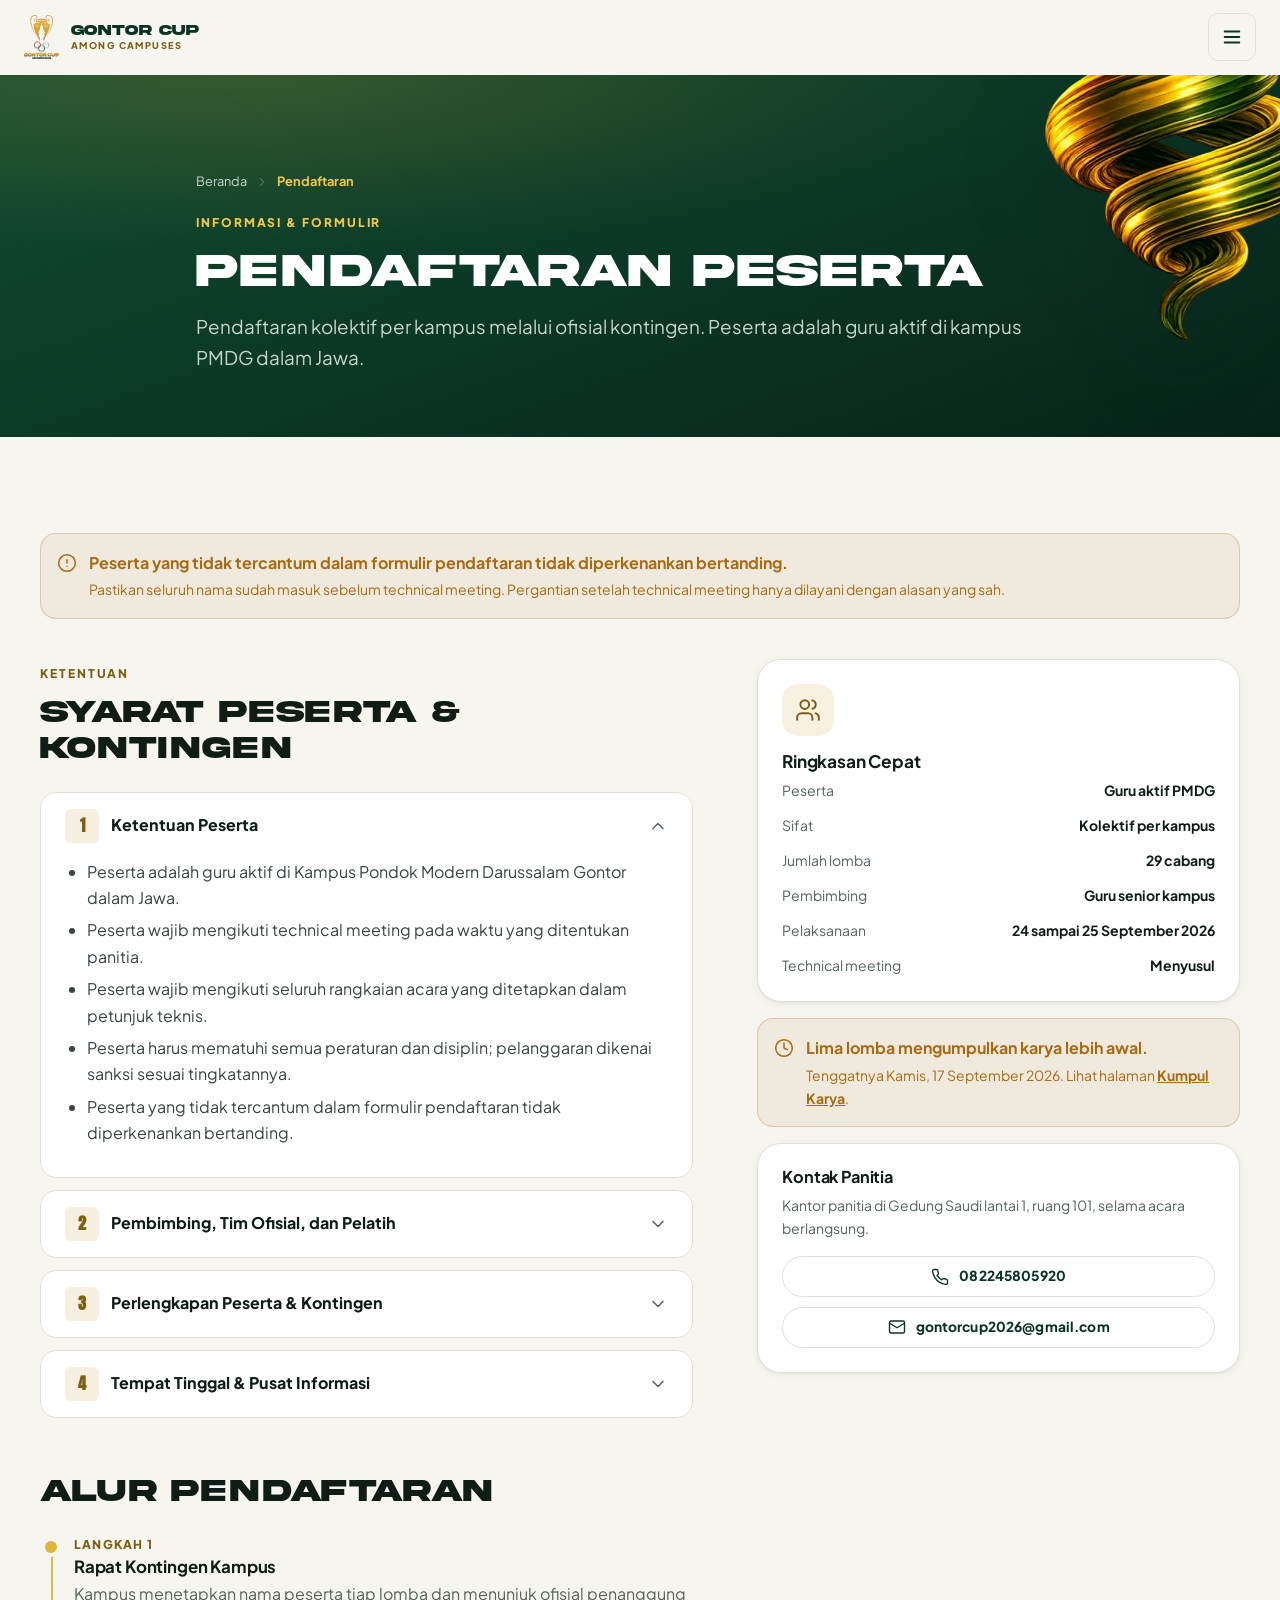
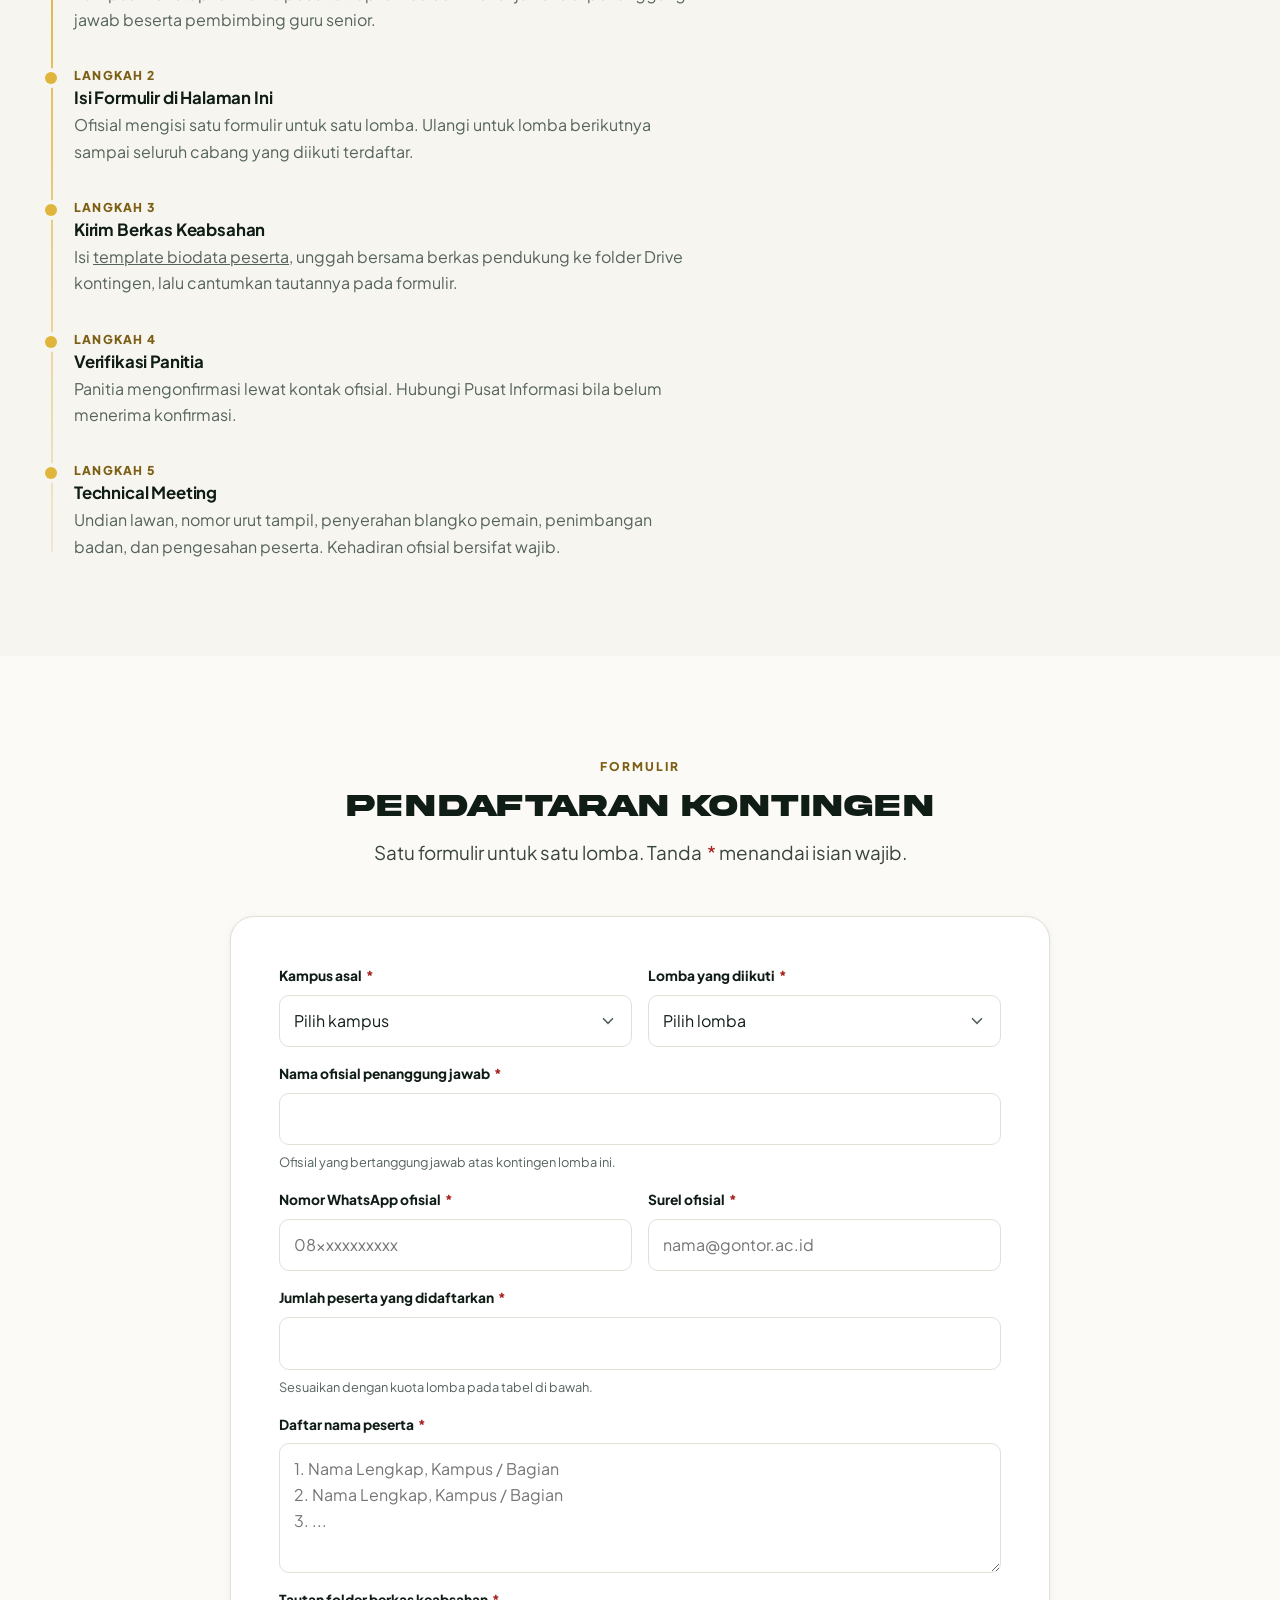
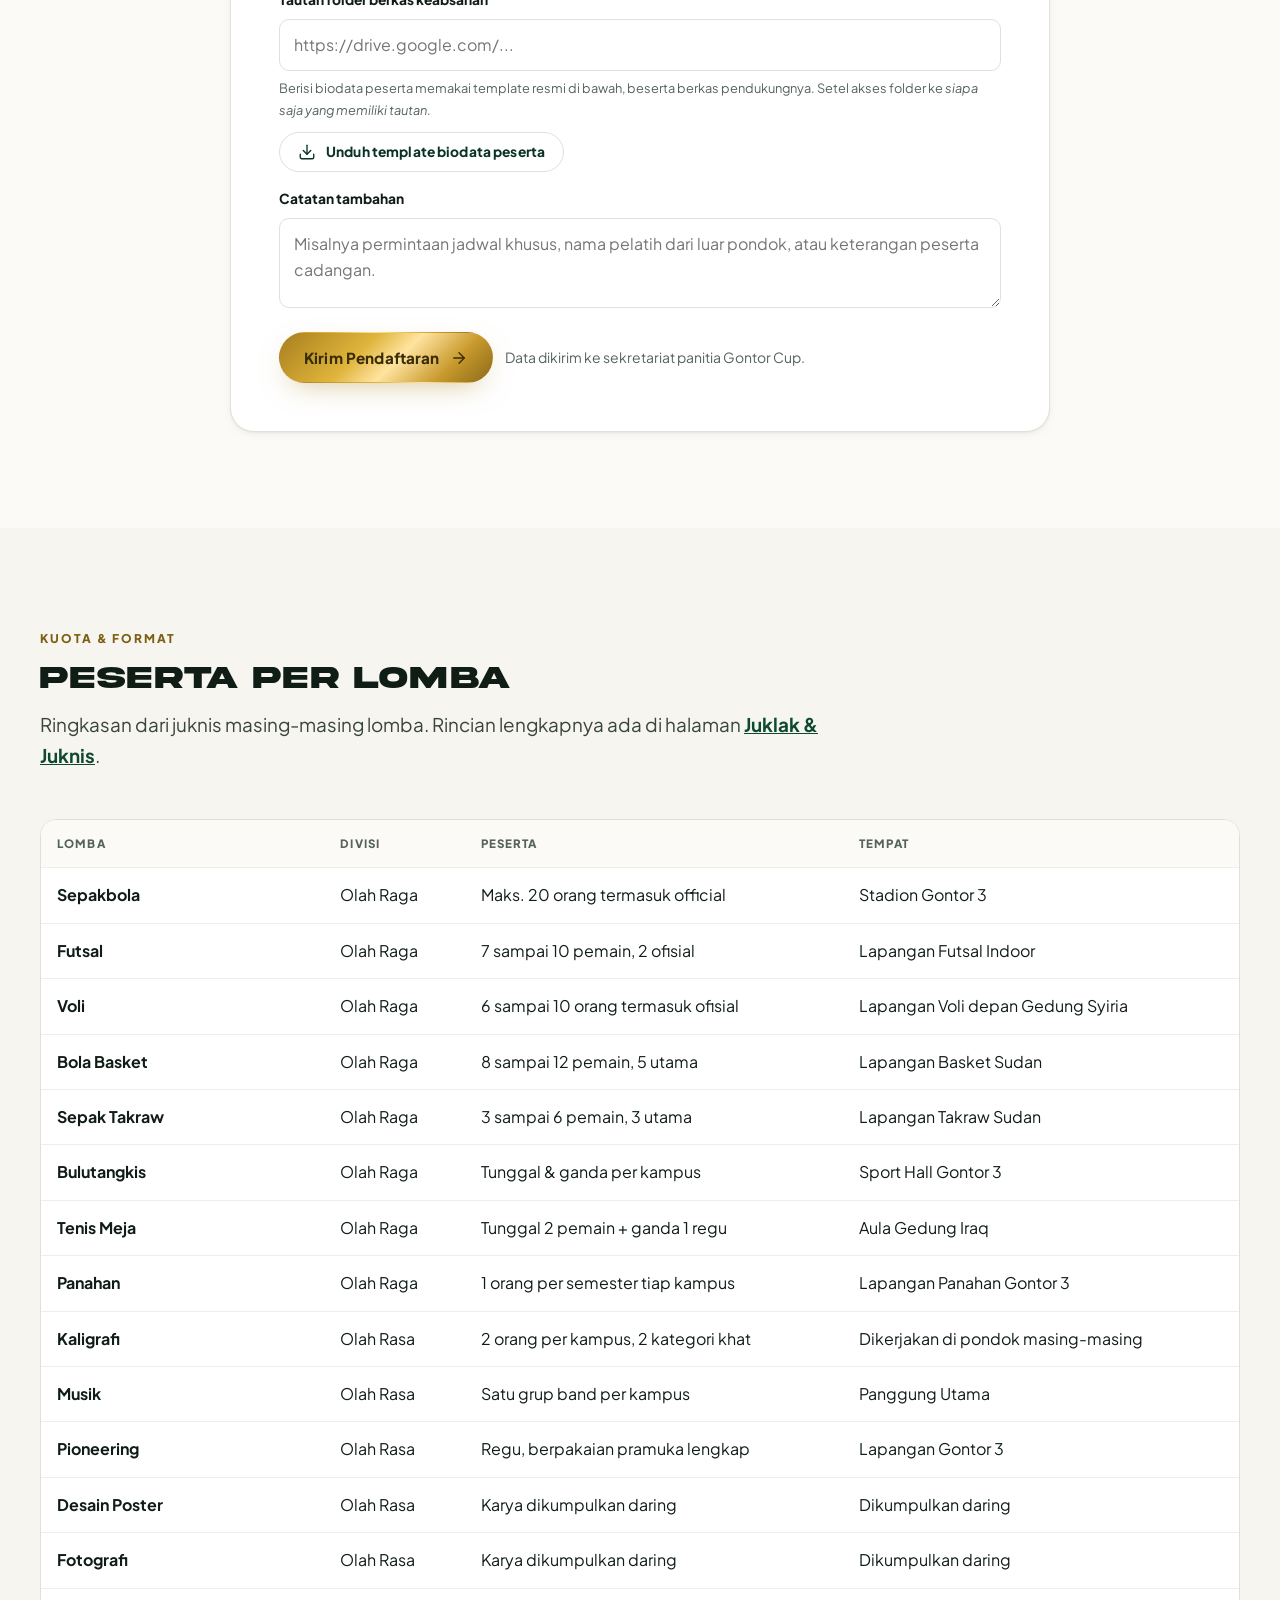
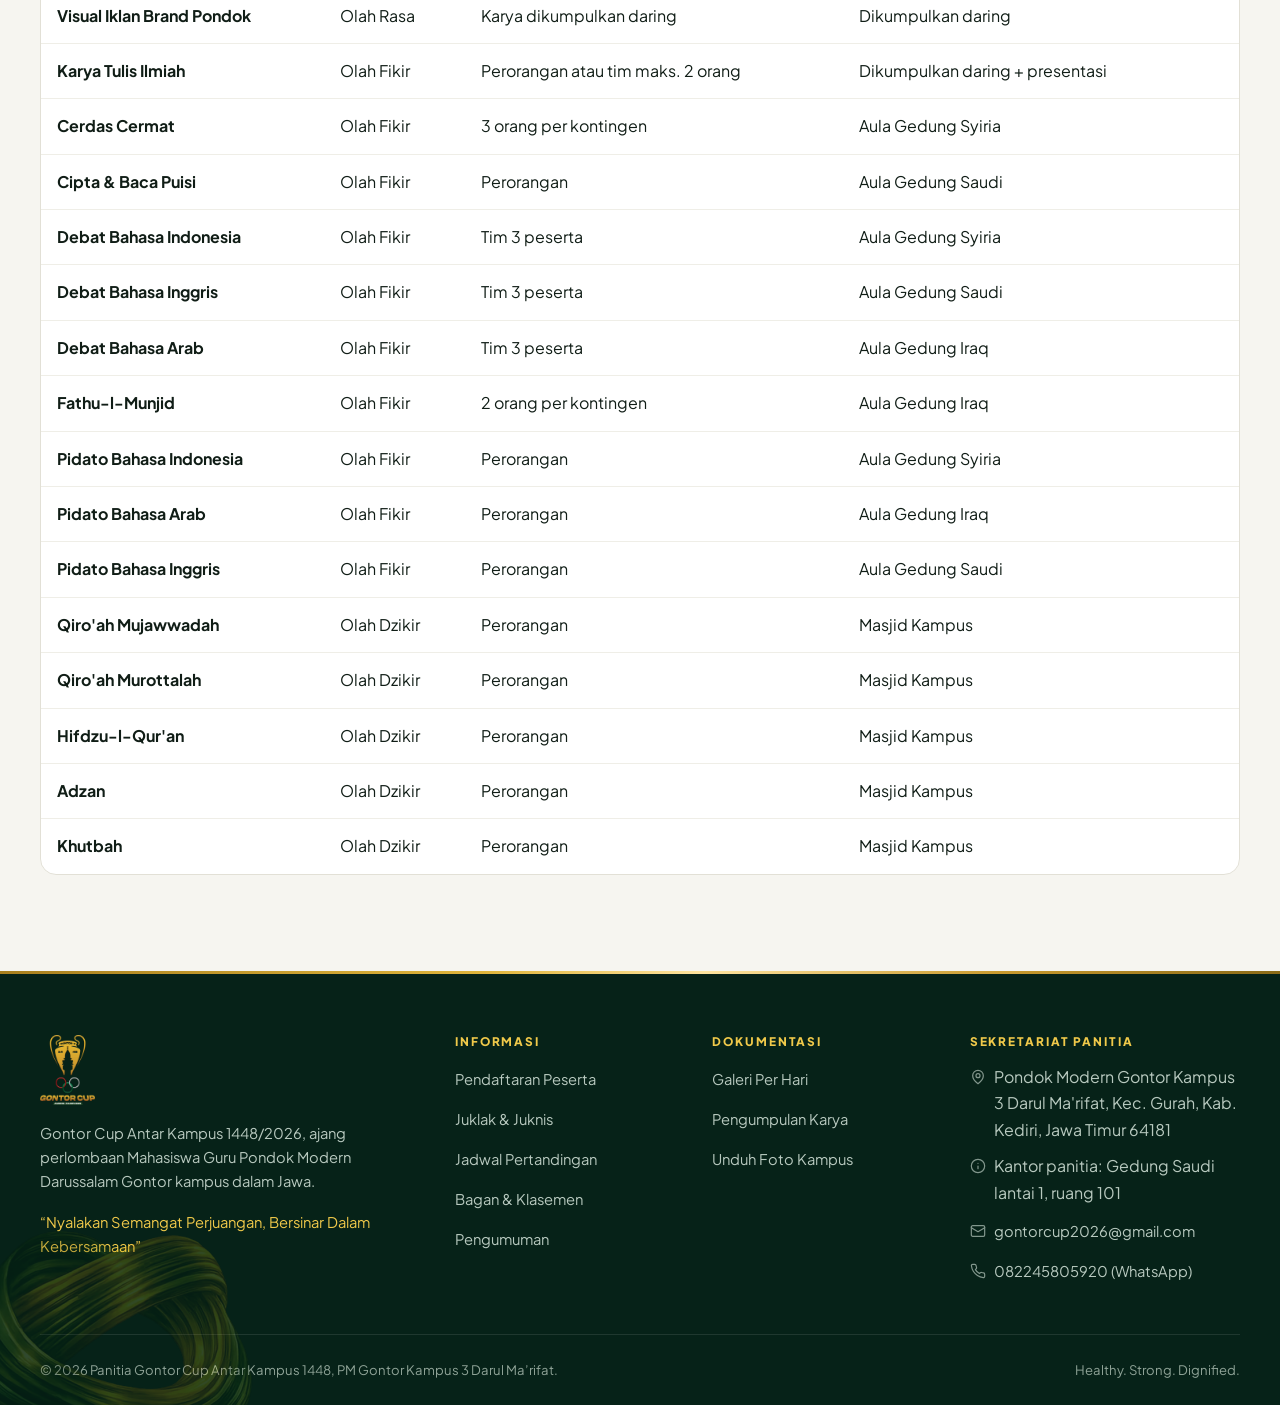
<file: pendaftaran.html>
<!DOCTYPE html>
<html lang="id">
<head>
<meta charset="utf-8">
<meta name="viewport" content="width=device-width, initial-scale=1">
<title>Pendaftaran Peserta | Gontor Cup Among Campuses</title>
<meta name="description" content="Syarat, alur, kuota, dan formulir pendaftaran kontingen Gontor Cup Antar Kampus 1448/2026.">
<meta name="theme-color" content="#0f4a30">
<meta property="og:title" content="Pendaftaran Peserta | Gontor Cup">
<meta property="og:description" content="Syarat, alur, kuota, dan formulir pendaftaran kontingen Gontor Cup Antar Kampus 1448/2026.">
<meta property="og:type" content="website">
<meta property="og:image" content="assets/img/logo.png">
<link rel="icon" href="assets/img/favicon.png" type="image/png">
<link rel="apple-touch-icon" href="assets/img/favicon.png">
<link rel="preconnect" href="https://fonts.googleapis.com">
<link rel="preconnect" href="https://fonts.gstatic.com" crossorigin>
<link rel="stylesheet" href="https://fonts.googleapis.com/css2?family=Amiri:wght@400;700&family=Anton&family=Plus+Jakarta+Sans:wght@400;500;600;700;800&display=swap">
<link rel="stylesheet" href="assets/css/style.css">
</head>
<body data-page="pendaftaran.html">
<a class="skip-link" href="#isi-utama">Lompat ke isi utama</a>

<!-- ============ HEADER ============ -->
<header class="site-header">
  <div class="wrap header-inner">
    <a class="brand" href="index.html">
      <img src="assets/img/logo.webp" alt="" width="44" height="56">
      <span class="brand__text">
        <span class="brand__name">Gontor Cup</span>
        <span class="brand__sub">Among Campuses</span>
      </span>
    </a>

    <nav class="nav" aria-label="Navigasi utama">
      <a href="index.html">Beranda</a>
      <a href="pendaftaran.html" aria-current="page">Pendaftaran</a>
      <a href="juklak.html">Juklak & Juknis</a>
      <a href="jadwal.html">Jadwal</a>
      <a href="bagan.html">Klasemen</a>
      <a href="pengumuman.html">Pengumuman</a>
      <a href="galeri.html">Galeri</a>
      <a href="karya.html">Kumpul Karya</a>
      <a href="unduh-foto.html">Unduh Foto</a>
    </nav>

    <a class="btn btn--gold btn--sm header-cta" href="pendaftaran.html">
      <span class="btn__label">Daftar Sekarang</span><svg viewBox="0 0 24 24" fill="none" stroke="currentColor" stroke-width="1.8" stroke-linecap="round" stroke-linejoin="round" aria-hidden="true"><path d="M5 12h14"/><path d="m12 5 7 7-7 7"/></svg>
    </a>

    <button type="button" class="hamburger" data-drawer-open
            aria-controls="laci" aria-expanded="false" aria-label="Buka menu navigasi">
      <svg viewBox="0 0 24 24" fill="none" stroke="currentColor" stroke-width="2" stroke-linecap="round" stroke-linejoin="round" aria-hidden="true"><path d="M4 6h16M4 12h16M4 18h16"/></svg>
    </button>
  </div>
</header>

<!-- ============ LACI NAVIGASI SELULER ============ -->
<div class="drawer" id="laci" data-open="false">
  <button type="button" class="drawer__scrim" data-drawer-close tabindex="-1" aria-label="Tutup menu"></button>
  <div class="drawer__panel" role="dialog" aria-modal="true" aria-label="Menu navigasi">
    <div class="drawer__head">
      <span class="brand__name">Menu</span>
      <button type="button" class="drawer__close" data-drawer-close aria-label="Tutup menu"><svg viewBox="0 0 24 24" fill="none" stroke="currentColor" stroke-width="2" stroke-linecap="round" stroke-linejoin="round" aria-hidden="true"><path d="M18 6 6 18M6 6l12 12"/></svg></button>
    </div>
    <nav aria-label="Navigasi seluler">
        <a href="index.html"><svg viewBox="0 0 24 24" fill="none" stroke="currentColor" stroke-width="1.8" stroke-linecap="round" stroke-linejoin="round" aria-hidden="true"><path d="M6 9H4.5a2.5 2.5 0 0 1 0-5H6"/><path d="M18 9h1.5a2.5 2.5 0 0 0 0-5H18"/><path d="M4 22h16"/><path d="M10 14.66V17c0 .55-.47.98-.97 1.21C7.85 18.75 7 20.24 7 22"/><path d="M14 14.66V17c0 .55.47.98.97 1.21C16.15 18.75 17 20.24 17 22"/><path d="M18 2H6v7a6 6 0 0 0 12 0V2Z"/></svg>Beranda</a>
        <a href="pendaftaran.html" aria-current="page"><svg viewBox="0 0 24 24" fill="none" stroke="currentColor" stroke-width="1.8" stroke-linecap="round" stroke-linejoin="round" aria-hidden="true"><path d="M16 21v-2a4 4 0 0 0-4-4H6a4 4 0 0 0-4 4v2"/><circle cx="9" cy="7" r="4"/><path d="M19 8v6M22 11h-6"/></svg>Pendaftaran</a>
        <a href="juklak.html"><svg viewBox="0 0 24 24" fill="none" stroke="currentColor" stroke-width="1.8" stroke-linecap="round" stroke-linejoin="round" aria-hidden="true"><path d="M4 19.5v-15A2.5 2.5 0 0 1 6.5 2H19a1 1 0 0 1 1 1v18a1 1 0 0 1-1 1H6.5a1 1 0 0 1 0-5H20"/></svg>Juklak & Juknis</a>
        <a href="jadwal.html"><svg viewBox="0 0 24 24" fill="none" stroke="currentColor" stroke-width="1.8" stroke-linecap="round" stroke-linejoin="round" aria-hidden="true"><circle cx="12" cy="12" r="10"/><path d="M12 6v6l4 2"/></svg>Jadwal</a>
        <a href="bagan.html"><svg viewBox="0 0 24 24" fill="none" stroke="currentColor" stroke-width="1.8" stroke-linecap="round" stroke-linejoin="round" aria-hidden="true"><rect x="2" y="3" width="6" height="5" rx="1"/><rect x="2" y="16" width="6" height="5" rx="1"/><rect x="16" y="9" width="6" height="6" rx="1"/><path d="M8 5.5h4v6.5h4"/><path d="M8 18.5h4V12"/></svg>Klasemen</a>
        <a href="pengumuman.html"><svg viewBox="0 0 24 24" fill="none" stroke="currentColor" stroke-width="1.8" stroke-linecap="round" stroke-linejoin="round" aria-hidden="true"><path d="m3 11 18-5v12L3 14v-3z"/><path d="M11.6 16.8a3 3 0 1 1-5.8-1.6"/></svg>Pengumuman</a>
        <a href="galeri.html"><svg viewBox="0 0 24 24" fill="none" stroke="currentColor" stroke-width="1.8" stroke-linecap="round" stroke-linejoin="round" aria-hidden="true"><path d="M14.5 4h-5L7 7H4a2 2 0 0 0-2 2v9a2 2 0 0 0 2 2h16a2 2 0 0 0 2-2V9a2 2 0 0 0-2-2h-3l-2.5-3z"/><circle cx="12" cy="13" r="3"/></svg>Galeri</a>
        <a href="karya.html"><svg viewBox="0 0 24 24" fill="none" stroke="currentColor" stroke-width="1.8" stroke-linecap="round" stroke-linejoin="round" aria-hidden="true"><path d="M21 15v4a2 2 0 0 1-2 2H5a2 2 0 0 1-2-2v-4"/><path d="M17 8l-5-5-5 5"/><path d="M12 3v12"/></svg>Kumpul Karya</a>
        <a href="unduh-foto.html"><svg viewBox="0 0 24 24" fill="none" stroke="currentColor" stroke-width="1.8" stroke-linecap="round" stroke-linejoin="round" aria-hidden="true"><path d="M21 15v4a2 2 0 0 1-2 2H5a2 2 0 0 1-2-2v-4"/><path d="M7 10l5 5 5-5"/><path d="M12 15V3"/></svg>Unduh Foto</a>
    </nav>
    <a class="btn btn--gold btn--block" href="pendaftaran.html">
      <span class="btn__label">Daftar Sekarang</span><svg viewBox="0 0 24 24" fill="none" stroke="currentColor" stroke-width="1.8" stroke-linecap="round" stroke-linejoin="round" aria-hidden="true"><path d="M5 12h14"/><path d="m12 5 7 7-7 7"/></svg>
    </a>
  </div>
</div>

<main id="isi-utama">

<section class="page-hero">
  <div class="grain"></div>
  <img class="deco" src="assets/img/orn-2.webp" alt="" data-parallax="0.05"
       style="top:-70px;right:-60px;width:min(36vw,300px)">
  <div class="wrap page-hero__inner">
    <nav class="crumbs" aria-label="Remah navigasi"><a href="index.html">Beranda</a><svg viewBox="0 0 24 24" fill="none" stroke="currentColor" stroke-width="1.8" stroke-linecap="round" stroke-linejoin="round" aria-hidden="true"><path d="m9 18 6-6-6-6"/></svg><span aria-current="page">Pendaftaran</span></nav>
    <span class="eyebrow">Informasi &amp; Formulir</span>
    <h1 class="display">Pendaftaran Peserta</h1>
    <p class="lead">Pendaftaran kolektif per kampus melalui ofisial kontingen. Peserta adalah guru aktif di kampus PMDG dalam Jawa.</p>
  </div>
</section>


<section class="section">
  <div class="wrap">

    <div class="alert alert--warn reveal" style="margin-bottom:40px">
      <svg viewBox="0 0 24 24" fill="none" stroke="currentColor" stroke-width="1.8" stroke-linecap="round" stroke-linejoin="round" aria-hidden="true"><circle cx="12" cy="12" r="10"/><path d="M12 8v4M12 16h.01"/></svg>
      <div>
        <strong>Peserta yang tidak tercantum dalam formulir pendaftaran tidak diperkenankan bertanding.</strong>
        <p class="small" style="margin:0">Pastikan seluruh nama sudah masuk sebelum technical meeting.
           Pergantian setelah technical meeting hanya dilayani dengan alasan yang sah.</p>
      </div>
    </div>

    <div class="split">
      <div>
        <span class="eyebrow">Ketentuan</span>
        <h2 class="display" style="margin-bottom:24px">Syarat Peserta &amp; Kontingen</h2>
      <details class="acc" open>
        <summary><span class="acc__num">1</span><span>Ketentuan Peserta</span><svg class="acc__chev" viewBox="0 0 24 24" fill="none" stroke="currentColor" stroke-width="1.8" stroke-linecap="round" stroke-linejoin="round" aria-hidden="true"><path d="m6 9 6 6 6-6"/></svg></summary>
        <div class="acc__body"><ul><li>Peserta adalah guru aktif di Kampus Pondok Modern Darussalam Gontor dalam Jawa.</li><li>Peserta wajib mengikuti technical meeting pada waktu yang ditentukan panitia.</li><li>Peserta wajib mengikuti seluruh rangkaian acara yang ditetapkan dalam petunjuk teknis.</li><li>Peserta harus mematuhi semua peraturan dan disiplin; pelanggaran dikenai sanksi sesuai tingkatannya.</li><li>Peserta yang tidak tercantum dalam formulir pendaftaran tidak diperkenankan bertanding.</li></ul></div>
      </details>
      <details class="acc">
        <summary><span class="acc__num">2</span><span>Pembimbing, Tim Ofisial, dan Pelatih</span><svg class="acc__chev" viewBox="0 0 24 24" fill="none" stroke="currentColor" stroke-width="1.8" stroke-linecap="round" stroke-linejoin="round" aria-hidden="true"><path d="m6 9 6 6 6-6"/></svg></summary>
        <div class="acc__body"><ul><li>Pembimbing adalah perwakilan guru senior dari setiap kampus yang mengawal kontingen selama kompetisi.</li><li>Tim ofisial dan pelatih boleh berasal dari luar pondok, diutamakan alumni PMDG.</li><li>Setiap tim ofisial dan pelatih wajib mematuhi peraturan dan disiplin panitia selama kegiatan berlangsung.</li></ul></div>
      </details>
      <details class="acc">
        <summary><span class="acc__num">3</span><span>Perlengkapan Peserta &amp; Kontingen</span><svg class="acc__chev" viewBox="0 0 24 24" fill="none" stroke="currentColor" stroke-width="1.8" stroke-linecap="round" stroke-linejoin="round" aria-hidden="true"><path d="m6 9 6 6 6-6"/></svg></summary>
        <div class="acc__body"><ul><li>Perlengkapan individu: kaos, jaket, dan celana training kontingen, sepatu olahraga, pakaian olahraga, pakaian ibadah, serta perlengkapan pribadi.</li><li>Perlengkapan kontingen: banner pengenal atas nama pondok terkait, perlengkapan P3K, dan perlengkapan lomba.</li><li>Seluruh perlengkapan disiapkan lengkap sebelum keberangkatan ke lokasi acara.</li></ul></div>
      </details>
      <details class="acc">
        <summary><span class="acc__num">4</span><span>Tempat Tinggal &amp; Pusat Informasi</span><svg class="acc__chev" viewBox="0 0 24 24" fill="none" stroke="currentColor" stroke-width="1.8" stroke-linecap="round" stroke-linejoin="round" aria-hidden="true"><path d="m6 9 6 6 6-6"/></svg></summary>
        <div class="acc__body"><ul><li>Tim ofisial dan peserta menginap di Gedung Saudi dan Gedung Syiria, dibagi per kampus.</li><li>Gedung Saudi lantai 2 kamar 207 sampai 210 untuk PMDG Kampus Pusat, kamar 201 sampai 203 untuk Kampus 4, kamar 204 sampai 206 untuk Kampus 5.</li><li>Gedung Syiria lantai 2 kamar 201 sampai 203 untuk PMDG Kampus 2.</li><li>Pembimbing guru senior menginap di Kamar Dosen Putra dan Putri.</li><li>Kantor panitia dan pusat informasi berada di Gedung Saudi lantai 1, ruang 101.</li></ul></div>
      </details>

        <h2 class="display" style="margin:56px 0 24px">Alur Pendaftaran</h2>
        <ol class="timeline">
          <li class="tl-item">
            <p class="tl-date">Langkah 1</p><h4>Rapat Kontingen Kampus</h4>
            <p class="muted">Kampus menetapkan nama peserta tiap lomba dan menunjuk ofisial penanggung jawab
               beserta pembimbing guru senior.</p>
          </li>
          <li class="tl-item">
            <p class="tl-date">Langkah 2</p><h4>Isi Formulir di Halaman Ini</h4>
            <p class="muted">Ofisial mengisi satu formulir untuk satu lomba. Ulangi untuk lomba berikutnya
               sampai seluruh cabang yang diikuti terdaftar.</p>
          </li>
          <li class="tl-item">
            <p class="tl-date">Langkah 3</p><h4>Kirim Berkas Keabsahan</h4>
            <p class="muted">Isi <a href="assets/juklak/template-biodata-peserta.docx" download>template
               biodata peserta</a>, unggah bersama berkas pendukung ke folder Drive kontingen,
               lalu cantumkan tautannya pada formulir.</p>
          </li>
          <li class="tl-item">
            <p class="tl-date">Langkah 4</p><h4>Verifikasi Panitia</h4>
            <p class="muted">Panitia mengonfirmasi lewat kontak ofisial. Hubungi Pusat Informasi
               bila belum menerima konfirmasi.</p>
          </li>
          <li class="tl-item">
            <p class="tl-date">Langkah 5</p><h4>Technical Meeting</h4>
            <p class="muted">Undian lawan, nomor urut tampil, penyerahan blangko pemain, penimbangan badan,
               dan pengesahan peserta. Kehadiran ofisial bersifat wajib.</p>
          </li>
        </ol>
      </div>

      <aside class="stack sticky-side">
        <div class="card">
          <span class="icon-badge icon-badge--gold"><svg viewBox="0 0 24 24" fill="none" stroke="currentColor" stroke-width="1.8" stroke-linecap="round" stroke-linejoin="round" aria-hidden="true"><path d="M16 21v-2a4 4 0 0 0-4-4H6a4 4 0 0 0-4 4v2"/><circle cx="9" cy="7" r="4"/><path d="M22 21v-2a4 4 0 0 0-3-3.9"/><path d="M16 3.1a4 4 0 0 1 0 7.8"/></svg></span>
          <h3 style="font-size:1.08rem">Ringkasan Cepat</h3>
          <div class="stack" style="gap:12px;margin-top:8px">
            <div class="between" style="gap:8px"><span class="muted small">Peserta</span><strong class="small">Guru aktif PMDG</strong></div>
            <div class="between" style="gap:8px"><span class="muted small">Sifat</span><strong class="small">Kolektif per kampus</strong></div>
            <div class="between" style="gap:8px"><span class="muted small">Jumlah lomba</span><strong class="small">29 cabang</strong></div>
            <div class="between" style="gap:8px"><span class="muted small">Pembimbing</span><strong class="small">Guru senior kampus</strong></div>
            <div class="between" style="gap:8px"><span class="muted small">Pelaksanaan</span><strong class="small" data-gc="tanggal">24 sampai 25 September 2026</strong></div>
            <div class="between" style="gap:8px"><span class="muted small">Technical meeting</span><strong class="small" data-gc="technical_meeting">Menyusul</strong></div>
          </div>
        </div>

        <div class="alert alert--warn">
          <svg viewBox="0 0 24 24" fill="none" stroke="currentColor" stroke-width="1.8" stroke-linecap="round" stroke-linejoin="round" aria-hidden="true"><circle cx="12" cy="12" r="10"/><path d="M12 6v6l4 2"/></svg>
          <div><strong>Lima lomba mengumpulkan karya lebih awal.</strong>
          <p class="small" style="margin:0">Tenggatnya <span data-gc="tenggat_karya">Kamis, 17 September 2026</span>.
             Lihat halaman <a href="karya.html" style="font-weight:700">Kumpul Karya</a>.</p></div>
        </div>

        <div class="card">
          <h3 style="font-size:1.02rem">Kontak Panitia</h3>
          <p class="muted small">Kantor panitia di Gedung Saudi lantai 1, ruang 101, selama acara berlangsung.</p>
          <div class="stack" style="gap:10px;margin-top:4px">
            <a class="btn btn--ghost btn--sm btn--block" href="https://wa.me/6282245805920" target="_blank" rel="noopener noreferrer"><svg viewBox="0 0 24 24" fill="none" stroke="currentColor" stroke-width="1.8" stroke-linecap="round" stroke-linejoin="round" aria-hidden="true"><path d="M22 16.9v3a2 2 0 0 1-2.2 2 19.8 19.8 0 0 1-8.6-3.1 19.5 19.5 0 0 1-6-6A19.8 19.8 0 0 1 2.1 4.2 2 2 0 0 1 4.1 2h3a2 2 0 0 1 2 1.7c.1 1 .4 1.9.7 2.8a2 2 0 0 1-.5 2.1L8.1 9.9a16 16 0 0 0 6 6l1.3-1.2a2 2 0 0 1 2.1-.5c.9.3 1.8.6 2.8.7a2 2 0 0 1 1.7 2Z"/></svg><span class="btn__label">082245805920</span></a>
            <a class="btn btn--ghost btn--sm btn--block" href="mailto:gontorcup2026@gmail.com"><svg viewBox="0 0 24 24" fill="none" stroke="currentColor" stroke-width="1.8" stroke-linecap="round" stroke-linejoin="round" aria-hidden="true"><rect x="2" y="4" width="20" height="16" rx="2"/><path d="m22 7-10 6L2 7"/></svg><span class="btn__label">gontorcup2026@gmail.com</span></a>
          </div>
        </div>
      </aside>
    </div>
  </div>
</section>

<!-- ============ FORMULIR ============ -->
<section class="section section--paper2">
  <div class="wrap-narrow">
    <div class="section-head center">
      <span class="eyebrow">Formulir</span>
      <h2 class="display">Pendaftaran Kontingen</h2>
      <p class="lead" style="margin-inline:auto">Satu formulir untuk satu lomba.
         Tanda <span class="req">*</span> menandai isian wajib.</p>
    </div>

    <div class="card card--pad-lg">
      <form data-validate data-kirim="daftar" novalidate>

        <div class="alert alert--danger" data-gagal role="alert" hidden style="margin-bottom:var(--s-5)">
          <svg viewBox="0 0 24 24" fill="none" stroke="currentColor" stroke-width="1.8" stroke-linecap="round" stroke-linejoin="round" aria-hidden="true"><circle cx="12" cy="12" r="10"/><path d="M12 8v4M12 16h.01"/></svg>
          <div><strong>Pendaftaran tidak terkirim.</strong>
          <p class="small" style="margin:0" data-gagal-pesan></p></div>
        </div>

        <div class="alert alert--danger error-summary" data-error-summary role="alert" hidden>
          <svg viewBox="0 0 24 24" fill="none" stroke="currentColor" stroke-width="1.8" stroke-linecap="round" stroke-linejoin="round" aria-hidden="true"><circle cx="12" cy="12" r="10"/><path d="M12 8v4M12 16h.01"/></svg>
          <div><strong>Pendaftaran belum bisa dikirim.</strong>
          <p class="small" style="margin:0">Perbaiki isian berikut lalu kirim ulang:</p><ul></ul></div>
        </div>

        <div class="alert alert--ok" data-success role="status" hidden>
          <svg viewBox="0 0 24 24" fill="none" stroke="currentColor" stroke-width="1.8" stroke-linecap="round" stroke-linejoin="round" aria-hidden="true"><circle cx="12" cy="12" r="10"/><path d="m9 12 2 2 4-4"/></svg>
          <div><strong>Pendaftaran terkirim.</strong>
          <p class="small" style="margin:0">Panitia akan menghubungi ofisial penanggung jawab.
             Simpan tangkapan layar halaman ini sebagai bukti.</p></div>
        </div>

        <div class="grid g-2" style="gap:0 var(--s-4)">
          <div class="field">
            <label for="kampus">Kampus asal <span class="req">*</span></label>
            <select class="select" id="kampus" name="kampus" required>
              <option value="">Pilih kampus</option><option value="1">Gontor Kampus 1, Ds. Gontor, Kec. Mlarak, Ponorogo, Jawa Timur</option><option value="2">Gontor Kampus 2, Ds. Madusari, Kec. Siman, Ponorogo, Jawa Timur</option><option value="3">Gontor Kampus 3, Darul Ma'rifat, Ds. Sumbercangkring, Kec. Gurah, Kediri</option><option value="4">Gontor Kampus 4, Darul Muttaqin, Ds. Kaligung, Kec. Blimbingsari, Banyuwangi</option><option value="5">Gontor Kampus 5, Darul Qiyam, Ds. Mangunsari, Kec. Sawangan, Magelang</option>
            </select>
            <span class="err"><svg viewBox="0 0 24 24" fill="none" stroke="currentColor" stroke-width="1.8" stroke-linecap="round" stroke-linejoin="round" aria-hidden="true"><circle cx="12" cy="12" r="10"/><path d="M12 8v4M12 16h.01"/></svg><span></span></span>
          </div>

          <div class="field">
            <label for="cabang">Lomba yang diikuti <span class="req">*</span></label>
            <select class="select" id="cabang" name="cabang" required>
              <option value="">Pilih lomba</option><optgroup label="Divisi Olah Raga"><option value="Sepakbola">Sepakbola</option><option value="Futsal">Futsal</option><option value="Voli">Voli</option><option value="Bola Basket">Bola Basket</option><option value="Sepak Takraw">Sepak Takraw</option><option value="Bulutangkis">Bulutangkis</option><option value="Tenis Meja">Tenis Meja</option><option value="Panahan">Panahan</option></optgroup><optgroup label="Divisi Olah Rasa"><option value="Kaligrafi">Kaligrafi</option><option value="Musik">Musik</option><option value="Pioneering">Pioneering</option><option value="Desain Poster">Desain Poster</option><option value="Fotografi">Fotografi</option><option value="Visual Iklan Brand Pondok">Visual Iklan Brand Pondok</option></optgroup><optgroup label="Divisi Olah Fikir"><option value="Karya Tulis Ilmiah">Karya Tulis Ilmiah</option><option value="Cerdas Cermat">Cerdas Cermat</option><option value="Cipta & Baca Puisi">Cipta & Baca Puisi</option><option value="Debat Bahasa Indonesia">Debat Bahasa Indonesia</option><option value="Debat Bahasa Inggris">Debat Bahasa Inggris</option><option value="Debat Bahasa Arab">Debat Bahasa Arab</option><option value="Fathu-l-Munjid">Fathu-l-Munjid</option><option value="Pidato Bahasa Indonesia">Pidato Bahasa Indonesia</option><option value="Pidato Bahasa Arab">Pidato Bahasa Arab</option><option value="Pidato Bahasa Inggris">Pidato Bahasa Inggris</option></optgroup><optgroup label="Divisi Olah Dzikir"><option value="Qiro'ah Mujawwadah">Qiro'ah Mujawwadah</option><option value="Qiro'ah Murottalah">Qiro'ah Murottalah</option><option value="Hifdzu-l-Qur'an">Hifdzu-l-Qur'an</option><option value="Adzan">Adzan</option><option value="Khutbah">Khutbah</option></optgroup>
            </select>
            <span class="err"><svg viewBox="0 0 24 24" fill="none" stroke="currentColor" stroke-width="1.8" stroke-linecap="round" stroke-linejoin="round" aria-hidden="true"><circle cx="12" cy="12" r="10"/><path d="M12 8v4M12 16h.01"/></svg><span></span></span>
          </div>
        </div>

        <div class="field">
          <label for="official">Nama ofisial penanggung jawab <span class="req">*</span></label>
          <input class="input" id="official" name="official" type="text" required minlength="3"
                 autocomplete="name" aria-describedby="official-hint">
          <span class="hint" id="official-hint">Ofisial yang bertanggung jawab atas kontingen lomba ini.</span>
          <span class="err"><svg viewBox="0 0 24 24" fill="none" stroke="currentColor" stroke-width="1.8" stroke-linecap="round" stroke-linejoin="round" aria-hidden="true"><circle cx="12" cy="12" r="10"/><path d="M12 8v4M12 16h.01"/></svg><span></span></span>
        </div>

        <div class="grid g-2" style="gap:0 var(--s-4)">
          <div class="field">
            <label for="wa">Nomor WhatsApp ofisial <span class="req">*</span></label>
            <input class="input" id="wa" name="wa" type="tel" required inputmode="tel"
                   pattern="^(\+?62|0)8[0-9]{7,13}$" autocomplete="tel"
                   data-pattern-msg="Gunakan format 08xxxxxxxxxx atau +628xxxxxxxxxx."
                   placeholder="08xxxxxxxxxx">
            <span class="err"><svg viewBox="0 0 24 24" fill="none" stroke="currentColor" stroke-width="1.8" stroke-linecap="round" stroke-linejoin="round" aria-hidden="true"><circle cx="12" cy="12" r="10"/><path d="M12 8v4M12 16h.01"/></svg><span></span></span>
          </div>

          <div class="field">
            <label for="surel">Surel ofisial <span class="req">*</span></label>
            <input class="input" id="surel" name="surel" type="email" required autocomplete="email"
                   placeholder="nama@gontor.ac.id">
            <span class="err"><svg viewBox="0 0 24 24" fill="none" stroke="currentColor" stroke-width="1.8" stroke-linecap="round" stroke-linejoin="round" aria-hidden="true"><circle cx="12" cy="12" r="10"/><path d="M12 8v4M12 16h.01"/></svg><span></span></span>
          </div>
        </div>

        <div class="field">
          <label for="jumlah">Jumlah peserta yang didaftarkan <span class="req">*</span></label>
          <input class="input" id="jumlah" name="jumlah" type="number" min="1" max="25" required
                 inputmode="numeric" aria-describedby="jumlah-hint">
          <span class="hint" id="jumlah-hint">Sesuaikan dengan kuota lomba pada tabel di bawah.</span>
          <span class="err"><svg viewBox="0 0 24 24" fill="none" stroke="currentColor" stroke-width="1.8" stroke-linecap="round" stroke-linejoin="round" aria-hidden="true"><circle cx="12" cy="12" r="10"/><path d="M12 8v4M12 16h.01"/></svg><span></span></span>
        </div>

        <div class="field">
          <label for="daftar-nama">Daftar nama peserta <span class="req">*</span></label>
          <textarea class="textarea" id="daftar-nama" name="daftar-nama" required minlength="6"
                    placeholder="1. Nama Lengkap, Kampus / Bagian&#10;2. Nama Lengkap, Kampus / Bagian&#10;3. ..."></textarea>
          <span class="err"><svg viewBox="0 0 24 24" fill="none" stroke="currentColor" stroke-width="1.8" stroke-linecap="round" stroke-linejoin="round" aria-hidden="true"><circle cx="12" cy="12" r="10"/><path d="M12 8v4M12 16h.01"/></svg><span></span></span>
        </div>

        <div class="field">
          <label for="drive">Tautan folder berkas keabsahan <span class="req">*</span></label>
          <input class="input" id="drive" name="drive" type="url" required
                 placeholder="https://drive.google.com/..." aria-describedby="drive-hint">
          <span class="hint" id="drive-hint">Berisi biodata peserta memakai template resmi di bawah,
             beserta berkas pendukungnya. Setel akses folder ke
             <em>siapa saja yang memiliki tautan</em>.</span>
          <span class="err"><svg viewBox="0 0 24 24" fill="none" stroke="currentColor" stroke-width="1.8" stroke-linecap="round" stroke-linejoin="round" aria-hidden="true"><circle cx="12" cy="12" r="10"/><path d="M12 8v4M12 16h.01"/></svg><span></span></span>
          <a class="btn btn--ghost btn--sm" style="align-self:flex-start;margin-top:4px"
             href="assets/juklak/template-biodata-peserta.docx" download>
            <svg viewBox="0 0 24 24" fill="none" stroke="currentColor" stroke-width="1.8" stroke-linecap="round" stroke-linejoin="round" aria-hidden="true"><path d="M21 15v4a2 2 0 0 1-2 2H5a2 2 0 0 1-2-2v-4"/><path d="M7 10l5 5 5-5"/><path d="M12 15V3"/></svg><span class="btn__label">Unduh template biodata peserta</span>
          </a>
        </div>

        <div class="field">
          <label for="catatan">Catatan tambahan</label>
          <textarea class="textarea" id="catatan" name="catatan" style="min-height:90px"
                    placeholder="Misalnya permintaan jadwal khusus, nama pelatih dari luar pondok, atau keterangan peserta cadangan."></textarea>
        </div>

        <div class="form-actions">
          <button type="submit" class="btn btn--gold">
            <span class="btn__label">Kirim Pendaftaran</span><svg viewBox="0 0 24 24" fill="none" stroke="currentColor" stroke-width="1.8" stroke-linecap="round" stroke-linejoin="round" aria-hidden="true"><path d="M5 12h14"/><path d="m12 5 7 7-7 7"/></svg>
          </button>
          <span class="small muted">Data dikirim ke sekretariat panitia Gontor Cup.</span>
        </div>
      </form>
    </div>
  </div>
</section>

<!-- ============ KUOTA ============ -->
<section class="section">
  <div class="wrap">
    <div class="section-head">
      <span class="eyebrow">Kuota &amp; Format</span>
      <h2 class="display">Peserta per Lomba</h2>
      <p class="lead">Ringkasan dari juknis masing-masing lomba. Rincian lengkapnya ada di
         halaman <a href="juklak.html" style="color:var(--green-700);font-weight:700">Juklak &amp; Juknis</a>.</p>
    </div>
    <div class="table-wrap reveal">
      <table>
        <caption class="sr-only">Kuota peserta dan venue tiap lomba Gontor Cup</caption>
        <thead><tr><th scope="col">Lomba</th><th scope="col">Divisi</th>
                   <th scope="col">Peserta</th><th scope="col">Tempat</th></tr></thead>
        <tbody>
        <tr><td><strong>Sepakbola</strong></td><td>Olah Raga</td><td>Maks. 20 orang termasuk official</td><td>Stadion Gontor 3</td></tr>
        <tr><td><strong>Futsal</strong></td><td>Olah Raga</td><td>7 sampai 10 pemain, 2 ofisial</td><td>Lapangan Futsal Indoor</td></tr>
        <tr><td><strong>Voli</strong></td><td>Olah Raga</td><td>6 sampai 10 orang termasuk ofisial</td><td>Lapangan Voli depan Gedung Syiria</td></tr>
        <tr><td><strong>Bola Basket</strong></td><td>Olah Raga</td><td>8 sampai 12 pemain, 5 utama</td><td>Lapangan Basket Sudan</td></tr>
        <tr><td><strong>Sepak Takraw</strong></td><td>Olah Raga</td><td>3 sampai 6 pemain, 3 utama</td><td>Lapangan Takraw Sudan</td></tr>
        <tr><td><strong>Bulutangkis</strong></td><td>Olah Raga</td><td>Tunggal & ganda per kampus</td><td>Sport Hall Gontor 3</td></tr>
        <tr><td><strong>Tenis Meja</strong></td><td>Olah Raga</td><td>Tunggal 2 pemain + ganda 1 regu</td><td>Aula Gedung Iraq</td></tr>
        <tr><td><strong>Panahan</strong></td><td>Olah Raga</td><td>1 orang per semester tiap kampus</td><td>Lapangan Panahan Gontor 3</td></tr>
        <tr><td><strong>Kaligrafi</strong></td><td>Olah Rasa</td><td>2 orang per kampus, 2 kategori khat</td><td>Dikerjakan di pondok masing-masing</td></tr>
        <tr><td><strong>Musik</strong></td><td>Olah Rasa</td><td>Satu grup band per kampus</td><td>Panggung Utama</td></tr>
        <tr><td><strong>Pioneering</strong></td><td>Olah Rasa</td><td>Regu, berpakaian pramuka lengkap</td><td>Lapangan Gontor 3</td></tr>
        <tr><td><strong>Desain Poster</strong></td><td>Olah Rasa</td><td>Karya dikumpulkan daring</td><td>Dikumpulkan daring</td></tr>
        <tr><td><strong>Fotografi</strong></td><td>Olah Rasa</td><td>Karya dikumpulkan daring</td><td>Dikumpulkan daring</td></tr>
        <tr><td><strong>Visual Iklan Brand Pondok</strong></td><td>Olah Rasa</td><td>Karya dikumpulkan daring</td><td>Dikumpulkan daring</td></tr>
        <tr><td><strong>Karya Tulis Ilmiah</strong></td><td>Olah Fikir</td><td>Perorangan atau tim maks. 2 orang</td><td>Dikumpulkan daring + presentasi</td></tr>
        <tr><td><strong>Cerdas Cermat</strong></td><td>Olah Fikir</td><td>3 orang per kontingen</td><td>Aula Gedung Syiria</td></tr>
        <tr><td><strong>Cipta & Baca Puisi</strong></td><td>Olah Fikir</td><td>Perorangan</td><td>Aula Gedung Saudi</td></tr>
        <tr><td><strong>Debat Bahasa Indonesia</strong></td><td>Olah Fikir</td><td>Tim 3 peserta</td><td>Aula Gedung Syiria</td></tr>
        <tr><td><strong>Debat Bahasa Inggris</strong></td><td>Olah Fikir</td><td>Tim 3 peserta</td><td>Aula Gedung Saudi</td></tr>
        <tr><td><strong>Debat Bahasa Arab</strong></td><td>Olah Fikir</td><td>Tim 3 peserta</td><td>Aula Gedung Iraq</td></tr>
        <tr><td><strong>Fathu-l-Munjid</strong></td><td>Olah Fikir</td><td>2 orang per kontingen</td><td>Aula Gedung Iraq</td></tr>
        <tr><td><strong>Pidato Bahasa Indonesia</strong></td><td>Olah Fikir</td><td>Perorangan</td><td>Aula Gedung Syiria</td></tr>
        <tr><td><strong>Pidato Bahasa Arab</strong></td><td>Olah Fikir</td><td>Perorangan</td><td>Aula Gedung Iraq</td></tr>
        <tr><td><strong>Pidato Bahasa Inggris</strong></td><td>Olah Fikir</td><td>Perorangan</td><td>Aula Gedung Saudi</td></tr>
        <tr><td><strong>Qiro'ah Mujawwadah</strong></td><td>Olah Dzikir</td><td>Perorangan</td><td>Masjid Kampus</td></tr>
        <tr><td><strong>Qiro'ah Murottalah</strong></td><td>Olah Dzikir</td><td>Perorangan</td><td>Masjid Kampus</td></tr>
        <tr><td><strong>Hifdzu-l-Qur'an</strong></td><td>Olah Dzikir</td><td>Perorangan</td><td>Masjid Kampus</td></tr>
        <tr><td><strong>Adzan</strong></td><td>Olah Dzikir</td><td>Perorangan</td><td>Masjid Kampus</td></tr>
        <tr><td><strong>Khutbah</strong></td><td>Olah Dzikir</td><td>Perorangan</td><td>Masjid Kampus</td></tr>
        </tbody>
      </table>
    </div>
  </div>
</section>

</main>

<!-- ============ FOOTER ============ -->
<footer class="site-footer">
  <img class="deco deco--soft" src="assets/img/orn-5.webp" alt=""
       style="bottom:-40px;left:-60px;width:min(40vw,320px)">
  <div class="wrap">
    <div class="footer-grid">
      <div class="footer-brand">
        <img src="assets/img/logo.webp" alt="Logo Gontor Cup" width="70" height="89">
        <p>Gontor Cup Antar Kampus 1448/2026, ajang perlombaan Mahasiswa Guru
           Pondok Modern Darussalam Gontor kampus dalam Jawa.</p>
        <p class="small" style="margin-top:12px;color:var(--gold-300)">&ldquo;Nyalakan Semangat Perjuangan, Bersinar Dalam Kebersamaan&rdquo;</p>
      </div>
      <div>
        <h4>Informasi</h4>
        <ul>
          <li><a href="pendaftaran.html">Pendaftaran Peserta</a></li>
          <li><a href="juklak.html">Juklak &amp; Juknis</a></li>
          <li><a href="jadwal.html">Jadwal Pertandingan</a></li>
          <li><a href="bagan.html">Bagan &amp; Klasemen</a></li>
          <li><a href="pengumuman.html">Pengumuman</a></li>
        </ul>
      </div>
      <div>
        <h4>Dokumentasi</h4>
        <ul>
          <li><a href="galeri.html">Galeri Per Hari</a></li>
          <li><a href="karya.html">Pengumpulan Karya</a></li>
          <li><a href="unduh-foto.html">Unduh Foto Kampus</a></li>
        </ul>
      </div>
      <div>
        <h4>Sekretariat Panitia</h4>
        <ul>
          <li><svg viewBox="0 0 24 24" fill="none" stroke="currentColor" stroke-width="1.8" stroke-linecap="round" stroke-linejoin="round" aria-hidden="true"><path d="M20 10c0 6-8 12-8 12s-8-6-8-12a8 8 0 0 1 16 0Z"/><circle cx="12" cy="10" r="3"/></svg><span>Pondok Modern Gontor Kampus 3 Darul Ma'rifat, Kec. Gurah, Kab. Kediri, Jawa Timur 64181</span></li>
          <li><svg viewBox="0 0 24 24" fill="none" stroke="currentColor" stroke-width="1.8" stroke-linecap="round" stroke-linejoin="round" aria-hidden="true"><circle cx="12" cy="12" r="10"/><path d="M12 16v-4M12 8h.01"/></svg><span>Kantor panitia: Gedung Saudi lantai 1, ruang 101</span></li>
          <li><a href="mailto:gontorcup2026@gmail.com"><svg viewBox="0 0 24 24" fill="none" stroke="currentColor" stroke-width="1.8" stroke-linecap="round" stroke-linejoin="round" aria-hidden="true"><rect x="2" y="4" width="20" height="16" rx="2"/><path d="m22 7-10 6L2 7"/></svg>gontorcup2026@gmail.com</a></li>
          <li><a href="https://wa.me/6282245805920" target="_blank" rel="noopener noreferrer"><svg viewBox="0 0 24 24" fill="none" stroke="currentColor" stroke-width="1.8" stroke-linecap="round" stroke-linejoin="round" aria-hidden="true"><path d="M22 16.9v3a2 2 0 0 1-2.2 2 19.8 19.8 0 0 1-8.6-3.1 19.5 19.5 0 0 1-6-6A19.8 19.8 0 0 1 2.1 4.2 2 2 0 0 1 4.1 2h3a2 2 0 0 1 2 1.7c.1 1 .4 1.9.7 2.8a2 2 0 0 1-.5 2.1L8.1 9.9a16 16 0 0 0 6 6l1.3-1.2a2 2 0 0 1 2.1-.5c.9.3 1.8.6 2.8.7a2 2 0 0 1 1.7 2Z"/></svg>082245805920 (WhatsApp)</a></li>
        </ul>
      </div>
    </div>
    <div class="footer-bottom">
      <p>&copy; 2026 Panitia Gontor Cup Antar Kampus 1448, PM Gontor Kampus 3 Darul Ma’rifat.</p>
      <p>Healthy. Strong. Dignified.</p>
    </div>
  </div>
</footer>

<!-- config.js: satu-satunya tempat URL Apps Script diisi.
     konten.js hanya MENIMPA bagian yang sudah diubah panitia lewat /admin;
     tanpa sambungan, isi bawaan di HTML inilah yang tampil. -->
<script src="assets/js/config.js"></script>
<script src="assets/js/api.js"></script>
<script src="assets/js/main.js" defer></script>
<script src="assets/js/konten.js" defer></script>
</body>
</html>
</file>
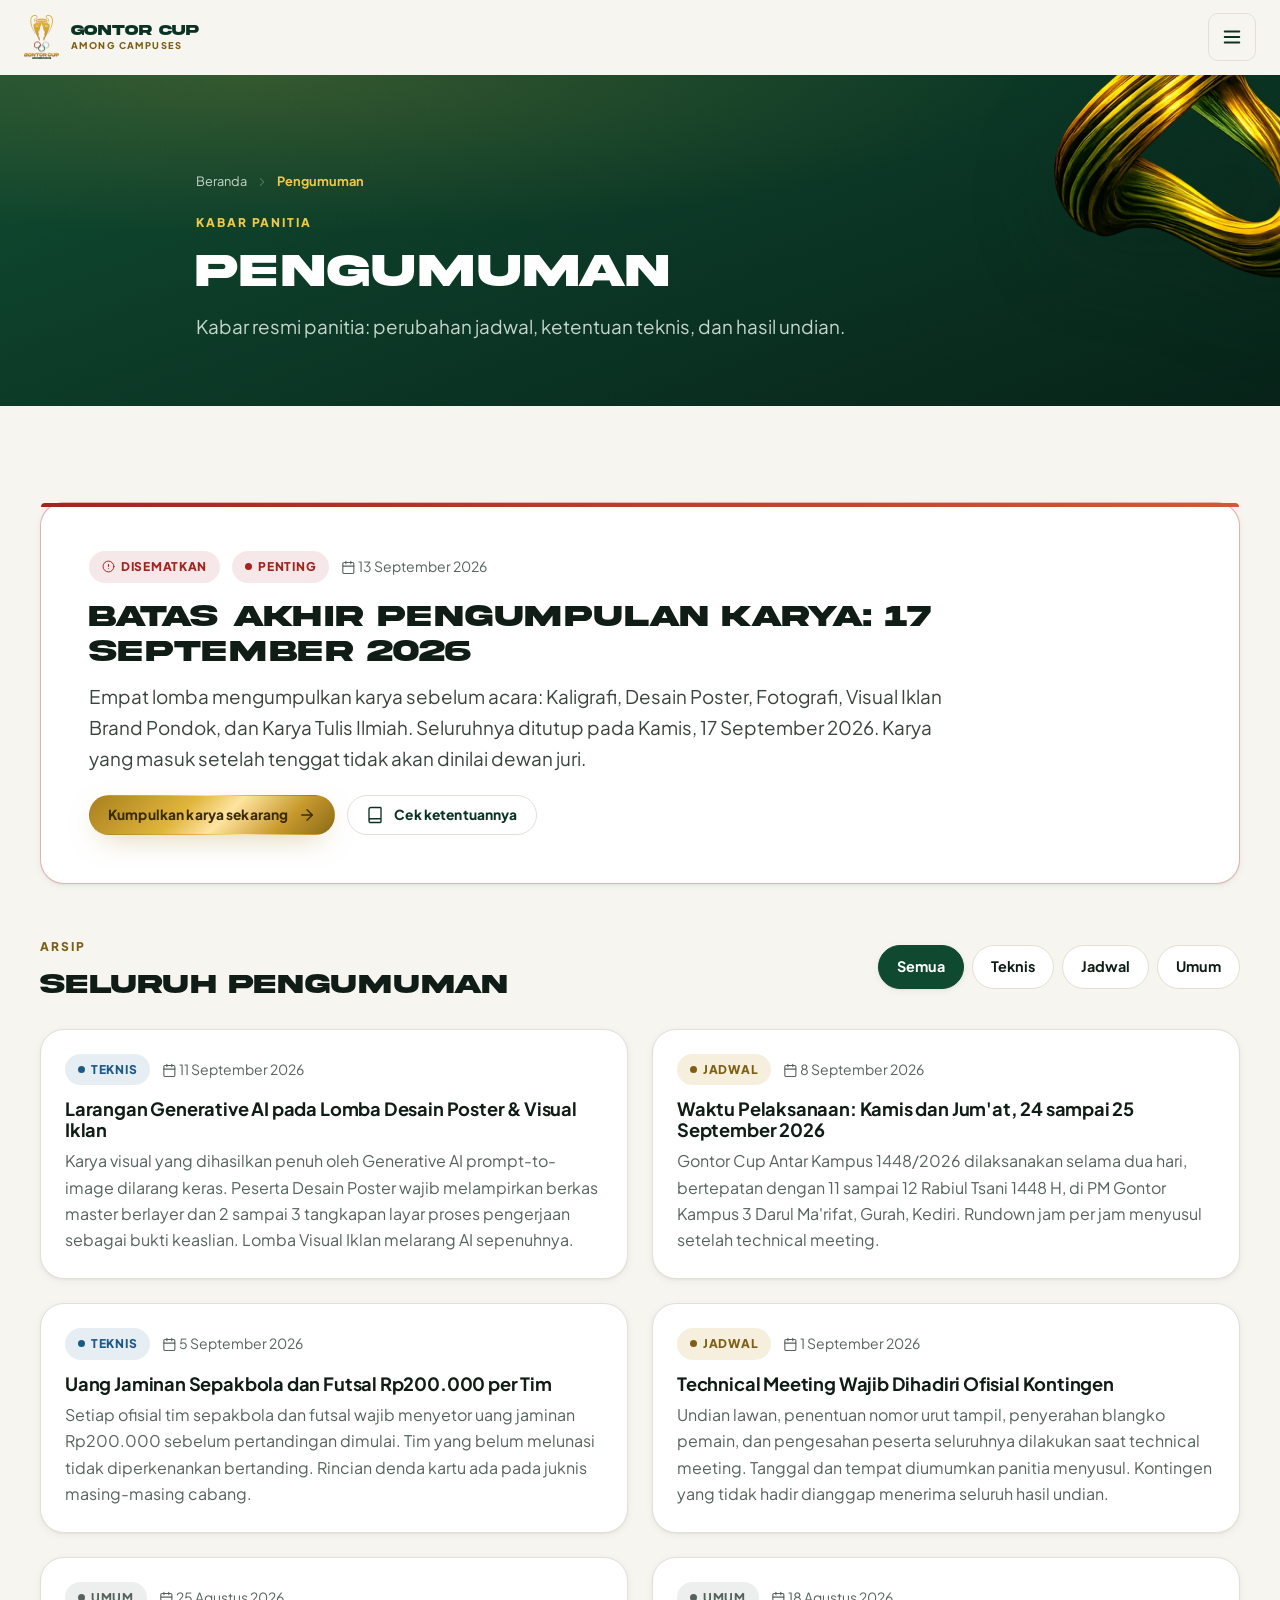
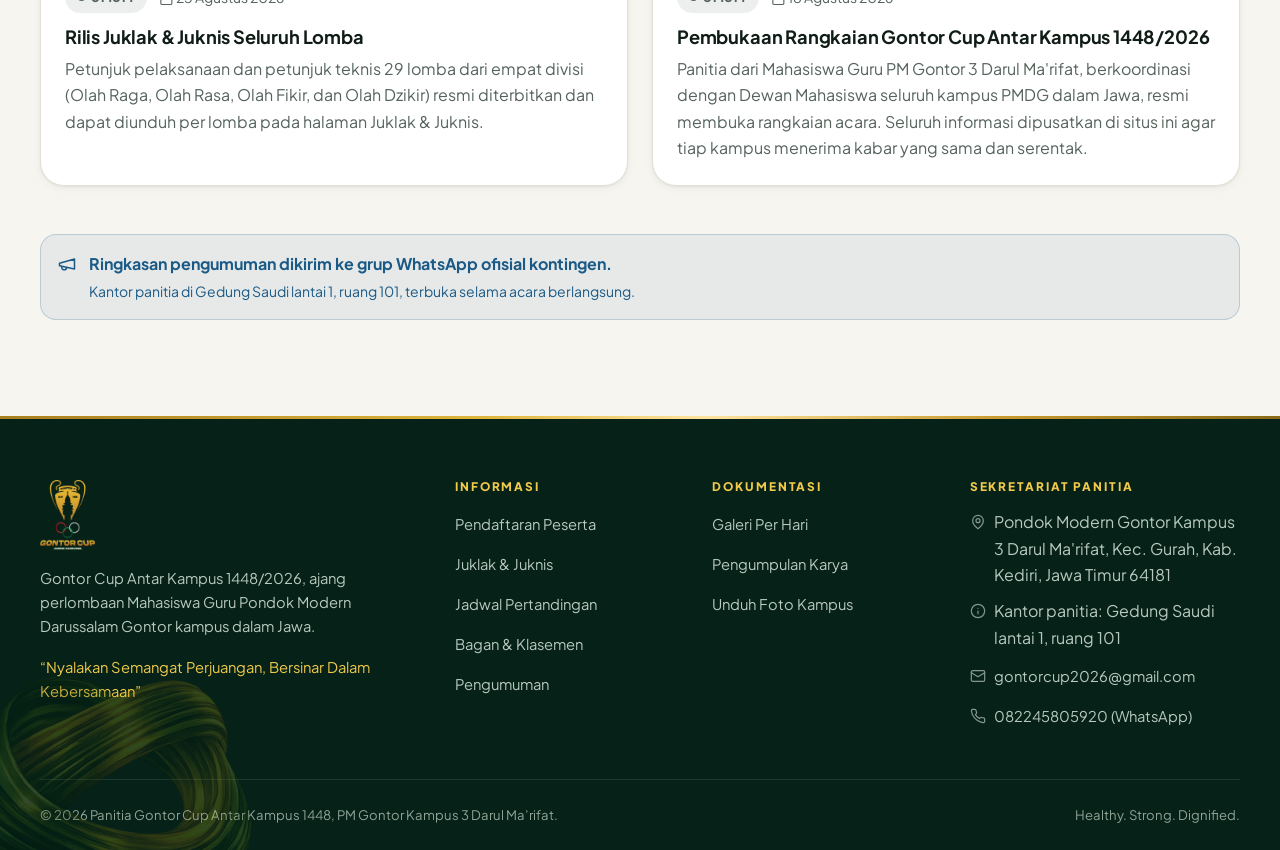
<file: pengumuman.html>
<!DOCTYPE html>
<html lang="id">
<head>
<meta charset="utf-8">
<meta name="viewport" content="width=device-width, initial-scale=1">
<title>Pengumuman | Gontor Cup Among Campuses</title>
<meta name="description" content="Pengumuman resmi panitia Gontor Cup Antar Kampus 1448/2026: tenggat karya, ketentuan teknis, dan jadwal.">
<meta name="theme-color" content="#0f4a30">
<meta property="og:title" content="Pengumuman | Gontor Cup">
<meta property="og:description" content="Pengumuman resmi panitia Gontor Cup Antar Kampus 1448/2026: tenggat karya, ketentuan teknis, dan jadwal.">
<meta property="og:type" content="website">
<meta property="og:image" content="assets/img/logo.png">
<link rel="icon" href="assets/img/favicon.png" type="image/png">
<link rel="apple-touch-icon" href="assets/img/favicon.png">
<link rel="preconnect" href="https://fonts.googleapis.com">
<link rel="preconnect" href="https://fonts.gstatic.com" crossorigin>
<link rel="stylesheet" href="https://fonts.googleapis.com/css2?family=Amiri:wght@400;700&family=Anton&family=Plus+Jakarta+Sans:wght@400;500;600;700;800&display=swap">
<link rel="stylesheet" href="assets/css/style.css">
</head>
<body data-page="pengumuman.html">
<a class="skip-link" href="#isi-utama">Lompat ke isi utama</a>

<!-- ============ HEADER ============ -->
<header class="site-header">
  <div class="wrap header-inner">
    <a class="brand" href="index.html">
      <img src="assets/img/logo.webp" alt="" width="44" height="56">
      <span class="brand__text">
        <span class="brand__name">Gontor Cup</span>
        <span class="brand__sub">Among Campuses</span>
      </span>
    </a>

    <nav class="nav" aria-label="Navigasi utama">
      <a href="index.html">Beranda</a>
      <a href="pendaftaran.html">Pendaftaran</a>
      <a href="juklak.html">Juklak & Juknis</a>
      <a href="jadwal.html">Jadwal</a>
      <a href="bagan.html">Klasemen</a>
      <a href="pengumuman.html" aria-current="page">Pengumuman</a>
      <a href="galeri.html">Galeri</a>
      <a href="karya.html">Kumpul Karya</a>
      <a href="unduh-foto.html">Unduh Foto</a>
    </nav>

    <a class="btn btn--gold btn--sm header-cta" href="pendaftaran.html">
      <span class="btn__label">Daftar Sekarang</span><svg viewBox="0 0 24 24" fill="none" stroke="currentColor" stroke-width="1.8" stroke-linecap="round" stroke-linejoin="round" aria-hidden="true"><path d="M5 12h14"/><path d="m12 5 7 7-7 7"/></svg>
    </a>

    <button type="button" class="hamburger" data-drawer-open
            aria-controls="laci" aria-expanded="false" aria-label="Buka menu navigasi">
      <svg viewBox="0 0 24 24" fill="none" stroke="currentColor" stroke-width="2" stroke-linecap="round" stroke-linejoin="round" aria-hidden="true"><path d="M4 6h16M4 12h16M4 18h16"/></svg>
    </button>
  </div>
</header>

<!-- ============ LACI NAVIGASI SELULER ============ -->
<div class="drawer" id="laci" data-open="false">
  <button type="button" class="drawer__scrim" data-drawer-close tabindex="-1" aria-label="Tutup menu"></button>
  <div class="drawer__panel" role="dialog" aria-modal="true" aria-label="Menu navigasi">
    <div class="drawer__head">
      <span class="brand__name">Menu</span>
      <button type="button" class="drawer__close" data-drawer-close aria-label="Tutup menu"><svg viewBox="0 0 24 24" fill="none" stroke="currentColor" stroke-width="2" stroke-linecap="round" stroke-linejoin="round" aria-hidden="true"><path d="M18 6 6 18M6 6l12 12"/></svg></button>
    </div>
    <nav aria-label="Navigasi seluler">
        <a href="index.html"><svg viewBox="0 0 24 24" fill="none" stroke="currentColor" stroke-width="1.8" stroke-linecap="round" stroke-linejoin="round" aria-hidden="true"><path d="M6 9H4.5a2.5 2.5 0 0 1 0-5H6"/><path d="M18 9h1.5a2.5 2.5 0 0 0 0-5H18"/><path d="M4 22h16"/><path d="M10 14.66V17c0 .55-.47.98-.97 1.21C7.85 18.75 7 20.24 7 22"/><path d="M14 14.66V17c0 .55.47.98.97 1.21C16.15 18.75 17 20.24 17 22"/><path d="M18 2H6v7a6 6 0 0 0 12 0V2Z"/></svg>Beranda</a>
        <a href="pendaftaran.html"><svg viewBox="0 0 24 24" fill="none" stroke="currentColor" stroke-width="1.8" stroke-linecap="round" stroke-linejoin="round" aria-hidden="true"><path d="M16 21v-2a4 4 0 0 0-4-4H6a4 4 0 0 0-4 4v2"/><circle cx="9" cy="7" r="4"/><path d="M19 8v6M22 11h-6"/></svg>Pendaftaran</a>
        <a href="juklak.html"><svg viewBox="0 0 24 24" fill="none" stroke="currentColor" stroke-width="1.8" stroke-linecap="round" stroke-linejoin="round" aria-hidden="true"><path d="M4 19.5v-15A2.5 2.5 0 0 1 6.5 2H19a1 1 0 0 1 1 1v18a1 1 0 0 1-1 1H6.5a1 1 0 0 1 0-5H20"/></svg>Juklak & Juknis</a>
        <a href="jadwal.html"><svg viewBox="0 0 24 24" fill="none" stroke="currentColor" stroke-width="1.8" stroke-linecap="round" stroke-linejoin="round" aria-hidden="true"><circle cx="12" cy="12" r="10"/><path d="M12 6v6l4 2"/></svg>Jadwal</a>
        <a href="bagan.html"><svg viewBox="0 0 24 24" fill="none" stroke="currentColor" stroke-width="1.8" stroke-linecap="round" stroke-linejoin="round" aria-hidden="true"><rect x="2" y="3" width="6" height="5" rx="1"/><rect x="2" y="16" width="6" height="5" rx="1"/><rect x="16" y="9" width="6" height="6" rx="1"/><path d="M8 5.5h4v6.5h4"/><path d="M8 18.5h4V12"/></svg>Klasemen</a>
        <a href="pengumuman.html" aria-current="page"><svg viewBox="0 0 24 24" fill="none" stroke="currentColor" stroke-width="1.8" stroke-linecap="round" stroke-linejoin="round" aria-hidden="true"><path d="m3 11 18-5v12L3 14v-3z"/><path d="M11.6 16.8a3 3 0 1 1-5.8-1.6"/></svg>Pengumuman</a>
        <a href="galeri.html"><svg viewBox="0 0 24 24" fill="none" stroke="currentColor" stroke-width="1.8" stroke-linecap="round" stroke-linejoin="round" aria-hidden="true"><path d="M14.5 4h-5L7 7H4a2 2 0 0 0-2 2v9a2 2 0 0 0 2 2h16a2 2 0 0 0 2-2V9a2 2 0 0 0-2-2h-3l-2.5-3z"/><circle cx="12" cy="13" r="3"/></svg>Galeri</a>
        <a href="karya.html"><svg viewBox="0 0 24 24" fill="none" stroke="currentColor" stroke-width="1.8" stroke-linecap="round" stroke-linejoin="round" aria-hidden="true"><path d="M21 15v4a2 2 0 0 1-2 2H5a2 2 0 0 1-2-2v-4"/><path d="M17 8l-5-5-5 5"/><path d="M12 3v12"/></svg>Kumpul Karya</a>
        <a href="unduh-foto.html"><svg viewBox="0 0 24 24" fill="none" stroke="currentColor" stroke-width="1.8" stroke-linecap="round" stroke-linejoin="round" aria-hidden="true"><path d="M21 15v4a2 2 0 0 1-2 2H5a2 2 0 0 1-2-2v-4"/><path d="M7 10l5 5 5-5"/><path d="M12 15V3"/></svg>Unduh Foto</a>
    </nav>
    <a class="btn btn--gold btn--block" href="pendaftaran.html">
      <span class="btn__label">Daftar Sekarang</span><svg viewBox="0 0 24 24" fill="none" stroke="currentColor" stroke-width="1.8" stroke-linecap="round" stroke-linejoin="round" aria-hidden="true"><path d="M5 12h14"/><path d="m12 5 7 7-7 7"/></svg>
    </a>
  </div>
</div>

<main id="isi-utama">

<section class="page-hero">
  <div class="grain"></div>
  <img class="deco" src="assets/img/orn-4.webp" alt="" data-parallax="0.05"
       style="top:-70px;right:-60px;width:min(36vw,300px)">
  <div class="wrap page-hero__inner">
    <nav class="crumbs" aria-label="Remah navigasi"><a href="index.html">Beranda</a><svg viewBox="0 0 24 24" fill="none" stroke="currentColor" stroke-width="1.8" stroke-linecap="round" stroke-linejoin="round" aria-hidden="true"><path d="m9 18 6-6-6-6"/></svg><span aria-current="page">Pengumuman</span></nav>
    <span class="eyebrow">Kabar Panitia</span>
    <h1 class="display">Pengumuman</h1>
    <p class="lead">Kabar resmi panitia: perubahan jadwal, ketentuan teknis, dan hasil undian.</p>
  </div>
</section>


<section class="section">
  <div class="wrap">

    <article class="card card--pad-lg reveal" id="pengumuman-pinned" style="border-color:rgba(165,35,31,.35);margin-bottom:48px">
      <span class="card__top" style="opacity:1;background:linear-gradient(90deg,#a5231f,#d4573b)"></span>
      <div class="row" style="margin-bottom:16px">
        <span class="badge badge--danger"><svg viewBox="0 0 24 24" fill="none" stroke="currentColor" stroke-width="1.8" stroke-linecap="round" stroke-linejoin="round" aria-hidden="true"><circle cx="12" cy="12" r="10"/><path d="M12 8v4M12 16h.01"/></svg>Disematkan</span>
        <span class="badge badge--danger"><span class="badge-dot"></span><span data-pin-label>Penting</span></span>
        <span class="small muted"><svg viewBox="0 0 24 24" fill="none" stroke="currentColor" stroke-width="1.8" stroke-linecap="round" stroke-linejoin="round" aria-hidden="true"><rect x="3" y="4" width="18" height="18" rx="2"/><path d="M16 2v4M8 2v4M3 10h18"/></svg> <span data-pin-tanggal>13 September 2026</span></span>
      </div>
      <h2 class="display" style="font-size:clamp(1.15rem,2.6vw,1.9rem)" data-pin-judul>Batas Akhir Pengumpulan Karya: 17 September 2026</h2>
      <p class="lead" style="margin-bottom:20px" data-pin-isi>Empat lomba mengumpulkan karya sebelum acara: Kaligrafi, Desain Poster, Fotografi, Visual Iklan Brand Pondok, dan Karya Tulis Ilmiah. Seluruhnya ditutup pada Kamis, 17 September 2026. Karya yang masuk setelah tenggat tidak akan dinilai dewan juri.</p>
      <div class="row">
        <a class="btn btn--gold btn--sm" href="karya.html">
          <span class="btn__label">Kumpulkan karya sekarang</span><svg viewBox="0 0 24 24" fill="none" stroke="currentColor" stroke-width="1.8" stroke-linecap="round" stroke-linejoin="round" aria-hidden="true"><path d="M5 12h14"/><path d="m12 5 7 7-7 7"/></svg>
        </a>
        <a class="btn btn--ghost btn--sm" href="juklak.html">
          <svg viewBox="0 0 24 24" fill="none" stroke="currentColor" stroke-width="1.8" stroke-linecap="round" stroke-linejoin="round" aria-hidden="true"><path d="M4 19.5v-15A2.5 2.5 0 0 1 6.5 2H19a1 1 0 0 1 1 1v18a1 1 0 0 1-1 1H6.5a1 1 0 0 1 0-5H20"/></svg><span class="btn__label">Cek ketentuannya</span>
        </a>
      </div>
    </article>

    <div class="between" style="margin-bottom:28px">
      <div>
        <span class="eyebrow">Arsip</span>
        <h2 class="display" style="font-size:clamp(1.1rem,2.4vw,1.7rem);margin:0">Seluruh Pengumuman</h2>
      </div>
      <div class="pill-nav" data-filter-group="#daftar-pengumuman" role="group" aria-label="Saring pengumuman menurut kategori">
        <button type="button" class="pill is-active" data-filter="semua">Semua</button>
        <button type="button" class="pill" data-filter="teknis">Teknis</button>
        <button type="button" class="pill" data-filter="jadwal">Jadwal</button>
        <button type="button" class="pill" data-filter="umum">Umum</button>
      </div>
    </div>

    <div class="grid g-2" id="daftar-pengumuman">
      <article class="card reveal" data-kategori="teknis">
        <div class="row" style="margin-bottom:14px">
          <span class="badge badge--info"><span class="badge-dot"></span>Teknis</span>
          <span class="small muted"><svg viewBox="0 0 24 24" fill="none" stroke="currentColor" stroke-width="1.8" stroke-linecap="round" stroke-linejoin="round" aria-hidden="true"><rect x="3" y="4" width="18" height="18" rx="2"/><path d="M16 2v4M8 2v4M3 10h18"/></svg> 11 September 2026</span>
        </div>
        <h3 style="font-size:1.14rem">Larangan Generative AI pada Lomba Desain Poster & Visual Iklan</h3>
        <p class="muted" style="margin:0">Karya visual yang dihasilkan penuh oleh Generative AI prompt-to-image dilarang keras. Peserta Desain Poster wajib melampirkan berkas master berlayer dan 2 sampai 3 tangkapan layar proses pengerjaan sebagai bukti keaslian. Lomba Visual Iklan melarang AI sepenuhnya.</p>
      </article>
      <article class="card reveal" data-kategori="jadwal">
        <div class="row" style="margin-bottom:14px">
          <span class="badge badge--gold"><span class="badge-dot"></span>Jadwal</span>
          <span class="small muted"><svg viewBox="0 0 24 24" fill="none" stroke="currentColor" stroke-width="1.8" stroke-linecap="round" stroke-linejoin="round" aria-hidden="true"><rect x="3" y="4" width="18" height="18" rx="2"/><path d="M16 2v4M8 2v4M3 10h18"/></svg> 8 September 2026</span>
        </div>
        <h3 style="font-size:1.14rem">Waktu Pelaksanaan: Kamis dan Jum'at, 24 sampai 25 September 2026</h3>
        <p class="muted" style="margin:0">Gontor Cup Antar Kampus 1448/2026 dilaksanakan selama dua hari, bertepatan dengan 11 sampai 12 Rabiul Tsani 1448 H, di PM Gontor Kampus 3 Darul Ma'rifat, Gurah, Kediri. Rundown jam per jam menyusul setelah technical meeting.</p>
      </article>
      <article class="card reveal" data-kategori="teknis">
        <div class="row" style="margin-bottom:14px">
          <span class="badge badge--info"><span class="badge-dot"></span>Teknis</span>
          <span class="small muted"><svg viewBox="0 0 24 24" fill="none" stroke="currentColor" stroke-width="1.8" stroke-linecap="round" stroke-linejoin="round" aria-hidden="true"><rect x="3" y="4" width="18" height="18" rx="2"/><path d="M16 2v4M8 2v4M3 10h18"/></svg> 5 September 2026</span>
        </div>
        <h3 style="font-size:1.14rem">Uang Jaminan Sepakbola dan Futsal Rp200.000 per Tim</h3>
        <p class="muted" style="margin:0">Setiap ofisial tim sepakbola dan futsal wajib menyetor uang jaminan Rp200.000 sebelum pertandingan dimulai. Tim yang belum melunasi tidak diperkenankan bertanding. Rincian denda kartu ada pada juknis masing-masing cabang.</p>
      </article>
      <article class="card reveal" data-kategori="jadwal">
        <div class="row" style="margin-bottom:14px">
          <span class="badge badge--gold"><span class="badge-dot"></span>Jadwal</span>
          <span class="small muted"><svg viewBox="0 0 24 24" fill="none" stroke="currentColor" stroke-width="1.8" stroke-linecap="round" stroke-linejoin="round" aria-hidden="true"><rect x="3" y="4" width="18" height="18" rx="2"/><path d="M16 2v4M8 2v4M3 10h18"/></svg> 1 September 2026</span>
        </div>
        <h3 style="font-size:1.14rem">Technical Meeting Wajib Dihadiri Ofisial Kontingen</h3>
        <p class="muted" style="margin:0">Undian lawan, penentuan nomor urut tampil, penyerahan blangko pemain, dan pengesahan peserta seluruhnya dilakukan saat technical meeting. Tanggal dan tempat diumumkan panitia menyusul. Kontingen yang tidak hadir dianggap menerima seluruh hasil undian.</p>
      </article>
      <article class="card reveal" data-kategori="umum">
        <div class="row" style="margin-bottom:14px">
          <span class="badge badge--muted"><span class="badge-dot"></span>Umum</span>
          <span class="small muted"><svg viewBox="0 0 24 24" fill="none" stroke="currentColor" stroke-width="1.8" stroke-linecap="round" stroke-linejoin="round" aria-hidden="true"><rect x="3" y="4" width="18" height="18" rx="2"/><path d="M16 2v4M8 2v4M3 10h18"/></svg> 25 Agustus 2026</span>
        </div>
        <h3 style="font-size:1.14rem">Rilis Juklak & Juknis Seluruh Lomba</h3>
        <p class="muted" style="margin:0">Petunjuk pelaksanaan dan petunjuk teknis 29 lomba dari empat divisi (Olah Raga, Olah Rasa, Olah Fikir, dan Olah Dzikir) resmi diterbitkan dan dapat diunduh per lomba pada halaman Juklak & Juknis.</p>
      </article>
      <article class="card reveal" data-kategori="umum">
        <div class="row" style="margin-bottom:14px">
          <span class="badge badge--muted"><span class="badge-dot"></span>Umum</span>
          <span class="small muted"><svg viewBox="0 0 24 24" fill="none" stroke="currentColor" stroke-width="1.8" stroke-linecap="round" stroke-linejoin="round" aria-hidden="true"><rect x="3" y="4" width="18" height="18" rx="2"/><path d="M16 2v4M8 2v4M3 10h18"/></svg> 18 Agustus 2026</span>
        </div>
        <h3 style="font-size:1.14rem">Pembukaan Rangkaian Gontor Cup Antar Kampus 1448/2026</h3>
        <p class="muted" style="margin:0">Panitia dari Mahasiswa Guru PM Gontor 3 Darul Ma'rifat, berkoordinasi dengan Dewan Mahasiswa seluruh kampus PMDG dalam Jawa, resmi membuka rangkaian acara. Seluruh informasi dipusatkan di situs ini agar tiap kampus menerima kabar yang sama dan serentak.</p>
      </article>
    </div>

    <div class="card card--flat center" data-empty hidden style="padding:56px 24px">
      <p class="muted" style="margin:0">Belum ada pengumuman pada kategori ini.</p>
    </div>

    <div class="alert alert--info reveal" style="margin-top:48px">
      <svg viewBox="0 0 24 24" fill="none" stroke="currentColor" stroke-width="1.8" stroke-linecap="round" stroke-linejoin="round" aria-hidden="true"><path d="m3 11 18-5v12L3 14v-3z"/><path d="M11.6 16.8a3 3 0 1 1-5.8-1.6"/></svg>
      <div><strong>Ringkasan pengumuman dikirim ke grup WhatsApp ofisial kontingen.</strong>
      <p class="small" style="margin:0">Kantor panitia di Gedung Saudi lantai 1, ruang 101,
         terbuka selama acara berlangsung.</p></div>
    </div>
  </div>
</section>

</main>

<!-- ============ FOOTER ============ -->
<footer class="site-footer">
  <img class="deco deco--soft" src="assets/img/orn-5.webp" alt=""
       style="bottom:-40px;left:-60px;width:min(40vw,320px)">
  <div class="wrap">
    <div class="footer-grid">
      <div class="footer-brand">
        <img src="assets/img/logo.webp" alt="Logo Gontor Cup" width="70" height="89">
        <p>Gontor Cup Antar Kampus 1448/2026, ajang perlombaan Mahasiswa Guru
           Pondok Modern Darussalam Gontor kampus dalam Jawa.</p>
        <p class="small" style="margin-top:12px;color:var(--gold-300)">&ldquo;Nyalakan Semangat Perjuangan, Bersinar Dalam Kebersamaan&rdquo;</p>
      </div>
      <div>
        <h4>Informasi</h4>
        <ul>
          <li><a href="pendaftaran.html">Pendaftaran Peserta</a></li>
          <li><a href="juklak.html">Juklak &amp; Juknis</a></li>
          <li><a href="jadwal.html">Jadwal Pertandingan</a></li>
          <li><a href="bagan.html">Bagan &amp; Klasemen</a></li>
          <li><a href="pengumuman.html">Pengumuman</a></li>
        </ul>
      </div>
      <div>
        <h4>Dokumentasi</h4>
        <ul>
          <li><a href="galeri.html">Galeri Per Hari</a></li>
          <li><a href="karya.html">Pengumpulan Karya</a></li>
          <li><a href="unduh-foto.html">Unduh Foto Kampus</a></li>
        </ul>
      </div>
      <div>
        <h4>Sekretariat Panitia</h4>
        <ul>
          <li><svg viewBox="0 0 24 24" fill="none" stroke="currentColor" stroke-width="1.8" stroke-linecap="round" stroke-linejoin="round" aria-hidden="true"><path d="M20 10c0 6-8 12-8 12s-8-6-8-12a8 8 0 0 1 16 0Z"/><circle cx="12" cy="10" r="3"/></svg><span>Pondok Modern Gontor Kampus 3 Darul Ma'rifat, Kec. Gurah, Kab. Kediri, Jawa Timur 64181</span></li>
          <li><svg viewBox="0 0 24 24" fill="none" stroke="currentColor" stroke-width="1.8" stroke-linecap="round" stroke-linejoin="round" aria-hidden="true"><circle cx="12" cy="12" r="10"/><path d="M12 16v-4M12 8h.01"/></svg><span>Kantor panitia: Gedung Saudi lantai 1, ruang 101</span></li>
          <li><a href="mailto:gontorcup2026@gmail.com"><svg viewBox="0 0 24 24" fill="none" stroke="currentColor" stroke-width="1.8" stroke-linecap="round" stroke-linejoin="round" aria-hidden="true"><rect x="2" y="4" width="20" height="16" rx="2"/><path d="m22 7-10 6L2 7"/></svg>gontorcup2026@gmail.com</a></li>
          <li><a href="https://wa.me/6282245805920" target="_blank" rel="noopener noreferrer"><svg viewBox="0 0 24 24" fill="none" stroke="currentColor" stroke-width="1.8" stroke-linecap="round" stroke-linejoin="round" aria-hidden="true"><path d="M22 16.9v3a2 2 0 0 1-2.2 2 19.8 19.8 0 0 1-8.6-3.1 19.5 19.5 0 0 1-6-6A19.8 19.8 0 0 1 2.1 4.2 2 2 0 0 1 4.1 2h3a2 2 0 0 1 2 1.7c.1 1 .4 1.9.7 2.8a2 2 0 0 1-.5 2.1L8.1 9.9a16 16 0 0 0 6 6l1.3-1.2a2 2 0 0 1 2.1-.5c.9.3 1.8.6 2.8.7a2 2 0 0 1 1.7 2Z"/></svg>082245805920 (WhatsApp)</a></li>
        </ul>
      </div>
    </div>
    <div class="footer-bottom">
      <p>&copy; 2026 Panitia Gontor Cup Antar Kampus 1448, PM Gontor Kampus 3 Darul Ma’rifat.</p>
      <p>Healthy. Strong. Dignified.</p>
    </div>
  </div>
</footer>

<!-- config.js: satu-satunya tempat URL Apps Script diisi.
     konten.js hanya MENIMPA bagian yang sudah diubah panitia lewat /admin;
     tanpa sambungan, isi bawaan di HTML inilah yang tampil. -->
<script src="assets/js/config.js"></script>
<script src="assets/js/api.js"></script>
<script src="assets/js/main.js" defer></script>
<script src="assets/js/konten.js" defer></script>
</body>
</html>
</file>
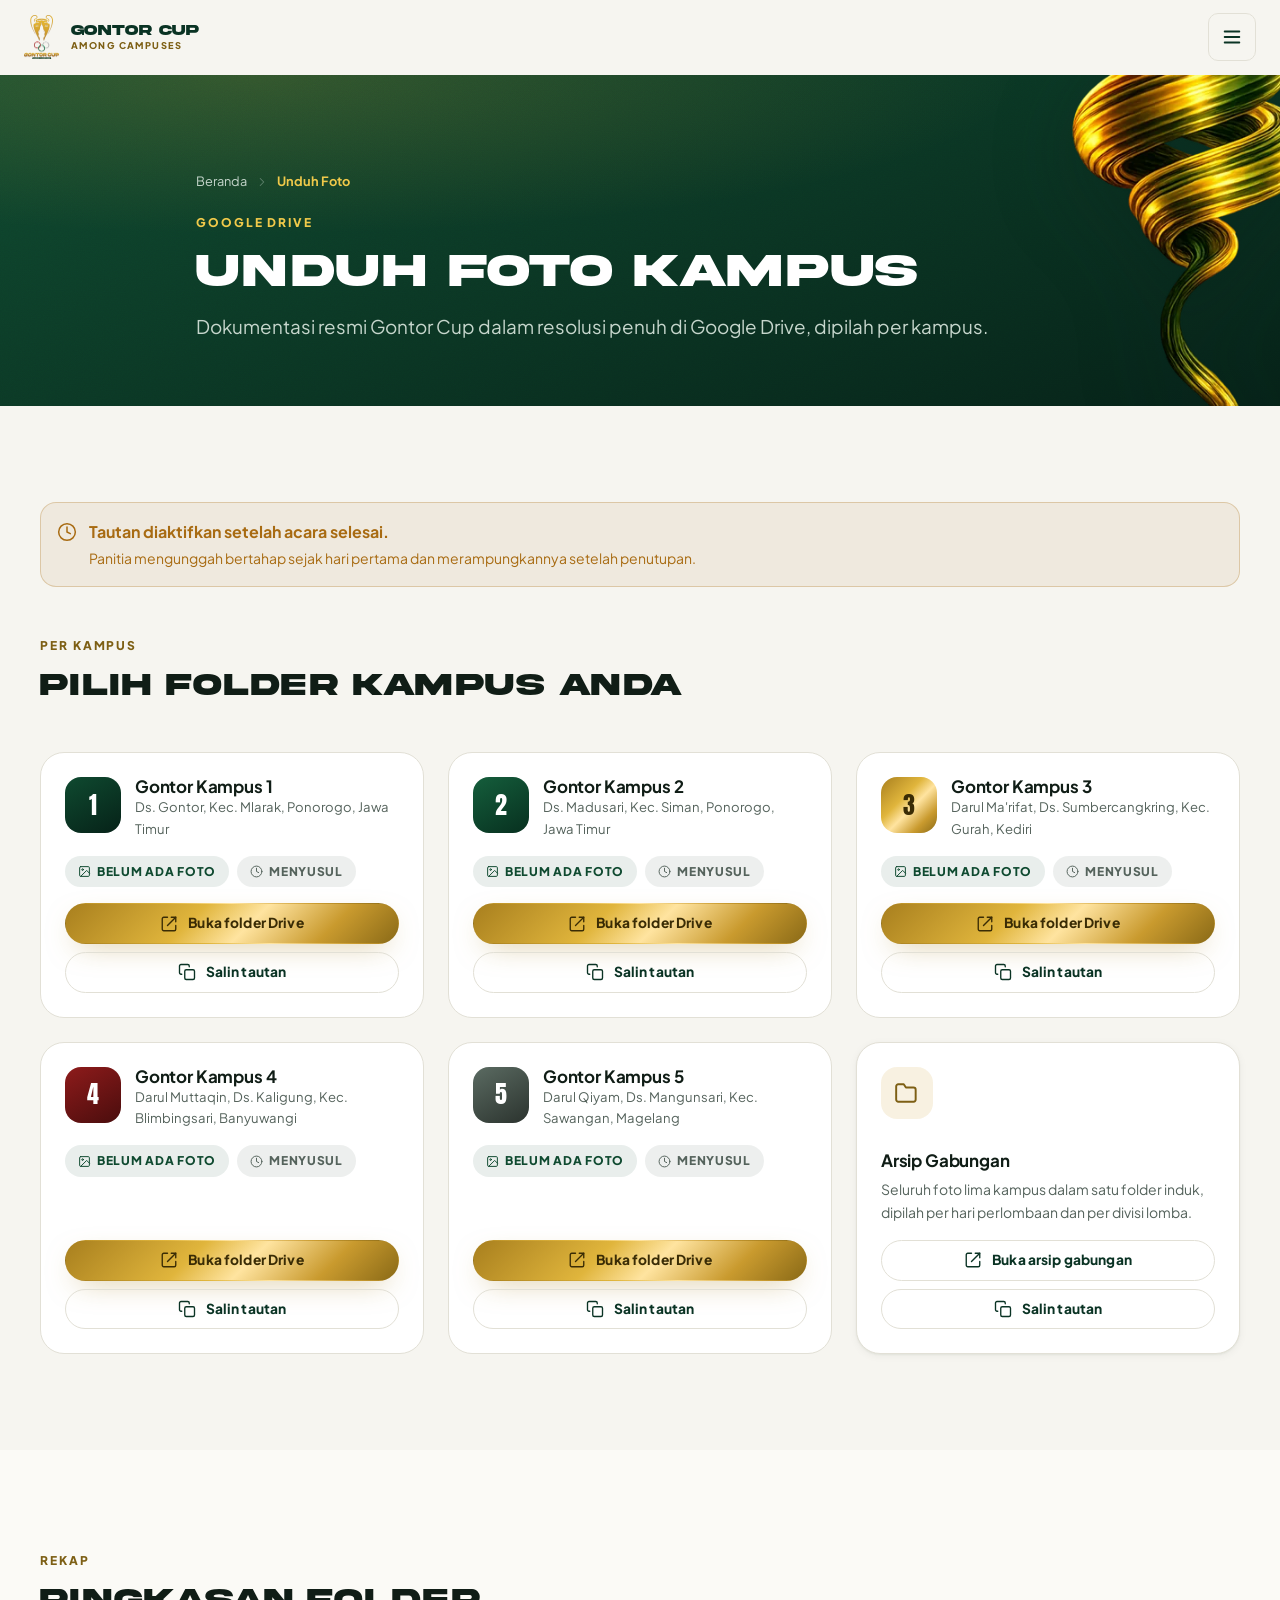
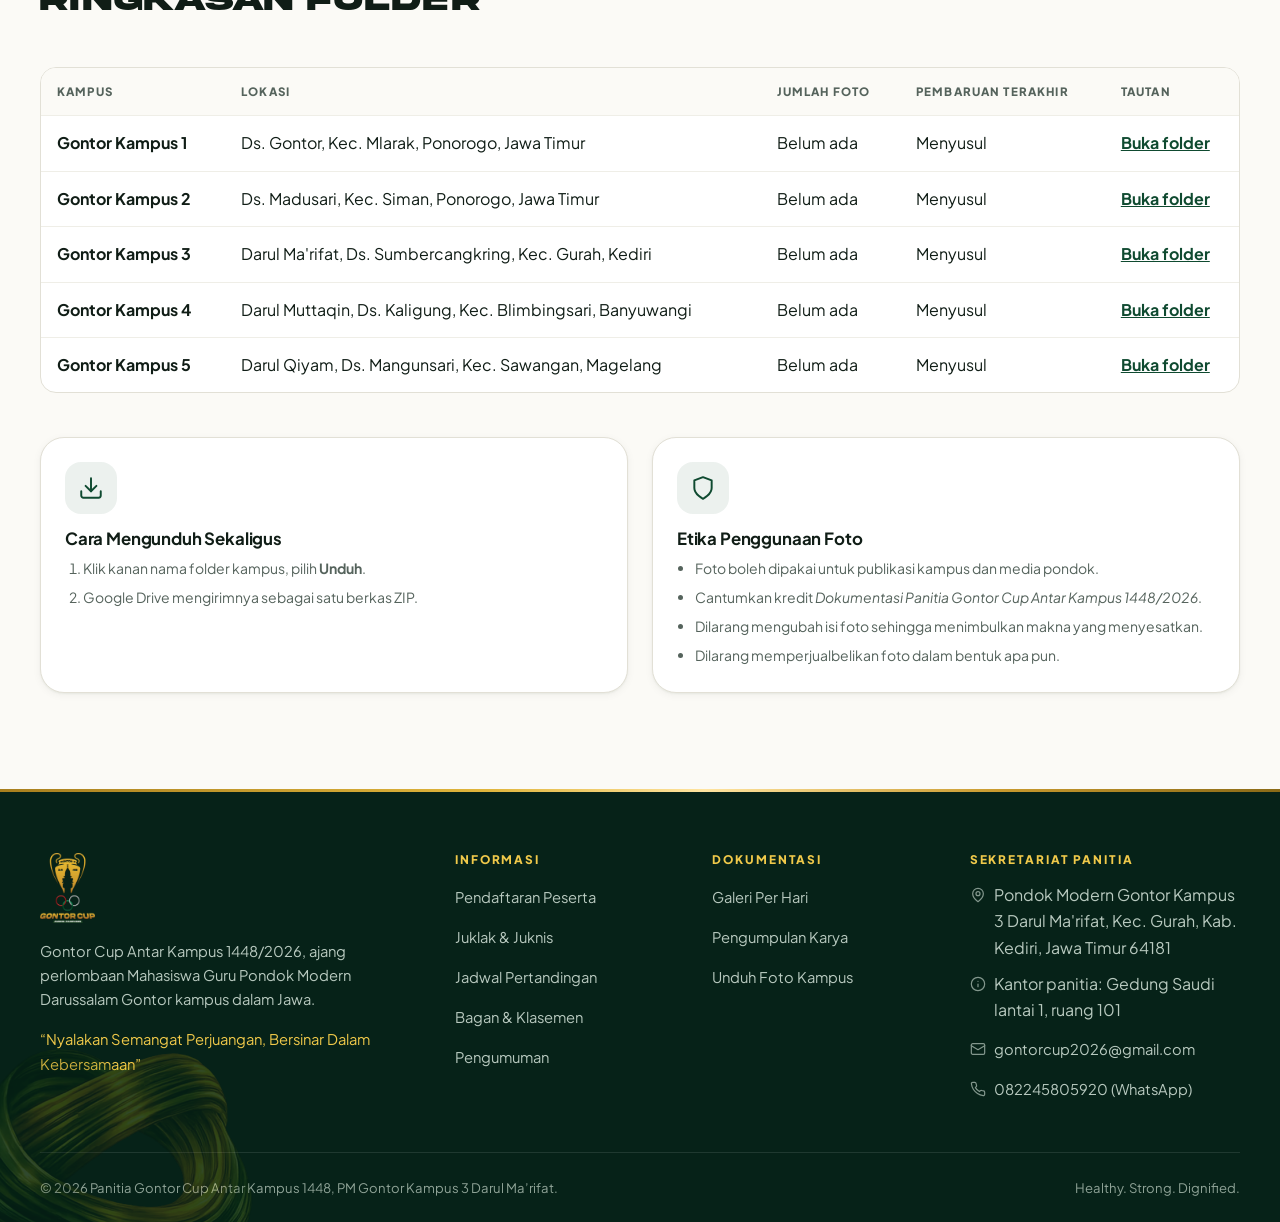
<file: unduh-foto.html>
<!DOCTYPE html>
<html lang="id">
<head>
<meta charset="utf-8">
<meta name="viewport" content="width=device-width, initial-scale=1">
<title>Unduh Foto Kampus | Gontor Cup Among Campuses</title>
<meta name="description" content="Tautan Google Drive foto resolusi penuh Gontor Cup Antar Kampus 1448/2026 untuk kampus 1 sampai 5.">
<meta name="theme-color" content="#0f4a30">
<meta property="og:title" content="Unduh Foto Kampus | Gontor Cup">
<meta property="og:description" content="Tautan Google Drive foto resolusi penuh Gontor Cup Antar Kampus 1448/2026 untuk kampus 1 sampai 5.">
<meta property="og:type" content="website">
<meta property="og:image" content="assets/img/logo.png">
<link rel="icon" href="assets/img/favicon.png" type="image/png">
<link rel="apple-touch-icon" href="assets/img/favicon.png">
<link rel="preconnect" href="https://fonts.googleapis.com">
<link rel="preconnect" href="https://fonts.gstatic.com" crossorigin>
<link rel="stylesheet" href="https://fonts.googleapis.com/css2?family=Amiri:wght@400;700&family=Anton&family=Plus+Jakarta+Sans:wght@400;500;600;700;800&display=swap">
<link rel="stylesheet" href="assets/css/style.css">
</head>
<body data-page="unduh-foto.html">
<a class="skip-link" href="#isi-utama">Lompat ke isi utama</a>

<!-- ============ HEADER ============ -->
<header class="site-header">
  <div class="wrap header-inner">
    <a class="brand" href="index.html">
      <img src="assets/img/logo.webp" alt="" width="44" height="56">
      <span class="brand__text">
        <span class="brand__name">Gontor Cup</span>
        <span class="brand__sub">Among Campuses</span>
      </span>
    </a>

    <nav class="nav" aria-label="Navigasi utama">
      <a href="index.html">Beranda</a>
      <a href="pendaftaran.html">Pendaftaran</a>
      <a href="juklak.html">Juklak & Juknis</a>
      <a href="jadwal.html">Jadwal</a>
      <a href="bagan.html">Klasemen</a>
      <a href="pengumuman.html">Pengumuman</a>
      <a href="galeri.html">Galeri</a>
      <a href="karya.html">Kumpul Karya</a>
      <a href="unduh-foto.html" aria-current="page">Unduh Foto</a>
    </nav>

    <a class="btn btn--gold btn--sm header-cta" href="pendaftaran.html">
      <span class="btn__label">Daftar Sekarang</span><svg viewBox="0 0 24 24" fill="none" stroke="currentColor" stroke-width="1.8" stroke-linecap="round" stroke-linejoin="round" aria-hidden="true"><path d="M5 12h14"/><path d="m12 5 7 7-7 7"/></svg>
    </a>

    <button type="button" class="hamburger" data-drawer-open
            aria-controls="laci" aria-expanded="false" aria-label="Buka menu navigasi">
      <svg viewBox="0 0 24 24" fill="none" stroke="currentColor" stroke-width="2" stroke-linecap="round" stroke-linejoin="round" aria-hidden="true"><path d="M4 6h16M4 12h16M4 18h16"/></svg>
    </button>
  </div>
</header>

<!-- ============ LACI NAVIGASI SELULER ============ -->
<div class="drawer" id="laci" data-open="false">
  <button type="button" class="drawer__scrim" data-drawer-close tabindex="-1" aria-label="Tutup menu"></button>
  <div class="drawer__panel" role="dialog" aria-modal="true" aria-label="Menu navigasi">
    <div class="drawer__head">
      <span class="brand__name">Menu</span>
      <button type="button" class="drawer__close" data-drawer-close aria-label="Tutup menu"><svg viewBox="0 0 24 24" fill="none" stroke="currentColor" stroke-width="2" stroke-linecap="round" stroke-linejoin="round" aria-hidden="true"><path d="M18 6 6 18M6 6l12 12"/></svg></button>
    </div>
    <nav aria-label="Navigasi seluler">
        <a href="index.html"><svg viewBox="0 0 24 24" fill="none" stroke="currentColor" stroke-width="1.8" stroke-linecap="round" stroke-linejoin="round" aria-hidden="true"><path d="M6 9H4.5a2.5 2.5 0 0 1 0-5H6"/><path d="M18 9h1.5a2.5 2.5 0 0 0 0-5H18"/><path d="M4 22h16"/><path d="M10 14.66V17c0 .55-.47.98-.97 1.21C7.85 18.75 7 20.24 7 22"/><path d="M14 14.66V17c0 .55.47.98.97 1.21C16.15 18.75 17 20.24 17 22"/><path d="M18 2H6v7a6 6 0 0 0 12 0V2Z"/></svg>Beranda</a>
        <a href="pendaftaran.html"><svg viewBox="0 0 24 24" fill="none" stroke="currentColor" stroke-width="1.8" stroke-linecap="round" stroke-linejoin="round" aria-hidden="true"><path d="M16 21v-2a4 4 0 0 0-4-4H6a4 4 0 0 0-4 4v2"/><circle cx="9" cy="7" r="4"/><path d="M19 8v6M22 11h-6"/></svg>Pendaftaran</a>
        <a href="juklak.html"><svg viewBox="0 0 24 24" fill="none" stroke="currentColor" stroke-width="1.8" stroke-linecap="round" stroke-linejoin="round" aria-hidden="true"><path d="M4 19.5v-15A2.5 2.5 0 0 1 6.5 2H19a1 1 0 0 1 1 1v18a1 1 0 0 1-1 1H6.5a1 1 0 0 1 0-5H20"/></svg>Juklak & Juknis</a>
        <a href="jadwal.html"><svg viewBox="0 0 24 24" fill="none" stroke="currentColor" stroke-width="1.8" stroke-linecap="round" stroke-linejoin="round" aria-hidden="true"><circle cx="12" cy="12" r="10"/><path d="M12 6v6l4 2"/></svg>Jadwal</a>
        <a href="bagan.html"><svg viewBox="0 0 24 24" fill="none" stroke="currentColor" stroke-width="1.8" stroke-linecap="round" stroke-linejoin="round" aria-hidden="true"><rect x="2" y="3" width="6" height="5" rx="1"/><rect x="2" y="16" width="6" height="5" rx="1"/><rect x="16" y="9" width="6" height="6" rx="1"/><path d="M8 5.5h4v6.5h4"/><path d="M8 18.5h4V12"/></svg>Klasemen</a>
        <a href="pengumuman.html"><svg viewBox="0 0 24 24" fill="none" stroke="currentColor" stroke-width="1.8" stroke-linecap="round" stroke-linejoin="round" aria-hidden="true"><path d="m3 11 18-5v12L3 14v-3z"/><path d="M11.6 16.8a3 3 0 1 1-5.8-1.6"/></svg>Pengumuman</a>
        <a href="galeri.html"><svg viewBox="0 0 24 24" fill="none" stroke="currentColor" stroke-width="1.8" stroke-linecap="round" stroke-linejoin="round" aria-hidden="true"><path d="M14.5 4h-5L7 7H4a2 2 0 0 0-2 2v9a2 2 0 0 0 2 2h16a2 2 0 0 0 2-2V9a2 2 0 0 0-2-2h-3l-2.5-3z"/><circle cx="12" cy="13" r="3"/></svg>Galeri</a>
        <a href="karya.html"><svg viewBox="0 0 24 24" fill="none" stroke="currentColor" stroke-width="1.8" stroke-linecap="round" stroke-linejoin="round" aria-hidden="true"><path d="M21 15v4a2 2 0 0 1-2 2H5a2 2 0 0 1-2-2v-4"/><path d="M17 8l-5-5-5 5"/><path d="M12 3v12"/></svg>Kumpul Karya</a>
        <a href="unduh-foto.html" aria-current="page"><svg viewBox="0 0 24 24" fill="none" stroke="currentColor" stroke-width="1.8" stroke-linecap="round" stroke-linejoin="round" aria-hidden="true"><path d="M21 15v4a2 2 0 0 1-2 2H5a2 2 0 0 1-2-2v-4"/><path d="M7 10l5 5 5-5"/><path d="M12 15V3"/></svg>Unduh Foto</a>
    </nav>
    <a class="btn btn--gold btn--block" href="pendaftaran.html">
      <span class="btn__label">Daftar Sekarang</span><svg viewBox="0 0 24 24" fill="none" stroke="currentColor" stroke-width="1.8" stroke-linecap="round" stroke-linejoin="round" aria-hidden="true"><path d="M5 12h14"/><path d="m12 5 7 7-7 7"/></svg>
    </a>
  </div>
</div>

<main id="isi-utama">

<section class="page-hero">
  <div class="grain"></div>
  <img class="deco" src="assets/img/orn-3.webp" alt="" data-parallax="0.05"
       style="top:-70px;right:-60px;width:min(36vw,300px)">
  <div class="wrap page-hero__inner">
    <nav class="crumbs" aria-label="Remah navigasi"><a href="index.html">Beranda</a><svg viewBox="0 0 24 24" fill="none" stroke="currentColor" stroke-width="1.8" stroke-linecap="round" stroke-linejoin="round" aria-hidden="true"><path d="m9 18 6-6-6-6"/></svg><span aria-current="page">Unduh Foto</span></nav>
    <span class="eyebrow">Google Drive</span>
    <h1 class="display">Unduh Foto Kampus</h1>
    <p class="lead">Dokumentasi resmi Gontor Cup dalam resolusi penuh di Google Drive, dipilah per kampus.</p>
  </div>
</section>


<section class="section">
  <div class="wrap">

    <div class="alert alert--warn reveal" style="margin-bottom:44px">
      <svg viewBox="0 0 24 24" fill="none" stroke="currentColor" stroke-width="1.8" stroke-linecap="round" stroke-linejoin="round" aria-hidden="true"><circle cx="12" cy="12" r="10"/><path d="M12 6v6l4 2"/></svg>
      <div><strong>Tautan diaktifkan setelah acara selesai.</strong>
      <p class="small" style="margin:0">Panitia mengunggah bertahap sejak hari pertama
         dan merampungkannya setelah penutupan.</p></div>
    </div>

    <div class="section-head">
      <span class="eyebrow">Per Kampus</span>
      <h2 class="display">Pilih Folder Kampus Anda</h2>
    </div>

    <div class="grid g-3">
      <div class="campus campus--1 reveal" data-kampus="1">
        <div class="row" style="gap:14px;flex-wrap:nowrap;align-items:flex-start">
          <span class="campus__mark">1</span>
          <div style="min-width:0">
            <h3 style="font-size:1.06rem">Gontor Kampus 1</h3>
            <p class="campus__loc">Ds. Gontor, Kec. Mlarak, Ponorogo, Jawa Timur</p>
          </div>
        </div>
        <div class="row" style="gap:8px">
          <span class="badge"><svg viewBox="0 0 24 24" fill="none" stroke="currentColor" stroke-width="1.8" stroke-linecap="round" stroke-linejoin="round" aria-hidden="true"><rect x="3" y="3" width="18" height="18" rx="2"/><circle cx="8.5" cy="8.5" r="1.5"/><path d="m21 15-5-5L5 21"/></svg><span data-drive-jumlah>Belum ada foto</span></span>
          <span class="badge badge--muted"><svg viewBox="0 0 24 24" fill="none" stroke="currentColor" stroke-width="1.8" stroke-linecap="round" stroke-linejoin="round" aria-hidden="true"><circle cx="12" cy="12" r="10"/><path d="M12 6v6l4 2"/></svg><span data-drive-pembaruan>Menyusul</span></span>
        </div>
        <div class="stack" style="gap:8px;margin-top:auto">
          <a class="btn btn--gold btn--sm btn--block" href="https://drive.google.com/drive/folders/GONTORCUP-KAMPUS-1" target="_blank" rel="noopener noreferrer" data-drive-buka>
            <svg viewBox="0 0 24 24" fill="none" stroke="currentColor" stroke-width="1.8" stroke-linecap="round" stroke-linejoin="round" aria-hidden="true"><path d="M15 3h6v6"/><path d="M10 14 21 3"/><path d="M21 14v5a2 2 0 0 1-2 2H5a2 2 0 0 1-2-2V5a2 2 0 0 1 2-2h5"/></svg><span class="btn__label">Buka folder Drive</span>
            <span class="sr-only">(tab baru)</span>
          </a>
          <button type="button" class="btn btn--ghost btn--sm btn--block" data-copy="https://drive.google.com/drive/folders/GONTORCUP-KAMPUS-1" data-drive-salin>
            <svg viewBox="0 0 24 24" fill="none" stroke="currentColor" stroke-width="1.8" stroke-linecap="round" stroke-linejoin="round" aria-hidden="true"><rect x="9" y="9" width="13" height="13" rx="2"/><path d="M5 15H4a2 2 0 0 1-2-2V4a2 2 0 0 1 2-2h9a2 2 0 0 1 2 2v1"/></svg><span class="btn__label">Salin tautan</span>
          </button>
        </div>
      </div>
      <div class="campus campus--2 reveal" data-kampus="2">
        <div class="row" style="gap:14px;flex-wrap:nowrap;align-items:flex-start">
          <span class="campus__mark">2</span>
          <div style="min-width:0">
            <h3 style="font-size:1.06rem">Gontor Kampus 2</h3>
            <p class="campus__loc">Ds. Madusari, Kec. Siman, Ponorogo, Jawa Timur</p>
          </div>
        </div>
        <div class="row" style="gap:8px">
          <span class="badge"><svg viewBox="0 0 24 24" fill="none" stroke="currentColor" stroke-width="1.8" stroke-linecap="round" stroke-linejoin="round" aria-hidden="true"><rect x="3" y="3" width="18" height="18" rx="2"/><circle cx="8.5" cy="8.5" r="1.5"/><path d="m21 15-5-5L5 21"/></svg><span data-drive-jumlah>Belum ada foto</span></span>
          <span class="badge badge--muted"><svg viewBox="0 0 24 24" fill="none" stroke="currentColor" stroke-width="1.8" stroke-linecap="round" stroke-linejoin="round" aria-hidden="true"><circle cx="12" cy="12" r="10"/><path d="M12 6v6l4 2"/></svg><span data-drive-pembaruan>Menyusul</span></span>
        </div>
        <div class="stack" style="gap:8px;margin-top:auto">
          <a class="btn btn--gold btn--sm btn--block" href="https://drive.google.com/drive/folders/GONTORCUP-KAMPUS-2" target="_blank" rel="noopener noreferrer" data-drive-buka>
            <svg viewBox="0 0 24 24" fill="none" stroke="currentColor" stroke-width="1.8" stroke-linecap="round" stroke-linejoin="round" aria-hidden="true"><path d="M15 3h6v6"/><path d="M10 14 21 3"/><path d="M21 14v5a2 2 0 0 1-2 2H5a2 2 0 0 1-2-2V5a2 2 0 0 1 2-2h5"/></svg><span class="btn__label">Buka folder Drive</span>
            <span class="sr-only">(tab baru)</span>
          </a>
          <button type="button" class="btn btn--ghost btn--sm btn--block" data-copy="https://drive.google.com/drive/folders/GONTORCUP-KAMPUS-2" data-drive-salin>
            <svg viewBox="0 0 24 24" fill="none" stroke="currentColor" stroke-width="1.8" stroke-linecap="round" stroke-linejoin="round" aria-hidden="true"><rect x="9" y="9" width="13" height="13" rx="2"/><path d="M5 15H4a2 2 0 0 1-2-2V4a2 2 0 0 1 2-2h9a2 2 0 0 1 2 2v1"/></svg><span class="btn__label">Salin tautan</span>
          </button>
        </div>
      </div>
      <div class="campus campus--3 reveal" data-kampus="3">
        <div class="row" style="gap:14px;flex-wrap:nowrap;align-items:flex-start">
          <span class="campus__mark">3</span>
          <div style="min-width:0">
            <h3 style="font-size:1.06rem">Gontor Kampus 3</h3>
            <p class="campus__loc">Darul Ma'rifat, Ds. Sumbercangkring, Kec. Gurah, Kediri</p>
          </div>
        </div>
        <div class="row" style="gap:8px">
          <span class="badge"><svg viewBox="0 0 24 24" fill="none" stroke="currentColor" stroke-width="1.8" stroke-linecap="round" stroke-linejoin="round" aria-hidden="true"><rect x="3" y="3" width="18" height="18" rx="2"/><circle cx="8.5" cy="8.5" r="1.5"/><path d="m21 15-5-5L5 21"/></svg><span data-drive-jumlah>Belum ada foto</span></span>
          <span class="badge badge--muted"><svg viewBox="0 0 24 24" fill="none" stroke="currentColor" stroke-width="1.8" stroke-linecap="round" stroke-linejoin="round" aria-hidden="true"><circle cx="12" cy="12" r="10"/><path d="M12 6v6l4 2"/></svg><span data-drive-pembaruan>Menyusul</span></span>
        </div>
        <div class="stack" style="gap:8px;margin-top:auto">
          <a class="btn btn--gold btn--sm btn--block" href="https://drive.google.com/drive/folders/GONTORCUP-KAMPUS-3" target="_blank" rel="noopener noreferrer" data-drive-buka>
            <svg viewBox="0 0 24 24" fill="none" stroke="currentColor" stroke-width="1.8" stroke-linecap="round" stroke-linejoin="round" aria-hidden="true"><path d="M15 3h6v6"/><path d="M10 14 21 3"/><path d="M21 14v5a2 2 0 0 1-2 2H5a2 2 0 0 1-2-2V5a2 2 0 0 1 2-2h5"/></svg><span class="btn__label">Buka folder Drive</span>
            <span class="sr-only">(tab baru)</span>
          </a>
          <button type="button" class="btn btn--ghost btn--sm btn--block" data-copy="https://drive.google.com/drive/folders/GONTORCUP-KAMPUS-3" data-drive-salin>
            <svg viewBox="0 0 24 24" fill="none" stroke="currentColor" stroke-width="1.8" stroke-linecap="round" stroke-linejoin="round" aria-hidden="true"><rect x="9" y="9" width="13" height="13" rx="2"/><path d="M5 15H4a2 2 0 0 1-2-2V4a2 2 0 0 1 2-2h9a2 2 0 0 1 2 2v1"/></svg><span class="btn__label">Salin tautan</span>
          </button>
        </div>
      </div>
      <div class="campus campus--4 reveal" data-kampus="4">
        <div class="row" style="gap:14px;flex-wrap:nowrap;align-items:flex-start">
          <span class="campus__mark">4</span>
          <div style="min-width:0">
            <h3 style="font-size:1.06rem">Gontor Kampus 4</h3>
            <p class="campus__loc">Darul Muttaqin, Ds. Kaligung, Kec. Blimbingsari, Banyuwangi</p>
          </div>
        </div>
        <div class="row" style="gap:8px">
          <span class="badge"><svg viewBox="0 0 24 24" fill="none" stroke="currentColor" stroke-width="1.8" stroke-linecap="round" stroke-linejoin="round" aria-hidden="true"><rect x="3" y="3" width="18" height="18" rx="2"/><circle cx="8.5" cy="8.5" r="1.5"/><path d="m21 15-5-5L5 21"/></svg><span data-drive-jumlah>Belum ada foto</span></span>
          <span class="badge badge--muted"><svg viewBox="0 0 24 24" fill="none" stroke="currentColor" stroke-width="1.8" stroke-linecap="round" stroke-linejoin="round" aria-hidden="true"><circle cx="12" cy="12" r="10"/><path d="M12 6v6l4 2"/></svg><span data-drive-pembaruan>Menyusul</span></span>
        </div>
        <div class="stack" style="gap:8px;margin-top:auto">
          <a class="btn btn--gold btn--sm btn--block" href="https://drive.google.com/drive/folders/GONTORCUP-KAMPUS-4" target="_blank" rel="noopener noreferrer" data-drive-buka>
            <svg viewBox="0 0 24 24" fill="none" stroke="currentColor" stroke-width="1.8" stroke-linecap="round" stroke-linejoin="round" aria-hidden="true"><path d="M15 3h6v6"/><path d="M10 14 21 3"/><path d="M21 14v5a2 2 0 0 1-2 2H5a2 2 0 0 1-2-2V5a2 2 0 0 1 2-2h5"/></svg><span class="btn__label">Buka folder Drive</span>
            <span class="sr-only">(tab baru)</span>
          </a>
          <button type="button" class="btn btn--ghost btn--sm btn--block" data-copy="https://drive.google.com/drive/folders/GONTORCUP-KAMPUS-4" data-drive-salin>
            <svg viewBox="0 0 24 24" fill="none" stroke="currentColor" stroke-width="1.8" stroke-linecap="round" stroke-linejoin="round" aria-hidden="true"><rect x="9" y="9" width="13" height="13" rx="2"/><path d="M5 15H4a2 2 0 0 1-2-2V4a2 2 0 0 1 2-2h9a2 2 0 0 1 2 2v1"/></svg><span class="btn__label">Salin tautan</span>
          </button>
        </div>
      </div>
      <div class="campus campus--5 reveal" data-kampus="5">
        <div class="row" style="gap:14px;flex-wrap:nowrap;align-items:flex-start">
          <span class="campus__mark">5</span>
          <div style="min-width:0">
            <h3 style="font-size:1.06rem">Gontor Kampus 5</h3>
            <p class="campus__loc">Darul Qiyam, Ds. Mangunsari, Kec. Sawangan, Magelang</p>
          </div>
        </div>
        <div class="row" style="gap:8px">
          <span class="badge"><svg viewBox="0 0 24 24" fill="none" stroke="currentColor" stroke-width="1.8" stroke-linecap="round" stroke-linejoin="round" aria-hidden="true"><rect x="3" y="3" width="18" height="18" rx="2"/><circle cx="8.5" cy="8.5" r="1.5"/><path d="m21 15-5-5L5 21"/></svg><span data-drive-jumlah>Belum ada foto</span></span>
          <span class="badge badge--muted"><svg viewBox="0 0 24 24" fill="none" stroke="currentColor" stroke-width="1.8" stroke-linecap="round" stroke-linejoin="round" aria-hidden="true"><circle cx="12" cy="12" r="10"/><path d="M12 6v6l4 2"/></svg><span data-drive-pembaruan>Menyusul</span></span>
        </div>
        <div class="stack" style="gap:8px;margin-top:auto">
          <a class="btn btn--gold btn--sm btn--block" href="https://drive.google.com/drive/folders/GONTORCUP-KAMPUS-5" target="_blank" rel="noopener noreferrer" data-drive-buka>
            <svg viewBox="0 0 24 24" fill="none" stroke="currentColor" stroke-width="1.8" stroke-linecap="round" stroke-linejoin="round" aria-hidden="true"><path d="M15 3h6v6"/><path d="M10 14 21 3"/><path d="M21 14v5a2 2 0 0 1-2 2H5a2 2 0 0 1-2-2V5a2 2 0 0 1 2-2h5"/></svg><span class="btn__label">Buka folder Drive</span>
            <span class="sr-only">(tab baru)</span>
          </a>
          <button type="button" class="btn btn--ghost btn--sm btn--block" data-copy="https://drive.google.com/drive/folders/GONTORCUP-KAMPUS-5" data-drive-salin>
            <svg viewBox="0 0 24 24" fill="none" stroke="currentColor" stroke-width="1.8" stroke-linecap="round" stroke-linejoin="round" aria-hidden="true"><rect x="9" y="9" width="13" height="13" rx="2"/><path d="M5 15H4a2 2 0 0 1-2-2V4a2 2 0 0 1 2-2h9a2 2 0 0 1 2 2v1"/></svg><span class="btn__label">Salin tautan</span>
          </button>
        </div>
      </div>

      <div class="card reveal" data-kampus="arsip" style="display:flex;flex-direction:column;gap:16px">
        <span class="icon-badge icon-badge--gold"><svg viewBox="0 0 24 24" fill="none" stroke="currentColor" stroke-width="1.8" stroke-linecap="round" stroke-linejoin="round" aria-hidden="true"><path d="M4 20a2 2 0 0 1-2-2V6a2 2 0 0 1 2-2h5l2 3h7a2 2 0 0 1 2 2v9a2 2 0 0 1-2 2z"/></svg></span>
        <div>
          <h3 style="font-size:1.06rem">Arsip Gabungan</h3>
          <p class="muted small" style="margin:0">Seluruh foto lima kampus dalam satu folder induk,
             dipilah per hari perlombaan dan per divisi lomba.</p>
        </div>
        <div class="stack" style="gap:8px;margin-top:auto">
          <a class="btn btn--ghost btn--sm btn--block"
             href="https://drive.google.com/drive/folders/GONTORCUP-ARSIP" target="_blank" rel="noopener noreferrer" data-drive-buka>
            <svg viewBox="0 0 24 24" fill="none" stroke="currentColor" stroke-width="1.8" stroke-linecap="round" stroke-linejoin="round" aria-hidden="true"><path d="M15 3h6v6"/><path d="M10 14 21 3"/><path d="M21 14v5a2 2 0 0 1-2 2H5a2 2 0 0 1-2-2V5a2 2 0 0 1 2-2h5"/></svg><span class="btn__label">Buka arsip gabungan</span>
            <span class="sr-only">(tab baru)</span>
          </a>
          <button type="button" class="btn btn--ghost btn--sm btn--block"
                  data-copy="https://drive.google.com/drive/folders/GONTORCUP-ARSIP" data-drive-salin>
            <svg viewBox="0 0 24 24" fill="none" stroke="currentColor" stroke-width="1.8" stroke-linecap="round" stroke-linejoin="round" aria-hidden="true"><rect x="9" y="9" width="13" height="13" rx="2"/><path d="M5 15H4a2 2 0 0 1-2-2V4a2 2 0 0 1 2-2h9a2 2 0 0 1 2 2v1"/></svg><span class="btn__label">Salin tautan</span>
          </button>
        </div>
      </div>
    </div>
  </div>
</section>

<section class="section section--paper2">
  <div class="wrap">
    <div class="section-head">
      <span class="eyebrow">Rekap</span>
      <h2 class="display">Ringkasan Folder</h2>
    </div>
    <div class="table-wrap reveal">
      <table>
        <caption class="sr-only">Rekap folder Google Drive foto tiap kampus</caption>
        <thead><tr><th scope="col">Kampus</th><th scope="col">Lokasi</th><th scope="col">Jumlah Foto</th>
                   <th scope="col">Pembaruan Terakhir</th><th scope="col">Tautan</th></tr></thead>
        <tbody>
        <tr data-kampus-baris="1"><td><strong>Gontor Kampus 1</strong></td><td>Ds. Gontor, Kec. Mlarak, Ponorogo, Jawa Timur</td><td class="num">Belum ada</td><td class="num">Menyusul</td><td><a href="https://drive.google.com/drive/folders/GONTORCUP-KAMPUS-1" target="_blank" rel="noopener noreferrer" style="color:var(--green-700);font-weight:700">Buka folder</a></td></tr>
        <tr data-kampus-baris="2"><td><strong>Gontor Kampus 2</strong></td><td>Ds. Madusari, Kec. Siman, Ponorogo, Jawa Timur</td><td class="num">Belum ada</td><td class="num">Menyusul</td><td><a href="https://drive.google.com/drive/folders/GONTORCUP-KAMPUS-2" target="_blank" rel="noopener noreferrer" style="color:var(--green-700);font-weight:700">Buka folder</a></td></tr>
        <tr data-kampus-baris="3"><td><strong>Gontor Kampus 3</strong></td><td>Darul Ma'rifat, Ds. Sumbercangkring, Kec. Gurah, Kediri</td><td class="num">Belum ada</td><td class="num">Menyusul</td><td><a href="https://drive.google.com/drive/folders/GONTORCUP-KAMPUS-3" target="_blank" rel="noopener noreferrer" style="color:var(--green-700);font-weight:700">Buka folder</a></td></tr>
        <tr data-kampus-baris="4"><td><strong>Gontor Kampus 4</strong></td><td>Darul Muttaqin, Ds. Kaligung, Kec. Blimbingsari, Banyuwangi</td><td class="num">Belum ada</td><td class="num">Menyusul</td><td><a href="https://drive.google.com/drive/folders/GONTORCUP-KAMPUS-4" target="_blank" rel="noopener noreferrer" style="color:var(--green-700);font-weight:700">Buka folder</a></td></tr>
        <tr data-kampus-baris="5"><td><strong>Gontor Kampus 5</strong></td><td>Darul Qiyam, Ds. Mangunsari, Kec. Sawangan, Magelang</td><td class="num">Belum ada</td><td class="num">Menyusul</td><td><a href="https://drive.google.com/drive/folders/GONTORCUP-KAMPUS-5" target="_blank" rel="noopener noreferrer" style="color:var(--green-700);font-weight:700">Buka folder</a></td></tr>
        </tbody>
      </table>
    </div>

    <div class="grid g-2" style="margin-top:44px">
      <div class="card reveal">
        <span class="icon-badge"><svg viewBox="0 0 24 24" fill="none" stroke="currentColor" stroke-width="1.8" stroke-linecap="round" stroke-linejoin="round" aria-hidden="true"><path d="M21 15v4a2 2 0 0 1-2 2H5a2 2 0 0 1-2-2v-4"/><path d="M7 10l5 5 5-5"/><path d="M12 15V3"/></svg></span>
        <h3 style="font-size:1.05rem">Cara Mengunduh Sekaligus</h3>
        <ol class="muted small" style="padding-left:18px;margin:0;display:flex;flex-direction:column;gap:6px">
          <li>Klik kanan nama folder kampus, pilih <strong>Unduh</strong>.</li>
          <li>Google Drive mengirimnya sebagai satu berkas ZIP.</li>
        </ol>
      </div>
      <div class="card reveal" data-delay="70">
        <span class="icon-badge"><svg viewBox="0 0 24 24" fill="none" stroke="currentColor" stroke-width="1.8" stroke-linecap="round" stroke-linejoin="round" aria-hidden="true"><path d="M12 22s8-4 8-10V5l-8-3-8 3v7c0 6 8 10 8 10Z"/></svg></span>
        <h3 style="font-size:1.05rem">Etika Penggunaan Foto</h3>
        <ul class="muted small" style="padding-left:18px;margin:0;display:flex;flex-direction:column;gap:6px">
          <li>Foto boleh dipakai untuk publikasi kampus dan media pondok.</li>
          <li>Cantumkan kredit <em>Dokumentasi Panitia Gontor Cup Antar Kampus 1448/2026</em>.</li>
          <li>Dilarang mengubah isi foto sehingga menimbulkan makna yang menyesatkan.</li>
          <li>Dilarang memperjualbelikan foto dalam bentuk apa pun.</li>
        </ul>
      </div>
    </div>
  </div>
</section>

</main>

<!-- ============ FOOTER ============ -->
<footer class="site-footer">
  <img class="deco deco--soft" src="assets/img/orn-5.webp" alt=""
       style="bottom:-40px;left:-60px;width:min(40vw,320px)">
  <div class="wrap">
    <div class="footer-grid">
      <div class="footer-brand">
        <img src="assets/img/logo.webp" alt="Logo Gontor Cup" width="70" height="89">
        <p>Gontor Cup Antar Kampus 1448/2026, ajang perlombaan Mahasiswa Guru
           Pondok Modern Darussalam Gontor kampus dalam Jawa.</p>
        <p class="small" style="margin-top:12px;color:var(--gold-300)">&ldquo;Nyalakan Semangat Perjuangan, Bersinar Dalam Kebersamaan&rdquo;</p>
      </div>
      <div>
        <h4>Informasi</h4>
        <ul>
          <li><a href="pendaftaran.html">Pendaftaran Peserta</a></li>
          <li><a href="juklak.html">Juklak &amp; Juknis</a></li>
          <li><a href="jadwal.html">Jadwal Pertandingan</a></li>
          <li><a href="bagan.html">Bagan &amp; Klasemen</a></li>
          <li><a href="pengumuman.html">Pengumuman</a></li>
        </ul>
      </div>
      <div>
        <h4>Dokumentasi</h4>
        <ul>
          <li><a href="galeri.html">Galeri Per Hari</a></li>
          <li><a href="karya.html">Pengumpulan Karya</a></li>
          <li><a href="unduh-foto.html">Unduh Foto Kampus</a></li>
        </ul>
      </div>
      <div>
        <h4>Sekretariat Panitia</h4>
        <ul>
          <li><svg viewBox="0 0 24 24" fill="none" stroke="currentColor" stroke-width="1.8" stroke-linecap="round" stroke-linejoin="round" aria-hidden="true"><path d="M20 10c0 6-8 12-8 12s-8-6-8-12a8 8 0 0 1 16 0Z"/><circle cx="12" cy="10" r="3"/></svg><span>Pondok Modern Gontor Kampus 3 Darul Ma'rifat, Kec. Gurah, Kab. Kediri, Jawa Timur 64181</span></li>
          <li><svg viewBox="0 0 24 24" fill="none" stroke="currentColor" stroke-width="1.8" stroke-linecap="round" stroke-linejoin="round" aria-hidden="true"><circle cx="12" cy="12" r="10"/><path d="M12 16v-4M12 8h.01"/></svg><span>Kantor panitia: Gedung Saudi lantai 1, ruang 101</span></li>
          <li><a href="mailto:gontorcup2026@gmail.com"><svg viewBox="0 0 24 24" fill="none" stroke="currentColor" stroke-width="1.8" stroke-linecap="round" stroke-linejoin="round" aria-hidden="true"><rect x="2" y="4" width="20" height="16" rx="2"/><path d="m22 7-10 6L2 7"/></svg>gontorcup2026@gmail.com</a></li>
          <li><a href="https://wa.me/6282245805920" target="_blank" rel="noopener noreferrer"><svg viewBox="0 0 24 24" fill="none" stroke="currentColor" stroke-width="1.8" stroke-linecap="round" stroke-linejoin="round" aria-hidden="true"><path d="M22 16.9v3a2 2 0 0 1-2.2 2 19.8 19.8 0 0 1-8.6-3.1 19.5 19.5 0 0 1-6-6A19.8 19.8 0 0 1 2.1 4.2 2 2 0 0 1 4.1 2h3a2 2 0 0 1 2 1.7c.1 1 .4 1.9.7 2.8a2 2 0 0 1-.5 2.1L8.1 9.9a16 16 0 0 0 6 6l1.3-1.2a2 2 0 0 1 2.1-.5c.9.3 1.8.6 2.8.7a2 2 0 0 1 1.7 2Z"/></svg>082245805920 (WhatsApp)</a></li>
        </ul>
      </div>
    </div>
    <div class="footer-bottom">
      <p>&copy; 2026 Panitia Gontor Cup Antar Kampus 1448, PM Gontor Kampus 3 Darul Ma’rifat.</p>
      <p>Healthy. Strong. Dignified.</p>
    </div>
  </div>
</footer>

<!-- config.js: satu-satunya tempat URL Apps Script diisi.
     konten.js hanya MENIMPA bagian yang sudah diubah panitia lewat /admin;
     tanpa sambungan, isi bawaan di HTML inilah yang tampil. -->
<script src="assets/js/config.js"></script>
<script src="assets/js/api.js"></script>
<script src="assets/js/main.js" defer></script>
<script src="assets/js/konten.js" defer></script>
</body>
</html>
</file>
<file: assets/css/style.css>
/* =========================================================================
   AKIRA EXPANDED — huruf judul resmi Gontor Cup
   Sumber: assets/fonts/, dipakai lewat @font-face supaya pengunjung tidak
   perlu memasang fontnya sendiri. Selalu sediakan fallback: Akira hanya
   memuat 104 glyph (A-Z, a-z, 0-9, tanda baca dasar).
   ========================================================================= */
@font-face{
  font-family:"Akira Expanded";
  src:url("../fonts/AkiraExpanded-SuperBold.woff2") format("woff2"),
      url("../fonts/AkiraExpanded-SuperBold.woff") format("woff");
  font-weight:400 900;
  font-style:normal;
  font-display:swap;
}

/* =========================================================================
   GONTOR CUP — Among Campuses
   Design system & stylesheet
   Palet diambil langsung dari aset branding di ASSET DESAIN/
   ========================================================================= */

/* ---------- 1. TOKEN ---------- */
:root{
  /* Hijau tua — warna utama identitas */
  --green-900:#062218;
  --green-800:#0a3324;
  --green-700:#0f4a30;
  --green-600:#15633f;
  --green-500:#1d7d51;

  /* Emas — aksen piala */
  --gold-700:#7d5f14;
  --gold-600:#a87f1e;
  --gold-500:#c99a2e;
  --gold-400:#e0b53c;
  --gold-300:#f0c94a;
  --gold-200:#ffe4a0;

  /* Merah marun — dari cincin logo */
  --maroon-600:#8e1b1b;
  --maroon-500:#b02525;

  /* Netral kertas */
  --paper:#f6f5f0;
  --paper-2:#fbfaf6;
  --card:#ffffff;
  --ink:#101d16;
  --ink-2:#39443d;
  --muted:#55635c;
  --line:#e2e0d6;
  --line-2:#efeee7;

  /* Semantik */
  --ok:#15633f;
  --warn:#a86b12;
  --danger:#a5231f;
  --info:#1b5a86;

  /* Gradien */
  --grad-gold:linear-gradient(135deg,#a87f1e 0%,#e0b53c 38%,#ffe4a0 55%,#c99a2e 78%,#8a6a17 100%);
  --grad-green:linear-gradient(160deg,#0f4a30 0%,#062218 100%);

  /* Bentuk */
  --r-xs:6px; --r-sm:10px; --r:16px; --r-lg:24px; --r-xl:32px; --r-pill:999px;

  /* Bayangan */
  --sh-1:0 1px 2px rgba(6,34,24,.05), 0 2px 8px rgba(6,34,24,.05);
  --sh-2:0 2px 6px rgba(6,34,24,.06), 0 12px 28px -8px rgba(6,34,24,.14);
  --sh-3:0 8px 20px rgba(6,34,24,.10), 0 30px 60px -20px rgba(6,34,24,.28);
  --sh-gold:0 10px 30px -12px rgba(168,127,30,.55);

  /* Jarak (skala 4/8) */
  --s-1:4px; --s-2:8px; --s-3:12px; --s-4:16px; --s-5:24px;
  --s-6:32px; --s-7:48px; --s-8:64px; --s-9:96px; --s-10:128px;

  /* Lebar isi */
  --wrap:1200px;
  --wrap-narrow:820px;

  /* Gerak */
  --e-out:cubic-bezier(.22,.68,.24,1);
  --e-spring:cubic-bezier(.34,1.32,.5,1);
  --t-fast:140ms; --t:240ms; --t-slow:420ms;

  /* Keluarga huruf */
  --f-display:"Akira Expanded",Anton,"Arial Black",sans-serif;
  --f-body:"Plus Jakarta Sans",-apple-system,BlinkMacSystemFont,"Segoe UI",Roboto,sans-serif;
  --f-num:Anton,"Arial Black",sans-serif;
  --f-arab:"Amiri","Traditional Arabic","Scheherazade New",serif;

  /* Lapisan */
  --z-deco:0; --z-base:1; --z-sticky:40; --z-drawer:60; --z-modal:80; --z-welcome:100;
}

/* ---------- 2. DASAR ---------- */
*,*::before,*::after{box-sizing:border-box}
html{-webkit-text-size-adjust:100%;scroll-behavior:smooth;scroll-padding-top:96px}

body{
  margin:0;
  background:var(--paper);
  color:var(--ink);
  font-family:var(--f-body);
  font-size:16px;
  line-height:1.65;
  -webkit-font-smoothing:antialiased;
  overflow-x:hidden;
}
body.is-locked{overflow:hidden}

img,svg,video{max-width:100%;height:auto;display:block}
/* Atribut hidden harus menang atas display: pada kelas komponen
   (mis. .alert{display:flex}) — kalau tidak, kotak sukses tampil sejak awal. */
[hidden]{display:none !important}
/* SVG sebaris di dalam teks: ikut ukuran huruf. :where() bernilai
   spesifisitas nol, jadi .btn svg / .badge svg tetap menang. */
:where(p,li,td,th,caption,label,summary,.hint,.small,.tl-date) > svg{
  display:inline-block;width:1.05em;height:1.05em;vertical-align:-.16em;flex:none;
}
a{color:inherit}
button,input,select,textarea{font:inherit;color:inherit}

h1,h2,h3,h4{margin:0 0 var(--s-3);line-height:1.12;letter-spacing:-.01em}
p{margin:0 0 var(--s-4)}
p:last-child{margin-bottom:0}

.display{
  font-family:var(--f-display);
  font-weight:400;
  text-transform:uppercase;
  letter-spacing:-.005em;
  line-height:1.16;      /* Akira hanya huruf kapital: butuh sedikit lebih lega */
}
.skew{display:inline-block;transform:skewX(-7deg)}

/* Akira Expanded jauh lebih lebar daripada Anton — ukurannya diturunkan
   supaya judul tetap muat dan tidak memenuhi layar. */
h1.display{font-size:clamp(1.55rem,4vw,2.9rem)}
h2.display{font-size:clamp(1.2rem,2.6vw,1.95rem)}
h3.display{font-size:clamp(.95rem,1.5vw,1.15rem)}

.gold-text{
  background:var(--grad-gold);
  -webkit-background-clip:text;background-clip:text;
  color:transparent;
  -webkit-text-fill-color:transparent;
}
@supports not ((-webkit-background-clip:text) or (background-clip:text)){
  .gold-text{color:var(--gold-600);-webkit-text-fill-color:currentColor}
}

/* Teks Arab memakai Amiri. Ditaruh pada :lang(ar) supaya berlaku juga untuk
   isi yang datang dari panel admin, bukan hanya yang tertulis di HTML.
   Amiri bertubuh kecil, jadi ukurannya dinaikkan sedikit dan barisnya
   dilonggarkan agar harakatnya tidak bertabrakan. */
.arab,:lang(ar){
  font-family:var(--f-arab);
  font-size:1.15em;
  line-height:2.05;
  font-weight:400;
}
.arab--besar{
  display:block;
  direction:rtl;
  text-align:center;
  font-size:clamp(1.5rem,3.8vw,2.5rem);
  line-height:1.95;
}

.lead{font-size:clamp(1.02rem,1.5vw,1.18rem);color:var(--ink-2);max-width:62ch}
.muted{color:var(--muted)}
.small{font-size:.875rem}
.tnum{font-variant-numeric:tabular-nums}
.center{text-align:center}

/* Fokus keyboard — jangan pernah dihapus */
:where(a,button,input,select,textarea,summary,[tabindex]):focus-visible{
  outline:3px solid var(--gold-500);
  outline-offset:3px;
  border-radius:var(--r-xs);
}

.sr-only{
  position:absolute;width:1px;height:1px;padding:0;margin:-1px;
  overflow:hidden;clip:rect(0 0 0 0);white-space:nowrap;border:0;
}
.skip-link{
  position:absolute;left:var(--s-4);top:-100px;z-index:calc(var(--z-welcome) + 1);
  background:var(--green-800);color:#fff;padding:12px 20px;border-radius:var(--r-sm);
  font-weight:700;text-decoration:none;transition:top var(--t) var(--e-out);
}
.skip-link:focus{top:var(--s-4)}

/* ---------- 3. TATA LETAK ---------- */
.wrap{width:min(100% - 2*var(--s-5),var(--wrap));margin-inline:auto}
.wrap-narrow{width:min(100% - 2*var(--s-5),var(--wrap-narrow));margin-inline:auto}
@media (max-width:640px){ .wrap,.wrap-narrow{width:calc(100% - 2*var(--s-4))} }

section{position:relative}
.section{padding-block:clamp(var(--s-8),9vw,var(--s-9))}
.section--tight{padding-block:clamp(var(--s-7),6vw,var(--s-8))}
.section--dark{
  background:var(--grad-green);color:#eef3ef;
  /* Ornamen di dalamnya sengaja keluar tepi; tanpa clip di sini halaman
     bisa digulir mendatar di layar sempit. */
  overflow:hidden;isolation:isolate;
}
.section--dark .lead,.section--dark .muted{color:#b8c9bf}
.section--paper2{background:var(--paper-2)}

.grid{display:grid;gap:var(--s-5)}
.g-2{grid-template-columns:repeat(2,minmax(0,1fr))}
.g-3{grid-template-columns:repeat(3,minmax(0,1fr))}
.g-4{grid-template-columns:repeat(4,minmax(0,1fr))}
@media (max-width:960px){ .g-3,.g-4{grid-template-columns:repeat(2,minmax(0,1fr))} }
@media (max-width:640px){ .g-2,.g-3,.g-4{grid-template-columns:minmax(0,1fr)} }

.split{display:grid;grid-template-columns:1.15fr .85fr;gap:clamp(var(--s-6),5vw,var(--s-8));align-items:start}
@media (max-width:900px){ .split{grid-template-columns:minmax(0,1fr)} }

.stack{display:flex;flex-direction:column;gap:var(--s-4)}
.row{display:flex;align-items:center;gap:var(--s-3);flex-wrap:wrap}
.between{display:flex;align-items:center;justify-content:space-between;gap:var(--s-4);flex-wrap:wrap}
.sticky-side{position:sticky;top:104px}
@media (max-width:900px){ .sticky-side{position:static} }

/* ---------- 4. JUDUL BAGIAN ---------- */
.eyebrow{
  display:inline-flex;align-items:center;gap:var(--s-2);
  font-size:.75rem;font-weight:800;letter-spacing:.16em;text-transform:uppercase;
  color:var(--gold-700);margin-bottom:var(--s-3);
}
.section--dark .eyebrow,.page-hero .eyebrow{color:var(--gold-300)}
/* Eyebrow boleh berisi ikon. Tanpa ukuran, SVG memakai tinggi alaminya dan
   tampil sebesar judulnya sendiri, bukan sebesar tulisan di sampingnya. */
.eyebrow svg{width:15px;height:15px;flex:none}
.section-head{max-width:70ch;margin-bottom:var(--s-7)}
.section-head.center{margin-inline:auto;text-align:center}
.section-head.center .eyebrow{justify-content:center}

/* ---------- 5. TOMBOL ---------- */
.btn{
  --btn-bg:var(--green-700);--btn-fg:#fff;--btn-bd:transparent;
  display:inline-flex;align-items:center;justify-content:center;gap:10px;
  min-height:48px;padding:12px 24px;
  background:var(--btn-bg);color:var(--btn-fg);
  border:1.5px solid var(--btn-bd);border-radius:var(--r-pill);
  font-weight:750;font-size:.95rem;letter-spacing:.01em;
  text-decoration:none;cursor:pointer;
  transition:transform var(--t-fast) var(--e-out),box-shadow var(--t) var(--e-out),
             background-color var(--t) var(--e-out),color var(--t) var(--e-out),
             border-color var(--t) var(--e-out),opacity var(--t) var(--e-out);
  box-shadow:var(--sh-1);
}
.btn:hover{transform:translateY(-2px);box-shadow:var(--sh-2)}
.btn:active{transform:translateY(0)}
.btn svg{width:18px;height:18px;flex:none}

.btn--gold{--btn-bg:transparent;--btn-fg:#3a2c05;background:var(--grad-gold);box-shadow:var(--sh-gold)}
.btn--gold:hover{box-shadow:0 14px 36px -12px rgba(168,127,30,.7)}
.btn--ghost{--btn-bg:transparent;--btn-fg:var(--green-800);--btn-bd:var(--line);box-shadow:none}
.btn--ghost:hover{--btn-bd:var(--green-700);background:rgba(15,74,48,.05)}
.section--dark .btn--ghost,.page-hero .btn--ghost,.hero .btn--ghost{--btn-fg:#eef3ef;--btn-bd:rgba(255,255,255,.28)}
.section--dark .btn--ghost:hover,.page-hero .btn--ghost:hover,.hero .btn--ghost:hover{--btn-bd:var(--gold-300);background:rgba(255,255,255,.08)}
.btn--sm{min-height:40px;padding:8px 18px;font-size:.86rem}
.btn--block{width:100%}
.btn[disabled],.btn[aria-disabled="true"]{opacity:.5;pointer-events:none}
.btn.is-loading{pointer-events:none}
.btn.is-loading .btn__label{opacity:.7}
.spinner{
  width:16px;height:16px;border-radius:50%;flex:none;
  border:2px solid currentColor;border-top-color:transparent;
  animation:spin .7s linear infinite;
}
@keyframes spin{to{transform:rotate(360deg)}}

/* ---------- 6. KARTU ---------- */
.card{
  position:relative;background:var(--card);border:1px solid var(--line);
  border-radius:var(--r-lg);padding:var(--s-5);box-shadow:var(--sh-1);
  transition:transform var(--t) var(--e-out),box-shadow var(--t) var(--e-out),border-color var(--t) var(--e-out);
}
.card--link{text-decoration:none;display:flex;flex-direction:column}
/* Kartu biasa yang punya baris meta juga perlu jadi kolom fleks supaya
   baris metanya menempel ke dasar kartu, sejajar antar kartu bersaudara. */
.card:has(.card__meta){display:flex;flex-direction:column}
.card--link:hover{transform:translateY(-4px);box-shadow:var(--sh-2);border-color:var(--gold-400)}
.card__top{
  position:absolute;inset:0 0 auto;height:4px;border-radius:var(--r-lg) var(--r-lg) 0 0;
  background:var(--grad-gold);opacity:0;transition:opacity var(--t) var(--e-out);
}
.card--link:hover .card__top{opacity:1}
.card--flat{box-shadow:none}
.card--pad-lg{padding:clamp(var(--s-5),4vw,var(--s-7))}
.card--dark{background:rgba(255,255,255,.055);border-color:rgba(255,255,255,.14);color:#eef3ef;box-shadow:none}
.card--dark:hover{border-color:rgba(240,201,74,.5);background:rgba(255,255,255,.09)}
.card h3{margin-bottom:var(--s-2)}
.card__meta{
  display:flex;align-items:center;gap:8px;margin-top:auto;padding-top:var(--s-4);
  border-top:1px solid var(--line-2);font-size:.84rem;font-weight:750;color:var(--green-700);
}
.card--dark .card__meta{border-top-color:rgba(255,255,255,.12);color:var(--gold-300)}
.card__meta svg{width:16px;height:16px;transition:transform var(--t) var(--e-out)}
.card--link:hover .card__meta svg{transform:translateX(4px)}

.icon-badge{
  width:52px;height:52px;flex:none;display:grid;place-items:center;
  border-radius:var(--r);background:rgba(15,74,48,.08);color:var(--green-700);
  margin-bottom:var(--s-4);
}
.icon-badge svg{width:26px;height:26px}
.icon-badge--gold{background:rgba(201,154,46,.14);color:var(--gold-700)}
.card--dark .icon-badge{background:rgba(240,201,74,.14);color:var(--gold-300)}

/* ---------- 7. LENCANA / PIL ---------- */
.badge{
  display:inline-flex;align-items:center;gap:6px;
  padding:5px 12px;border-radius:var(--r-pill);
  font-size:.75rem;font-weight:800;letter-spacing:.06em;text-transform:uppercase;
  background:rgba(15,74,48,.09);color:var(--green-700);border:1px solid transparent;
}
.badge svg{width:13px;height:13px;flex:none}
.badge--gold{background:rgba(201,154,46,.16);color:var(--gold-700)}
.badge--danger{background:rgba(165,35,31,.1);color:var(--danger)}
.badge--info{background:rgba(27,90,134,.1);color:var(--info)}
.badge--muted{background:rgba(85,99,92,.1);color:var(--muted)}
.badge--outline{background:transparent;border-color:currentColor}
/* Di atas bidang gelap lencana dibalik: teks emas terang, alas transparan */
.section--dark .badge,.card--dark .badge,.page-hero .badge,.hero .badge{
  background:rgba(240,201,74,.13);color:var(--gold-200);
}
.section--dark .badge--muted,.card--dark .badge--muted{background:rgba(255,255,255,.09);color:#c6d6cc}
.badge-dot{width:7px;height:7px;border-radius:50%;background:currentColor;flex:none}

.pill-nav{display:flex;flex-wrap:wrap;gap:var(--s-2)}
.pill{
  min-height:44px;display:inline-flex;align-items:center;gap:8px;
  padding:9px 18px;border-radius:var(--r-pill);
  background:var(--card);border:1px solid var(--line);
  font-weight:700;font-size:.9rem;cursor:pointer;
  transition:background-color var(--t) var(--e-out),border-color var(--t) var(--e-out),color var(--t) var(--e-out);
}
.pill:hover{border-color:var(--green-600);color:var(--green-700)}
.pill[aria-selected="true"],.pill.is-active{
  background:var(--green-700);border-color:var(--green-700);color:#fff;box-shadow:var(--sh-1);
}
.pill .count{
  font-size:.75rem;font-weight:800;padding:1px 8px;border-radius:var(--r-pill);
  background:rgba(15,74,48,.1);color:var(--green-700);
}
.pill[aria-selected="true"] .count,.pill.is-active .count{background:rgba(255,255,255,.22);color:#fff}

/* ---------- 8. ORNAMEN ---------- */
.deco{
  position:absolute;pointer-events:none;user-select:none;z-index:var(--z-deco);
  filter:drop-shadow(0 24px 40px rgba(6,34,24,.28));
  will-change:transform;
}
.deco--soft{opacity:.18;filter:none}
.grain{
  position:absolute;inset:0;pointer-events:none;z-index:var(--z-deco);
  opacity:.45;mix-blend-mode:multiply;
  background-image:url("data:image/svg+xml,%3Csvg xmlns='http://www.w3.org/2000/svg' width='140' height='140'%3E%3Cfilter id='n'%3E%3CfeTurbulence type='fractalNoise' baseFrequency='.85' numOctaves='3'/%3E%3C/filter%3E%3Crect width='140' height='140' filter='url(%23n)' opacity='.32'/%3E%3C/svg%3E");
}
.section--dark .grain,.hero .grain,.page-hero .grain,.welcome .grain{mix-blend-mode:overlay;opacity:.3}

/* ---------- 9. HEADER ---------- */
.site-header{
  position:sticky;top:0;z-index:var(--z-sticky);
  background:rgba(246,245,240,.85);
  backdrop-filter:blur(14px) saturate(1.4);
  -webkit-backdrop-filter:blur(14px) saturate(1.4);
  border-bottom:1px solid transparent;
  transition:border-color var(--t) var(--e-out),box-shadow var(--t) var(--e-out);
}
.site-header.is-stuck{border-bottom-color:var(--line);box-shadow:0 6px 24px -18px rgba(6,34,24,.5)}
/* Header sengaja boleh lebih lebar dari --wrap (1200px). Logo + SEMBILAN butir
   menu + tombol "Daftar Sekarang" butuh 1401px; dikurung 1200px, tombolnya
   menyembul keluar wadah dan di layar 1366px menimbulkan geseran mendatar.

   UKUR ULANG BUKAN CUMA SAAT MENAMBAH BUTIR, TAPI JUGA SAAT MENGGANTI
   TULISANNYA. Butir kelima pernah bernama "Bagan" dan butuh 1377px; diubah
   jadi "Klasemen" saja, angkanya naik ke 1401px dan headernya meluber lagi.
   Cara mengukurnya di peramban: jumlahkan offsetWidth .brand + .nav +
   .header-cta berikut dua gap-nya (16px). */
.header-inner{
  display:flex;align-items:center;gap:var(--s-4);min-height:74px;
  width:min(100% - 2*var(--s-5),1420px);
}

.brand{display:flex;align-items:center;gap:12px;text-decoration:none;flex:none;margin-right:auto}
.brand img{height:44px;width:auto}
.brand__text{display:flex;flex-direction:column;line-height:1.05}
.brand__name{
  font-family:var(--f-display);font-size:.9rem;letter-spacing:-.01em;
  text-transform:uppercase;color:var(--green-800);
}
.brand__sub{font-size:.58rem;font-weight:800;letter-spacing:.16em;margin-top:3px;text-transform:uppercase;color:var(--gold-700)}

.nav{display:flex;align-items:center;gap:2px}
.nav a{
  position:relative;display:inline-flex;align-items:center;min-height:44px;
  padding:8px 13px;border-radius:var(--r-sm);
  font-size:.82rem;font-weight:750;letter-spacing:.03em;text-transform:uppercase;
  color:var(--ink-2);text-decoration:none;white-space:nowrap;
  transition:color var(--t) var(--e-out),background-color var(--t) var(--e-out);
}
.nav a:hover{color:var(--green-700);background:rgba(15,74,48,.06)}
.nav a[aria-current="page"]{color:var(--green-800)}
.nav a[aria-current="page"]::after{
  content:"";position:absolute;left:13px;right:13px;bottom:6px;height:2.5px;
  border-radius:2px;background:var(--grad-gold);
}
.header-cta{flex:none;margin-left:var(--s-2)}

.hamburger{
  display:none;width:48px;height:48px;flex:none;
  align-items:center;justify-content:center;
  background:transparent;border:1px solid var(--line);border-radius:var(--r-sm);cursor:pointer;
}
.hamburger svg{width:22px;height:22px;color:var(--green-800)}

/* Batas ini BUKAN angka bulat yang dikira-kira: SEMBILAN butir menu + logo +
   tombol "Daftar Sekarang" butuh 1401 px isi, dan .header-inner menyisakan
   48 px selokan, jadi navigasinya baru muat di layar 1449 px ke atas; dibulatkan
   ke 1470 px supaya ada sisa. Dulu batasnya 1380 px untuk delapan butir, dan
   butir kesembilan membuatnya meluber 57 px tanpa satu pun pesan kesalahan.
   Ukur ulang tiap kali menu bertambah ATAU tulisannya berganti. */
@media (max-width:1470px){
  .nav,.header-cta{display:none}
  .hamburger{display:inline-flex}
}

/* Laci navigasi seluler */
.drawer{
  position:fixed;inset:0;z-index:var(--z-drawer);
  display:grid;grid-template-columns:1fr min(86vw,380px);
  visibility:hidden;
  /* Panel tertutup digeser translateX(102%); tanpa clip di sini ia melebarkan
     halaman dan memunculkan gulir mendatar di layar sempit. */
  overflow:hidden;
}
.drawer[data-open="true"]{visibility:visible}
.drawer__scrim{
  background:rgba(6,34,24,.6);opacity:0;
  transition:opacity var(--t) var(--e-out);border:0;padding:0;cursor:pointer;
}
.drawer[data-open="true"] .drawer__scrim{opacity:1}
.drawer__panel{
  background:var(--paper-2);border-left:1px solid var(--line);
  padding:var(--s-5) var(--s-5) var(--s-8);
  overflow-y:auto;transform:translateX(102%);
  transition:transform var(--t-slow) var(--e-out);
  box-shadow:var(--sh-3);
}
.drawer[data-open="true"] .drawer__panel{transform:none}
.drawer__head{display:flex;align-items:center;justify-content:space-between;margin-bottom:var(--s-5)}
.drawer__close{
  width:44px;height:44px;display:grid;place-items:center;
  border:1px solid var(--line);background:var(--card);border-radius:var(--r-sm);cursor:pointer;
}
.drawer__close svg{width:20px;height:20px}
.drawer nav{display:flex;flex-direction:column;gap:2px;margin-bottom:var(--s-5)}
.drawer nav a{
  display:flex;align-items:center;gap:12px;min-height:52px;padding:10px 14px;
  border-radius:var(--r-sm);text-decoration:none;font-weight:700;color:var(--ink-2);
  transition:background-color var(--t) var(--e-out),color var(--t) var(--e-out);
}
.drawer nav a:hover{background:rgba(15,74,48,.06);color:var(--green-800)}
.drawer nav a[aria-current="page"]{background:rgba(15,74,48,.1);color:var(--green-800)}
.drawer nav a svg{width:20px;height:20px;color:var(--gold-600);flex:none}

/* ---------- 10. HERO ---------- */
.hero{
  position:relative;overflow:hidden;isolation:isolate;
  background:var(--grad-green);color:#eef3ef;
  padding-block:clamp(var(--s-8),11vw,140px) clamp(var(--s-8),10vw,110px);
}
.hero__bg{
  position:absolute;inset:0;z-index:-2;
  background:center/cover no-repeat;
  opacity:.13;filter:grayscale(1) contrast(1.1);
}
.hero::after{
  content:"";position:absolute;inset:0;z-index:-1;
  background:radial-gradient(120% 90% at 50% 0%,rgba(201,154,46,.22),transparent 62%),
             radial-gradient(80% 60% at 100% 100%,rgba(21,99,63,.5),transparent 70%);
}
.hero__inner{position:relative;z-index:var(--z-base);text-align:center}
.hero__wordmark{width:min(80vw,580px);margin:0 auto var(--s-5);filter:drop-shadow(0 18px 34px rgba(0,0,0,.45))}
.hero h1{color:#fff}
.hero .lead{color:#c6d6cc;margin-inline:auto;text-align:center}
.hero__actions{display:flex;flex-wrap:wrap;gap:var(--s-3);justify-content:center;margin-top:var(--s-6)}

.tagline{
  display:flex;flex-wrap:wrap;justify-content:center;align-items:center;gap:var(--s-3);
  margin-bottom:var(--s-5);
  font-size:clamp(.68rem,1.5vw,.82rem);font-weight:800;letter-spacing:.28em;text-transform:uppercase;
  color:var(--gold-300);
}
.tagline i{width:5px;height:5px;border-radius:50%;background:currentColor;opacity:.55;flex:none}

/* Kepala halaman dalam */
.page-hero{
  position:relative;overflow:hidden;isolation:isolate;
  background:var(--grad-green);color:#eef3ef;
  padding-block:clamp(var(--s-7),8vw,var(--s-9)) clamp(var(--s-7),7vw,var(--s-8));
}
.page-hero::after{
  content:"";position:absolute;inset:0;z-index:-1;
  background:radial-gradient(100% 80% at 20% 0%,rgba(201,154,46,.2),transparent 60%);
}
.page-hero__inner{position:relative;z-index:var(--z-base);max-width:74ch}
.page-hero h1{color:#fff}
.page-hero .lead{color:#c6d6cc}

.crumbs{display:flex;flex-wrap:wrap;align-items:center;gap:8px;font-size:.8rem;margin-bottom:var(--s-4);color:#9fb6a8}
.crumbs a{text-decoration:none;color:#c6d6cc;transition:color var(--t) var(--e-out)}
.crumbs a:hover{color:var(--gold-300)}
.crumbs svg{width:14px;height:14px;opacity:.5}
.crumbs [aria-current="page"]{color:var(--gold-300);font-weight:700}

/* ---------- 11. STATISTIK & HITUNG MUNDUR ---------- */
.stats{
  display:grid;grid-template-columns:repeat(4,minmax(0,1fr));gap:1px;background:var(--line);
  border:1px solid var(--line);border-radius:var(--r-lg);overflow:hidden;
}
.stat{background:var(--card);padding:var(--s-5) var(--s-4);text-align:center}
.stat__num{
  font-family:var(--f-display);font-size:clamp(1.5rem,3vw,2.1rem);line-height:1.1;
  color:var(--green-700);font-variant-numeric:tabular-nums;
}
.stat__label{font-size:.72rem;font-weight:800;letter-spacing:.13em;text-transform:uppercase;color:var(--muted);margin-top:8px}
@media (max-width:640px){ .stats{grid-template-columns:repeat(2,minmax(0,1fr))} }

.countdown{display:flex;gap:var(--s-3);justify-content:center;flex-wrap:wrap}
.cd-box{
  min-width:104px;padding:14px 16px;border-radius:var(--r);
  background:rgba(255,255,255,.07);border:1px solid rgba(255,255,255,.16);
  text-align:center;backdrop-filter:blur(6px);
}
.cd-box b{
  display:block;font-family:var(--f-display);font-size:1.6rem;line-height:1.2;
  color:var(--gold-300);font-variant-numeric:tabular-nums;
}
.cd-box small{font-size:.64rem;font-weight:800;letter-spacing:.16em;text-transform:uppercase;color:#a8bdb0}
/* Di layar sempit empat kotak harus tetap satu baris, bukan 3 + 1 */
@media (max-width:460px){
  .countdown{gap:var(--s-2)}
  .cd-box{min-width:0;flex:1 1 0;padding:12px 6px}
  .cd-box b{font-size:1.15rem}
  .cd-box small{font-size:.58rem;letter-spacing:.1em}
}

/* ---------- 12. LINIMASA ---------- */
.timeline{position:relative;padding-left:34px;margin:0;list-style:none}
.timeline::before{
  content:"";position:absolute;left:11px;top:8px;bottom:8px;width:2px;
  background:linear-gradient(180deg,var(--gold-400),rgba(201,154,46,.15));border-radius:2px;
}
.tl-item{position:relative;padding-bottom:var(--s-6)}
.tl-item:last-child{padding-bottom:0}
.tl-item::before{
  content:"";position:absolute;left:-29px;top:7px;width:12px;height:12px;border-radius:50%;
  background:var(--gold-400);box-shadow:0 0 0 4px var(--paper);
}
.tl-item.is-done::before{background:var(--green-600)}
.section--dark .tl-item::before{box-shadow:0 0 0 4px #0b3625}
.tl-date{font-size:.76rem;font-weight:800;letter-spacing:.1em;text-transform:uppercase;color:var(--gold-700);margin-bottom:4px}
.section--dark .tl-date{color:var(--gold-300)}
.tl-item h4{margin-bottom:4px;font-size:1.05rem}

/* ---------- 13. FORMULIR ---------- */
.field{display:flex;flex-direction:column;gap:7px;margin-bottom:var(--s-4)}
.field > label{font-size:.86rem;font-weight:750;color:var(--ink)}
.req{color:var(--danger);margin-left:2px}
.hint{font-size:.8rem;color:var(--muted)}
.input,.select,.textarea{
  width:100%;min-height:48px;padding:12px 14px;
  background:var(--card);border:1.5px solid var(--line);border-radius:var(--r-sm);
  transition:border-color var(--t) var(--e-out),box-shadow var(--t) var(--e-out);
}
.textarea{min-height:130px;resize:vertical;line-height:1.6}
.select{
  appearance:none;-webkit-appearance:none;padding-right:42px;cursor:pointer;
  background-image:url("data:image/svg+xml,%3Csvg xmlns='http://www.w3.org/2000/svg' viewBox='0 0 24 24' fill='none' stroke='%2355635c' stroke-width='2.2' stroke-linecap='round'%3E%3Cpath d='m6 9 6 6 6-6'/%3E%3C/svg%3E");
  background-repeat:no-repeat;background-position:right 14px center;background-size:18px;
}
.input:hover,.select:hover,.textarea:hover{border-color:#c9c6b8}
.input:focus,.select:focus,.textarea:focus{
  outline:none;border-color:var(--green-600);box-shadow:0 0 0 4px rgba(21,99,63,.13);
}
.field.has-error .input,.field.has-error .select,.field.has-error .textarea{border-color:var(--danger)}
.field.has-error .input:focus,.field.has-error .select:focus,.field.has-error .textarea:focus{box-shadow:0 0 0 4px rgba(165,35,31,.12)}
.err{display:none;align-items:center;gap:6px;font-size:.82rem;font-weight:600;color:var(--danger)}
.err svg{width:15px;height:15px;flex:none}
.field.has-error .err{display:flex}
.form-actions{display:flex;flex-wrap:wrap;gap:var(--s-3);align-items:center;margin-top:var(--s-5)}

.dropzone{
  display:flex;flex-direction:column;align-items:center;gap:var(--s-3);
  width:100%;padding:var(--s-7) var(--s-5);text-align:center;cursor:pointer;
  background:var(--paper-2);border:2px dashed var(--line);border-radius:var(--r-lg);
  transition:border-color var(--t) var(--e-out),background-color var(--t) var(--e-out);
}
.dropzone:hover,.dropzone.is-over{border-color:var(--gold-500);background:rgba(201,154,46,.06)}
.dropzone svg{width:38px;height:38px;color:var(--gold-600)}
.dropzone b{font-size:1rem}
.file-list{display:flex;flex-direction:column;gap:var(--s-2);margin-top:var(--s-4)}
.file-row{
  display:flex;align-items:center;gap:var(--s-3);padding:10px 14px;
  background:var(--card);border:1px solid var(--line);border-radius:var(--r-sm);
}
.file-row > svg{width:20px;height:20px;color:var(--green-600);flex:none}
.file-row .name{flex:1;min-width:0;overflow-wrap:anywhere;font-size:.88rem;font-weight:600}
.file-row .size{font-size:.78rem;color:var(--muted);font-variant-numeric:tabular-nums;flex:none}
.file-row button{
  width:36px;height:36px;flex:none;display:grid;place-items:center;
  background:transparent;border:0;border-radius:var(--r-xs);cursor:pointer;color:var(--muted);
  transition:background-color var(--t) var(--e-out),color var(--t) var(--e-out);
}
.file-row button:hover{background:rgba(165,35,31,.1);color:var(--danger)}
.file-row button svg{width:18px;height:18px}

.alert{
  display:flex;gap:var(--s-3);padding:var(--s-4);border-radius:var(--r);
  border:1px solid var(--line);background:var(--paper-2);
}
.alert > svg{width:20px;height:20px;flex:none;margin-top:3px}
.alert--ok{background:rgba(21,99,63,.07);border-color:rgba(21,99,63,.25);color:var(--green-700)}
.alert--warn{background:rgba(168,107,18,.08);border-color:rgba(168,107,18,.28);color:var(--warn)}
.alert--danger{background:rgba(165,35,31,.07);border-color:rgba(165,35,31,.25);color:var(--danger)}
.alert--info{background:rgba(27,90,134,.07);border-color:rgba(27,90,134,.22);color:var(--info)}
.alert strong{display:block;margin-bottom:2px}
.alert p{margin:0}

.error-summary{margin-bottom:var(--s-5)}
.error-summary ul{margin:6px 0 0;padding-left:20px}
.error-summary a{color:inherit;font-weight:700}

/* ---------- 14. AKORDEON ---------- */
.acc{border:1px solid var(--line);border-radius:var(--r);background:var(--card);overflow:hidden;margin-bottom:var(--s-3)}
.acc > summary{
  display:flex;align-items:center;gap:var(--s-3);
  padding:var(--s-4) var(--s-5);cursor:pointer;list-style:none;
  font-weight:750;min-height:60px;
  transition:background-color var(--t) var(--e-out);
}
.acc > summary::-webkit-details-marker{display:none}
.acc > summary:hover{background:rgba(15,74,48,.04)}
.acc__chev{margin-left:auto;flex:none;width:20px;height:20px;color:var(--muted);transition:transform var(--t) var(--e-out)}
.acc[open] .acc__chev{transform:rotate(180deg)}
.acc__body{padding:0 var(--s-5) var(--s-5);color:var(--ink-2)}
.acc__body ul,.acc__body ol{margin:0 0 var(--s-4);padding-left:22px}
.acc__body li{margin-bottom:6px}
.acc__body > :last-child{margin-bottom:0}
.acc__num{
  width:34px;height:34px;flex:none;display:grid;place-items:center;border-radius:var(--r-xs);
  background:rgba(201,154,46,.15);color:var(--gold-700);
  font-family:var(--f-num);font-size:1rem;
}

/* ---------- 14b. JADWAL PERTANDINGAN ---------- */
.jadwal-slot{margin-bottom:var(--s-4)}
.jadwal-slot__jam{
  display:flex;align-items:center;gap:8px;margin:0 0 var(--s-4);
  font-family:var(--f-num);font-size:1.02rem;font-weight:800;
  letter-spacing:.02em;color:var(--green-700);
}
.jadwal-slot__jam svg{width:18px;height:18px;flex:none}
.jadwal-daftar{list-style:none;padding:0;margin:0;display:flex;flex-direction:column}
.jadwal-baris{
  display:flex;align-items:center;flex-wrap:wrap;gap:8px 12px;
  padding:12px 0;border-top:1px solid var(--line-2);
}
.jadwal-baris:first-child{border-top:0;padding-top:0}
.jadwal-baris__lomba{font-weight:750;color:var(--ink)}
/* Venue didorong ke kanan pada layar lebar; saat baris membungkus di layar
   sempit, margin otomatis itu tidak berlaku dan venue turun ke bawahnya. */
.jadwal-baris__venue{
  display:flex;align-items:center;gap:6px;margin-left:auto;
  font-size:.86rem;color:var(--ink-2);
}
.jadwal-baris__venue svg{width:15px;height:15px;flex:none;color:var(--gold-700)}
/* Di layar sempit venue turun ke barisnya sendiri. Tanpa aturan ini
   margin-left:auto masih mendorongnya ke kanan, jadi rata kanan sendirian. */
@media (max-width:540px){
  .jadwal-baris__venue{margin-left:0;width:100%}
}

/* ---------- 14c. BAGAN & KLASEMEN ---------- */
/* Klasemen: tabel biasa, tetapi kolomnya delapan dan di ponsel tidak muat.
   Pembungkusnya yang bergulir, bukan halamannya. */
.klasemen-bungkus{overflow-x:auto;margin:0 calc(-1 * var(--s-2)) var(--s-4)}
/* Tiga kolom saja, jadi batas minimumnya jauh lebih kecil daripada tabel lain
   di situs ini (560px). Dengan 320px, tabelnya muat utuh di ponsel 360px dan
   pembungkusnya tidak perlu digulir sama sekali. */
.klasemen{min-width:320px}
/* Kolom nilai rata kanan, seperti tabel klasemen pada umumnya: angkanya jadi
   sejajar satuan-puluhan-ratusan, dan tidak mengambang di tengah kolom yang
   lebar. text-align global untuk th/td rata kiri, jadi harus ditimpa. */
.klasemen .num{text-align:right}
.klasemen th,.klasemen td{padding:13px var(--s-3);vertical-align:middle}
.klasemen tbody th{
  background:transparent;text-transform:none;letter-spacing:0;
  font-size:.95rem;font-weight:750;color:var(--ink);white-space:nowrap;
}
.klasemen__pos{width:44px;text-align:center;color:var(--muted);font-variant-numeric:tabular-nums}
td.klasemen__pos{font-family:var(--f-num);font-size:1.05rem;color:var(--green-700)}
/* Tanda kampus dan namanya disejajarkan dengan flex di dalam SATU span,
   bukan vertical-align pada tanda kampusnya. display:flex tidak boleh
   dipasang langsung pada <th>: itu mencabut selnya dari model kotak tabel
   dan kolomnya berhenti sejajar dengan kepala tabel. */
.klasemen__nama{display:flex;align-items:center;gap:10px}
.klasemen__kode{
  display:grid;place-items:center;width:30px;height:30px;flex:none;
  border-radius:var(--r-xs);background:var(--green-700);color:#fff;
  font-family:var(--f-num);font-size:.8rem;line-height:1;letter-spacing:.02em;
}
.klasemen td.klasemen__poin{font-family:var(--f-num);font-size:1.05rem;color:var(--green-800)}
/* Baris puncak hanya ditandai setelah ada hasil; kelasnya dipasang konten.js,
   bukan tertulis di HTML bawaan. */
.klasemen tr.is-puncak{background:rgba(201,154,46,.09)}
.klasemen tr.is-puncak .klasemen__kode{background:var(--gold-600)}
.klasemen tr.is-puncak td.klasemen__pos{color:var(--gold-700)}
.klasemen__status{
  display:flex;align-items:center;gap:8px;margin:0 0 var(--s-3);
  font-size:.86rem;font-weight:600;color:var(--muted);
}
.klasemen__status svg{width:16px;height:16px;flex:none;color:var(--gold-700)}
/* Keterangan dari mana angka di kolom Poin berasal. Ikonnya rata atas, bukan
   tengah: teksnya beberapa baris. */
.klasemen__sumber{display:flex;align-items:flex-start;gap:8px;margin:0}
.klasemen__sumber svg{width:15px;height:15px;flex:none;margin-top:3px}

/* Kisi bagan. Lima kolom: laga, penghubung, laga, penghubung, laga. Dua baris
   yang TINGGINYA SAMA (1fr 1fr) dan TANPA row-gap, sebab garis penghubung
   menaruh sikunya di 25% dan 75% tinggi kisi. Begitu barisnya tidak sama
   tinggi, atau ada gap, sikunya meleset dari tengah kartu. Jarak antar kartu
   diberikan margin kartunya sendiri, bukan gap kisi. */
.bagan{
  display:grid;
  grid-template-columns:minmax(0,1fr) 36px minmax(0,1fr) 36px minmax(0,1fr);
  grid-template-rows:1fr 1fr;
  align-items:center;
}
.laga[data-slot="awal"]{grid-column:1;grid-row:1}
.laga[data-slot="semi-atas"]{grid-column:3;grid-row:1}
.laga[data-slot="semi-bawah"]{grid-column:3;grid-row:2}
.laga[data-slot="final"]{grid-column:5;grid-row:1 / 3}
.bagan__hub:not(.bagan__hub--gabung){grid-column:2;grid-row:1}
.bagan__hub--gabung{grid-column:4;grid-row:1 / 3}

.laga{
  margin-block:var(--s-2);padding:var(--s-4);
  background:var(--card);border:1px solid var(--line);border-radius:var(--r);
  box-shadow:var(--sh-1);
}
.laga--juara,.laga[data-slot="final"]{border-color:var(--gold-400);box-shadow:var(--sh-gold)}
.laga__kepala{
  display:flex;align-items:baseline;justify-content:space-between;gap:8px;flex-wrap:wrap;
  margin:0 0 var(--s-3);padding-bottom:10px;border-bottom:1px solid var(--line-2);
}
.laga__label{
  font-size:.7rem;font-weight:800;letter-spacing:.12em;text-transform:uppercase;
  color:var(--gold-700);
}
.laga__jam{font-size:.78rem;color:var(--muted);font-variant-numeric:tabular-nums}
/* Poin menang/kalah, angkanya dari Bagan Lomba.pptx. Diberi BARIS SENDIRI
   lewat flex-basis:100% supaya label dan jam tetap berdampingan seperti
   sebelumnya; tanpa itu ketiganya berebut lebar di kartu sesempit ini dan
   jamnya terlempar ke bawah sendirian. */
.laga__poin{
  flex-basis:100%;font-size:.72rem;color:var(--muted);
  font-variant-numeric:tabular-nums;
}
.laga__sisi{
  display:flex;align-items:center;gap:8px;
  padding:9px 10px;border-radius:var(--r-sm);
}
.laga__sisi + .laga__sisi{margin-top:4px}
.laga__tim{font-weight:750;color:var(--ink)}
/* Peserta yang belum diketahui: tidak pernah menyebut nama kampus, supaya
   tidak terbaca sebagai hasil yang sudah diputuskan. */
.laga__tim--nanti{font-weight:600;font-style:italic;color:var(--muted)}
.laga__bye{
  font-size:.62rem;font-weight:800;letter-spacing:.1em;text-transform:uppercase;
  padding:3px 8px;border-radius:var(--r-pill);
  background:rgba(85,99,92,.12);color:var(--muted);
}
.laga__skor{
  margin-left:auto;min-width:34px;text-align:right;
  font-family:var(--f-num);font-size:1.08rem;color:var(--muted);
  font-variant-numeric:tabular-nums;
}
.laga__sisi.is-menang{background:rgba(21,99,63,.08)}
.laga__sisi.is-menang .laga__tim{color:var(--green-700)}
.laga__sisi.is-menang .laga__skor{color:var(--green-700)}
.laga__sisi.is-kalah{opacity:.62}

/* Garis penghubung. Hiasan murni: hubungan antar laga sudah tertulis di dalam
   kartunya ("Pemenang Pertandingan I"), jadi menyembunyikannya di layar
   sempit tidak menghilangkan keterangan apa pun. */
.bagan__hub{position:relative;align-self:stretch}
/* Garisnya lebih tua daripada --line: di atas latar --paper-2 halaman ini,
   #e2e0d6 nyaris tidak terlihat dan bagannya terbaca sebagai kartu lepas. */
.bagan__hub i{position:absolute;background:rgba(15,74,48,.28);display:block}
.hub-h{height:2px}
.hub-h--lurus{left:0;right:0;top:calc(50% - 1px)}
.hub-h--atas{left:0;right:50%;top:calc(25% - 1px)}
.hub-h--bawah{left:0;right:50%;top:calc(75% - 1px)}
.hub-h--keluar{left:50%;right:0;top:calc(50% - 1px)}
.hub-v{width:2px;left:calc(50% - 1px);top:25%;bottom:25%}

.bagan-kepala{margin-bottom:var(--s-5)}
.bagan-kepala .badge svg{width:14px;height:14px}
.bagan__catatan{display:flex;align-items:flex-start;gap:8px;margin:var(--s-5) 0 0}
.bagan__catatan svg{width:16px;height:16px;flex:none;margin-top:3px;color:var(--gold-700)}

/* Di bawah 960 px kisinya jadi tumpukan biasa, menurut urutan DOM:
   penyisihan, dua semifinal, final. */
@media (max-width:960px){
  .bagan{display:flex;flex-direction:column}
  .bagan__hub{display:none}
}

/* ---------- 15. GALERI ---------- */
.gallery{display:grid;gap:var(--s-3);grid-template-columns:repeat(auto-fill,minmax(230px,1fr))}
.shot{
  position:relative;display:block;padding:0;border:0;cursor:pointer;
  border-radius:var(--r);overflow:hidden;background:var(--line-2);
  aspect-ratio:4/3;box-shadow:var(--sh-1);
  transition:transform var(--t) var(--e-out),box-shadow var(--t) var(--e-out);
}
.shot:hover{transform:translateY(-3px);box-shadow:var(--sh-2)}
.shot img{width:100%;height:100%;object-fit:cover;transition:transform var(--t-slow) var(--e-out)}
.shot:hover img{transform:scale(1.05)}
.shot__ph{
  position:absolute;inset:0;display:grid;place-items:center;align-content:center;gap:8px;
  background:linear-gradient(140deg,#e9e7dd,#f4f3ec);color:#616c66;
  font-size:.76rem;font-weight:700;letter-spacing:.08em;text-transform:uppercase;
}
.shot__ph svg{width:32px;height:32px}
.shot__cap{
  position:absolute;inset:auto 0 0;padding:28px 14px 12px;text-align:left;
  background:linear-gradient(transparent,rgba(6,34,24,.88));color:#fff;
  font-size:.82rem;font-weight:700;
  opacity:0;transform:translateY(8px);
  transition:opacity var(--t) var(--e-out),transform var(--t) var(--e-out);
}
.shot:hover .shot__cap,.shot:focus-visible .shot__cap{opacity:1;transform:none}

/* Rangka pemuatan galeri. Seluruh isi galeri datang dari Spreadsheet lewat
   konten.js, jadi halaman tidak punya foto bawaan untuk ditampilkan sambil
   menunggu. Rangka abu-abu ini yang mengisi jeda itu; kelas .is-memuat
   dipasang skrip sebaris di galeri.html dan dilepas konten.js. Tanpa
   JavaScript kelasnya tidak pernah terpasang, jadi yang tampil keadaan
   kosongnya. */
#galeri-tabs .galeri-rangka{display:none}
#galeri-tabs.is-memuat .galeri-rangka{display:block}
#galeri-tabs.is-memuat .galeri-kosong,
#galeri-tabs.is-memuat > .pill-nav,
#galeri-tabs.is-memuat > [role="tabpanel"]{display:none}
.rangka{
  display:block;background:var(--line-2);border-radius:var(--r);
  animation:rangka-kedip 1.5s var(--e-out) infinite;
}
.rangka--pill{height:44px;width:clamp(110px,26vw,170px);border-radius:999px}
.rangka--foto{aspect-ratio:4/3}
@keyframes rangka-kedip{0%,100%{opacity:1}50%{opacity:.45}}
@media (prefers-reduced-motion:reduce){.rangka{animation:none}}

.lightbox{
  position:fixed;inset:0;z-index:var(--z-modal);display:none;
  place-items:center;padding:clamp(var(--s-5),6vw,var(--s-8));
  background:rgba(6,34,24,.93);backdrop-filter:blur(8px);
}
.lightbox[data-open="true"]{display:grid}
.lightbox__stage{display:grid;place-items:center}
.lightbox img{max-height:76vh;width:auto;border-radius:var(--r);box-shadow:var(--sh-3)}
.lightbox__ph{
  width:min(84vw,720px);aspect-ratio:4/3;border-radius:var(--r);
  display:grid;place-items:center;align-content:center;gap:10px;color:#8fa397;
  background:rgba(255,255,255,.05);border:1px solid rgba(255,255,255,.14);
}
.lightbox__ph svg{width:48px;height:48px}
.lightbox__cap{margin-top:var(--s-4);color:#c6d6cc;text-align:center;font-size:.92rem;max-width:60ch}
.lightbox__close{
  position:absolute;top:var(--s-5);right:var(--s-5);
  width:48px;height:48px;display:grid;place-items:center;
  background:rgba(255,255,255,.1);border:1px solid rgba(255,255,255,.2);
  border-radius:50%;color:#fff;cursor:pointer;transition:background-color var(--t) var(--e-out);
}
.lightbox__close:hover{background:rgba(255,255,255,.2)}
.lightbox__nav{
  position:absolute;top:50%;transform:translateY(-50%);
  width:52px;height:52px;display:grid;place-items:center;
  background:rgba(255,255,255,.1);border:1px solid rgba(255,255,255,.2);
  border-radius:50%;color:#fff;cursor:pointer;transition:background-color var(--t) var(--e-out);
}
.lightbox__nav:hover{background:rgba(255,255,255,.2)}
.lightbox__nav svg{width:22px;height:22px}
.lightbox__nav.prev{left:var(--s-4)}
.lightbox__nav.next{right:var(--s-4)}
@media (max-width:640px){ .lightbox__nav{width:44px;height:44px} }

/* ---------- 16. TABEL ---------- */
.table-wrap{overflow-x:auto;border:1px solid var(--line);border-radius:var(--r);background:var(--card)}
table{width:100%;border-collapse:collapse;min-width:560px}
th,td{padding:14px var(--s-4);text-align:left;border-bottom:1px solid var(--line-2);vertical-align:top}
th{
  font-size:.72rem;font-weight:800;letter-spacing:.1em;text-transform:uppercase;
  color:var(--muted);background:var(--paper-2);white-space:nowrap;
}
tbody tr:last-child td{border-bottom:0}
tbody tr:hover{background:rgba(15,74,48,.03)}
td.num{font-variant-numeric:tabular-nums;white-space:nowrap}

/* ---------- 17. KARTU KAMPUS ---------- */
.campus{
  display:flex;flex-direction:column;gap:var(--s-4);
  padding:var(--s-5);border-radius:var(--r-lg);
  background:var(--card);border:1px solid var(--line);
  transition:transform var(--t) var(--e-out),box-shadow var(--t) var(--e-out),border-color var(--t) var(--e-out);
}
.campus:hover{transform:translateY(-4px);box-shadow:var(--sh-2);border-color:var(--gold-400)}
.campus__mark{
  width:56px;height:56px;flex:none;display:grid;place-items:center;border-radius:var(--r);
  font-family:var(--f-num);font-size:1.5rem;color:#fff;background:var(--grad-green);
}
.campus--1 .campus__mark{background:linear-gradient(150deg,#0f4a30,#062218)}
.campus--2 .campus__mark{background:linear-gradient(150deg,#155e3c,#07301f)}
.campus--3 .campus__mark{background:var(--grad-gold);color:#3a2c05}
.campus--4 .campus__mark{background:linear-gradient(150deg,#8e1b1b,#4a0d0d)}
.campus--5 .campus__mark{background:linear-gradient(150deg,#5b6b62,#2b332e)}
.campus h3{margin:0}
.campus__loc{font-size:.82rem;color:var(--muted);margin:0}

/* ---------- 18. FOOTER ---------- */
.site-footer{
  position:relative;overflow:hidden;isolation:isolate;
  background:var(--green-900);color:#b8c9bf;padding-block:var(--s-8) var(--s-5);
}
.site-footer::before{content:"";position:absolute;inset:0 0 auto;height:3px;background:var(--grad-gold)}
.footer-grid{display:grid;grid-template-columns:1.7fr 1fr 1fr 1.2fr;gap:var(--s-6);margin-bottom:var(--s-7)}
@media (max-width:900px){ .footer-grid{grid-template-columns:repeat(2,minmax(0,1fr))} }
@media (max-width:560px){ .footer-grid{grid-template-columns:minmax(0,1fr)} }
.site-footer h4{
  font-size:.74rem;font-weight:800;letter-spacing:.16em;text-transform:uppercase;
  color:var(--gold-300);margin-bottom:var(--s-4);
}
.site-footer ul{list-style:none;margin:0;padding:0;display:flex;flex-direction:column;gap:10px}
.site-footer li{display:flex;align-items:flex-start;gap:8px}
.site-footer li > svg{width:16px;height:16px;flex:none;opacity:.7;margin-top:5px}
.site-footer a{
  text-decoration:none;color:#b8c9bf;font-size:.92rem;
  transition:color var(--t) var(--e-out);
  display:inline-flex;align-items:center;gap:8px;min-height:30px;
}
.site-footer a:hover{color:var(--gold-300)}
.site-footer a svg{width:16px;height:16px;flex:none;opacity:.7}
.footer-brand img{height:70px;width:auto;margin-bottom:var(--s-4)}
.footer-brand p{font-size:.92rem;max-width:36ch}
.footer-bottom{
  display:flex;flex-wrap:wrap;gap:var(--s-3);justify-content:space-between;align-items:center;
  padding-top:var(--s-5);border-top:1px solid rgba(255,255,255,.1);
  font-size:.82rem;color:#8fa397;
}
.footer-bottom p{margin:0}

/* ---------- 19. JENDELA WELCOME ---------- */
.welcome{
  position:fixed;inset:0;z-index:var(--z-welcome);
  display:grid;place-items:center;padding:var(--s-5);
  background:var(--grad-green);color:#eef3ef;overflow:hidden;isolation:isolate;
}
.welcome[hidden]{display:none}
.welcome::after{
  content:"";position:absolute;inset:0;z-index:-1;
  background:radial-gradient(90% 70% at 50% 42%,rgba(201,154,46,.26),transparent 65%);
}
.welcome__inner{position:relative;z-index:var(--z-base);text-align:center;max-width:720px}
.welcome__logo{width:min(44vw,180px);margin:0 auto var(--s-5);filter:drop-shadow(0 22px 44px rgba(0,0,0,.5))}
.welcome__title{
  font-family:var(--f-display);text-transform:uppercase;line-height:1.18;
  font-size:clamp(1.25rem,4.2vw,2.3rem);color:#fff;margin-bottom:var(--s-4);
}
.welcome__sub{color:#c6d6cc;font-size:clamp(.95rem,2vw,1.08rem);margin-bottom:var(--s-6);max-width:52ch;margin-inline:auto}
.welcome__meta{
  display:flex;flex-wrap:wrap;gap:var(--s-2);justify-content:center;margin-bottom:var(--s-6);
  font-size:.72rem;font-weight:800;letter-spacing:.14em;text-transform:uppercase;color:var(--gold-300);
}
.welcome__meta span{
  padding:7px 16px;border-radius:var(--r-pill);
  border:1px solid rgba(240,201,74,.35);background:rgba(240,201,74,.08);
}
.welcome__skip{
  position:absolute;bottom:var(--s-4);left:50%;transform:translateX(-50%);
  background:transparent;border:0;cursor:pointer;
  color:#8fa397;font-size:.8rem;font-weight:600;letter-spacing:.06em;
  min-height:44px;padding-inline:16px;
  transition:color var(--t) var(--e-out);
}
.welcome__skip:hover{color:var(--gold-300)}
.welcome.is-closing{animation:welcomeOut 560ms var(--e-out) forwards}
@keyframes welcomeOut{to{opacity:0;transform:scale(1.05);visibility:hidden}}
.welcome__inner > *{animation:riseIn 700ms var(--e-out) both}
.welcome__inner > :nth-child(1){animation-delay:60ms}
.welcome__inner > :nth-child(2){animation-delay:170ms}
.welcome__inner > :nth-child(3){animation-delay:260ms}
.welcome__inner > :nth-child(4){animation-delay:350ms}
.welcome__inner > :nth-child(5){animation-delay:440ms}
@keyframes riseIn{from{opacity:0;transform:translateY(22px)}to{opacity:1;transform:none}}

/* ---------- 20. ANIMASI MASUK SAAT DIGULIR ---------- */
.reveal{opacity:0;transform:translateY(26px);transition:opacity 620ms var(--e-out),transform 620ms var(--e-out)}
.reveal.is-in{opacity:1;transform:none}

/* ---------- 21. HORMATI PREFERENSI GERAK ---------- */
@media (prefers-reduced-motion:reduce){
  html{scroll-behavior:auto}
  *,*::before,*::after{
    animation-duration:.01ms !important;animation-iteration-count:1 !important;
    transition-duration:.01ms !important;
  }
  .reveal{opacity:1;transform:none}
  .deco{display:none}
}
</file>
<file: admin/admin.css>
/* =========================================================================
   GONTOR CUP: tambahan gaya khusus halaman admin
   Mewarisi seluruh token & komponen dari ../assets/css/style.css
   ========================================================================= */

body.adm { background: var(--paper); }

/* ---------- Layar masuk ---------- */
.masuk {
  min-height: 100dvh;
  display: grid;
  place-items: center;
  padding: var(--s-5);
  background: var(--grad-green);
  position: relative;
  overflow: hidden;
  isolation: isolate;
}
.masuk::after {
  content: "";
  position: absolute; inset: 0; z-index: -1;
  background: radial-gradient(90% 70% at 50% 30%, rgba(201,154,46,.22), transparent 65%);
}
.masuk__kartu {
  width: min(100%, 420px);
  background: var(--card);
  border-radius: var(--r-lg);
  padding: clamp(var(--s-5), 5vw, var(--s-7));
  box-shadow: var(--sh-3);
  position: relative; z-index: 1;
}
.masuk__logo { width: 74px; margin: 0 auto var(--s-4); }
.masuk__kartu h1 { font-size: 1.15rem; text-align: center; }
.masuk__kartu > p { text-align: center; }

/* ---------- Kerangka panel admin ---------- */
.adm-bar {
  position: sticky; top: 0; z-index: var(--z-sticky);
  background: var(--green-900); color: #eef3ef;
  border-bottom: 3px solid transparent;
  border-image: var(--grad-gold) 1;
}
.adm-bar__isi {
  display: flex; align-items: center; gap: var(--s-4);
  min-height: 64px;
}
.adm-bar img { height: 34px; width: auto; }
.adm-bar__nama {
  font-family: var(--f-display); font-size: .82rem;
  text-transform: uppercase; letter-spacing: -.01em; color: #fff;
}
.adm-bar__sub {
  font-size: .58rem; font-weight: 800; letter-spacing: .16em;
  text-transform: uppercase; color: var(--gold-300); margin-top: 3px;
}
.adm-bar .kanan { margin-left: auto; display: flex; gap: var(--s-2); align-items: center; }
/* Bilah admin berlatar hijau tua: tombol hantu bawaan berwarna gelap dan
   nyaris tak terlihat di sini, jadi dibalik menjadi terang. */
.adm-bar .btn--ghost { --btn-fg: #eef3ef; --btn-bd: rgba(255,255,255,.3); }
.adm-bar .btn--ghost:hover { --btn-bd: var(--gold-300); background: rgba(255,255,255,.1); }

/* Sepuluh bagian sekarang, dan di layar lebar semuanya muat kalau boleh
   membungkus ke baris kedua. Menggulir mendatar cuma dipakai di layar sempit,
   tempat membungkus akan membuat bilahnya setinggi empat baris. Sebelumnya
   selalu menggulir, dan bagian "Setelan" tersembunyi di luar layar padahal
   tempatnya masih ada. */
.adm-tabs {
  display: flex; flex-wrap: wrap; gap: var(--s-2);
  padding: var(--s-4) 0; scrollbar-width: thin;
}
.adm-tabs .pill { flex: none; }
@media (max-width: 760px) {
  .adm-tabs { flex-wrap: nowrap; overflow-x: auto; }
}

.adm-panel { padding-bottom: var(--s-9); }

/* ---------- Baris data yang bisa disunting ---------- */
.adm-item {
  border: 1px solid var(--line);
  border-radius: var(--r);
  background: var(--card);
  margin-bottom: var(--s-3);
  overflow: hidden;
}
.adm-item__kepala {
  display: flex; align-items: center; gap: var(--s-3);
  padding: var(--s-3) var(--s-4);
  background: var(--paper-2);
  border-bottom: 1px solid var(--line-2);
  flex-wrap: wrap;
}
.adm-item__judul { font-weight: 750; flex: 1; min-width: 12ch; overflow-wrap: anywhere; }
.adm-item__isi { padding: var(--s-4); }
.adm-item .field { margin-bottom: var(--s-3); }
.adm-item .field:last-child { margin-bottom: 0; }

.adm-aksi { display: flex; gap: var(--s-2); flex-wrap: wrap; }
.btn--danger { --btn-bg: transparent; --btn-fg: var(--danger); --btn-bd: rgba(165,35,31,.35); box-shadow: none; }
.btn--danger:hover { --btn-bd: var(--danger); background: rgba(165,35,31,.07); }

/* ---------- Petak foto galeri ---------- */
.adm-foto {
  display: grid; gap: var(--s-3);
  grid-template-columns: repeat(auto-fill, minmax(170px, 1fr));
}
.adm-foto figure {
  margin: 0; border: 1px solid var(--line); border-radius: var(--r-sm);
  overflow: hidden; background: var(--card); display: flex; flex-direction: column;
}
.adm-foto img { width: 100%; aspect-ratio: 4/3; object-fit: cover; background: var(--line-2); }
.adm-foto figcaption { padding: 8px; display: flex; flex-direction: column; gap: 6px; }
.adm-foto input { font-size: .8rem; min-height: 38px; padding: 7px 9px; }
.adm-foto button { min-height: 34px; font-size: .78rem; padding: 6px 10px; }

/* ---------- Bilah simpan yang mengambang ---------- */
.adm-simpan {
  position: sticky; bottom: 0; z-index: 20;
  display: flex; align-items: center; gap: var(--s-3); flex-wrap: wrap;
  margin-top: var(--s-5); padding: var(--s-4);
  background: rgba(251,250,246,.94);
  backdrop-filter: blur(10px);
  border: 1px solid var(--line); border-radius: var(--r);
  box-shadow: var(--sh-2);
}

/* ---------- Pemberitahuan ---------- */
.adm-toast {
  position: fixed; left: 50%; bottom: 24px; transform: translate(-50%, 20px);
  z-index: var(--z-modal);
  display: flex; align-items: center; gap: 10px;
  padding: 13px 20px; border-radius: var(--r-pill);
  background: var(--green-800); color: #fff;
  box-shadow: var(--sh-3); font-weight: 700; font-size: .9rem;
  opacity: 0; pointer-events: none;
  transition: opacity var(--t) var(--e-out), transform var(--t) var(--e-out);
  max-width: min(92vw, 560px);
}
.adm-toast[data-tampil="true"] { opacity: 1; transform: translate(-50%, 0); }
.adm-toast[data-jenis="gagal"] { background: var(--danger); }
.adm-toast svg { width: 18px; height: 18px; flex: none; }

/* ---------- Lain-lain ---------- */
.adm-kosong {
  padding: var(--s-7) var(--s-5); text-align: center;
  border: 1px dashed var(--line); border-radius: var(--r); color: var(--muted);
}
.adm-hint-atas { margin-bottom: var(--s-5); }
.adm-grid-2 { display: grid; grid-template-columns: repeat(2, minmax(0,1fr)); gap: 0 var(--s-4); }
@media (max-width: 700px) { .adm-grid-2 { grid-template-columns: minmax(0,1fr); } }

.adm-tabel-kiriman table { min-width: 900px; font-size: .86rem; }
.adm-tabel-kiriman td { max-width: 34ch; overflow-wrap: anywhere; }

/* ---------- Tabel jadwal pertandingan ---------- */
.adm-jadwal-tabel { margin: var(--s-4) 0; }
.adm-jadwal-kepala,
.adm-jadwal-baris {
  display: grid;
  grid-template-columns: 9rem minmax(0,1.2fr) 9rem minmax(0,1.4fr) 2.5rem;
  gap: 8px; align-items: center;
}
.adm-jadwal-kepala {
  padding: 0 0 6px; font-size: .72rem; font-weight: 800;
  letter-spacing: .1em; text-transform: uppercase; color: var(--muted);
}
.adm-jadwal-baris { padding: 4px 0; }
.adm-jadwal-baris .input { font-size: .86rem; padding: 9px 11px; }
.adm-jadwal-baris .btn { padding: 0; min-height: 34px; font-size: 1.1rem; line-height: 1; }

/* Di layar sempit tiap isian turun ke barisnya sendiri; judul kolom tidak lagi
   berguna di susunan itu, jadi placeholder tiap kotak yang menggantikannya. */
@media (max-width: 800px) {
  .adm-jadwal-kepala { display: none; }
  .adm-jadwal-baris {
    grid-template-columns: minmax(0,1fr) 2.5rem;
    padding: var(--s-3) 0; border-top: 1px solid var(--line-2);
  }
  .adm-jadwal-baris .input:nth-child(-n+4) { grid-column: 1; }
  .adm-jadwal-baris .btn { grid-column: 2; grid-row: 1; }
}

/* ---------- Bagan & skor pertandingan ---------- */
.adm-bagan-laga { padding: var(--s-3) 0; border-top: 1px solid var(--line-2); }
.adm-bagan-laga:first-child { border-top: 0; padding-top: 0; }
.adm-bagan-kepala {
  display: flex; align-items: baseline; gap: var(--s-3); flex-wrap: wrap;
  margin: 0 0 var(--s-2); font-size: .86rem;
}
.adm-bagan-kepala span { color: var(--muted); font-size: .8rem; }
.adm-bagan-adu {
  display: grid;
  grid-template-columns: minmax(0,1fr) 4rem minmax(0,1fr) 13rem;
  gap: 8px; align-items: center;
}
.adm-bagan-sisi { display: flex; align-items: center; gap: 8px; min-width: 0; }
.adm-bagan-sisi--kanan { flex-direction: row; }
.adm-bagan-sisi .input {
  width: 4.2rem; flex: none; text-align: center;
  font-size: .9rem; padding: 9px 8px;
}
.adm-bagan-tim { font-weight: 700; overflow-wrap: anywhere; }
.adm-bagan-tim--nanti { font-weight: 500; font-style: italic; color: var(--muted); }
.adm-bagan-vs {
  text-align: center; font-size: .72rem; font-weight: 800;
  letter-spacing: .1em; text-transform: uppercase; color: var(--muted);
}
.adm-bagan-adu .select { font-size: .86rem; padding: 9px 11px; }
.adm-bagan-tunggu { margin: 6px 0 0; font-size: .78rem; color: var(--muted); }

/* Di layar sempit kotak skor tidak boleh ikut menyempit sampai angkanya
   terpotong, jadi susunannya turun jadi satu lajur. */
@media (max-width: 860px) {
  .adm-bagan-adu { grid-template-columns: minmax(0,1fr); }
  .adm-bagan-vs { text-align: left; }
  .adm-bagan-sisi--kanan { flex-direction: row-reverse; justify-content: flex-end; }
}

/* ---------- Perolehan nilai klasemen ---------- */
/* Lima kolom: kode, nama, poin Olah Raga (otomatis), total, kotak isian.
   Kotak isiannya sengaja PALING KANAN walau ia satu-satunya yang bisa
   diketik: urutannya mengikuti cara angkanya terbentuk, otomatis dulu lalu
   yang diketik, dengan totalnya di antara keduanya supaya kekeliruan
   "mengetik total keseluruhan" langsung terlihat sebagai angka yang melonjak. */
.adm-klasemen-baris {
  display: grid; grid-template-columns: 2.6rem minmax(0,1fr) 5rem 5rem 9rem;
  gap: var(--s-3); align-items: center;
  padding: var(--s-3) 0; border-top: 1px solid var(--line-2);
}
.adm-klasemen-baris:first-child { border-top: 0; padding-top: 0; }
/* Baris kepala hanya penanda kolom; pembaca layar sudah mendapat keterangan
   lengkap dari aria-label tiap kotak isian, jadi ia aria-hidden. */
.adm-klasemen-baris--kepala { padding-bottom: 0; }
.adm-klasemen-judul {
  font-size: .68rem; font-weight: 800; letter-spacing: .08em;
  text-transform: uppercase; color: var(--muted); text-align: right;
}
.adm-klasemen-auto, .adm-klasemen-total {
  text-align: right; font-family: var(--f-num); font-size: 1rem;
  font-variant-numeric: tabular-nums;
}
.adm-klasemen-auto { color: var(--muted); }
.adm-klasemen-total { font-weight: 800; color: var(--green-700); }
.adm-klasemen-kode {
  display: grid; place-items: center; width: 2.6rem; height: 2.6rem;
  border-radius: var(--r-xs); background: var(--green-700); color: #fff;
  font-family: var(--f-num); font-size: .85rem; line-height: 1;
}
.adm-klasemen-nama { display: flex; flex-direction: column; font-weight: 700; min-width: 0; }
.adm-klasemen-nama small { font-weight: 500; font-size: .78rem; color: var(--muted); }
.adm-klasemen-baris .input { text-align: right; font-family: var(--f-num); font-size: 1rem; }

/* Di layar sempit kelima kolom tidak muat. Kode dan nama tetap berdampingan,
   dua angka turun ke barisnya sendiri, kotak isian mengambil baris penuh.
   Baris kepala disembunyikan: tanpa kisi yang sejajar ia tidak menandai apa
   pun, dan angkanya sudah diberi label sendiri lewat ::before. */
@media (max-width: 620px) {
  .adm-klasemen-baris { grid-template-columns: 2.6rem minmax(0,1fr); }
  .adm-klasemen-baris--kepala { display: none; }
  .adm-klasemen-auto, .adm-klasemen-total {
    grid-column: 1 / -1; display: flex; justify-content: space-between;
    font-size: .9rem;
  }
  .adm-klasemen-auto::before { content: "Olah Raga"; }
  .adm-klasemen-total::before { content: "Total"; }
  .adm-klasemen-auto::before, .adm-klasemen-total::before {
    font-family: var(--f-body); font-size: .78rem; font-weight: 700;
    letter-spacing: .04em; text-transform: uppercase; color: var(--muted);
  }
  .adm-klasemen-baris .input { grid-column: 1 / -1; text-align: left; }
}
</file>
